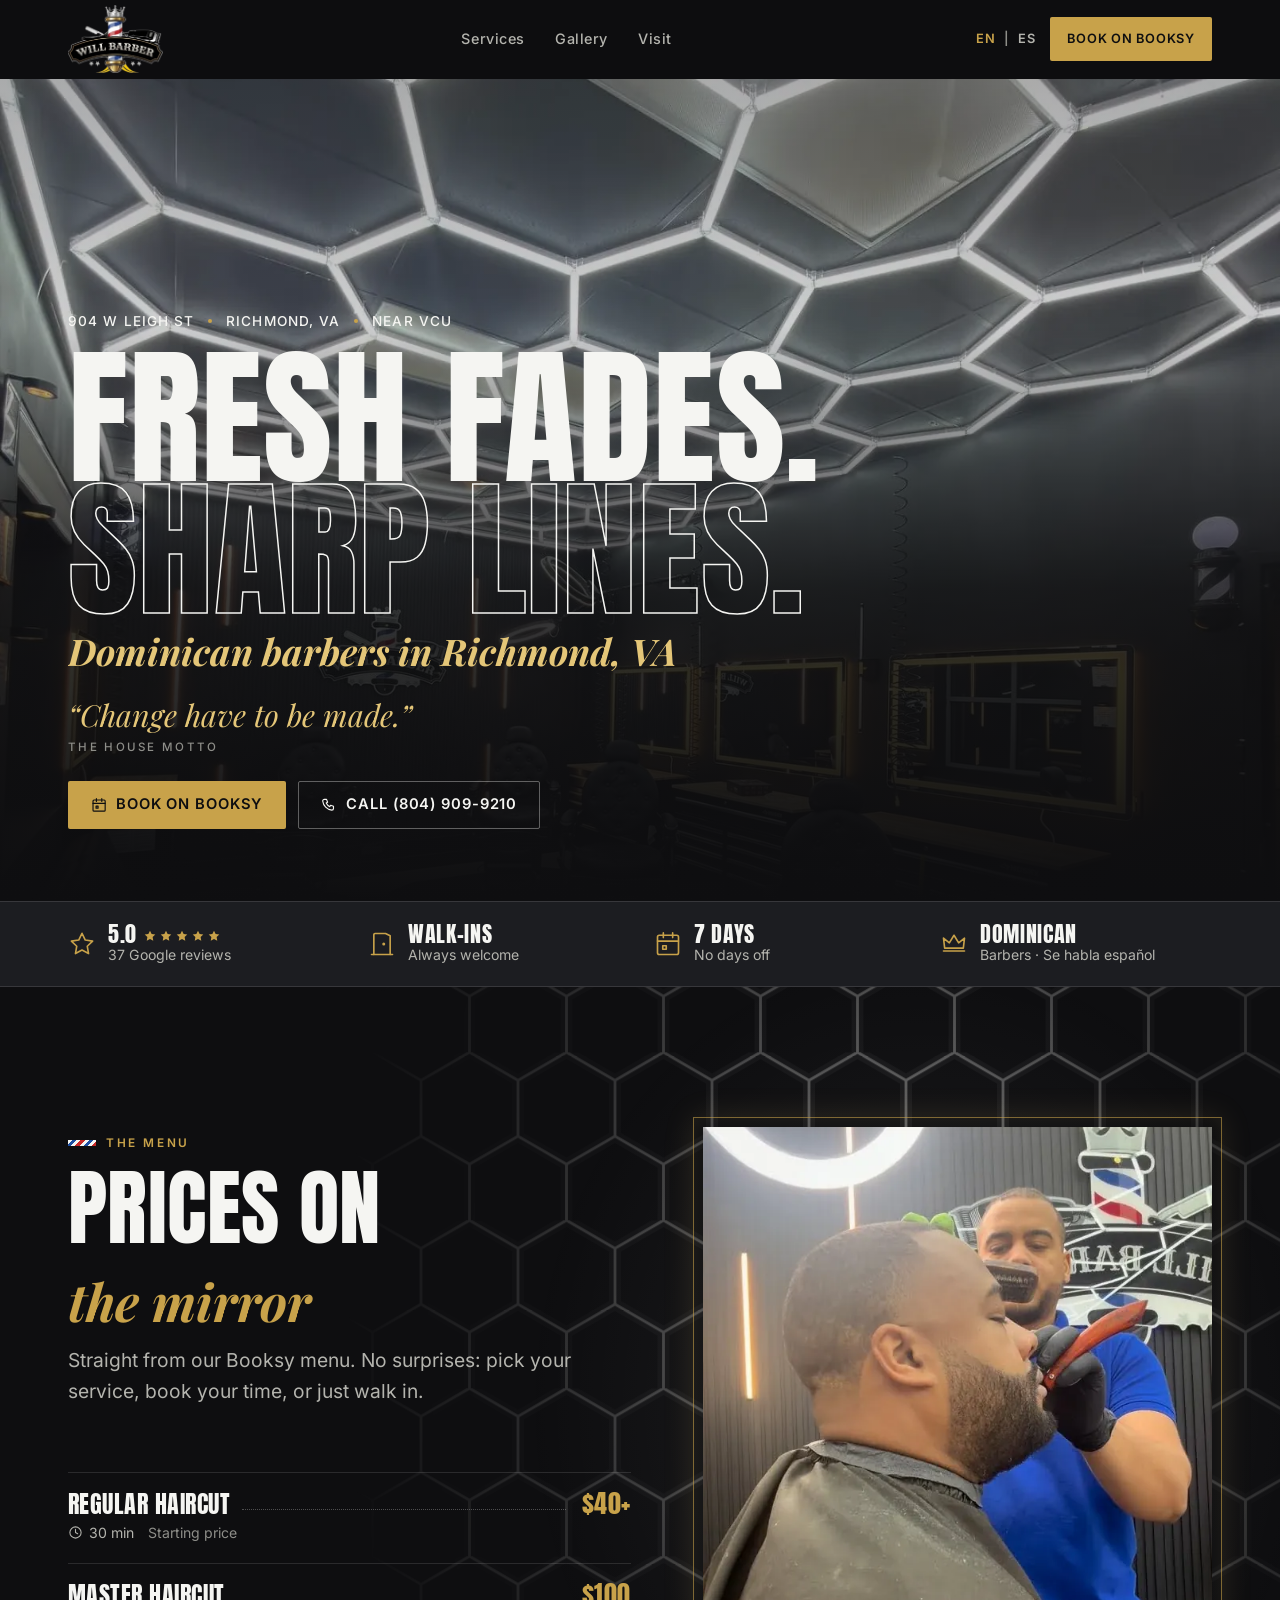
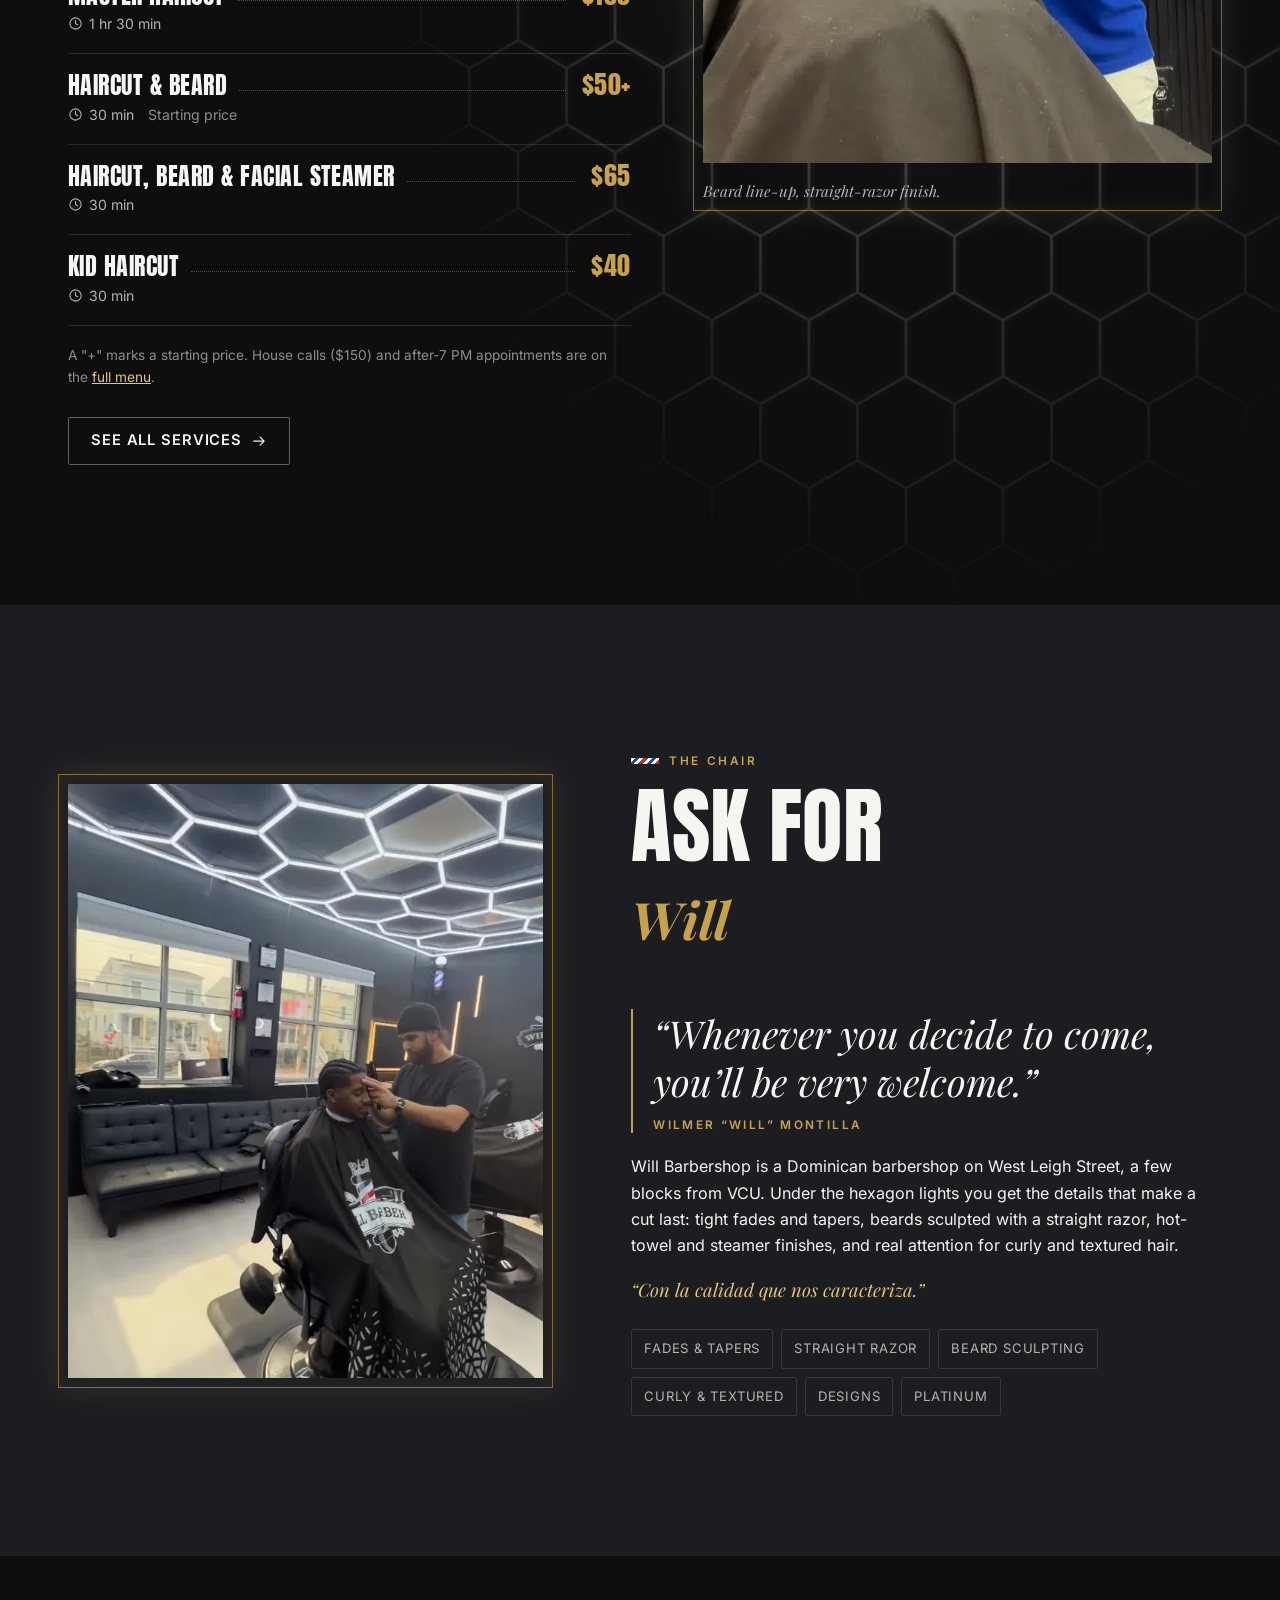
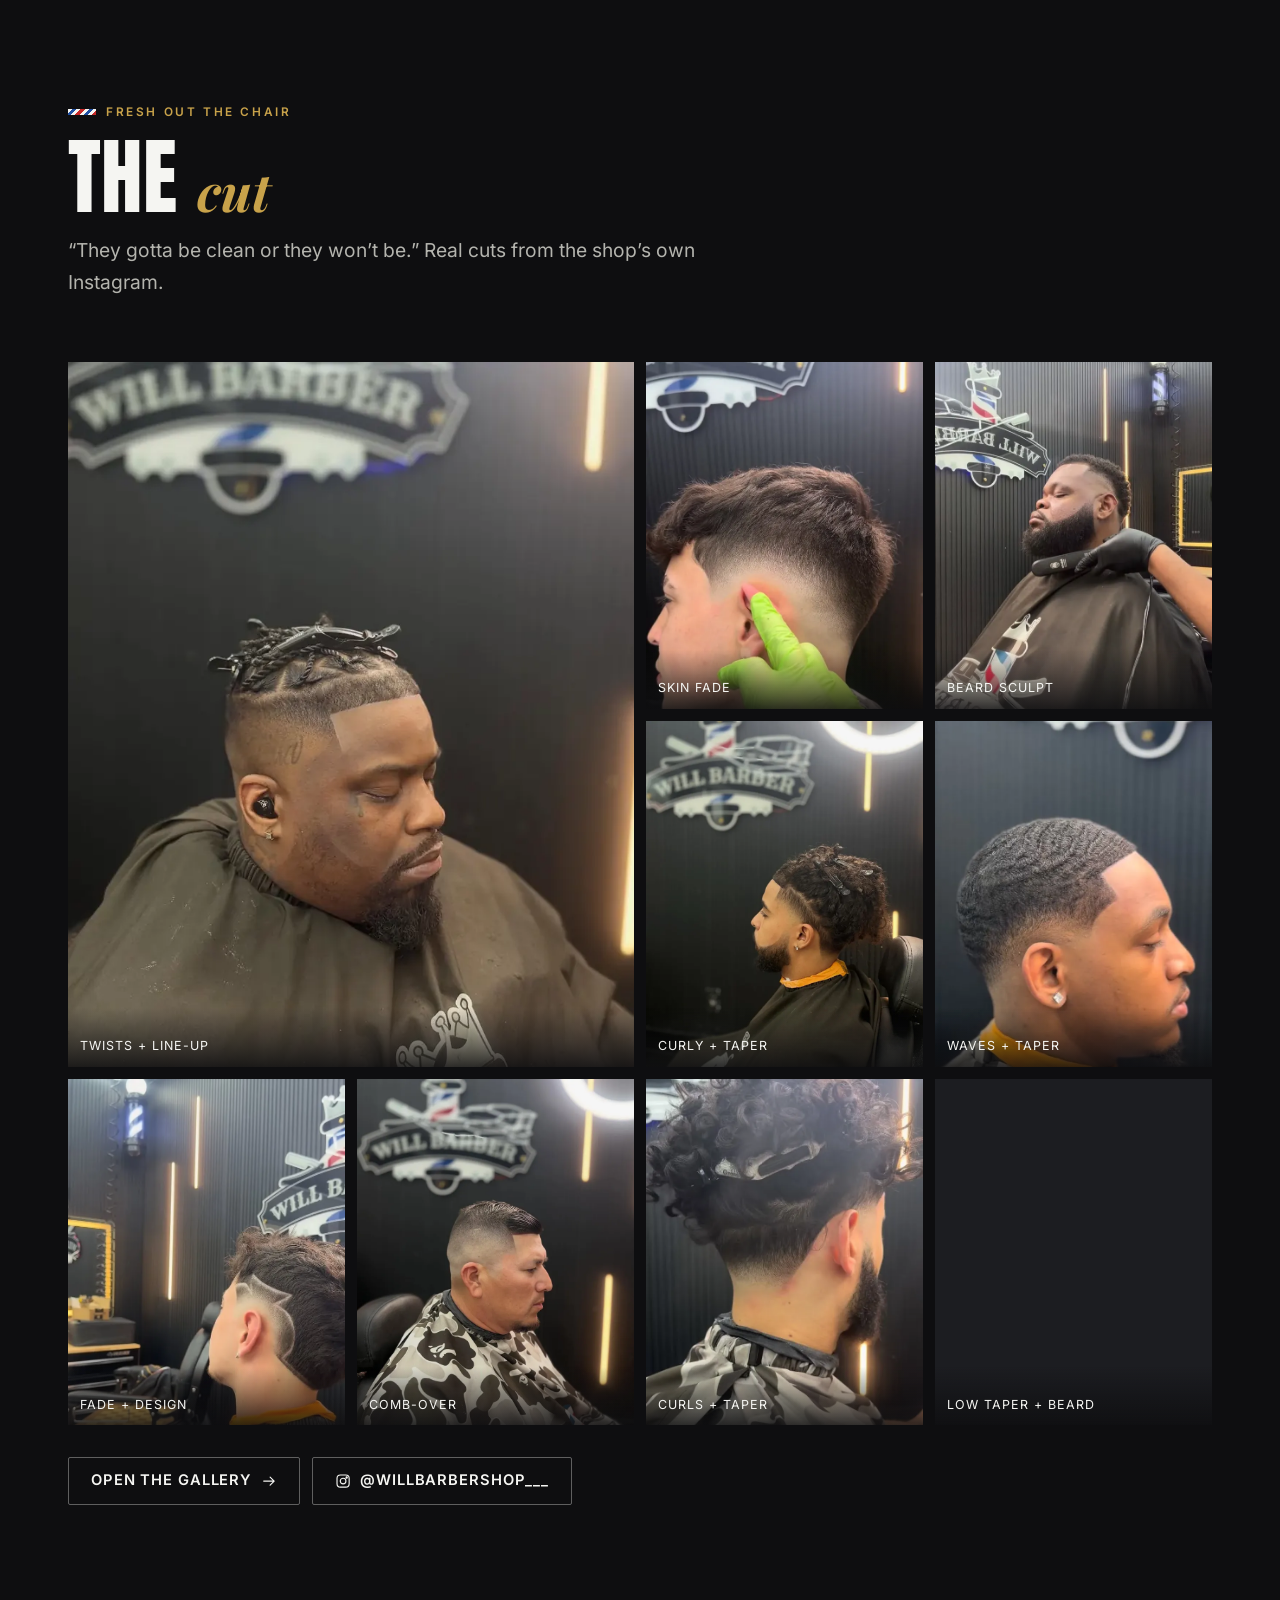
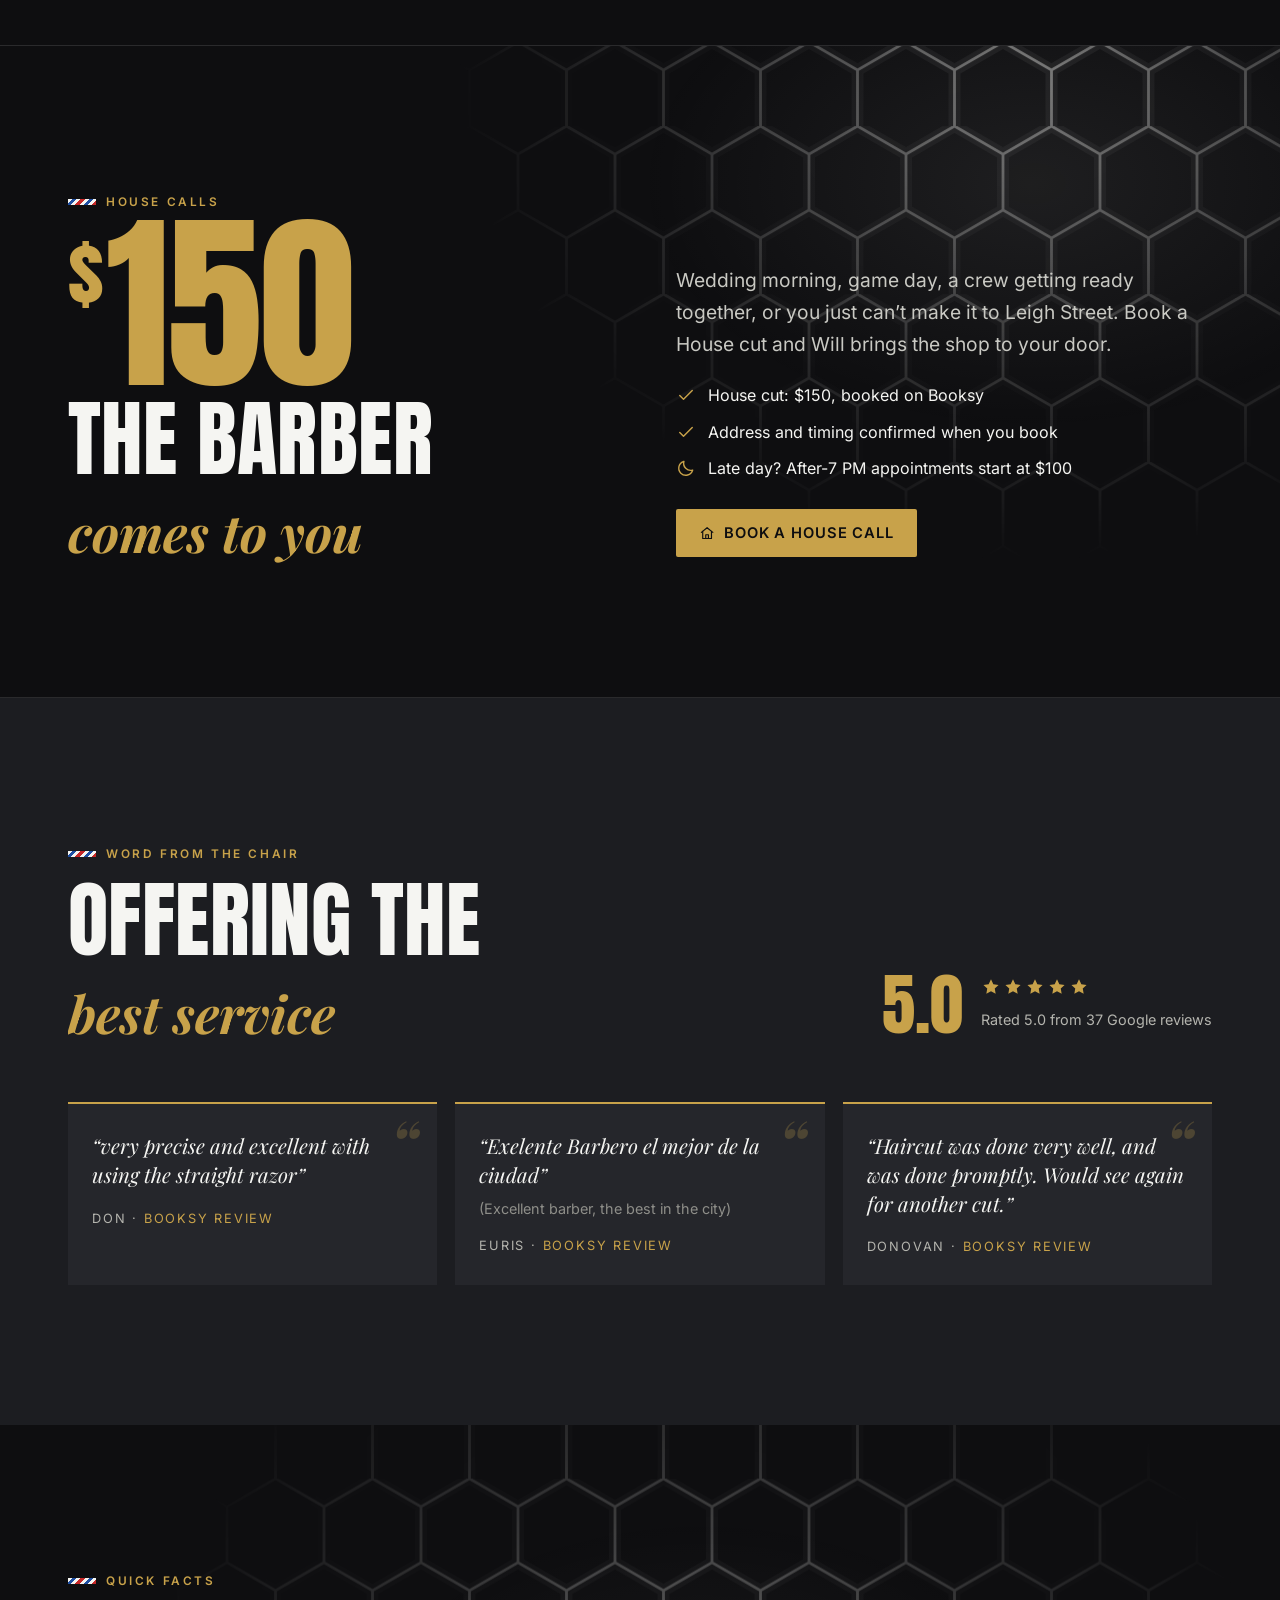
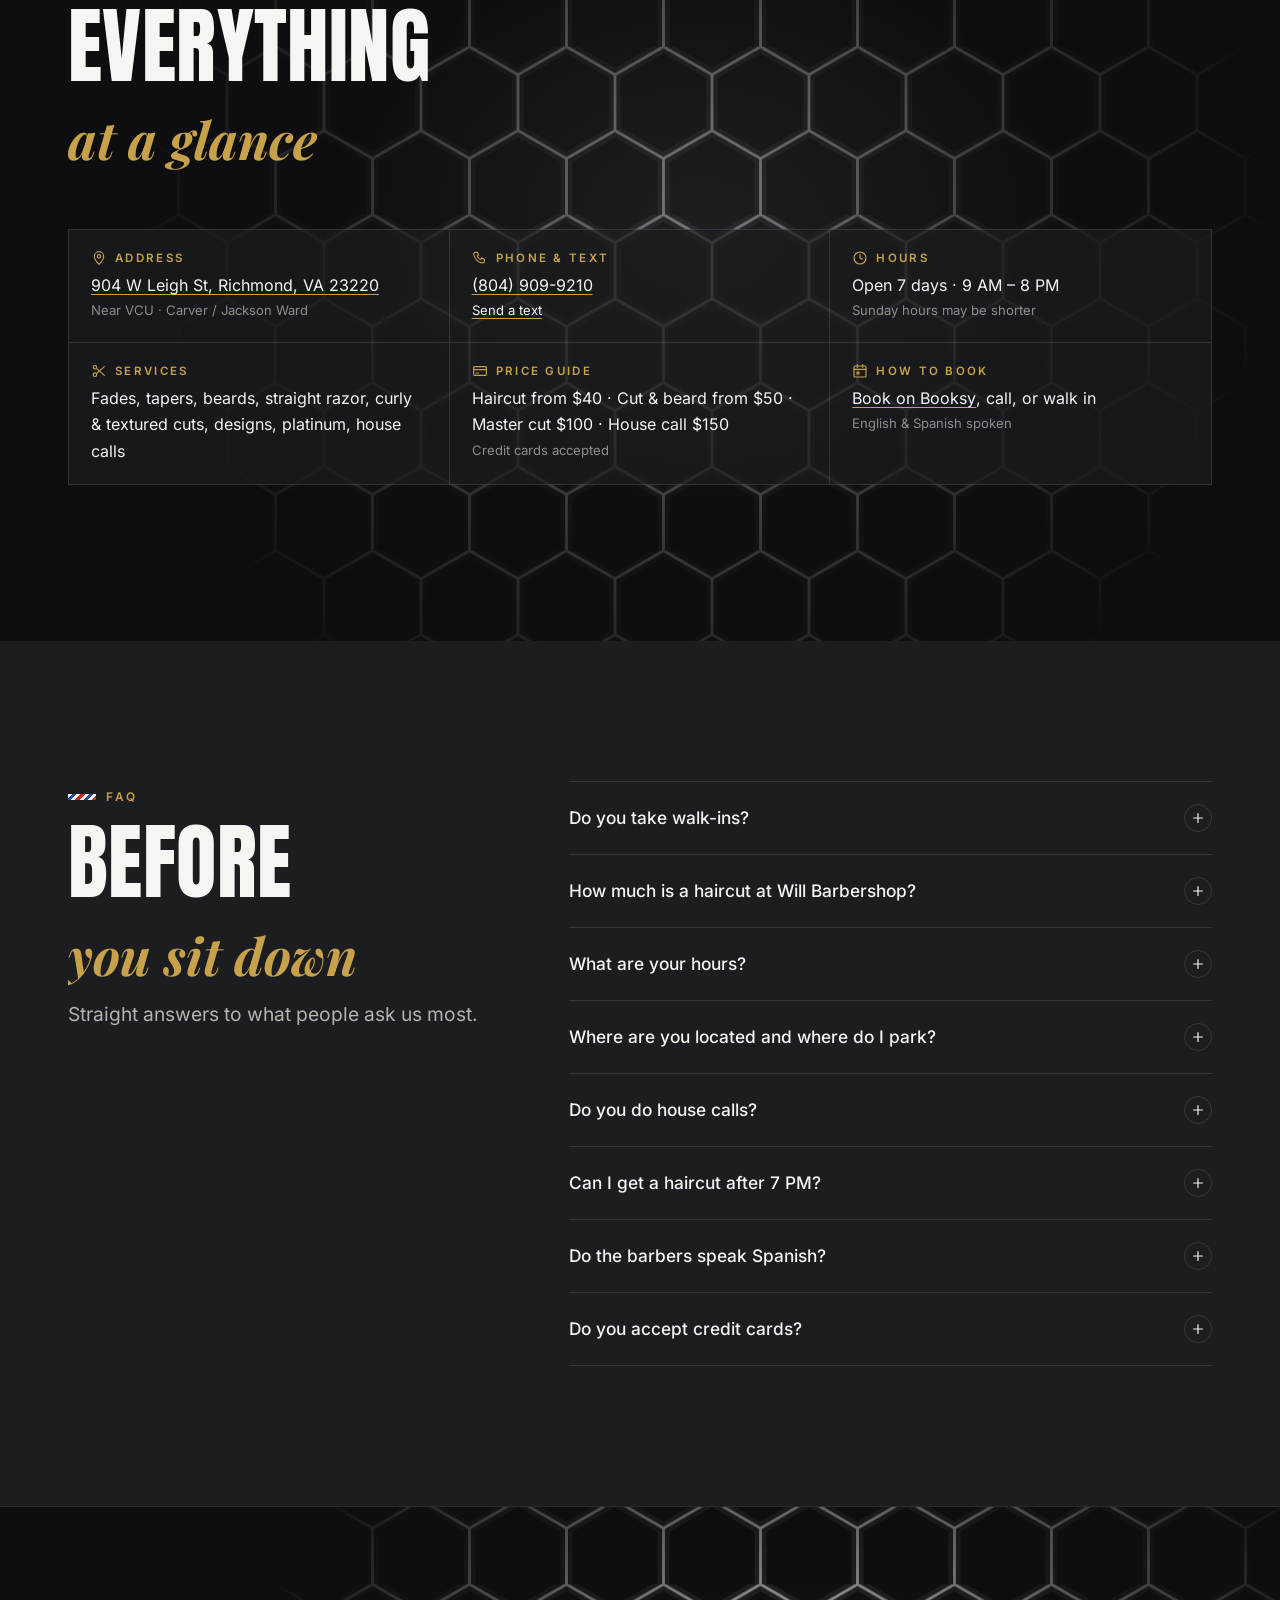
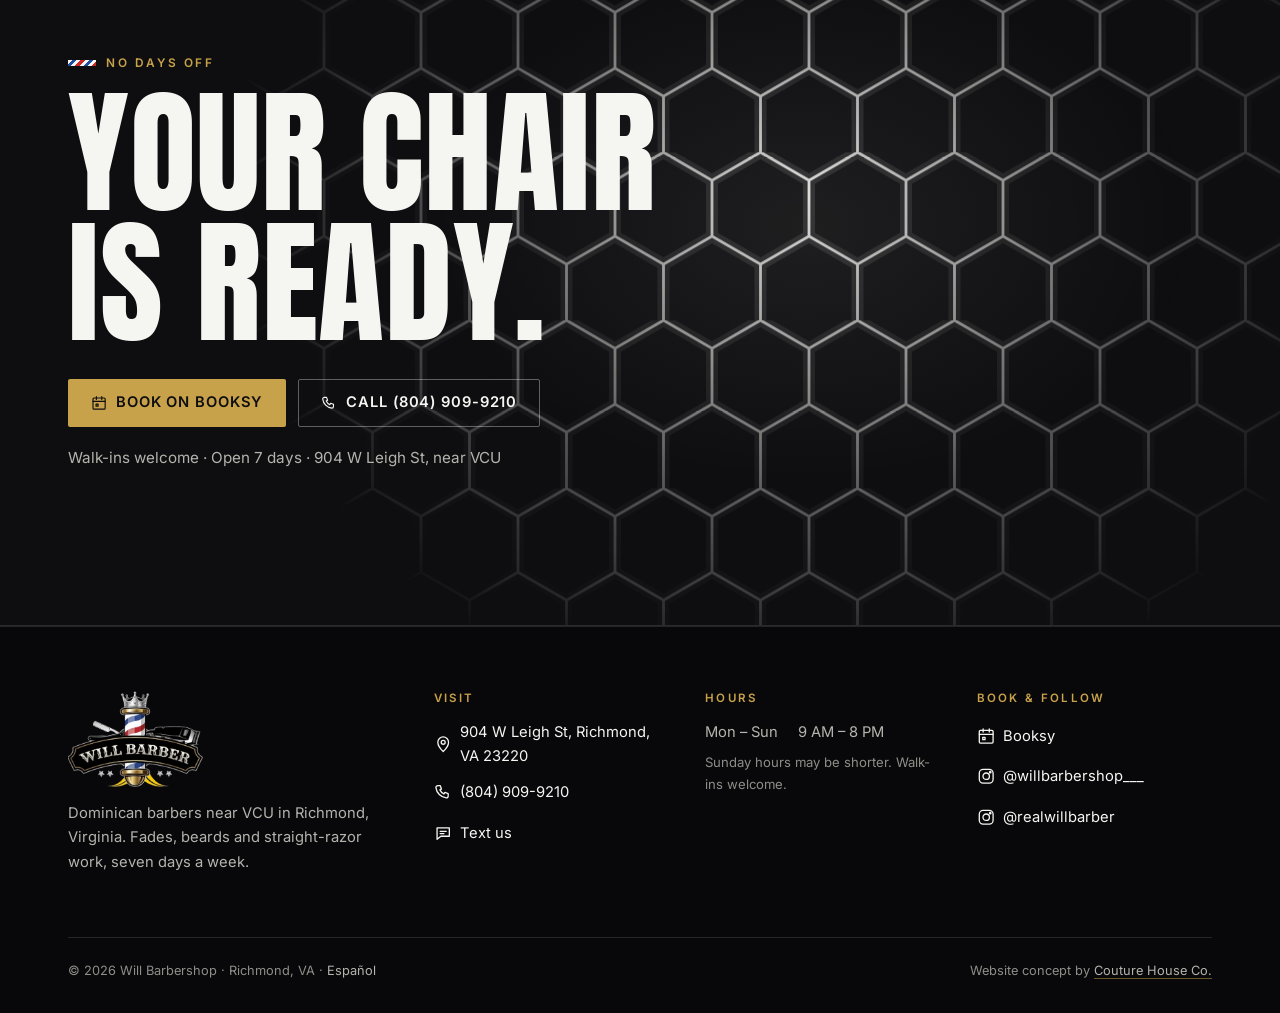
<file: index.html>
<!doctype html>
<html lang="en">
<head>
<meta charset="utf-8">
<meta name="viewport" content="width=device-width, initial-scale=1, viewport-fit=cover">
<title>Will Barbershop | Dominican Barbers, Richmond, VA</title>
<meta name="description" content="Dominican barbershop near VCU at 904 W Leigh St. Fades, beards, straight-razor shaves and house calls. Walk-ins welcome, open 7 days.">
<link rel="canonical" href="https://will-barbershop-site-preview.netlify.app/">
<link rel="alternate" hreflang="en-US" href="https://will-barbershop-site-preview.netlify.app/">
<link rel="alternate" hreflang="es-US" href="https://will-barbershop-site-preview.netlify.app/es/">
<link rel="alternate" hreflang="x-default" href="https://will-barbershop-site-preview.netlify.app/">
<meta name="theme-color" content="#0E0E10">
<meta name="robots" content="index, follow, max-image-preview:large">
<meta property="og:type" content="website">
<meta property="og:site_name" content="Will Barbershop">
<meta property="og:title" content="Will Barbershop | Dominican Barbers, Richmond, VA">
<meta property="og:description" content="Dominican barbershop near VCU at 904 W Leigh St. Fades, beards, straight-razor shaves and house calls. Walk-ins welcome, open 7 days.">
<meta property="og:url" content="https://will-barbershop-site-preview.netlify.app/">
<meta property="og:image" content="https://will-barbershop-site-preview.netlify.app/assets/img/share.jpg">
<meta property="og:image:width" content="1200">
<meta property="og:image:height" content="630">
<meta property="og:image:alt" content="Will Barbershop interior with hexagon LED ceiling and gold-framed mirrors, Richmond, VA">
<meta property="og:locale" content="en_US">
<meta property="og:locale:alternate" content="es_US">
<meta name="twitter:card" content="summary_large_image">
<meta name="twitter:title" content="Will Barbershop | Dominican Barbers, Richmond, VA">
<meta name="twitter:description" content="Dominican barbershop near VCU at 904 W Leigh St. Fades, beards, straight-razor shaves and house calls. Walk-ins welcome, open 7 days.">
<meta name="twitter:image" content="https://will-barbershop-site-preview.netlify.app/assets/img/share.jpg">
<link rel="icon" href="assets/img/favicon.svg" type="image/svg+xml">
<link rel="icon" href="assets/img/favicon-32.png" sizes="32x32" type="image/png">
<link rel="apple-touch-icon" href="assets/img/apple-touch-icon.png">
<link rel="manifest" href="site.webmanifest">
<link rel="preload" href="assets/fonts/anton-latin-400-normal.woff2" as="font" type="font/woff2" crossorigin>
<link rel="preload" href="assets/fonts/inter-latin-wght-normal.woff2" as="font" type="font/woff2" crossorigin>
<link rel="stylesheet" href="assets/css/fonts.css?v=20260930b">
<link rel="stylesheet" href="assets/css/site.css?v=20260930b">
<script>document.documentElement.classList.add('js')</script>
<script src="assets/js/site.js" defer></script>
<script type="application/ld+json">{"@context":"https://schema.org","@type":"BarberShop","@id":"https://will-barbershop-site-preview.netlify.app/#barbershop","name":"Will Barbershop","alternateName":["Will Barber","Will barber"],"description":"Dominican barbershop near VCU in Richmond, VA. Fades, tapers, beard sculpting, straight-razor work, curly and textured cuts, designs and platinum color. Walk-ins welcome, open 7 days.","url":"https://will-barbershop-site-preview.netlify.app/","logo":"https://will-barbershop-site-preview.netlify.app/assets/img/will-barber-logo.png","image":["https://will-barbershop-site-preview.netlify.app/assets/img/share.jpg","https://will-barbershop-site-preview.netlify.app/assets/img/shop-interior-hex-ceiling.webp"],"telephone":"+1-804-909-9210","address":{"@type":"PostalAddress","streetAddress":"904 W Leigh St","addressLocality":"Richmond","addressRegion":"VA","postalCode":"23220","addressCountry":"US"},"openingHoursSpecification":[{"@type":"OpeningHoursSpecification","dayOfWeek":["Monday","Tuesday","Wednesday","Thursday","Friday","Saturday","Sunday"],"opens":"09:00","closes":"20:00"}],"priceRange":"$40-$150","currenciesAccepted":"USD","paymentAccepted":"Cash, Credit Card","areaServed":[{"@type":"City","name":"Richmond, VA"},{"@type":"Place","name":"Virginia Commonwealth University (VCU)"},{"@type":"Place","name":"Jackson Ward"},{"@type":"Place","name":"Carver"}],"knowsLanguage":["en","es"],"founder":{"@type":"Person","name":"Wilmer Montilla","alternateName":"Will","jobTitle":"Barber","sameAs":["https://www.instagram.com/realwillbarber/"]},"employee":{"@type":"Person","name":"Wilmer Montilla","jobTitle":"Barber"},"amenityFeature":[{"@type":"LocationFeatureSpecification","name":"Walk-ins welcome","value":true},{"@type":"LocationFeatureSpecification","name":"Parking space","value":true},{"@type":"LocationFeatureSpecification","name":"Credit cards accepted","value":true},{"@type":"LocationFeatureSpecification","name":"Wheelchair accessible","value":true},{"@type":"LocationFeatureSpecification","name":"Wi-Fi","value":true},{"@type":"LocationFeatureSpecification","name":"Child-friendly","value":true}],"sameAs":["https://www.instagram.com/willbarbershop___/","https://www.instagram.com/realwillbarber/","https://booksy.com/en-us/1359508_will-barber_hair-salon_134575_richmond","https://lantern.llc/b/will-barbershop-richmond/book"],"potentialAction":{"@type":"ReserveAction","target":{"@type":"EntryPoint","urlTemplate":"https://booksy.com/en-us/1359508_will-barber_hair-salon_134575_richmond","actionPlatform":["https://schema.org/DesktopWebPlatform","https://schema.org/MobileWebPlatform"]},"result":{"@type":"Reservation","name":"Barber appointment"}},"hasOfferCatalog":{"@type":"OfferCatalog","name":"Barber services","itemListElement":[{"@type":"Offer","itemOffered":{"@type":"Service","name":"Regular haircut","description":"Fade, taper, scissor work or a classic cut, finished with a clean line-up."},"priceCurrency":"USD","priceSpecification":{"@type":"PriceSpecification","minPrice":40,"priceCurrency":"USD"}},{"@type":"Offer","itemOffered":{"@type":"Service","name":"Regular haircut & face steamer","description":"Your regular cut plus a face steamer to open up and refresh the skin."},"priceCurrency":"USD","price":50},{"@type":"Offer","itemOffered":{"@type":"Service","name":"Master haircut","description":"The long appointment: an hour and a half in the chair for detailed, unhurried work."},"priceCurrency":"USD","price":100},{"@type":"Offer","itemOffered":{"@type":"Service","name":"After 7:00 PM appointment","description":"A cut booked after 7 PM, for when the day runs late."},"priceCurrency":"USD","priceSpecification":{"@type":"PriceSpecification","minPrice":100,"priceCurrency":"USD"}},{"@type":"Offer","itemOffered":{"@type":"Service","name":"Haircut & beard","description":"Cut plus beard shaping and a sharp line-up, with straight-razor edges."},"priceCurrency":"USD","priceSpecification":{"@type":"PriceSpecification","minPrice":50,"priceCurrency":"USD"}},{"@type":"Offer","itemOffered":{"@type":"Service","name":"Haircut, beard & facial steamer","description":"The full treatment: cut, beard work and a face steamer."},"priceCurrency":"USD","price":65},{"@type":"Offer","itemOffered":{"@type":"Service","name":"Kid haircut","description":"Fades, tapers and clean cuts for the young ones."},"priceCurrency":"USD","price":40},{"@type":"Offer","itemOffered":{"@type":"Service","name":"House cut (house call)","description":"Will comes to you. Book it on Booksy and confirm the address and timing."},"priceCurrency":"USD","price":150}]},"aggregateRating":{"@type":"AggregateRating","ratingValue":"5.0","reviewCount":"37","bestRating":"5","worstRating":"1"}}</script>
<script type="application/ld+json">{"@context":"https://schema.org","@type":"WebSite","@id":"https://will-barbershop-site-preview.netlify.app/#website","name":"Will Barbershop","url":"https://will-barbershop-site-preview.netlify.app/","inLanguage":"en-US","publisher":{"@id":"https://will-barbershop-site-preview.netlify.app/#barbershop"}}</script>
<script type="application/ld+json">{"@context":"https://schema.org","@type":"FAQPage","mainEntity":[{"@type":"Question","name":"Do you take walk-ins?","acceptedAnswer":{"@type":"Answer","text":"Yes. Walk-ins are welcome every day. If you want a guaranteed time, book your spot on Booksy before you come."}},{"@type":"Question","name":"How much is a haircut at Will Barbershop?","acceptedAnswer":{"@type":"Answer","text":"A regular haircut starts at $40, haircut and beard starts at $50, and the 90-minute master haircut is $100. Kid haircuts are $40."}},{"@type":"Question","name":"What are your hours?","acceptedAnswer":{"@type":"Answer","text":"We are open seven days a week, 9 AM to 8 PM. Sunday hours can be shorter, so check live availability on Booksy or call (804) 909-9210."}},{"@type":"Question","name":"Where are you located and where do I park?","acceptedAnswer":{"@type":"Answer","text":"904 W Leigh St, Richmond, VA 23220, a few blocks from VCU. The shop lists a parking space on Booksy; if it is taken, use nearby street parking and follow posted signs."}},{"@type":"Question","name":"Do you do house calls?","acceptedAnswer":{"@type":"Answer","text":"Yes. Book the \"House cut\" on Booksy ($150) and Will comes to you."}},{"@type":"Question","name":"Can I get a haircut after 7 PM?","acceptedAnswer":{"@type":"Answer","text":"Yes, by appointment. Booksy has an \"After 7:00 PM\" booking that starts at $100."}},{"@type":"Question","name":"Do the barbers speak Spanish?","acceptedAnswer":{"@type":"Answer","text":"Sí. Will Barbershop is run by Dominican barbers, and you can talk to us in English or Spanish."}},{"@type":"Question","name":"Do you accept credit cards?","acceptedAnswer":{"@type":"Answer","text":"Yes. Credit cards are accepted."}}]}</script>
</head>
<body>
<a class="skip" href="#main">Skip to content</a>
<div class="pole" aria-hidden="true"></div>
<header class="site-header">
  <nav class="wrap nav" aria-label="Main">
    <a class="brand" href="index.html" aria-label="Will Barbershop, home"><img src="assets/img/will-barber-logo-header.webp" width="391" height="279" alt="Will Barber"></a>
    <div class="nav-links"><a href="services.html">Services</a><a href="gallery.html">Gallery</a><a href="visit.html">Visit</a></div>
    <div class="nav-right">
      <div class="lang"><span aria-current="true" lang="en">EN</span><span class="sep" aria-hidden="true">|</span><a href="es/index.html" hreflang="es" lang="es" aria-label="Versión en español">ES</a></div>
      <a class="btn btn-gold btn-sm btn-book" href="https://booksy.com/en-us/1359508_will-barber_hair-salon_134575_richmond" rel="noopener" target="_blank">Book on Booksy</a>
      <button class="menu-btn" type="button" aria-expanded="false" aria-controls="mobile-menu"><span class="sr-only">Menu</span><svg class="i-open" viewBox="0 0 24 24" fill="none" stroke="currentColor" stroke-width="1.8" stroke-linecap="round" aria-hidden="true"><path d="M3.5 7h17M3.5 12h17M3.5 17h11"/></svg><svg class="i-close" viewBox="0 0 24 24" fill="none" stroke="currentColor" stroke-width="1.8" stroke-linecap="round" aria-hidden="true"><path d="M5.5 5.5l13 13M18.5 5.5l-13 13"/></svg></button>
    </div>
  </nav>
</header>
<div class="mobile-menu" id="mobile-menu" hidden>
    <a class="m-link" href="index.html" aria-current="page">Home <small lang="es">Inicio</small></a><a class="m-link" href="services.html">Services <small lang="es">Servicios</small></a><a class="m-link" href="gallery.html">Gallery <small lang="es">Galería</small></a><a class="m-link" href="visit.html">Visit <small lang="es">Visítanos</small></a>
    <a class="btn btn-gold" href="https://booksy.com/en-us/1359508_will-barber_hair-salon_134575_richmond" rel="noopener" target="_blank" style="margin-top:24px"><svg class="icon" viewBox="0 0 24 24" aria-hidden="true" focusable="false"><rect x="3" y="4.5" width="18" height="16.5" rx="1.5"/><path d="M3 9.5h18M8 2.5v4M16 2.5v4M7.5 13.5h3v3h-3z"/></svg>Book on Booksy</a>
    <p class="m-meta">904 W Leigh St, Richmond, VA 23220<br><a href="tel:+18049099210">(804) 909-9210</a> · Walk-ins welcome</p>
</div>
<main id="main">
<section class="hero" aria-labelledby="hero-title">
  <div class="hero-media"><picture><source media="(max-width: 899px)" srcset="assets/img/shop-interior-hex-ceiling-800.webp 800w, assets/img/shop-interior-hex-ceiling.webp 1440w" sizes="100vw" width="1440" height="1920"><img src="assets/img/shop-interior-hex-ceiling-wide.webp" srcset="assets/img/shop-interior-hex-ceiling-wide-800.webp 800w, assets/img/shop-interior-hex-ceiling-wide.webp 1440w" sizes="100vw" width="1440" height="1075" alt="Inside Will Barbershop: hexagon LED ceiling, black slat walls, gold-lit mirrors and leather barber chairs" fetchpriority="high" decoding="async"></picture></div>
  <div class="wrap hero-inner">
    <p class="kicker"><span>904 W Leigh St</span><span class="dot" aria-hidden="true"></span><span>Richmond, VA</span><span class="dot" aria-hidden="true"></span><span>Near VCU</span></p>
    <h1 class="h1 razor" id="hero-title"><span class="cut">Fresh fades.<span class="l2">Sharp lines.</span><span class="by">Dominican barbers in Richmond,&nbsp;VA</span></span></h1>
    <p class="quote-tag">&ldquo;Change have to be made.&rdquo;<small>The house motto</small></p>
    <div class="cta-row">
      <a class="btn btn-gold" href="https://booksy.com/en-us/1359508_will-barber_hair-salon_134575_richmond" rel="noopener" target="_blank"><svg class="icon" viewBox="0 0 24 24" aria-hidden="true" focusable="false"><rect x="3" y="4.5" width="18" height="16.5" rx="1.5"/><path d="M3 9.5h18M8 2.5v4M16 2.5v4M7.5 13.5h3v3h-3z"/></svg>Book on Booksy</a>
      <a class="btn btn-ghost" href="tel:+18049099210"><svg class="icon" viewBox="0 0 24 24" aria-hidden="true" focusable="false"><path d="M5 3.5h3.2l1.6 4.2-2.1 1.3a11 11 0 0 0 5.3 5.3l1.3-2.1 4.2 1.6V17a2.5 2.5 0 0 1-2.5 2.5A15.5 15.5 0 0 1 2.5 6 2.5 2.5 0 0 1 5 3.5z"/></svg>Call (804) 909-9210</a>
    </div>
  </div>
</section>

<section class="trust" aria-label="Highlights">
  <div class="wrap"><ul>
    <li><svg class="icon" viewBox="0 0 24 24" aria-hidden="true" focusable="false"><path d="M12 2.8l2.8 5.8 6.3.9-4.6 4.4 1.1 6.3L12 17.2l-5.6 3 1.1-6.3L2.9 9.5l6.3-.9z"/></svg><span><strong>5.0 <span class="stars" aria-hidden="true"><svg viewBox="0 0 24 24"><path d="M12 2.8l2.8 5.8 6.3.9-4.6 4.4 1.1 6.3L12 17.2l-5.6 3 1.1-6.3L2.9 9.5l6.3-.9z"/></svg><svg viewBox="0 0 24 24"><path d="M12 2.8l2.8 5.8 6.3.9-4.6 4.4 1.1 6.3L12 17.2l-5.6 3 1.1-6.3L2.9 9.5l6.3-.9z"/></svg><svg viewBox="0 0 24 24"><path d="M12 2.8l2.8 5.8 6.3.9-4.6 4.4 1.1 6.3L12 17.2l-5.6 3 1.1-6.3L2.9 9.5l6.3-.9z"/></svg><svg viewBox="0 0 24 24"><path d="M12 2.8l2.8 5.8 6.3.9-4.6 4.4 1.1 6.3L12 17.2l-5.6 3 1.1-6.3L2.9 9.5l6.3-.9z"/></svg><svg viewBox="0 0 24 24"><path d="M12 2.8l2.8 5.8 6.3.9-4.6 4.4 1.1 6.3L12 17.2l-5.6 3 1.1-6.3L2.9 9.5l6.3-.9z"/></svg></span></strong>37 Google reviews</span></li>
    <li><svg class="icon" viewBox="0 0 24 24" aria-hidden="true" focusable="false"><path d="M5 21V4a1 1 0 0 1 1-1h9l4 2v16"/><path d="M3 21h18"/><circle cx="13.5" cy="12" r=".6" fill="currentColor"/></svg><span><strong>Walk-ins</strong>Always welcome</span></li>
    <li><svg class="icon" viewBox="0 0 24 24" aria-hidden="true" focusable="false"><rect x="3" y="4.5" width="18" height="16.5" rx="1.5"/><path d="M3 9.5h18M8 2.5v4M16 2.5v4M7.5 13.5h3v3h-3z"/></svg><span><strong>7 days</strong>No days off</span></li>
    <li><svg class="icon" viewBox="0 0 24 24" aria-hidden="true" focusable="false"><path d="M3 18h18M4 15.5 3 7l5 4 4-6.5 4 6.5 5-4-1 8.5z"/></svg><span><strong>Dominican</strong>Barbers · Se habla español</span></li>
  </ul></div>
</section>

<section class="section" aria-labelledby="menu-title">
  <div class="hexfield dim" aria-hidden="true"></div>
  <div class="wrap split">
    <div>
      <div class="sec-head"><p class="eyebrow">The menu</p><h2 class="h2 razor" id="menu-title"><span class="cut">Prices on<br><em>the mirror</em></span></h2><p class="lead rise">Straight from our Booksy menu. No surprises: pick your service, book your time, or just walk in.</p></div>
      <div class="rise"><ul class="board"><li><span class="nm">Regular haircut</span><span class="pr">$40+</span><span class="meta"><span class="dur"><svg class="icon" viewBox="0 0 24 24" aria-hidden="true" focusable="false"><circle cx="12" cy="12" r="9"/><path d="M12 7v5l3.5 2"/></svg>30 min</span><span>Starting price</span></span></li><li><span class="nm">Master haircut</span><span class="pr">$100</span><span class="meta"><span class="dur"><svg class="icon" viewBox="0 0 24 24" aria-hidden="true" focusable="false"><circle cx="12" cy="12" r="9"/><path d="M12 7v5l3.5 2"/></svg>1 hr 30 min</span></span></li><li><span class="nm">Haircut & beard</span><span class="pr">$50+</span><span class="meta"><span class="dur"><svg class="icon" viewBox="0 0 24 24" aria-hidden="true" focusable="false"><circle cx="12" cy="12" r="9"/><path d="M12 7v5l3.5 2"/></svg>30 min</span><span>Starting price</span></span></li><li><span class="nm">Haircut, beard & facial steamer</span><span class="pr">$65</span><span class="meta"><span class="dur"><svg class="icon" viewBox="0 0 24 24" aria-hidden="true" focusable="false"><circle cx="12" cy="12" r="9"/><path d="M12 7v5l3.5 2"/></svg>30 min</span></span></li><li><span class="nm">Kid haircut</span><span class="pr">$40</span><span class="meta"><span class="dur"><svg class="icon" viewBox="0 0 24 24" aria-hidden="true" focusable="false"><circle cx="12" cy="12" r="9"/><path d="M12 7v5l3.5 2"/></svg>30 min</span></span></li></ul></div>
      <p class="fine">A "+" marks a starting price. House calls ($150) and after-7 PM appointments are on the <a href="services.html">full menu</a>.</p>
      <div class="cta-row" style="margin-top:28px"><a class="btn btn-ghost" href="services.html">See all services<svg class="icon" viewBox="0 0 24 24" aria-hidden="true" focusable="false"><path d="M4 12h15M13.5 6l6 6-6 6"/></svg></a></div>
    </div>
    <figure class="frame rise"><div class="ph"><img src="assets/img/beard-lineup-trimmer.webp" width="640" height="1023" alt="Will Barbershop barber lining up a client’s beard with a trimmer" loading="lazy" decoding="async"></div><figcaption>Beard line-up, straight-razor finish.</figcaption></figure>
  </div>
</section>

<section class="section section-alt" aria-labelledby="chair-title">
  <div class="wrap about-grid">
    <figure class="frame rise"><div class="ph"><img src="assets/img/barber-at-work-window.webp" width="640" height="1023" alt="Barber working on a client’s braids and line-up at a Will Barbershop chair by the front window" loading="lazy" decoding="async"></div></figure>
    <div>
      <div class="sec-head"><p class="eyebrow">The chair</p><h2 class="h2 razor" id="chair-title"><span class="cut">Ask for<br><em>Will</em></span></h2></div>
      <blockquote class="pull rise"><p style="margin:0">“Whenever you decide to come, you’ll be very welcome.”</p><cite>Wilmer “Will” Montilla</cite></blockquote>
      <p class="rise">Will Barbershop is a Dominican barbershop on West Leigh Street, a few blocks from VCU. Under the hexagon lights you get the details that make a cut last: tight fades and tapers, beards sculpted with a straight razor, hot-towel and steamer finishes, and real attention for curly and textured hair.</p>
      <p class="rise" lang="es" style="color:var(--gold-2);font-family:var(--serif);font-style:italic;font-size:1.15rem">“Con la calidad que nos caracteriza.”</p>
      <ul class="chips rise">
        <li>Fades & tapers</li><li>Straight razor</li><li>Beard sculpting</li><li>Curly & textured</li><li>Designs</li><li>Platinum</li>
      </ul>
    </div>
  </div>
</section>

<section class="section" aria-labelledby="gal-title">
  <div class="wrap">
    <div class="sec-head"><p class="eyebrow">Fresh out the chair</p><h2 class="h2 razor" id="gal-title"><span class="cut">The <em>cut</em></span></h2><p class="lead rise">“They gotta be clean or they won’t be.” Real cuts from the shop’s own Instagram.</p></div>
    <div class="mosaic"><figure class="sharpen big"><img src="assets/img/twists-lineup-beard.webp" srcset="assets/img/twists-lineup-beard-800.webp 800w, assets/img/twists-lineup-beard.webp 1440w" sizes="(min-width: 900px) 50vw, 50vw" width="1440" height="1728" alt="Twists with a razor-sharp line-up and beard" loading="lazy" decoding="async"><figcaption>Twists + line-up</figcaption></figure><figure class="sharpen "><img src="assets/img/skin-fade-detail.webp" width="640" height="966" alt="Close-up of a skin fade blended above the ear" loading="lazy" decoding="async"><figcaption>Skin fade</figcaption></figure><figure class="sharpen "><img src="assets/img/beard-sculpt-full.webp" width="640" height="1022" alt="Full beard sculpted and lined up in the chair" loading="lazy" decoding="async"><figcaption>Beard sculpt</figcaption></figure><figure class="sharpen "><img src="assets/img/curly-mid-taper-side.webp" srcset="assets/img/curly-mid-taper-side-800.webp 800w, assets/img/curly-mid-taper-side.webp 1440w" sizes="(min-width: 900px) 25vw, 50vw" width="1440" height="1767" alt="Curly top with a mid taper and clean edges, side view" loading="lazy" decoding="async"><figcaption>Curly + taper</figcaption></figure><figure class="sharpen "><img src="assets/img/waves-taper-lineup.webp" width="640" height="999" alt="360 waves with a low taper and sharp line-up" loading="lazy" decoding="async"><figcaption>Waves + taper</figcaption></figure><figure class="sharpen "><img src="assets/img/fade-with-design.webp" width="640" height="909" alt="Skin fade with a shaved design" loading="lazy" decoding="async"><figcaption>Fade + design</figcaption></figure><figure class="sharpen "><img src="assets/img/comb-over-skin-fade.webp" srcset="assets/img/comb-over-skin-fade-800.webp 800w, assets/img/comb-over-skin-fade.webp 1440w" sizes="(min-width: 900px) 25vw, 50vw" width="1440" height="1767" alt="Comb-over with a skin fade and hard part" loading="lazy" decoding="async"><figcaption>Comb-over</figcaption></figure><figure class="sharpen "><img src="assets/img/curly-top-taper-nape.webp" width="640" height="1022" alt="Loose curly top with a tapered nape, back view" loading="lazy" decoding="async"><figcaption>Curls + taper</figcaption></figure><figure class="sharpen "><img src="assets/img/low-taper-beard-profile.webp" srcset="assets/img/low-taper-beard-profile-800.webp 800w, assets/img/low-taper-beard-profile.webp 1440w" sizes="(min-width: 900px) 25vw, 50vw" width="1440" height="1728" alt="Low taper with a lined-up beard, profile view" loading="lazy" decoding="async"><figcaption>Low taper + beard</figcaption></figure></div>
    <div class="cta-row" style="margin-top:32px"><a class="btn btn-ghost" href="gallery.html">Open the gallery<svg class="icon" viewBox="0 0 24 24" aria-hidden="true" focusable="false"><path d="M4 12h15M13.5 6l6 6-6 6"/></svg></a><a class="btn btn-ghost" href="https://www.instagram.com/willbarbershop___/" rel="noopener" target="_blank"><svg class="icon" viewBox="0 0 24 24" aria-hidden="true" focusable="false"><rect x="3" y="3" width="18" height="18" rx="5"/><circle cx="12" cy="12" r="4.2"/><circle cx="17.3" cy="6.7" r=".9" fill="currentColor"/></svg>@willbarbershop___</a></div>
  </div>
</section>

<section class="section band" aria-labelledby="house-title">
  <div class="hexfield dim" aria-hidden="true"></div>
  <div class="wrap band-grid">
    <div>
      <p class="eyebrow">House calls</p>
      <p class="price-xl rise" aria-hidden="true"><sup>$</sup>150</p>
      <h2 class="h2 razor" id="house-title"><span class="cut">The barber<br><em>comes to you</em></span></h2>
    </div>
    <div class="rise">
      <p class="lead">Wedding morning, game day, a crew getting ready together, or you just can’t make it to Leigh Street. Book a House cut and Will brings the shop to your door.</p>
      <ul class="ticks">
        <li><svg class="icon" viewBox="0 0 24 24" aria-hidden="true" focusable="false"><path d="M4.5 12.5l4.5 4.5L19.5 6.5"/></svg><span>House cut: $150, booked on Booksy</span></li>
        <li><svg class="icon" viewBox="0 0 24 24" aria-hidden="true" focusable="false"><path d="M4.5 12.5l4.5 4.5L19.5 6.5"/></svg><span>Address and timing confirmed when you book</span></li>
        <li><svg class="icon" viewBox="0 0 24 24" aria-hidden="true" focusable="false"><path d="M20 14.5A8.5 8.5 0 0 1 9.5 4a8.5 8.5 0 1 0 10.5 10.5z"/></svg><span>Late day? After-7 PM appointments start at $100</span></li>
      </ul>
      <a class="btn btn-gold" href="https://booksy.com/en-us/1359508_will-barber_hair-salon_134575_richmond" rel="noopener" target="_blank"><svg class="icon" viewBox="0 0 24 24" aria-hidden="true" focusable="false"><path d="M3.5 11 12 4l8.5 7"/><path d="M5.5 9.5V20h13V9.5M10 20v-5.5h4V20"/></svg>Book a house call</a>
    </div>
  </div>
</section>

<section class="section section-alt" aria-labelledby="rev-title">
  <div class="wrap">
    <div class="rev-top"><div class="sec-head"><p class="eyebrow">Word from the chair</p><h2 class="h2 razor" id="rev-title"><span class="cut">Offering the<br><em>best service</em></span></h2></div>
    <div class="rating-big rise"><b>5.0</b><div><span class="stars" aria-hidden="true"><svg viewBox="0 0 24 24"><path d="M12 2.8l2.8 5.8 6.3.9-4.6 4.4 1.1 6.3L12 17.2l-5.6 3 1.1-6.3L2.9 9.5l6.3-.9z"/></svg><svg viewBox="0 0 24 24"><path d="M12 2.8l2.8 5.8 6.3.9-4.6 4.4 1.1 6.3L12 17.2l-5.6 3 1.1-6.3L2.9 9.5l6.3-.9z"/></svg><svg viewBox="0 0 24 24"><path d="M12 2.8l2.8 5.8 6.3.9-4.6 4.4 1.1 6.3L12 17.2l-5.6 3 1.1-6.3L2.9 9.5l6.3-.9z"/></svg><svg viewBox="0 0 24 24"><path d="M12 2.8l2.8 5.8 6.3.9-4.6 4.4 1.1 6.3L12 17.2l-5.6 3 1.1-6.3L2.9 9.5l6.3-.9z"/></svg><svg viewBox="0 0 24 24"><path d="M12 2.8l2.8 5.8 6.3.9-4.6 4.4 1.1 6.3L12 17.2l-5.6 3 1.1-6.3L2.9 9.5l6.3-.9z"/></svg></span><p>Rated 5.0 from 37 Google reviews</p></div></div></div>
    <div class="reviews"><figure class="review rise"><span class="qm" aria-hidden="true">&ldquo;</span><blockquote><p style="margin:0" lang="en">&ldquo;very precise and excellent with using the straight razor&rdquo;</p></blockquote><figcaption>Don · <span>Booksy review</span></figcaption></figure><figure class="review rise"><span class="qm" aria-hidden="true">&ldquo;</span><blockquote><p style="margin:0" lang="es">&ldquo;Exelente Barbero el mejor de la ciudad&rdquo;</p><p style="margin:10px 0 0;font:400 .9rem var(--sans);color:var(--dim)">(Excellent barber, the best in the city)</p></blockquote><figcaption>Euris · <span>Booksy review</span></figcaption></figure><figure class="review rise"><span class="qm" aria-hidden="true">&ldquo;</span><blockquote><p style="margin:0" lang="en">&ldquo;Haircut was done very well, and was done promptly. Would see again for another cut.&rdquo;</p></blockquote><figcaption>Donovan · <span>Booksy review</span></figcaption></figure></div>
  </div>
</section>

<section class="section" aria-labelledby="facts-title">
  <div class="hexfield dim" aria-hidden="true"></div>
  <div class="wrap">
    <div class="sec-head"><p class="eyebrow">Quick facts</p><h2 class="h2 razor" id="facts-title"><span class="cut">Everything<br><em>at a glance</em></span></h2></div>
    <dl class="facts rise">
  <div><dt><svg class="icon" viewBox="0 0 24 24" aria-hidden="true" focusable="false"><path d="M12 21.5s-7-6.3-7-12a7 7 0 0 1 14 0c0 5.7-7 12-7 12z"/><circle cx="12" cy="9.5" r="2.6"/></svg>Address</dt><dd><a href="https://www.google.com/maps/search/?api=1&query=Will+Barbershop+904+W+Leigh+St+Richmond+VA+23220" rel="noopener" target="_blank">904 W Leigh St, Richmond, VA 23220</a><small>Near VCU · Carver / Jackson Ward</small></dd></div>
  <div><dt><svg class="icon" viewBox="0 0 24 24" aria-hidden="true" focusable="false"><path d="M5 3.5h3.2l1.6 4.2-2.1 1.3a11 11 0 0 0 5.3 5.3l1.3-2.1 4.2 1.6V17a2.5 2.5 0 0 1-2.5 2.5A15.5 15.5 0 0 1 2.5 6 2.5 2.5 0 0 1 5 3.5z"/></svg>Phone & text</dt><dd><a href="tel:+18049099210">(804) 909-9210</a><small><a href="sms:+18049099210">Send a text</a></small></dd></div>
  <div><dt><svg class="icon" viewBox="0 0 24 24" aria-hidden="true" focusable="false"><circle cx="12" cy="12" r="9"/><path d="M12 7v5l3.5 2"/></svg>Hours</dt><dd>Open 7 days · 9 AM – 8 PM<small>Sunday hours may be shorter</small></dd></div>
  <div><dt><svg class="icon" viewBox="0 0 24 24" aria-hidden="true" focusable="false"><circle cx="6" cy="6.5" r="2.6"/><circle cx="6" cy="17.5" r="2.6"/><path d="M8.2 8 20 18.5M8.2 16 20 5.5"/></svg>Services</dt><dd>Fades, tapers, beards, straight razor, curly & textured cuts, designs, platinum, house calls</dd></div>
  <div><dt><svg class="icon" viewBox="0 0 24 24" aria-hidden="true" focusable="false"><rect x="2.5" y="5.5" width="19" height="13" rx="1.5"/><path d="M2.5 10h19M6 15h4"/></svg>Price guide</dt><dd>Haircut from $40 · Cut & beard from $50 · Master cut $100 · House call $150<small>Credit cards accepted</small></dd></div>
  <div><dt><svg class="icon" viewBox="0 0 24 24" aria-hidden="true" focusable="false"><rect x="3" y="4.5" width="18" height="16.5" rx="1.5"/><path d="M3 9.5h18M8 2.5v4M16 2.5v4M7.5 13.5h3v3h-3z"/></svg>How to book</dt><dd><a href="https://booksy.com/en-us/1359508_will-barber_hair-salon_134575_richmond" rel="noopener" target="_blank">Book on Booksy</a>, call, or walk in<small>English & Spanish spoken</small></dd></div>
</dl>
  </div>
</section>

<section class="section section-alt" aria-labelledby="faq-title">
  <div class="wrap faq-wrap">
    <div class="sec-head"><p class="eyebrow">FAQ</p><h2 class="h2 razor" id="faq-title"><span class="cut">Before<br><em>you sit down</em></span></h2><p class="lead rise">Straight answers to what people ask us most.</p></div>
    <div class="faq"><details><summary>Do you take walk-ins?<span class="pm" aria-hidden="true"><svg viewBox="0 0 24 24" fill="none" stroke="currentColor" stroke-width="2" stroke-linecap="round"><path d="M12 4.5v15M4.5 12h15"/></svg></span></summary><p>Yes. Walk-ins are welcome every day. If you want a guaranteed time, book your spot on Booksy before you come.</p></details><details><summary>How much is a haircut at Will Barbershop?<span class="pm" aria-hidden="true"><svg viewBox="0 0 24 24" fill="none" stroke="currentColor" stroke-width="2" stroke-linecap="round"><path d="M12 4.5v15M4.5 12h15"/></svg></span></summary><p>A regular haircut starts at $40, haircut and beard starts at $50, and the 90-minute master haircut is $100. Kid haircuts are $40.</p></details><details><summary>What are your hours?<span class="pm" aria-hidden="true"><svg viewBox="0 0 24 24" fill="none" stroke="currentColor" stroke-width="2" stroke-linecap="round"><path d="M12 4.5v15M4.5 12h15"/></svg></span></summary><p>We are open seven days a week, 9 AM to 8 PM. Sunday hours can be shorter, so check live availability on Booksy or call (804) 909-9210.</p></details><details><summary>Where are you located and where do I park?<span class="pm" aria-hidden="true"><svg viewBox="0 0 24 24" fill="none" stroke="currentColor" stroke-width="2" stroke-linecap="round"><path d="M12 4.5v15M4.5 12h15"/></svg></span></summary><p>904 W Leigh St, Richmond, VA 23220, a few blocks from VCU. The shop lists a parking space on Booksy; if it is taken, use nearby street parking and follow posted signs.</p></details><details><summary>Do you do house calls?<span class="pm" aria-hidden="true"><svg viewBox="0 0 24 24" fill="none" stroke="currentColor" stroke-width="2" stroke-linecap="round"><path d="M12 4.5v15M4.5 12h15"/></svg></span></summary><p>Yes. Book the "House cut" on Booksy ($150) and Will comes to you.</p></details><details><summary>Can I get a haircut after 7 PM?<span class="pm" aria-hidden="true"><svg viewBox="0 0 24 24" fill="none" stroke="currentColor" stroke-width="2" stroke-linecap="round"><path d="M12 4.5v15M4.5 12h15"/></svg></span></summary><p>Yes, by appointment. Booksy has an "After 7:00 PM" booking that starts at $100.</p></details><details><summary>Do the barbers speak Spanish?<span class="pm" aria-hidden="true"><svg viewBox="0 0 24 24" fill="none" stroke="currentColor" stroke-width="2" stroke-linecap="round"><path d="M12 4.5v15M4.5 12h15"/></svg></span></summary><p>Sí. Will Barbershop is run by Dominican barbers, and you can talk to us in English or Spanish.</p></details><details><summary>Do you accept credit cards?<span class="pm" aria-hidden="true"><svg viewBox="0 0 24 24" fill="none" stroke="currentColor" stroke-width="2" stroke-linecap="round"><path d="M12 4.5v15M4.5 12h15"/></svg></span></summary><p>Yes. Credit cards are accepted.</p></details></div>
  </div>
</section>

<section class="section band cta-final" aria-labelledby="cta-title">
  <div class="hexfield " aria-hidden="true"></div>
  <div class="wrap">
    <p class="eyebrow">No days off</p>
    <h2 class="h2 razor" id="cta-title"><span class="cut">Your chair<br>is ready.</span></h2>
    <div class="cta-row rise">
      <a class="btn btn-gold" href="https://booksy.com/en-us/1359508_will-barber_hair-salon_134575_richmond" rel="noopener" target="_blank"><svg class="icon" viewBox="0 0 24 24" aria-hidden="true" focusable="false"><rect x="3" y="4.5" width="18" height="16.5" rx="1.5"/><path d="M3 9.5h18M8 2.5v4M16 2.5v4M7.5 13.5h3v3h-3z"/></svg>Book on Booksy</a>
      <a class="btn btn-ghost" href="tel:+18049099210"><svg class="icon" viewBox="0 0 24 24" aria-hidden="true" focusable="false"><path d="M5 3.5h3.2l1.6 4.2-2.1 1.3a11 11 0 0 0 5.3 5.3l1.3-2.1 4.2 1.6V17a2.5 2.5 0 0 1-2.5 2.5A15.5 15.5 0 0 1 2.5 6 2.5 2.5 0 0 1 5 3.5z"/></svg>Call (804) 909-9210</a>
    </div>
    <p class="note rise">Walk-ins welcome · Open 7 days · 904 W Leigh St, near VCU</p>
  </div>
</section>
</main>
<footer class="site-footer">
  <div class="wrap">
    <div class="foot-grid">
      <div class="foot-brand">
        <a class="brand" href="index.html" aria-label="Will Barbershop, home"><img src="assets/img/will-barber-logo-header.webp" width="391" height="279" alt="Will Barber"></a>
        <p>Dominican barbers near VCU in Richmond, Virginia. Fades, beards and straight-razor work, seven days a week.</p>
      </div>
      <div>
        <h2>Visit</h2>
        <ul>
          <li><a href="https://www.google.com/maps/search/?api=1&query=Will+Barbershop+904+W+Leigh+St+Richmond+VA+23220" rel="noopener" target="_blank"><svg class="icon" viewBox="0 0 24 24" aria-hidden="true" focusable="false"><path d="M12 21.5s-7-6.3-7-12a7 7 0 0 1 14 0c0 5.7-7 12-7 12z"/><circle cx="12" cy="9.5" r="2.6"/></svg>904 W Leigh St, Richmond, VA 23220</a></li>
          <li><a href="tel:+18049099210"><svg class="icon" viewBox="0 0 24 24" aria-hidden="true" focusable="false"><path d="M5 3.5h3.2l1.6 4.2-2.1 1.3a11 11 0 0 0 5.3 5.3l1.3-2.1 4.2 1.6V17a2.5 2.5 0 0 1-2.5 2.5A15.5 15.5 0 0 1 2.5 6 2.5 2.5 0 0 1 5 3.5z"/></svg>(804) 909-9210</a></li>
          <li><a href="sms:+18049099210"><svg class="icon" viewBox="0 0 24 24" aria-hidden="true" focusable="false"><path d="M4 5h16v11H9l-5 4z"/><path d="M8 9.5h8M8 12.5h5"/></svg>Text us</a></li>
        </ul>
      </div>
      <div>
        <h2>Hours</h2>
        <div class="foot-hours"><span>Mon – Sun</span><span>9 AM – 8 PM</span></div>
        <p style="margin-top:8px;font-size:.82rem;color:var(--dim)">Sunday hours may be shorter. Walk-ins welcome.</p>
      </div>
      <div>
        <h2>Book & follow</h2>
        <ul>
          <li><a href="https://booksy.com/en-us/1359508_will-barber_hair-salon_134575_richmond" rel="noopener" target="_blank"><svg class="icon" viewBox="0 0 24 24" aria-hidden="true" focusable="false"><rect x="3" y="4.5" width="18" height="16.5" rx="1.5"/><path d="M3 9.5h18M8 2.5v4M16 2.5v4M7.5 13.5h3v3h-3z"/></svg>Booksy</a></li>
          <li><a href="https://www.instagram.com/willbarbershop___/" rel="noopener" target="_blank"><svg class="icon" viewBox="0 0 24 24" aria-hidden="true" focusable="false"><rect x="3" y="3" width="18" height="18" rx="5"/><circle cx="12" cy="12" r="4.2"/><circle cx="17.3" cy="6.7" r=".9" fill="currentColor"/></svg>@willbarbershop___</a></li>
          <li><a href="https://www.instagram.com/realwillbarber/" rel="noopener" target="_blank"><svg class="icon" viewBox="0 0 24 24" aria-hidden="true" focusable="false"><rect x="3" y="3" width="18" height="18" rx="5"/><circle cx="12" cy="12" r="4.2"/><circle cx="17.3" cy="6.7" r=".9" fill="currentColor"/></svg>@realwillbarber</a></li>
        </ul>
      </div>
    </div>
    <div class="foot-bottom">
      <span>&copy; 2026 Will Barbershop · Richmond, VA · <a href="es/index.html" hreflang="es">Español</a></span>
      <span class="credit">Website concept by <a href="https://couturehouse.co" rel="noopener" target="_blank">Couture House Co.</a></span>
    </div>
  </div>
</footer>
<div class="actionbar">
  <a class="btn btn-ghost" href="tel:+18049099210"><svg class="icon" viewBox="0 0 24 24" aria-hidden="true" focusable="false"><path d="M5 3.5h3.2l1.6 4.2-2.1 1.3a11 11 0 0 0 5.3 5.3l1.3-2.1 4.2 1.6V17a2.5 2.5 0 0 1-2.5 2.5A15.5 15.5 0 0 1 2.5 6 2.5 2.5 0 0 1 5 3.5z"/></svg>Call</a>
  <a class="btn btn-gold" href="https://booksy.com/en-us/1359508_will-barber_hair-salon_134575_richmond" rel="noopener" target="_blank"><svg class="icon" viewBox="0 0 24 24" aria-hidden="true" focusable="false"><rect x="3" y="4.5" width="18" height="16.5" rx="1.5"/><path d="M3 9.5h18M8 2.5v4M16 2.5v4M7.5 13.5h3v3h-3z"/></svg>Book on Booksy</a>
</div>
</body>
</html>
</file>
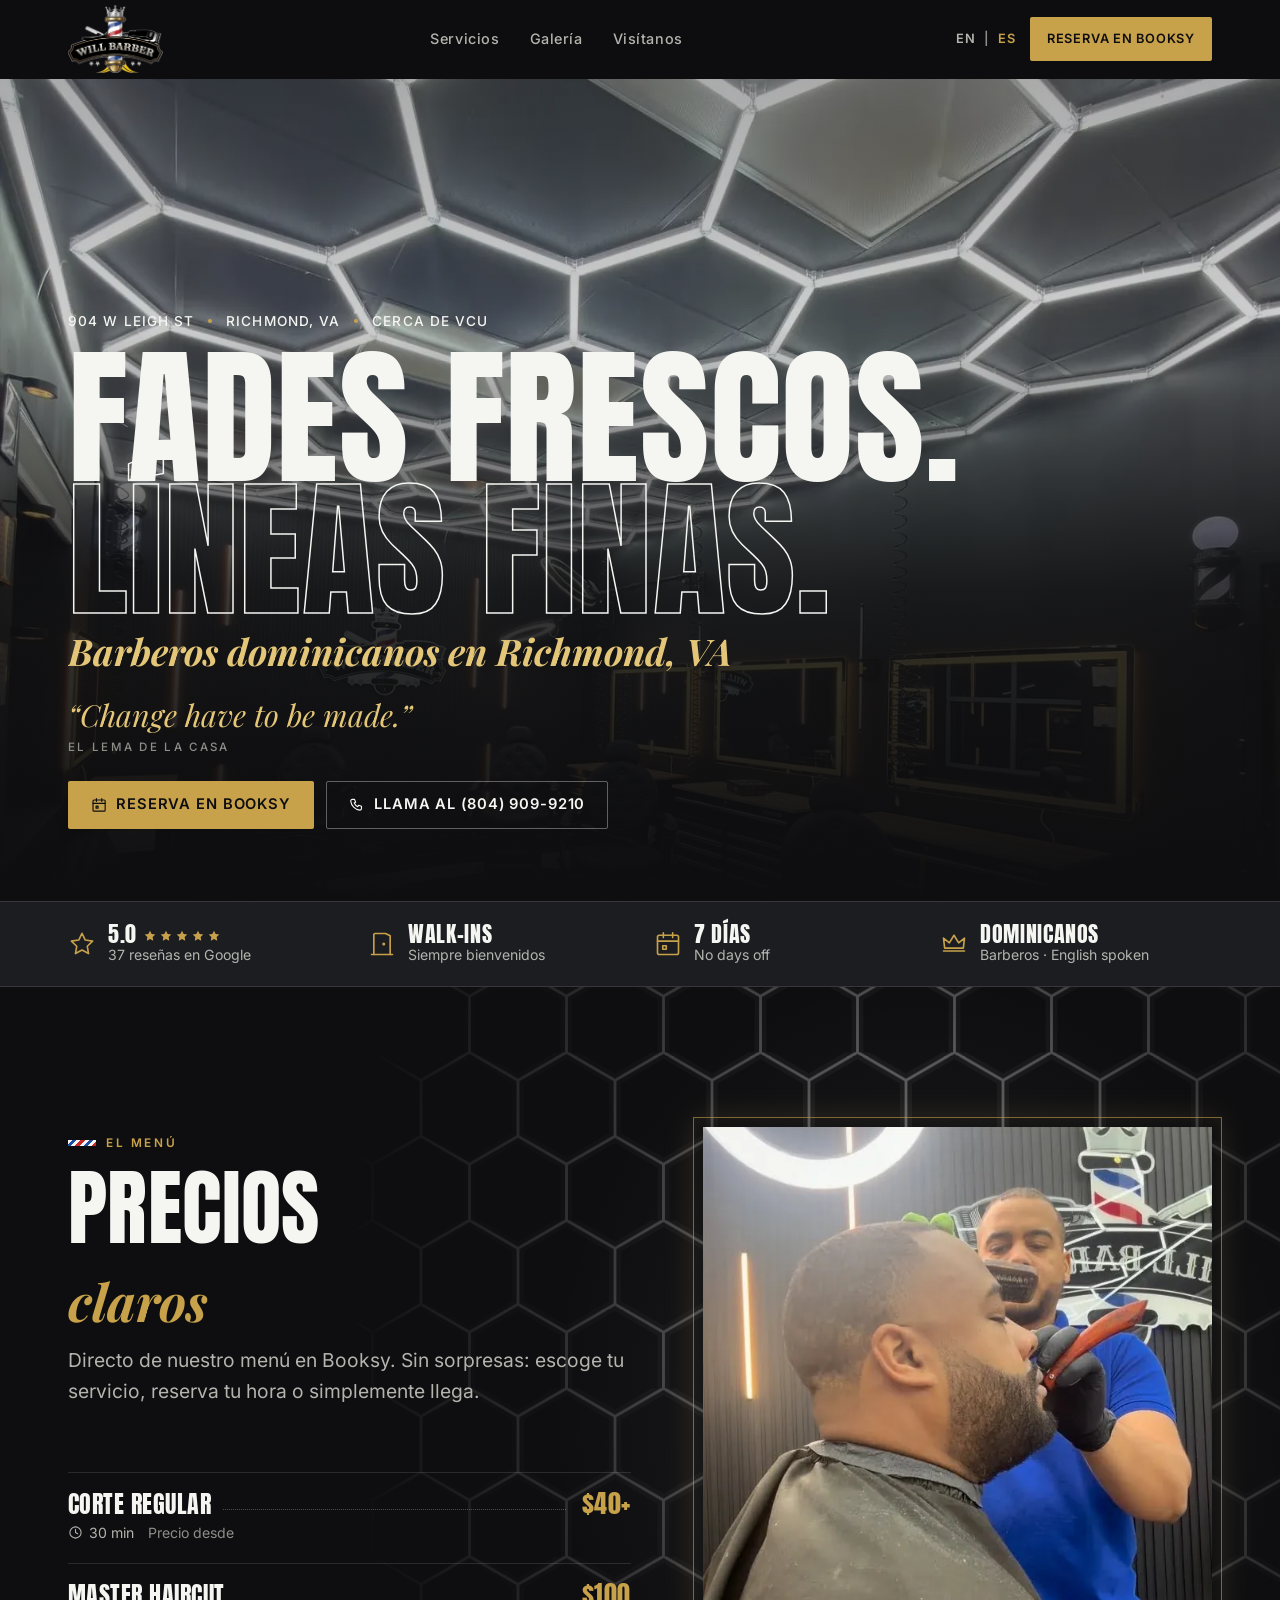
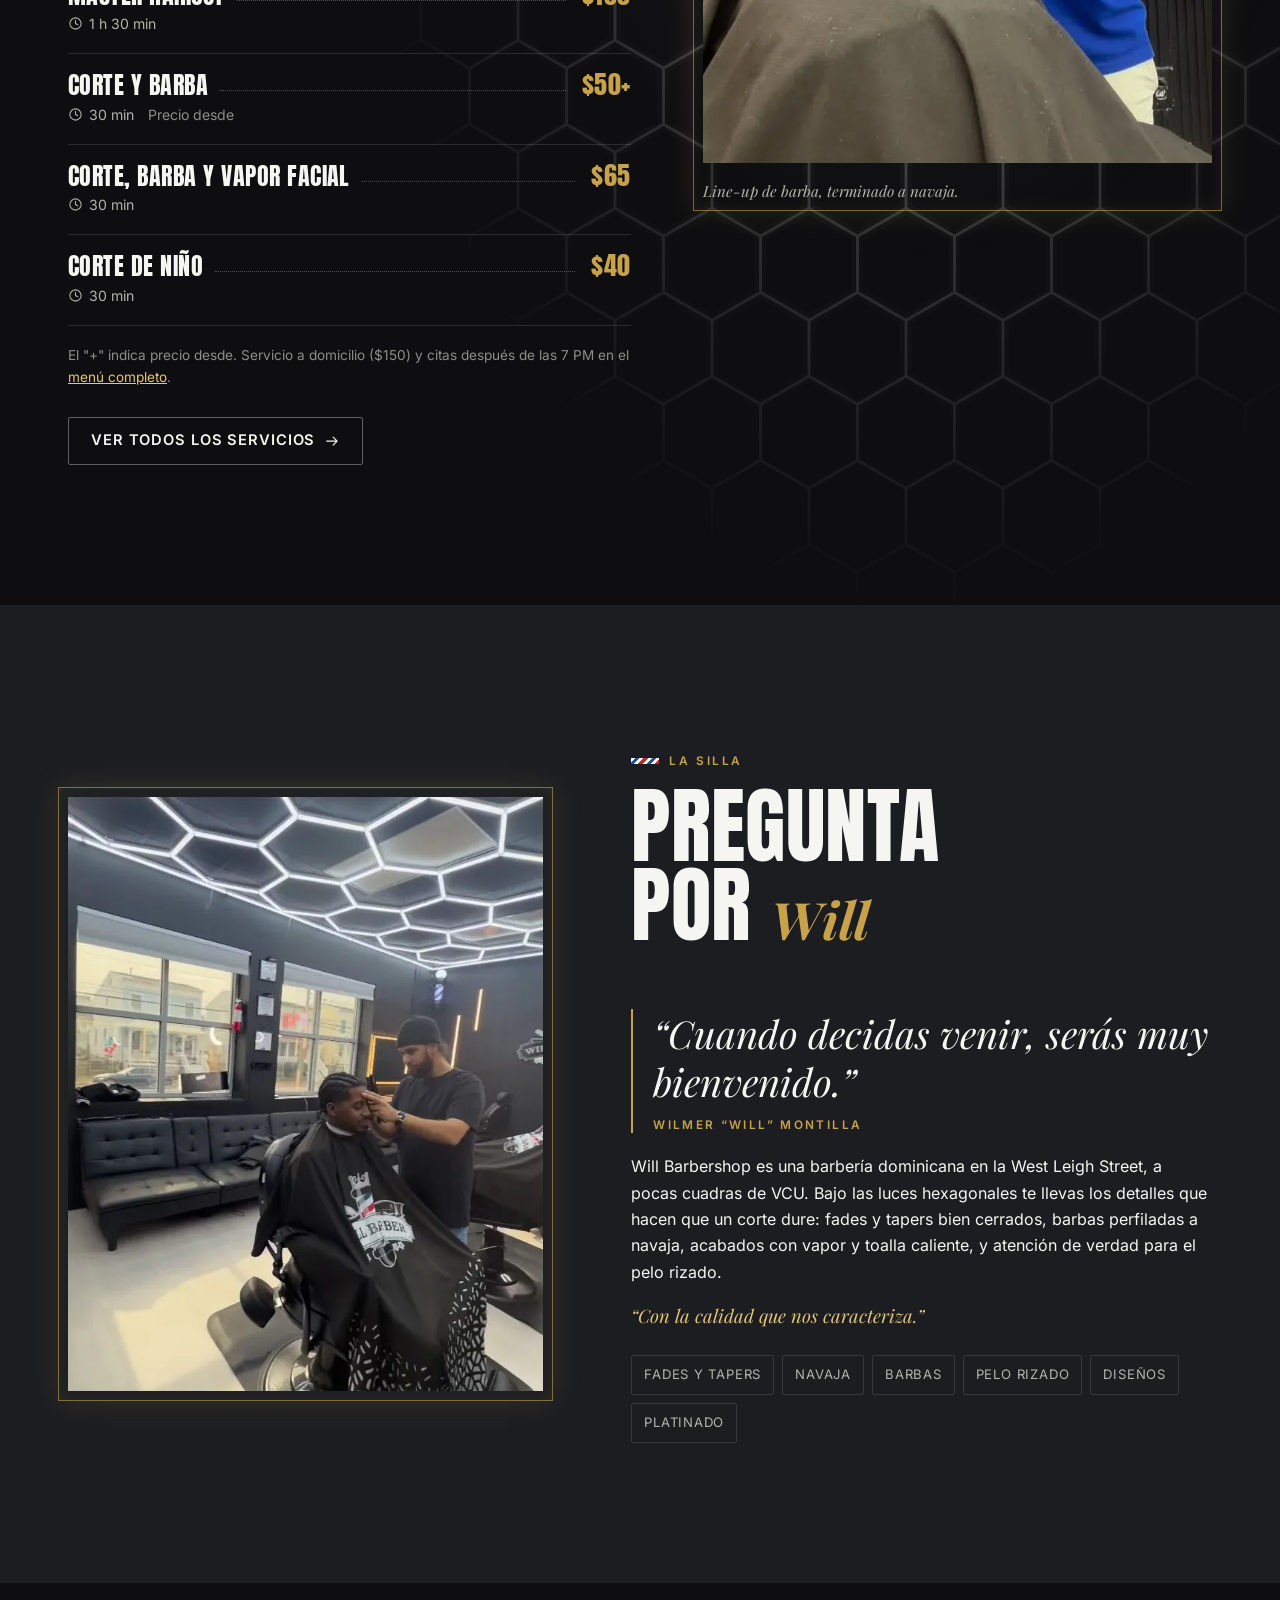
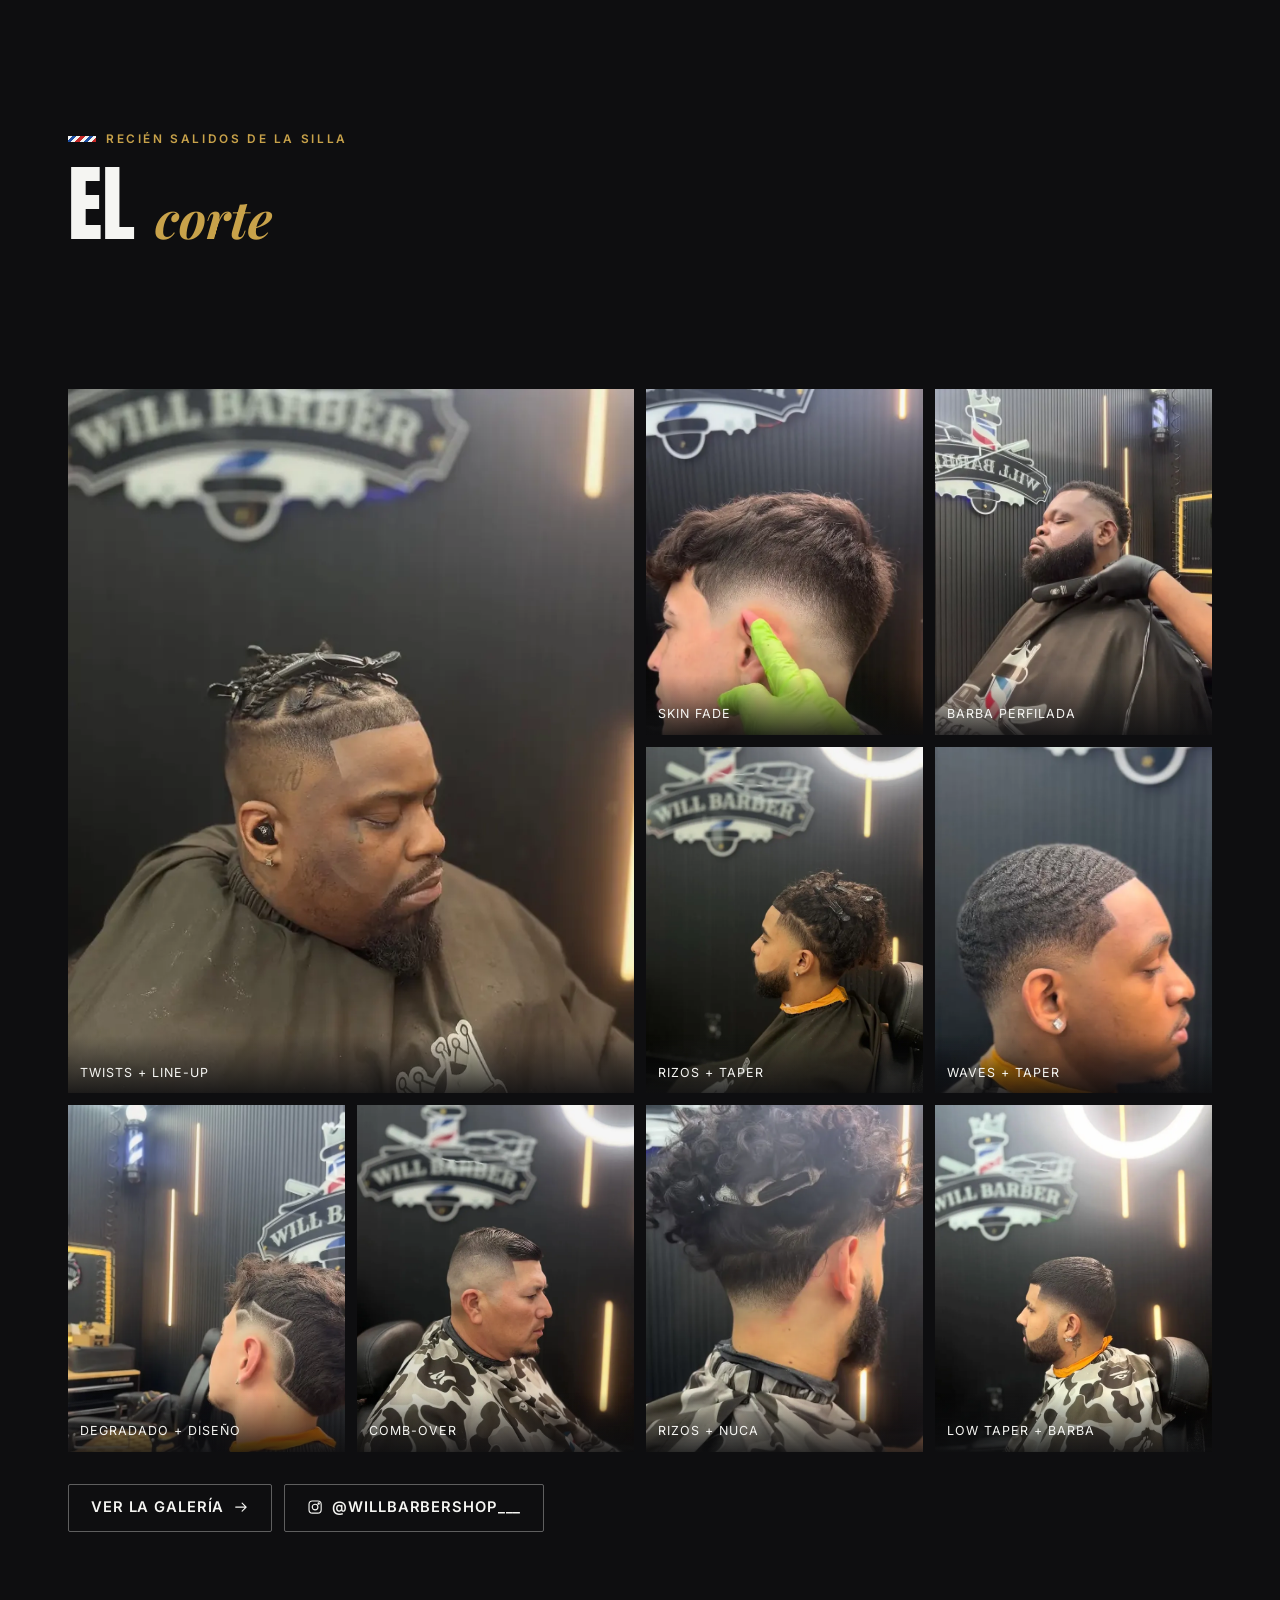
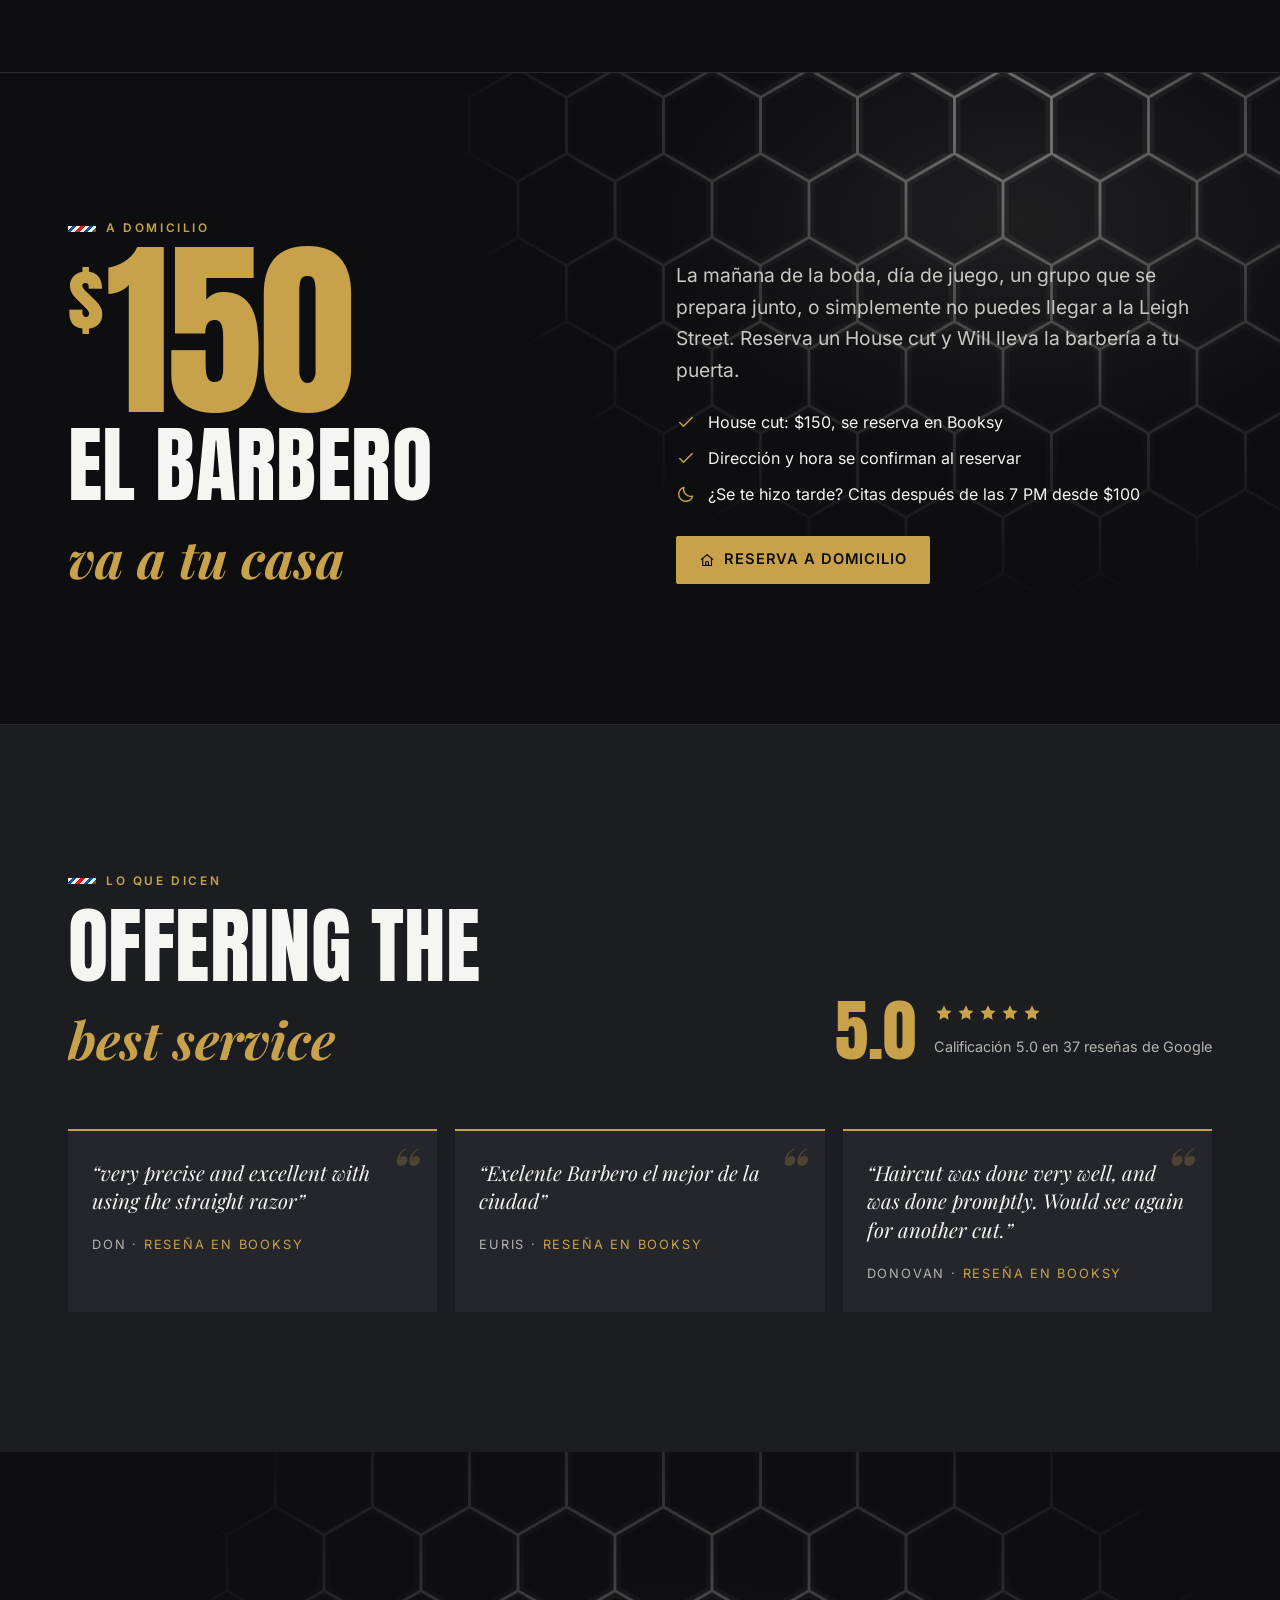
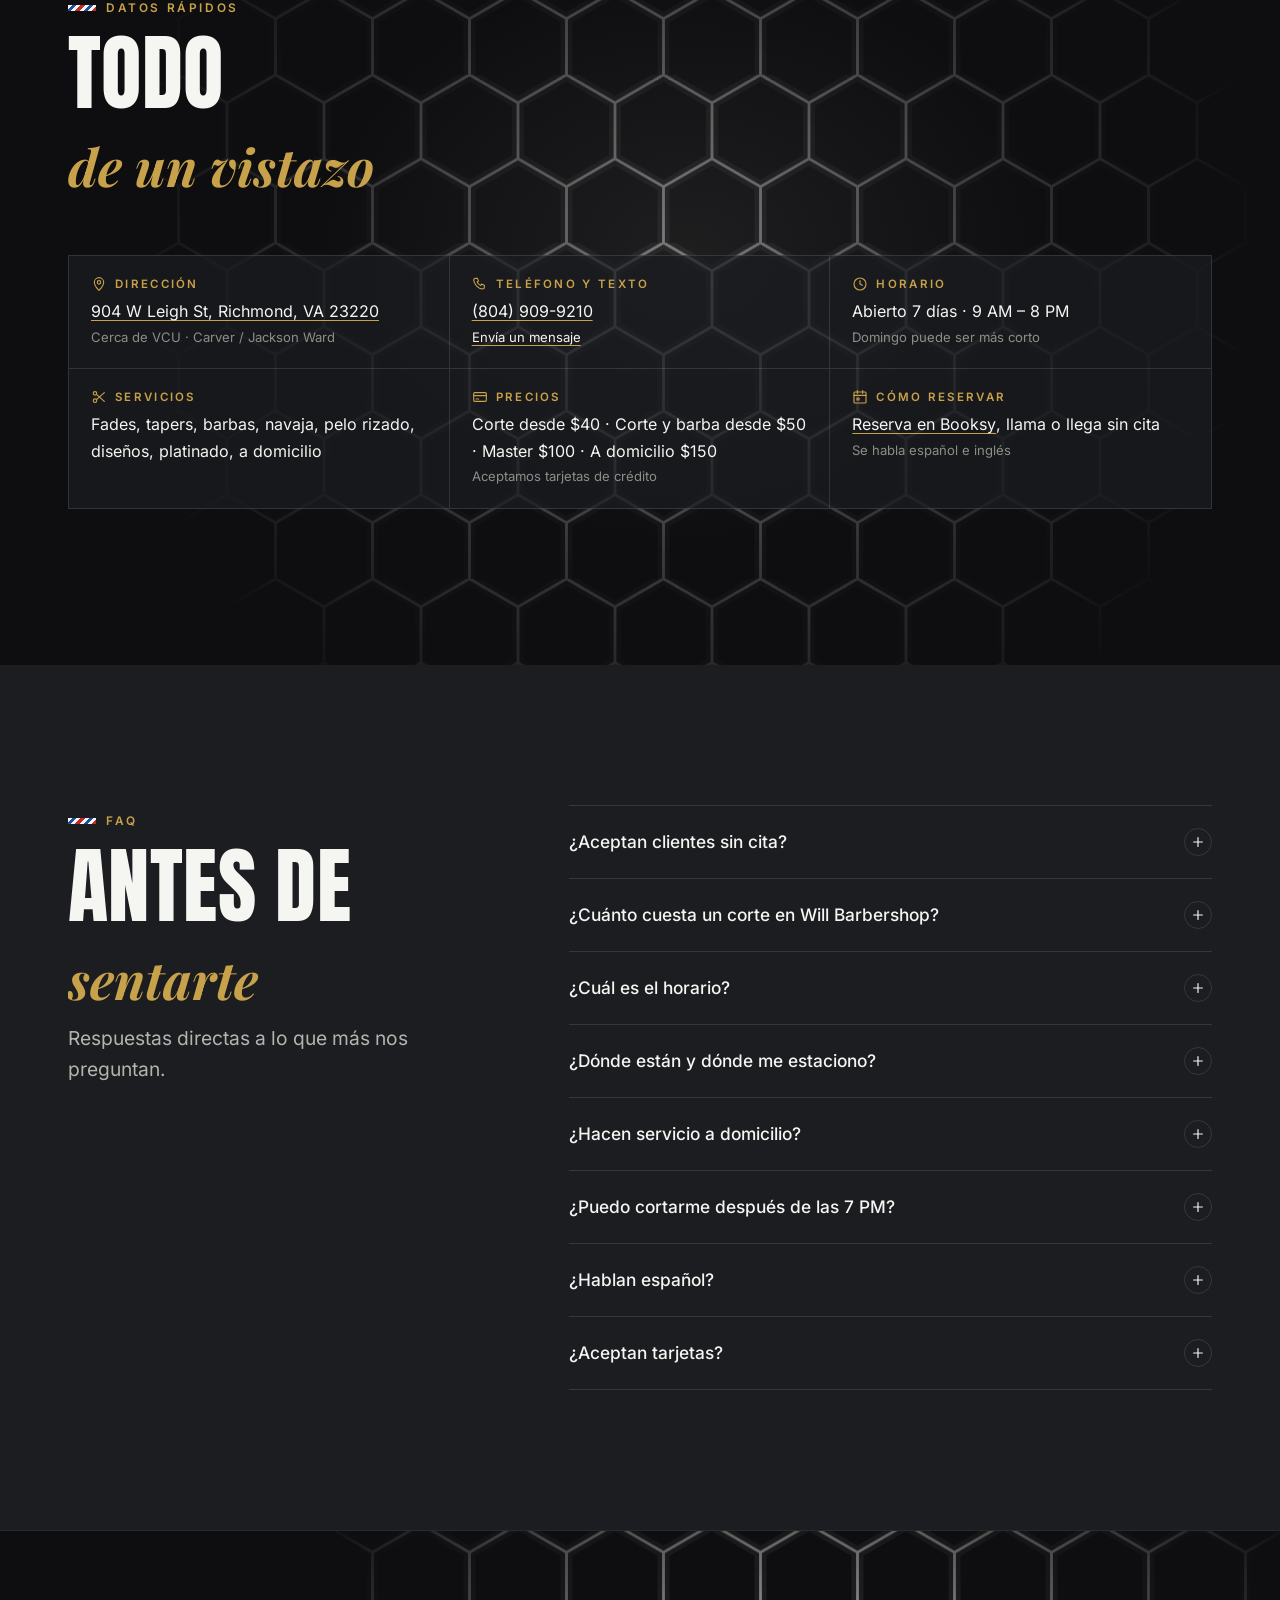
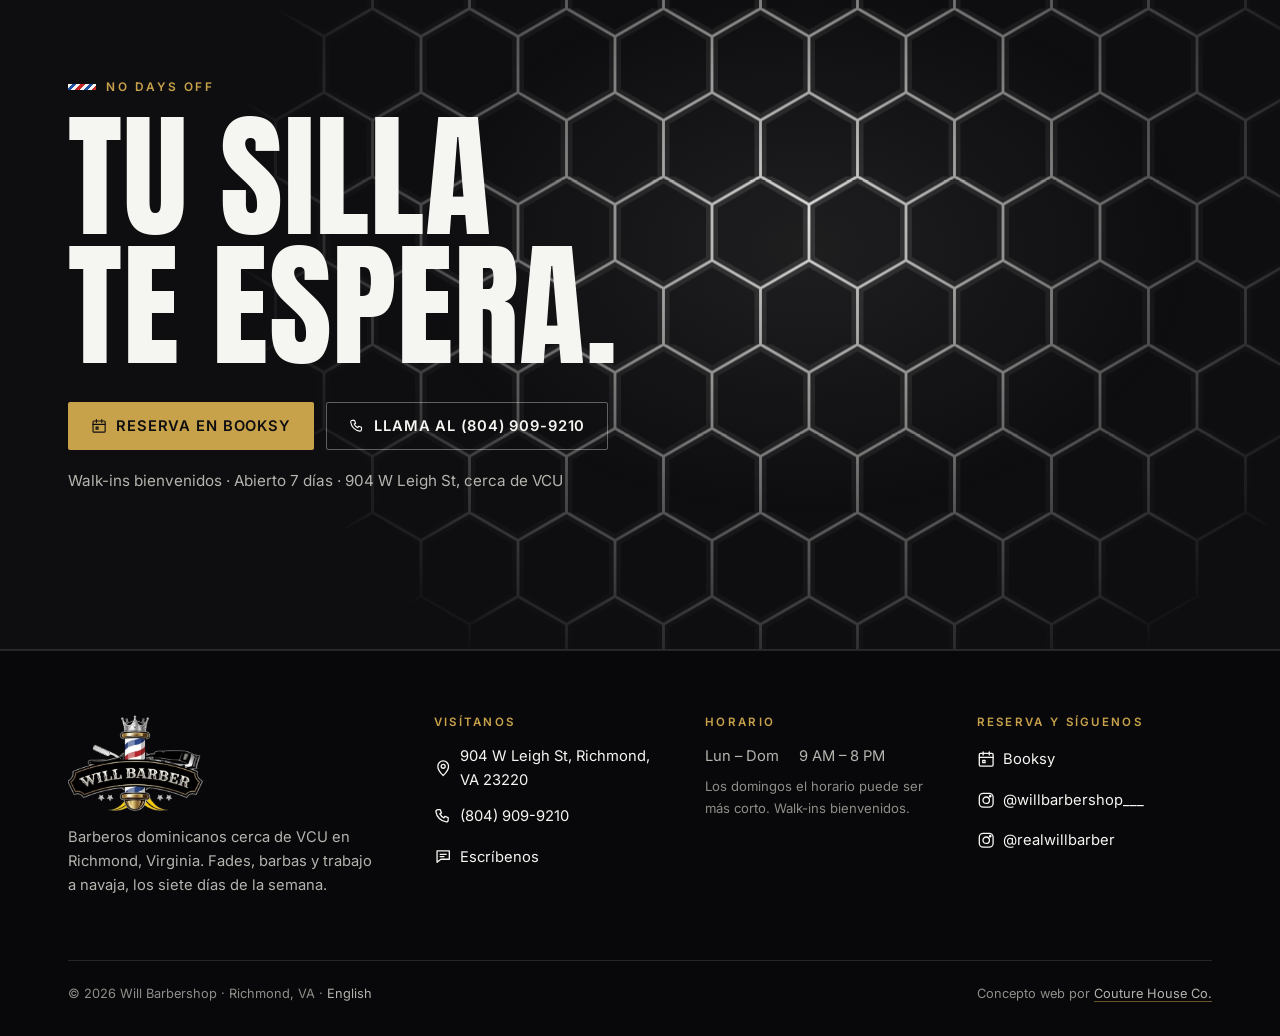
<file: es/index.html>
<!doctype html>
<html lang="es">
<head>
<meta charset="utf-8">
<meta name="viewport" content="width=device-width, initial-scale=1, viewport-fit=cover">
<title>Will Barbershop | Barberos dominicanos en Richmond, VA</title>
<meta name="description" content="Barbería dominicana cerca de VCU en 904 W Leigh St. Fades, barbas, navaja y servicio a domicilio. Walk-ins bienvenidos, abierto 7 días.">
<link rel="canonical" href="https://will-barbershop-site-preview.netlify.app/es/">
<link rel="alternate" hreflang="en-US" href="https://will-barbershop-site-preview.netlify.app/">
<link rel="alternate" hreflang="es-US" href="https://will-barbershop-site-preview.netlify.app/es/">
<link rel="alternate" hreflang="x-default" href="https://will-barbershop-site-preview.netlify.app/">
<meta name="theme-color" content="#0E0E10">
<meta name="robots" content="index, follow, max-image-preview:large">
<meta property="og:type" content="website">
<meta property="og:site_name" content="Will Barbershop">
<meta property="og:title" content="Will Barbershop | Barberos dominicanos en Richmond, VA">
<meta property="og:description" content="Barbería dominicana cerca de VCU en 904 W Leigh St. Fades, barbas, navaja y servicio a domicilio. Walk-ins bienvenidos, abierto 7 días.">
<meta property="og:url" content="https://will-barbershop-site-preview.netlify.app/es/">
<meta property="og:image" content="https://will-barbershop-site-preview.netlify.app/assets/img/share.jpg">
<meta property="og:image:width" content="1200">
<meta property="og:image:height" content="630">
<meta property="og:image:alt" content="Will Barbershop interior with hexagon LED ceiling and gold-framed mirrors, Richmond, VA">
<meta property="og:locale" content="es_US">
<meta property="og:locale:alternate" content="en_US">
<meta name="twitter:card" content="summary_large_image">
<meta name="twitter:title" content="Will Barbershop | Barberos dominicanos en Richmond, VA">
<meta name="twitter:description" content="Barbería dominicana cerca de VCU en 904 W Leigh St. Fades, barbas, navaja y servicio a domicilio. Walk-ins bienvenidos, abierto 7 días.">
<meta name="twitter:image" content="https://will-barbershop-site-preview.netlify.app/assets/img/share.jpg">
<link rel="icon" href="../assets/img/favicon.svg" type="image/svg+xml">
<link rel="icon" href="../assets/img/favicon-32.png" sizes="32x32" type="image/png">
<link rel="apple-touch-icon" href="../assets/img/apple-touch-icon.png">
<link rel="manifest" href="../site.webmanifest">
<link rel="preload" href="../assets/fonts/anton-latin-400-normal.woff2" as="font" type="font/woff2" crossorigin>
<link rel="preload" href="../assets/fonts/inter-latin-wght-normal.woff2" as="font" type="font/woff2" crossorigin>
<link rel="stylesheet" href="../assets/css/fonts.css?v=20260930b">
<link rel="stylesheet" href="../assets/css/site.css?v=20260930b">
<script>document.documentElement.classList.add('js')</script>
<script src="../assets/js/site.js" defer></script>
<script type="application/ld+json">{"@context":"https://schema.org","@type":"BarberShop","@id":"https://will-barbershop-site-preview.netlify.app/#barbershop","name":"Will Barbershop","alternateName":["Will Barber","Will barber"],"description":"Barbería dominicana cerca de VCU en Richmond, VA. Fades, tapers, barbas, trabajo a navaja, cortes para pelo rizado, diseños y platinado. Walk-ins bienvenidos, abierto 7 días.","url":"https://will-barbershop-site-preview.netlify.app/es/","logo":"https://will-barbershop-site-preview.netlify.app/assets/img/will-barber-logo.png","image":["https://will-barbershop-site-preview.netlify.app/assets/img/share.jpg","https://will-barbershop-site-preview.netlify.app/assets/img/shop-interior-hex-ceiling.webp"],"telephone":"+1-804-909-9210","address":{"@type":"PostalAddress","streetAddress":"904 W Leigh St","addressLocality":"Richmond","addressRegion":"VA","postalCode":"23220","addressCountry":"US"},"openingHoursSpecification":[{"@type":"OpeningHoursSpecification","dayOfWeek":["Monday","Tuesday","Wednesday","Thursday","Friday","Saturday","Sunday"],"opens":"09:00","closes":"20:00"}],"priceRange":"$40-$150","currenciesAccepted":"USD","paymentAccepted":"Cash, Credit Card","areaServed":[{"@type":"City","name":"Richmond, VA"},{"@type":"Place","name":"Virginia Commonwealth University (VCU)"},{"@type":"Place","name":"Jackson Ward"},{"@type":"Place","name":"Carver"}],"knowsLanguage":["en","es"],"founder":{"@type":"Person","name":"Wilmer Montilla","alternateName":"Will","jobTitle":"Barber","sameAs":["https://www.instagram.com/realwillbarber/"]},"employee":{"@type":"Person","name":"Wilmer Montilla","jobTitle":"Barber"},"amenityFeature":[{"@type":"LocationFeatureSpecification","name":"Walk-ins welcome","value":true},{"@type":"LocationFeatureSpecification","name":"Parking space","value":true},{"@type":"LocationFeatureSpecification","name":"Credit cards accepted","value":true},{"@type":"LocationFeatureSpecification","name":"Wheelchair accessible","value":true},{"@type":"LocationFeatureSpecification","name":"Wi-Fi","value":true},{"@type":"LocationFeatureSpecification","name":"Child-friendly","value":true}],"sameAs":["https://www.instagram.com/willbarbershop___/","https://www.instagram.com/realwillbarber/","https://booksy.com/en-us/1359508_will-barber_hair-salon_134575_richmond","https://lantern.llc/b/will-barbershop-richmond/book"],"potentialAction":{"@type":"ReserveAction","target":{"@type":"EntryPoint","urlTemplate":"https://booksy.com/en-us/1359508_will-barber_hair-salon_134575_richmond","actionPlatform":["https://schema.org/DesktopWebPlatform","https://schema.org/MobileWebPlatform"]},"result":{"@type":"Reservation","name":"Barber appointment"}},"hasOfferCatalog":{"@type":"OfferCatalog","name":"Servicios de barbería","itemListElement":[{"@type":"Offer","itemOffered":{"@type":"Service","name":"Corte regular","description":"Fade, taper, tijera o un corte clásico, terminado con un line-up limpio."},"priceCurrency":"USD","priceSpecification":{"@type":"PriceSpecification","minPrice":40,"priceCurrency":"USD"}},{"@type":"Offer","itemOffered":{"@type":"Service","name":"Corte regular y vapor facial","description":"Tu corte regular más vapor facial para abrir los poros y refrescar la piel."},"priceCurrency":"USD","price":50},{"@type":"Offer","itemOffered":{"@type":"Service","name":"Master haircut","description":"La cita larga: hora y media en la silla para un trabajo detallado y sin prisa."},"priceCurrency":"USD","price":100},{"@type":"Offer","itemOffered":{"@type":"Service","name":"Cita después de las 7:00 PM","description":"Un corte reservado después de las 7 PM, para cuando el día se alarga."},"priceCurrency":"USD","priceSpecification":{"@type":"PriceSpecification","minPrice":100,"priceCurrency":"USD"}},{"@type":"Offer","itemOffered":{"@type":"Service","name":"Corte y barba","description":"Corte más arreglo de barba y line-up definido, con bordes a navaja."},"priceCurrency":"USD","priceSpecification":{"@type":"PriceSpecification","minPrice":50,"priceCurrency":"USD"}},{"@type":"Offer","itemOffered":{"@type":"Service","name":"Corte, barba y vapor facial","description":"El servicio completo: corte, barba y vapor facial."},"priceCurrency":"USD","price":65},{"@type":"Offer","itemOffered":{"@type":"Service","name":"Corte de niño","description":"Fades, tapers y cortes limpios para los más pequeños."},"priceCurrency":"USD","price":40},{"@type":"Offer","itemOffered":{"@type":"Service","name":"House cut (a domicilio)","description":"Will va hasta donde estés. Resérvalo en Booksy y confirma dirección y hora."},"priceCurrency":"USD","price":150}]},"aggregateRating":{"@type":"AggregateRating","ratingValue":"5.0","reviewCount":"37","bestRating":"5","worstRating":"1"}}</script>
<script type="application/ld+json">{"@context":"https://schema.org","@type":"WebSite","@id":"https://will-barbershop-site-preview.netlify.app/#website","name":"Will Barbershop","url":"https://will-barbershop-site-preview.netlify.app/es/","inLanguage":"es-US","publisher":{"@id":"https://will-barbershop-site-preview.netlify.app/#barbershop"}}</script>
<script type="application/ld+json">{"@context":"https://schema.org","@type":"FAQPage","mainEntity":[{"@type":"Question","name":"¿Aceptan clientes sin cita?","acceptedAnswer":{"@type":"Answer","text":"Sí. Los walk-ins son bienvenidos todos los días. Si quieres una hora garantizada, reserva tu turno en Booksy antes de venir."}},{"@type":"Question","name":"¿Cuánto cuesta un corte en Will Barbershop?","acceptedAnswer":{"@type":"Answer","text":"El corte regular empieza en $40, corte y barba desde $50 y el master haircut de 90 minutos cuesta $100. El corte de niño cuesta $40."}},{"@type":"Question","name":"¿Cuál es el horario?","acceptedAnswer":{"@type":"Answer","text":"Abrimos los siete días de la semana, de 9 AM a 8 PM. Los domingos el horario puede ser más corto; revisa la disponibilidad en Booksy o llama al (804) 909-9210."}},{"@type":"Question","name":"¿Dónde están y dónde me estaciono?","acceptedAnswer":{"@type":"Answer","text":"904 W Leigh St, Richmond, VA 23220, a pocas cuadras de VCU. La barbería indica en Booksy que tiene parqueo; si está ocupado, busca parqueo en la calle cerca y respeta los letreros."}},{"@type":"Question","name":"¿Hacen servicio a domicilio?","acceptedAnswer":{"@type":"Answer","text":"Sí. Reserva el \"House cut\" en Booksy ($150) y Will va hasta donde estés."}},{"@type":"Question","name":"¿Puedo cortarme después de las 7 PM?","acceptedAnswer":{"@type":"Answer","text":"Sí, con cita. En Booksy hay una reserva \"After 7:00 PM\" desde $100."}},{"@type":"Question","name":"¿Hablan español?","acceptedAnswer":{"@type":"Answer","text":"Claro que sí. Somos barberos dominicanos y te atendemos en español o en inglés."}},{"@type":"Question","name":"¿Aceptan tarjetas?","acceptedAnswer":{"@type":"Answer","text":"Sí. Se aceptan tarjetas de crédito."}}]}</script>
</head>
<body>
<a class="skip" href="#main">Saltar al contenido</a>
<div class="pole" aria-hidden="true"></div>
<header class="site-header">
  <nav class="wrap nav" aria-label="Principal">
    <a class="brand" href="index.html" aria-label="Will Barbershop, inicio"><img src="../assets/img/will-barber-logo-header.webp" width="391" height="279" alt="Will Barber"></a>
    <div class="nav-links"><a href="services.html">Servicios</a><a href="gallery.html">Galería</a><a href="visit.html">Visítanos</a></div>
    <div class="nav-right">
      <div class="lang"><a href="../index.html" hreflang="en" lang="en" aria-label="English version">EN</a><span class="sep" aria-hidden="true">|</span><span aria-current="true" lang="es">ES</span></div>
      <a class="btn btn-gold btn-sm btn-book" href="https://booksy.com/en-us/1359508_will-barber_hair-salon_134575_richmond" rel="noopener" target="_blank">Reserva en Booksy</a>
      <button class="menu-btn" type="button" aria-expanded="false" aria-controls="mobile-menu"><span class="sr-only">Menú</span><svg class="i-open" viewBox="0 0 24 24" fill="none" stroke="currentColor" stroke-width="1.8" stroke-linecap="round" aria-hidden="true"><path d="M3.5 7h17M3.5 12h17M3.5 17h11"/></svg><svg class="i-close" viewBox="0 0 24 24" fill="none" stroke="currentColor" stroke-width="1.8" stroke-linecap="round" aria-hidden="true"><path d="M5.5 5.5l13 13M18.5 5.5l-13 13"/></svg></button>
    </div>
  </nav>
</header>
<div class="mobile-menu" id="mobile-menu" hidden>
    <a class="m-link" href="index.html" aria-current="page">Inicio <small lang="en">Home</small></a><a class="m-link" href="services.html">Servicios <small lang="en">Services</small></a><a class="m-link" href="gallery.html">Galería <small lang="en">Gallery</small></a><a class="m-link" href="visit.html">Visítanos <small lang="en">Visit</small></a>
    <a class="btn btn-gold" href="https://booksy.com/en-us/1359508_will-barber_hair-salon_134575_richmond" rel="noopener" target="_blank" style="margin-top:24px"><svg class="icon" viewBox="0 0 24 24" aria-hidden="true" focusable="false"><rect x="3" y="4.5" width="18" height="16.5" rx="1.5"/><path d="M3 9.5h18M8 2.5v4M16 2.5v4M7.5 13.5h3v3h-3z"/></svg>Reserva en Booksy</a>
    <p class="m-meta">904 W Leigh St, Richmond, VA 23220<br><a href="tel:+18049099210">(804) 909-9210</a> · Walk-ins bienvenidos</p>
</div>
<main id="main">
<section class="hero" aria-labelledby="hero-title">
  <div class="hero-media"><picture><source media="(max-width: 899px)" srcset="../assets/img/shop-interior-hex-ceiling-800.webp 800w, ../assets/img/shop-interior-hex-ceiling.webp 1440w" sizes="100vw" width="1440" height="1920"><img src="../assets/img/shop-interior-hex-ceiling-wide.webp" srcset="../assets/img/shop-interior-hex-ceiling-wide-800.webp 800w, ../assets/img/shop-interior-hex-ceiling-wide.webp 1440w" sizes="100vw" width="1440" height="1075" alt="Interior de Will Barbershop: techo LED hexagonal, paredes negras, espejos con luz dorada y sillas de barbero" fetchpriority="high" decoding="async"></picture></div>
  <div class="wrap hero-inner">
    <p class="kicker"><span>904 W Leigh St</span><span class="dot" aria-hidden="true"></span><span>Richmond, VA</span><span class="dot" aria-hidden="true"></span><span>Cerca de VCU</span></p>
    <h1 class="h1 razor" id="hero-title"><span class="cut">Fades frescos.<span class="l2">Líneas finas.</span><span class="by">Barberos dominicanos en Richmond,&nbsp;VA</span></span></h1>
    <p class="quote-tag">&ldquo;Change have to be made.&rdquo;<small>El lema de la casa</small></p>
    <div class="cta-row">
      <a class="btn btn-gold" href="https://booksy.com/en-us/1359508_will-barber_hair-salon_134575_richmond" rel="noopener" target="_blank"><svg class="icon" viewBox="0 0 24 24" aria-hidden="true" focusable="false"><rect x="3" y="4.5" width="18" height="16.5" rx="1.5"/><path d="M3 9.5h18M8 2.5v4M16 2.5v4M7.5 13.5h3v3h-3z"/></svg>Reserva en Booksy</a>
      <a class="btn btn-ghost" href="tel:+18049099210"><svg class="icon" viewBox="0 0 24 24" aria-hidden="true" focusable="false"><path d="M5 3.5h3.2l1.6 4.2-2.1 1.3a11 11 0 0 0 5.3 5.3l1.3-2.1 4.2 1.6V17a2.5 2.5 0 0 1-2.5 2.5A15.5 15.5 0 0 1 2.5 6 2.5 2.5 0 0 1 5 3.5z"/></svg>Llama al (804) 909-9210</a>
    </div>
  </div>
</section>

<section class="trust" aria-label="Lo más importante">
  <div class="wrap"><ul>
    <li><svg class="icon" viewBox="0 0 24 24" aria-hidden="true" focusable="false"><path d="M12 2.8l2.8 5.8 6.3.9-4.6 4.4 1.1 6.3L12 17.2l-5.6 3 1.1-6.3L2.9 9.5l6.3-.9z"/></svg><span><strong>5.0 <span class="stars" aria-hidden="true"><svg viewBox="0 0 24 24"><path d="M12 2.8l2.8 5.8 6.3.9-4.6 4.4 1.1 6.3L12 17.2l-5.6 3 1.1-6.3L2.9 9.5l6.3-.9z"/></svg><svg viewBox="0 0 24 24"><path d="M12 2.8l2.8 5.8 6.3.9-4.6 4.4 1.1 6.3L12 17.2l-5.6 3 1.1-6.3L2.9 9.5l6.3-.9z"/></svg><svg viewBox="0 0 24 24"><path d="M12 2.8l2.8 5.8 6.3.9-4.6 4.4 1.1 6.3L12 17.2l-5.6 3 1.1-6.3L2.9 9.5l6.3-.9z"/></svg><svg viewBox="0 0 24 24"><path d="M12 2.8l2.8 5.8 6.3.9-4.6 4.4 1.1 6.3L12 17.2l-5.6 3 1.1-6.3L2.9 9.5l6.3-.9z"/></svg><svg viewBox="0 0 24 24"><path d="M12 2.8l2.8 5.8 6.3.9-4.6 4.4 1.1 6.3L12 17.2l-5.6 3 1.1-6.3L2.9 9.5l6.3-.9z"/></svg></span></strong>37 reseñas en Google</span></li>
    <li><svg class="icon" viewBox="0 0 24 24" aria-hidden="true" focusable="false"><path d="M5 21V4a1 1 0 0 1 1-1h9l4 2v16"/><path d="M3 21h18"/><circle cx="13.5" cy="12" r=".6" fill="currentColor"/></svg><span><strong>Walk-ins</strong>Siempre bienvenidos</span></li>
    <li><svg class="icon" viewBox="0 0 24 24" aria-hidden="true" focusable="false"><rect x="3" y="4.5" width="18" height="16.5" rx="1.5"/><path d="M3 9.5h18M8 2.5v4M16 2.5v4M7.5 13.5h3v3h-3z"/></svg><span><strong>7 días</strong>No days off</span></li>
    <li><svg class="icon" viewBox="0 0 24 24" aria-hidden="true" focusable="false"><path d="M3 18h18M4 15.5 3 7l5 4 4-6.5 4 6.5 5-4-1 8.5z"/></svg><span><strong>Dominicanos</strong>Barberos · English spoken</span></li>
  </ul></div>
</section>

<section class="section" aria-labelledby="menu-title">
  <div class="hexfield dim" aria-hidden="true"></div>
  <div class="wrap split">
    <div>
      <div class="sec-head"><p class="eyebrow">El menú</p><h2 class="h2 razor" id="menu-title"><span class="cut">Precios<br><em>claros</em></span></h2><p class="lead rise">Directo de nuestro menú en Booksy. Sin sorpresas: escoge tu servicio, reserva tu hora o simplemente llega.</p></div>
      <div class="rise"><ul class="board"><li><span class="nm">Corte regular</span><span class="pr">$40+</span><span class="meta"><span class="dur"><svg class="icon" viewBox="0 0 24 24" aria-hidden="true" focusable="false"><circle cx="12" cy="12" r="9"/><path d="M12 7v5l3.5 2"/></svg>30 min</span><span>Precio desde</span></span></li><li><span class="nm">Master haircut</span><span class="pr">$100</span><span class="meta"><span class="dur"><svg class="icon" viewBox="0 0 24 24" aria-hidden="true" focusable="false"><circle cx="12" cy="12" r="9"/><path d="M12 7v5l3.5 2"/></svg>1 h 30 min</span></span></li><li><span class="nm">Corte y barba</span><span class="pr">$50+</span><span class="meta"><span class="dur"><svg class="icon" viewBox="0 0 24 24" aria-hidden="true" focusable="false"><circle cx="12" cy="12" r="9"/><path d="M12 7v5l3.5 2"/></svg>30 min</span><span>Precio desde</span></span></li><li><span class="nm">Corte, barba y vapor facial</span><span class="pr">$65</span><span class="meta"><span class="dur"><svg class="icon" viewBox="0 0 24 24" aria-hidden="true" focusable="false"><circle cx="12" cy="12" r="9"/><path d="M12 7v5l3.5 2"/></svg>30 min</span></span></li><li><span class="nm">Corte de niño</span><span class="pr">$40</span><span class="meta"><span class="dur"><svg class="icon" viewBox="0 0 24 24" aria-hidden="true" focusable="false"><circle cx="12" cy="12" r="9"/><path d="M12 7v5l3.5 2"/></svg>30 min</span></span></li></ul></div>
      <p class="fine">El "+" indica precio desde. Servicio a domicilio ($150) y citas después de las 7 PM en el <a href="services.html">menú completo</a>.</p>
      <div class="cta-row" style="margin-top:28px"><a class="btn btn-ghost" href="services.html">Ver todos los servicios<svg class="icon" viewBox="0 0 24 24" aria-hidden="true" focusable="false"><path d="M4 12h15M13.5 6l6 6-6 6"/></svg></a></div>
    </div>
    <figure class="frame rise"><div class="ph"><img src="../assets/img/beard-lineup-trimmer.webp" width="640" height="1023" alt="Barbero de Will Barbershop perfilando la barba de un cliente" loading="lazy" decoding="async"></div><figcaption>Line-up de barba, terminado a navaja.</figcaption></figure>
  </div>
</section>

<section class="section section-alt" aria-labelledby="chair-title">
  <div class="wrap about-grid">
    <figure class="frame rise"><div class="ph"><img src="../assets/img/barber-at-work-window.webp" width="640" height="1023" alt="Barbero trabajando en las trenzas y el line-up de un cliente junto a la ventana de Will Barbershop" loading="lazy" decoding="async"></div></figure>
    <div>
      <div class="sec-head"><p class="eyebrow">La silla</p><h2 class="h2 razor" id="chair-title"><span class="cut">Pregunta<br>por <em>Will</em></span></h2></div>
      <blockquote class="pull rise"><p style="margin:0">“Cuando decidas venir, serás muy bienvenido.”</p><cite>Wilmer “Will” Montilla</cite></blockquote>
      <p class="rise">Will Barbershop es una barbería dominicana en la West Leigh Street, a pocas cuadras de VCU. Bajo las luces hexagonales te llevas los detalles que hacen que un corte dure: fades y tapers bien cerrados, barbas perfiladas a navaja, acabados con vapor y toalla caliente, y atención de verdad para el pelo rizado.</p>
      <p class="rise" lang="es" style="color:var(--gold-2);font-family:var(--serif);font-style:italic;font-size:1.15rem">“Con la calidad que nos caracteriza.”</p>
      <ul class="chips rise">
        <li>Fades y tapers</li><li>Navaja</li><li>Barbas</li><li>Pelo rizado</li><li>Diseños</li><li>Platinado</li>
      </ul>
    </div>
  </div>
</section>

<section class="section" aria-labelledby="gal-title">
  <div class="wrap">
    <div class="sec-head"><p class="eyebrow">Recién salidos de la silla</p><h2 class="h2 razor" id="gal-title"><span class="cut">El <em>corte</em></span></h2><p class="lead rise">“They gotta be clean or they won’t be.” Cortes reales del Instagram de la barbería.</p></div>
    <div class="mosaic"><figure class="sharpen big"><img src="../assets/img/twists-lineup-beard.webp" srcset="../assets/img/twists-lineup-beard-800.webp 800w, ../assets/img/twists-lineup-beard.webp 1440w" sizes="(min-width: 900px) 50vw, 50vw" width="1440" height="1728" alt="Twists con line-up a navaja y barba" loading="lazy" decoding="async"><figcaption>Twists + line-up</figcaption></figure><figure class="sharpen "><img src="../assets/img/skin-fade-detail.webp" width="640" height="966" alt="Primer plano de un skin fade difuminado sobre la oreja" loading="lazy" decoding="async"><figcaption>Skin fade</figcaption></figure><figure class="sharpen "><img src="../assets/img/beard-sculpt-full.webp" width="640" height="1022" alt="Barba completa perfilada en la silla" loading="lazy" decoding="async"><figcaption>Barba perfilada</figcaption></figure><figure class="sharpen "><img src="../assets/img/curly-mid-taper-side.webp" srcset="../assets/img/curly-mid-taper-side-800.webp 800w, ../assets/img/curly-mid-taper-side.webp 1440w" sizes="(min-width: 900px) 25vw, 50vw" width="1440" height="1767" alt="Pelo rizado con mid taper y bordes limpios, vista lateral" loading="lazy" decoding="async"><figcaption>Rizos + taper</figcaption></figure><figure class="sharpen "><img src="../assets/img/waves-taper-lineup.webp" width="640" height="999" alt="Waves con low taper y line-up definido" loading="lazy" decoding="async"><figcaption>Waves + taper</figcaption></figure><figure class="sharpen "><img src="../assets/img/fade-with-design.webp" width="640" height="909" alt="Degradado con diseño afeitado" loading="lazy" decoding="async"><figcaption>Degradado + diseño</figcaption></figure><figure class="sharpen "><img src="../assets/img/comb-over-skin-fade.webp" srcset="../assets/img/comb-over-skin-fade-800.webp 800w, ../assets/img/comb-over-skin-fade.webp 1440w" sizes="(min-width: 900px) 25vw, 50vw" width="1440" height="1767" alt="Comb-over con skin fade y raya marcada" loading="lazy" decoding="async"><figcaption>Comb-over</figcaption></figure><figure class="sharpen "><img src="../assets/img/curly-top-taper-nape.webp" width="640" height="1022" alt="Rizos sueltos arriba con nuca en taper, vista trasera" loading="lazy" decoding="async"><figcaption>Rizos + nuca</figcaption></figure><figure class="sharpen "><img src="../assets/img/low-taper-beard-profile.webp" srcset="../assets/img/low-taper-beard-profile-800.webp 800w, ../assets/img/low-taper-beard-profile.webp 1440w" sizes="(min-width: 900px) 25vw, 50vw" width="1440" height="1728" alt="Low taper con barba perfilada, vista de perfil" loading="lazy" decoding="async"><figcaption>Low taper + barba</figcaption></figure></div>
    <div class="cta-row" style="margin-top:32px"><a class="btn btn-ghost" href="gallery.html">Ver la galería<svg class="icon" viewBox="0 0 24 24" aria-hidden="true" focusable="false"><path d="M4 12h15M13.5 6l6 6-6 6"/></svg></a><a class="btn btn-ghost" href="https://www.instagram.com/willbarbershop___/" rel="noopener" target="_blank"><svg class="icon" viewBox="0 0 24 24" aria-hidden="true" focusable="false"><rect x="3" y="3" width="18" height="18" rx="5"/><circle cx="12" cy="12" r="4.2"/><circle cx="17.3" cy="6.7" r=".9" fill="currentColor"/></svg>@willbarbershop___</a></div>
  </div>
</section>

<section class="section band" aria-labelledby="house-title">
  <div class="hexfield dim" aria-hidden="true"></div>
  <div class="wrap band-grid">
    <div>
      <p class="eyebrow">A domicilio</p>
      <p class="price-xl rise" aria-hidden="true"><sup>$</sup>150</p>
      <h2 class="h2 razor" id="house-title"><span class="cut">El barbero<br><em>va a tu casa</em></span></h2>
    </div>
    <div class="rise">
      <p class="lead">La mañana de la boda, día de juego, un grupo que se prepara junto, o simplemente no puedes llegar a la Leigh Street. Reserva un House cut y Will lleva la barbería a tu puerta.</p>
      <ul class="ticks">
        <li><svg class="icon" viewBox="0 0 24 24" aria-hidden="true" focusable="false"><path d="M4.5 12.5l4.5 4.5L19.5 6.5"/></svg><span>House cut: $150, se reserva en Booksy</span></li>
        <li><svg class="icon" viewBox="0 0 24 24" aria-hidden="true" focusable="false"><path d="M4.5 12.5l4.5 4.5L19.5 6.5"/></svg><span>Dirección y hora se confirman al reservar</span></li>
        <li><svg class="icon" viewBox="0 0 24 24" aria-hidden="true" focusable="false"><path d="M20 14.5A8.5 8.5 0 0 1 9.5 4a8.5 8.5 0 1 0 10.5 10.5z"/></svg><span>¿Se te hizo tarde? Citas después de las 7 PM desde $100</span></li>
      </ul>
      <a class="btn btn-gold" href="https://booksy.com/en-us/1359508_will-barber_hair-salon_134575_richmond" rel="noopener" target="_blank"><svg class="icon" viewBox="0 0 24 24" aria-hidden="true" focusable="false"><path d="M3.5 11 12 4l8.5 7"/><path d="M5.5 9.5V20h13V9.5M10 20v-5.5h4V20"/></svg>Reserva a domicilio</a>
    </div>
  </div>
</section>

<section class="section section-alt" aria-labelledby="rev-title">
  <div class="wrap">
    <div class="rev-top"><div class="sec-head"><p class="eyebrow">Lo que dicen</p><h2 class="h2 razor" id="rev-title"><span class="cut">Offering the<br><em>best service</em></span></h2></div>
    <div class="rating-big rise"><b>5.0</b><div><span class="stars" aria-hidden="true"><svg viewBox="0 0 24 24"><path d="M12 2.8l2.8 5.8 6.3.9-4.6 4.4 1.1 6.3L12 17.2l-5.6 3 1.1-6.3L2.9 9.5l6.3-.9z"/></svg><svg viewBox="0 0 24 24"><path d="M12 2.8l2.8 5.8 6.3.9-4.6 4.4 1.1 6.3L12 17.2l-5.6 3 1.1-6.3L2.9 9.5l6.3-.9z"/></svg><svg viewBox="0 0 24 24"><path d="M12 2.8l2.8 5.8 6.3.9-4.6 4.4 1.1 6.3L12 17.2l-5.6 3 1.1-6.3L2.9 9.5l6.3-.9z"/></svg><svg viewBox="0 0 24 24"><path d="M12 2.8l2.8 5.8 6.3.9-4.6 4.4 1.1 6.3L12 17.2l-5.6 3 1.1-6.3L2.9 9.5l6.3-.9z"/></svg><svg viewBox="0 0 24 24"><path d="M12 2.8l2.8 5.8 6.3.9-4.6 4.4 1.1 6.3L12 17.2l-5.6 3 1.1-6.3L2.9 9.5l6.3-.9z"/></svg></span><p>Calificación 5.0 en 37 reseñas de Google</p></div></div></div>
    <div class="reviews"><figure class="review rise"><span class="qm" aria-hidden="true">&ldquo;</span><blockquote><p style="margin:0" lang="en">&ldquo;very precise and excellent with using the straight razor&rdquo;</p></blockquote><figcaption>Don · <span>Reseña en Booksy</span></figcaption></figure><figure class="review rise"><span class="qm" aria-hidden="true">&ldquo;</span><blockquote><p style="margin:0" lang="es">&ldquo;Exelente Barbero el mejor de la ciudad&rdquo;</p></blockquote><figcaption>Euris · <span>Reseña en Booksy</span></figcaption></figure><figure class="review rise"><span class="qm" aria-hidden="true">&ldquo;</span><blockquote><p style="margin:0" lang="en">&ldquo;Haircut was done very well, and was done promptly. Would see again for another cut.&rdquo;</p></blockquote><figcaption>Donovan · <span>Reseña en Booksy</span></figcaption></figure></div>
  </div>
</section>

<section class="section" aria-labelledby="facts-title">
  <div class="hexfield dim" aria-hidden="true"></div>
  <div class="wrap">
    <div class="sec-head"><p class="eyebrow">Datos rápidos</p><h2 class="h2 razor" id="facts-title"><span class="cut">Todo<br><em>de un vistazo</em></span></h2></div>
    <dl class="facts rise">
  <div><dt><svg class="icon" viewBox="0 0 24 24" aria-hidden="true" focusable="false"><path d="M12 21.5s-7-6.3-7-12a7 7 0 0 1 14 0c0 5.7-7 12-7 12z"/><circle cx="12" cy="9.5" r="2.6"/></svg>Dirección</dt><dd><a href="https://www.google.com/maps/search/?api=1&query=Will+Barbershop+904+W+Leigh+St+Richmond+VA+23220" rel="noopener" target="_blank">904 W Leigh St, Richmond, VA 23220</a><small>Cerca de VCU · Carver / Jackson Ward</small></dd></div>
  <div><dt><svg class="icon" viewBox="0 0 24 24" aria-hidden="true" focusable="false"><path d="M5 3.5h3.2l1.6 4.2-2.1 1.3a11 11 0 0 0 5.3 5.3l1.3-2.1 4.2 1.6V17a2.5 2.5 0 0 1-2.5 2.5A15.5 15.5 0 0 1 2.5 6 2.5 2.5 0 0 1 5 3.5z"/></svg>Teléfono y texto</dt><dd><a href="tel:+18049099210">(804) 909-9210</a><small><a href="sms:+18049099210">Envía un mensaje</a></small></dd></div>
  <div><dt><svg class="icon" viewBox="0 0 24 24" aria-hidden="true" focusable="false"><circle cx="12" cy="12" r="9"/><path d="M12 7v5l3.5 2"/></svg>Horario</dt><dd>Abierto 7 días · 9 AM – 8 PM<small>Domingo puede ser más corto</small></dd></div>
  <div><dt><svg class="icon" viewBox="0 0 24 24" aria-hidden="true" focusable="false"><circle cx="6" cy="6.5" r="2.6"/><circle cx="6" cy="17.5" r="2.6"/><path d="M8.2 8 20 18.5M8.2 16 20 5.5"/></svg>Servicios</dt><dd>Fades, tapers, barbas, navaja, pelo rizado, diseños, platinado, a domicilio</dd></div>
  <div><dt><svg class="icon" viewBox="0 0 24 24" aria-hidden="true" focusable="false"><rect x="2.5" y="5.5" width="19" height="13" rx="1.5"/><path d="M2.5 10h19M6 15h4"/></svg>Precios</dt><dd>Corte desde $40 · Corte y barba desde $50 · Master $100 · A domicilio $150<small>Aceptamos tarjetas de crédito</small></dd></div>
  <div><dt><svg class="icon" viewBox="0 0 24 24" aria-hidden="true" focusable="false"><rect x="3" y="4.5" width="18" height="16.5" rx="1.5"/><path d="M3 9.5h18M8 2.5v4M16 2.5v4M7.5 13.5h3v3h-3z"/></svg>Cómo reservar</dt><dd><a href="https://booksy.com/en-us/1359508_will-barber_hair-salon_134575_richmond" rel="noopener" target="_blank">Reserva en Booksy</a>, llama o llega sin cita<small>Se habla español e inglés</small></dd></div>
</dl>
  </div>
</section>

<section class="section section-alt" aria-labelledby="faq-title">
  <div class="wrap faq-wrap">
    <div class="sec-head"><p class="eyebrow">FAQ</p><h2 class="h2 razor" id="faq-title"><span class="cut">Antes de<br><em>sentarte</em></span></h2><p class="lead rise">Respuestas directas a lo que más nos preguntan.</p></div>
    <div class="faq"><details><summary>¿Aceptan clientes sin cita?<span class="pm" aria-hidden="true"><svg viewBox="0 0 24 24" fill="none" stroke="currentColor" stroke-width="2" stroke-linecap="round"><path d="M12 4.5v15M4.5 12h15"/></svg></span></summary><p>Sí. Los walk-ins son bienvenidos todos los días. Si quieres una hora garantizada, reserva tu turno en Booksy antes de venir.</p></details><details><summary>¿Cuánto cuesta un corte en Will Barbershop?<span class="pm" aria-hidden="true"><svg viewBox="0 0 24 24" fill="none" stroke="currentColor" stroke-width="2" stroke-linecap="round"><path d="M12 4.5v15M4.5 12h15"/></svg></span></summary><p>El corte regular empieza en $40, corte y barba desde $50 y el master haircut de 90 minutos cuesta $100. El corte de niño cuesta $40.</p></details><details><summary>¿Cuál es el horario?<span class="pm" aria-hidden="true"><svg viewBox="0 0 24 24" fill="none" stroke="currentColor" stroke-width="2" stroke-linecap="round"><path d="M12 4.5v15M4.5 12h15"/></svg></span></summary><p>Abrimos los siete días de la semana, de 9 AM a 8 PM. Los domingos el horario puede ser más corto; revisa la disponibilidad en Booksy o llama al (804) 909-9210.</p></details><details><summary>¿Dónde están y dónde me estaciono?<span class="pm" aria-hidden="true"><svg viewBox="0 0 24 24" fill="none" stroke="currentColor" stroke-width="2" stroke-linecap="round"><path d="M12 4.5v15M4.5 12h15"/></svg></span></summary><p>904 W Leigh St, Richmond, VA 23220, a pocas cuadras de VCU. La barbería indica en Booksy que tiene parqueo; si está ocupado, busca parqueo en la calle cerca y respeta los letreros.</p></details><details><summary>¿Hacen servicio a domicilio?<span class="pm" aria-hidden="true"><svg viewBox="0 0 24 24" fill="none" stroke="currentColor" stroke-width="2" stroke-linecap="round"><path d="M12 4.5v15M4.5 12h15"/></svg></span></summary><p>Sí. Reserva el "House cut" en Booksy ($150) y Will va hasta donde estés.</p></details><details><summary>¿Puedo cortarme después de las 7 PM?<span class="pm" aria-hidden="true"><svg viewBox="0 0 24 24" fill="none" stroke="currentColor" stroke-width="2" stroke-linecap="round"><path d="M12 4.5v15M4.5 12h15"/></svg></span></summary><p>Sí, con cita. En Booksy hay una reserva "After 7:00 PM" desde $100.</p></details><details><summary>¿Hablan español?<span class="pm" aria-hidden="true"><svg viewBox="0 0 24 24" fill="none" stroke="currentColor" stroke-width="2" stroke-linecap="round"><path d="M12 4.5v15M4.5 12h15"/></svg></span></summary><p>Claro que sí. Somos barberos dominicanos y te atendemos en español o en inglés.</p></details><details><summary>¿Aceptan tarjetas?<span class="pm" aria-hidden="true"><svg viewBox="0 0 24 24" fill="none" stroke="currentColor" stroke-width="2" stroke-linecap="round"><path d="M12 4.5v15M4.5 12h15"/></svg></span></summary><p>Sí. Se aceptan tarjetas de crédito.</p></details></div>
  </div>
</section>

<section class="section band cta-final" aria-labelledby="cta-title">
  <div class="hexfield " aria-hidden="true"></div>
  <div class="wrap">
    <p class="eyebrow">No days off</p>
    <h2 class="h2 razor" id="cta-title"><span class="cut">Tu silla<br>te espera.</span></h2>
    <div class="cta-row rise">
      <a class="btn btn-gold" href="https://booksy.com/en-us/1359508_will-barber_hair-salon_134575_richmond" rel="noopener" target="_blank"><svg class="icon" viewBox="0 0 24 24" aria-hidden="true" focusable="false"><rect x="3" y="4.5" width="18" height="16.5" rx="1.5"/><path d="M3 9.5h18M8 2.5v4M16 2.5v4M7.5 13.5h3v3h-3z"/></svg>Reserva en Booksy</a>
      <a class="btn btn-ghost" href="tel:+18049099210"><svg class="icon" viewBox="0 0 24 24" aria-hidden="true" focusable="false"><path d="M5 3.5h3.2l1.6 4.2-2.1 1.3a11 11 0 0 0 5.3 5.3l1.3-2.1 4.2 1.6V17a2.5 2.5 0 0 1-2.5 2.5A15.5 15.5 0 0 1 2.5 6 2.5 2.5 0 0 1 5 3.5z"/></svg>Llama al (804) 909-9210</a>
    </div>
    <p class="note rise">Walk-ins bienvenidos · Abierto 7 días · 904 W Leigh St, cerca de VCU</p>
  </div>
</section>
</main>
<footer class="site-footer">
  <div class="wrap">
    <div class="foot-grid">
      <div class="foot-brand">
        <a class="brand" href="index.html" aria-label="Will Barbershop, inicio"><img src="../assets/img/will-barber-logo-header.webp" width="391" height="279" alt="Will Barber"></a>
        <p>Barberos dominicanos cerca de VCU en Richmond, Virginia. Fades, barbas y trabajo a navaja, los siete días de la semana.</p>
      </div>
      <div>
        <h2>Visítanos</h2>
        <ul>
          <li><a href="https://www.google.com/maps/search/?api=1&query=Will+Barbershop+904+W+Leigh+St+Richmond+VA+23220" rel="noopener" target="_blank"><svg class="icon" viewBox="0 0 24 24" aria-hidden="true" focusable="false"><path d="M12 21.5s-7-6.3-7-12a7 7 0 0 1 14 0c0 5.7-7 12-7 12z"/><circle cx="12" cy="9.5" r="2.6"/></svg>904 W Leigh St, Richmond, VA 23220</a></li>
          <li><a href="tel:+18049099210"><svg class="icon" viewBox="0 0 24 24" aria-hidden="true" focusable="false"><path d="M5 3.5h3.2l1.6 4.2-2.1 1.3a11 11 0 0 0 5.3 5.3l1.3-2.1 4.2 1.6V17a2.5 2.5 0 0 1-2.5 2.5A15.5 15.5 0 0 1 2.5 6 2.5 2.5 0 0 1 5 3.5z"/></svg>(804) 909-9210</a></li>
          <li><a href="sms:+18049099210"><svg class="icon" viewBox="0 0 24 24" aria-hidden="true" focusable="false"><path d="M4 5h16v11H9l-5 4z"/><path d="M8 9.5h8M8 12.5h5"/></svg>Escríbenos</a></li>
        </ul>
      </div>
      <div>
        <h2>Horario</h2>
        <div class="foot-hours"><span>Lun – Dom</span><span>9 AM – 8 PM</span></div>
        <p style="margin-top:8px;font-size:.82rem;color:var(--dim)">Los domingos el horario puede ser más corto. Walk-ins bienvenidos.</p>
      </div>
      <div>
        <h2>Reserva y síguenos</h2>
        <ul>
          <li><a href="https://booksy.com/en-us/1359508_will-barber_hair-salon_134575_richmond" rel="noopener" target="_blank"><svg class="icon" viewBox="0 0 24 24" aria-hidden="true" focusable="false"><rect x="3" y="4.5" width="18" height="16.5" rx="1.5"/><path d="M3 9.5h18M8 2.5v4M16 2.5v4M7.5 13.5h3v3h-3z"/></svg>Booksy</a></li>
          <li><a href="https://www.instagram.com/willbarbershop___/" rel="noopener" target="_blank"><svg class="icon" viewBox="0 0 24 24" aria-hidden="true" focusable="false"><rect x="3" y="3" width="18" height="18" rx="5"/><circle cx="12" cy="12" r="4.2"/><circle cx="17.3" cy="6.7" r=".9" fill="currentColor"/></svg>@willbarbershop___</a></li>
          <li><a href="https://www.instagram.com/realwillbarber/" rel="noopener" target="_blank"><svg class="icon" viewBox="0 0 24 24" aria-hidden="true" focusable="false"><rect x="3" y="3" width="18" height="18" rx="5"/><circle cx="12" cy="12" r="4.2"/><circle cx="17.3" cy="6.7" r=".9" fill="currentColor"/></svg>@realwillbarber</a></li>
        </ul>
      </div>
    </div>
    <div class="foot-bottom">
      <span>&copy; 2026 Will Barbershop · Richmond, VA · <a href="../index.html" hreflang="en">English</a></span>
      <span class="credit">Concepto web por <a href="https://couturehouse.co" rel="noopener" target="_blank">Couture House Co.</a></span>
    </div>
  </div>
</footer>
<div class="actionbar">
  <a class="btn btn-ghost" href="tel:+18049099210"><svg class="icon" viewBox="0 0 24 24" aria-hidden="true" focusable="false"><path d="M5 3.5h3.2l1.6 4.2-2.1 1.3a11 11 0 0 0 5.3 5.3l1.3-2.1 4.2 1.6V17a2.5 2.5 0 0 1-2.5 2.5A15.5 15.5 0 0 1 2.5 6 2.5 2.5 0 0 1 5 3.5z"/></svg>Llamar</a>
  <a class="btn btn-gold" href="https://booksy.com/en-us/1359508_will-barber_hair-salon_134575_richmond" rel="noopener" target="_blank"><svg class="icon" viewBox="0 0 24 24" aria-hidden="true" focusable="false"><rect x="3" y="4.5" width="18" height="16.5" rx="1.5"/><path d="M3 9.5h18M8 2.5v4M16 2.5v4M7.5 13.5h3v3h-3z"/></svg>Reserva</a>
</div>
</body>
</html>
</file>
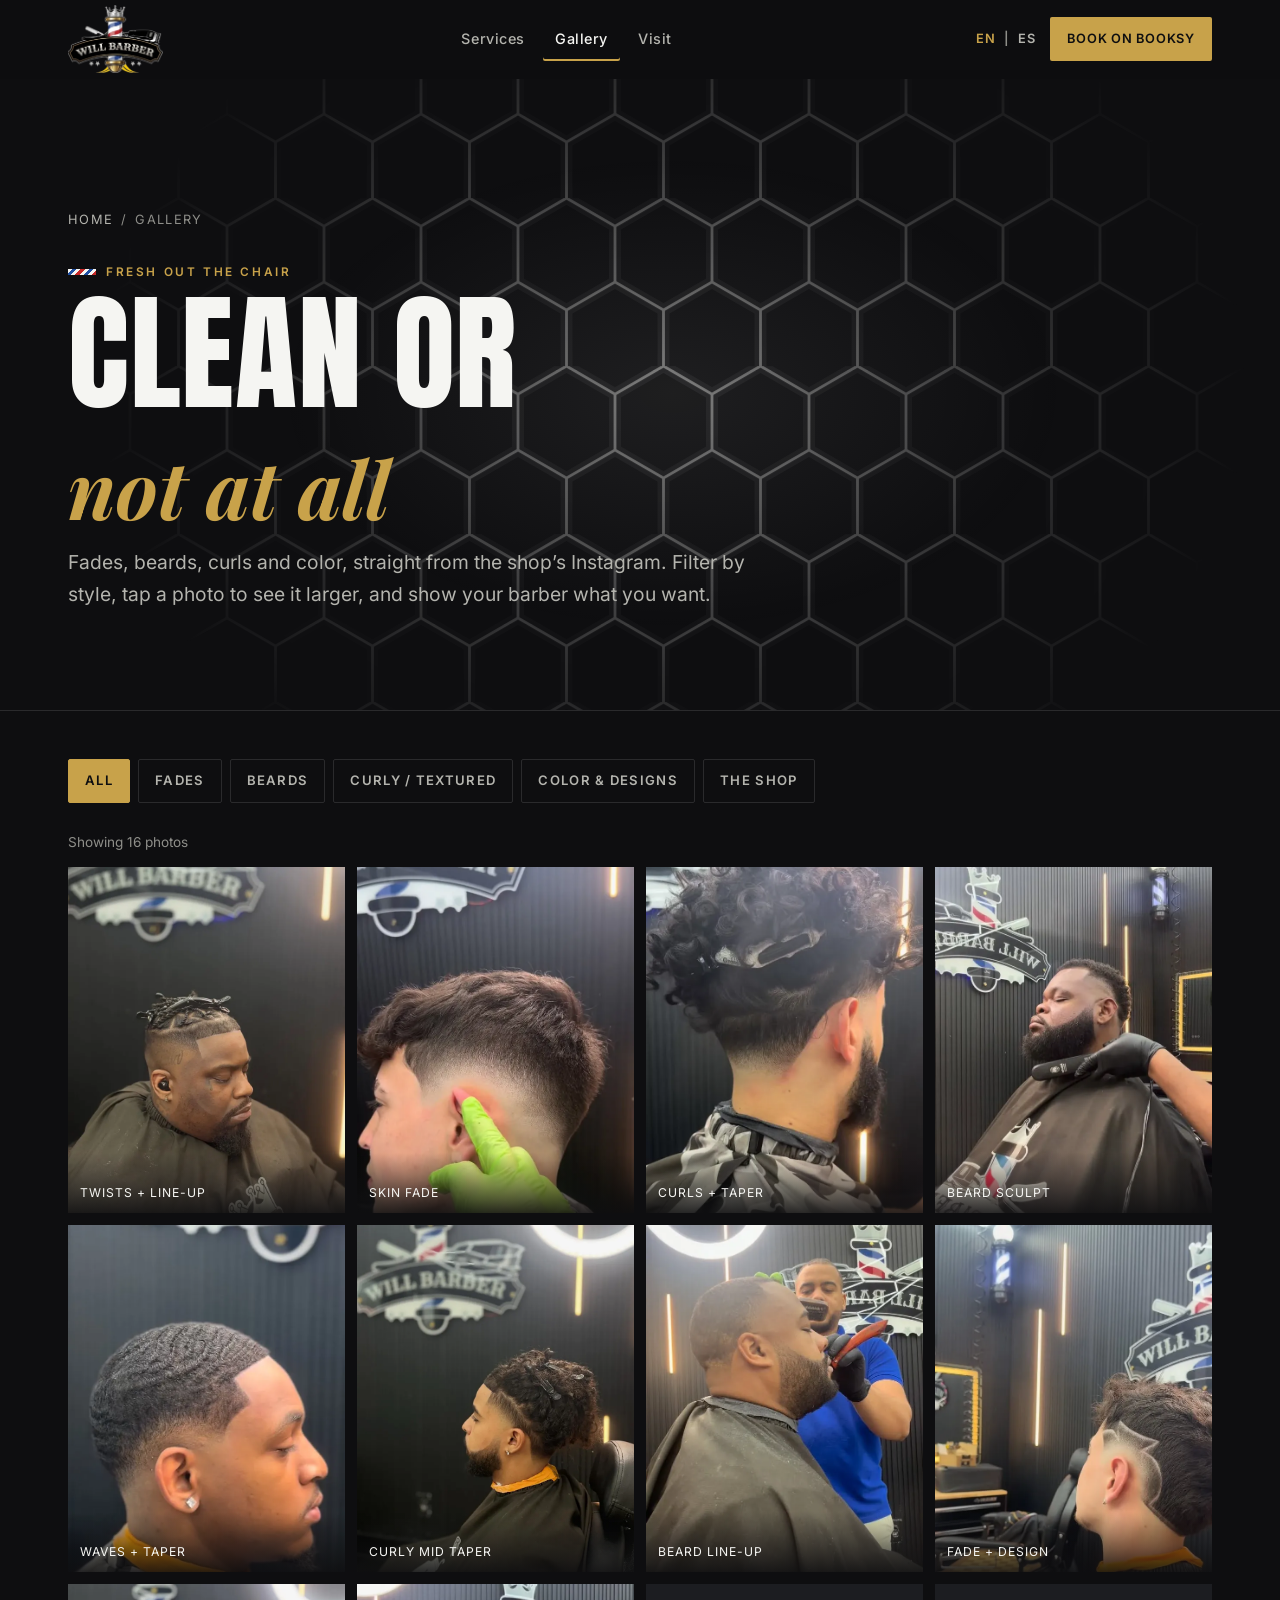
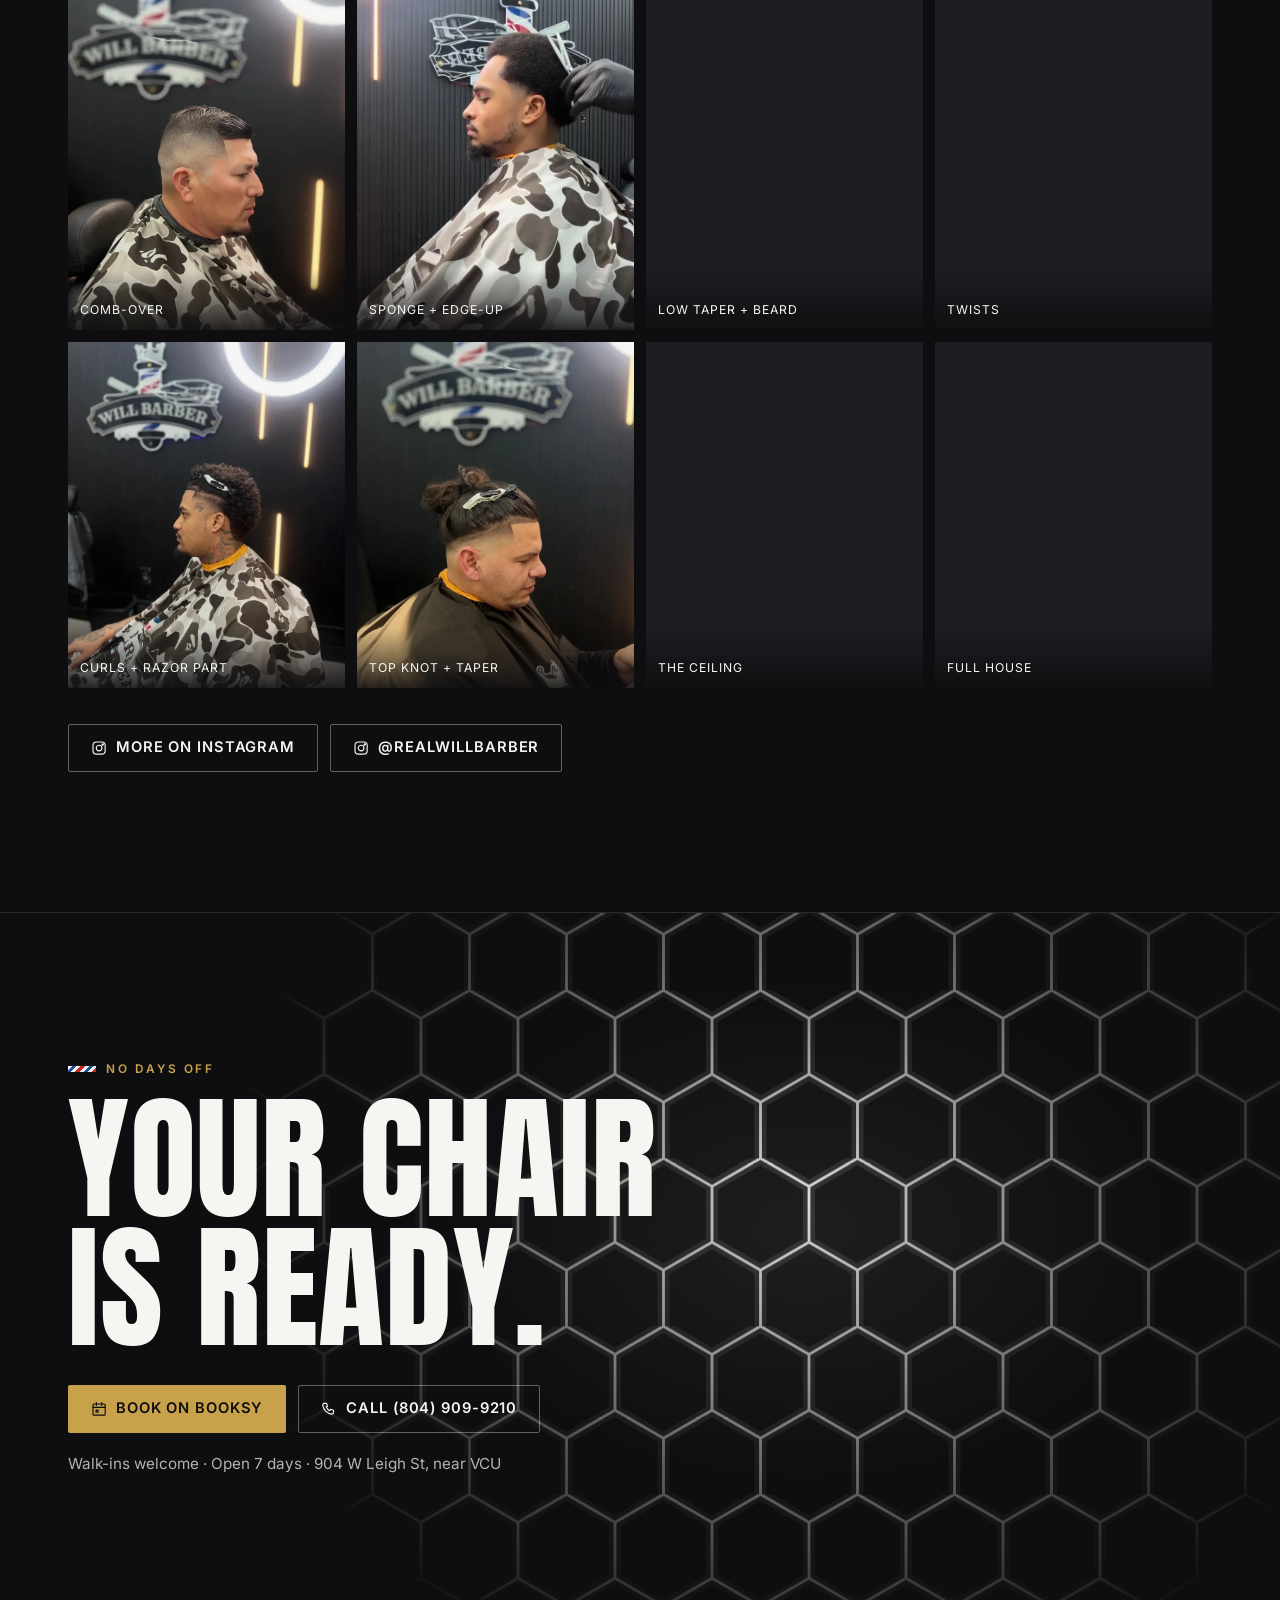
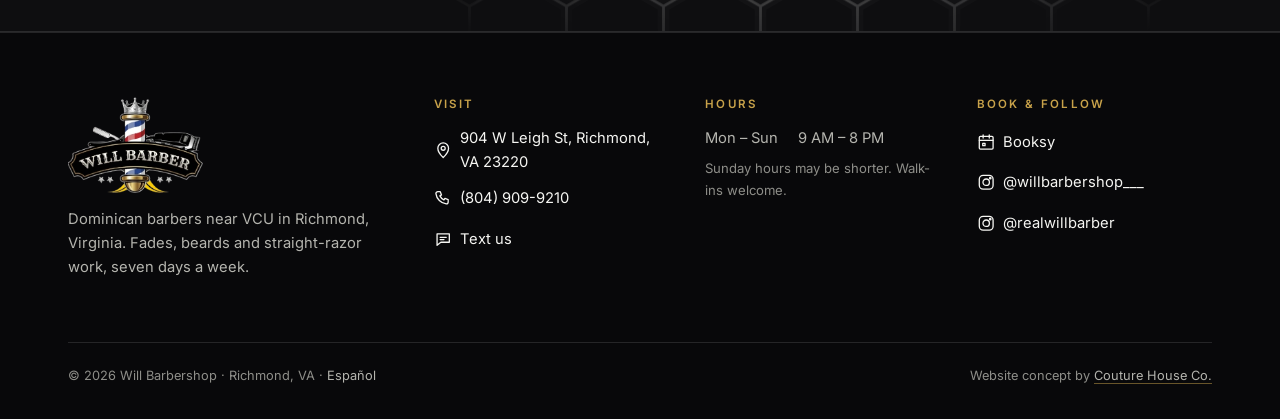
<file: gallery.html>
<!doctype html>
<html lang="en">
<head>
<meta charset="utf-8">
<meta name="viewport" content="width=device-width, initial-scale=1, viewport-fit=cover">
<title>Fade & Beard Gallery | Will Barbershop, Richmond, VA</title>
<meta name="description" content="Real cuts from Will Barbershop near VCU: skin fades, tapers, beard sculpting, curly and textured styles, designs and platinum color.">
<link rel="canonical" href="https://will-barbershop-site-preview.netlify.app/gallery.html">
<link rel="alternate" hreflang="en-US" href="https://will-barbershop-site-preview.netlify.app/gallery.html">
<link rel="alternate" hreflang="es-US" href="https://will-barbershop-site-preview.netlify.app/es/gallery.html">
<link rel="alternate" hreflang="x-default" href="https://will-barbershop-site-preview.netlify.app/gallery.html">
<meta name="theme-color" content="#0E0E10">
<meta name="robots" content="index, follow, max-image-preview:large">
<meta property="og:type" content="website">
<meta property="og:site_name" content="Will Barbershop">
<meta property="og:title" content="Fade & Beard Gallery | Will Barbershop, Richmond, VA">
<meta property="og:description" content="Real cuts from Will Barbershop near VCU: skin fades, tapers, beard sculpting, curly and textured styles, designs and platinum color.">
<meta property="og:url" content="https://will-barbershop-site-preview.netlify.app/gallery.html">
<meta property="og:image" content="https://will-barbershop-site-preview.netlify.app/assets/img/share.jpg">
<meta property="og:image:width" content="1200">
<meta property="og:image:height" content="630">
<meta property="og:image:alt" content="Will Barbershop interior with hexagon LED ceiling and gold-framed mirrors, Richmond, VA">
<meta property="og:locale" content="en_US">
<meta property="og:locale:alternate" content="es_US">
<meta name="twitter:card" content="summary_large_image">
<meta name="twitter:title" content="Fade & Beard Gallery | Will Barbershop, Richmond, VA">
<meta name="twitter:description" content="Real cuts from Will Barbershop near VCU: skin fades, tapers, beard sculpting, curly and textured styles, designs and platinum color.">
<meta name="twitter:image" content="https://will-barbershop-site-preview.netlify.app/assets/img/share.jpg">
<link rel="icon" href="assets/img/favicon.svg" type="image/svg+xml">
<link rel="icon" href="assets/img/favicon-32.png" sizes="32x32" type="image/png">
<link rel="apple-touch-icon" href="assets/img/apple-touch-icon.png">
<link rel="manifest" href="site.webmanifest">
<link rel="preload" href="assets/fonts/anton-latin-400-normal.woff2" as="font" type="font/woff2" crossorigin>
<link rel="preload" href="assets/fonts/inter-latin-wght-normal.woff2" as="font" type="font/woff2" crossorigin>
<link rel="stylesheet" href="assets/css/fonts.css?v=20260930b">
<link rel="stylesheet" href="assets/css/site.css?v=20260930b">
<script>document.documentElement.classList.add('js')</script>
<script src="assets/js/site.js" defer></script>
<script type="application/ld+json">{"@context":"https://schema.org","@type":"BarberShop","@id":"https://will-barbershop-site-preview.netlify.app/#barbershop","name":"Will Barbershop","alternateName":["Will Barber","Will barber"],"description":"Dominican barbershop near VCU in Richmond, VA. Fades, tapers, beard sculpting, straight-razor work, curly and textured cuts, designs and platinum color. Walk-ins welcome, open 7 days.","url":"https://will-barbershop-site-preview.netlify.app/","logo":"https://will-barbershop-site-preview.netlify.app/assets/img/will-barber-logo.png","image":["https://will-barbershop-site-preview.netlify.app/assets/img/share.jpg","https://will-barbershop-site-preview.netlify.app/assets/img/shop-interior-hex-ceiling.webp"],"telephone":"+1-804-909-9210","address":{"@type":"PostalAddress","streetAddress":"904 W Leigh St","addressLocality":"Richmond","addressRegion":"VA","postalCode":"23220","addressCountry":"US"},"openingHoursSpecification":[{"@type":"OpeningHoursSpecification","dayOfWeek":["Monday","Tuesday","Wednesday","Thursday","Friday","Saturday","Sunday"],"opens":"09:00","closes":"20:00"}],"priceRange":"$40-$150","currenciesAccepted":"USD","paymentAccepted":"Cash, Credit Card","areaServed":[{"@type":"City","name":"Richmond, VA"},{"@type":"Place","name":"Virginia Commonwealth University (VCU)"},{"@type":"Place","name":"Jackson Ward"},{"@type":"Place","name":"Carver"}],"knowsLanguage":["en","es"],"founder":{"@type":"Person","name":"Wilmer Montilla","alternateName":"Will","jobTitle":"Barber","sameAs":["https://www.instagram.com/realwillbarber/"]},"employee":{"@type":"Person","name":"Wilmer Montilla","jobTitle":"Barber"},"amenityFeature":[{"@type":"LocationFeatureSpecification","name":"Walk-ins welcome","value":true},{"@type":"LocationFeatureSpecification","name":"Parking space","value":true},{"@type":"LocationFeatureSpecification","name":"Credit cards accepted","value":true},{"@type":"LocationFeatureSpecification","name":"Wheelchair accessible","value":true},{"@type":"LocationFeatureSpecification","name":"Wi-Fi","value":true},{"@type":"LocationFeatureSpecification","name":"Child-friendly","value":true}],"sameAs":["https://www.instagram.com/willbarbershop___/","https://www.instagram.com/realwillbarber/","https://booksy.com/en-us/1359508_will-barber_hair-salon_134575_richmond","https://lantern.llc/b/will-barbershop-richmond/book"],"potentialAction":{"@type":"ReserveAction","target":{"@type":"EntryPoint","urlTemplate":"https://booksy.com/en-us/1359508_will-barber_hair-salon_134575_richmond","actionPlatform":["https://schema.org/DesktopWebPlatform","https://schema.org/MobileWebPlatform"]},"result":{"@type":"Reservation","name":"Barber appointment"}},"hasOfferCatalog":{"@type":"OfferCatalog","name":"Barber services","itemListElement":[{"@type":"Offer","itemOffered":{"@type":"Service","name":"Regular haircut","description":"Fade, taper, scissor work or a classic cut, finished with a clean line-up."},"priceCurrency":"USD","priceSpecification":{"@type":"PriceSpecification","minPrice":40,"priceCurrency":"USD"}},{"@type":"Offer","itemOffered":{"@type":"Service","name":"Regular haircut & face steamer","description":"Your regular cut plus a face steamer to open up and refresh the skin."},"priceCurrency":"USD","price":50},{"@type":"Offer","itemOffered":{"@type":"Service","name":"Master haircut","description":"The long appointment: an hour and a half in the chair for detailed, unhurried work."},"priceCurrency":"USD","price":100},{"@type":"Offer","itemOffered":{"@type":"Service","name":"After 7:00 PM appointment","description":"A cut booked after 7 PM, for when the day runs late."},"priceCurrency":"USD","priceSpecification":{"@type":"PriceSpecification","minPrice":100,"priceCurrency":"USD"}},{"@type":"Offer","itemOffered":{"@type":"Service","name":"Haircut & beard","description":"Cut plus beard shaping and a sharp line-up, with straight-razor edges."},"priceCurrency":"USD","priceSpecification":{"@type":"PriceSpecification","minPrice":50,"priceCurrency":"USD"}},{"@type":"Offer","itemOffered":{"@type":"Service","name":"Haircut, beard & facial steamer","description":"The full treatment: cut, beard work and a face steamer."},"priceCurrency":"USD","price":65},{"@type":"Offer","itemOffered":{"@type":"Service","name":"Kid haircut","description":"Fades, tapers and clean cuts for the young ones."},"priceCurrency":"USD","price":40},{"@type":"Offer","itemOffered":{"@type":"Service","name":"House cut (house call)","description":"Will comes to you. Book it on Booksy and confirm the address and timing."},"priceCurrency":"USD","price":150}]}}</script>
<script type="application/ld+json">{"@context":"https://schema.org","@type":"BreadcrumbList","itemListElement":[{"@type":"ListItem","position":1,"name":"Home","item":"https://will-barbershop-site-preview.netlify.app/"},{"@type":"ListItem","position":2,"name":"Gallery","item":"https://will-barbershop-site-preview.netlify.app/gallery.html"}]}</script>
</head>
<body>
<a class="skip" href="#main">Skip to content</a>
<div class="pole" aria-hidden="true"></div>
<header class="site-header">
  <nav class="wrap nav" aria-label="Main">
    <a class="brand" href="index.html" aria-label="Will Barbershop, home"><img src="assets/img/will-barber-logo-header.webp" width="391" height="279" alt="Will Barber"></a>
    <div class="nav-links"><a href="services.html">Services</a><a href="gallery.html" aria-current="page">Gallery</a><a href="visit.html">Visit</a></div>
    <div class="nav-right">
      <div class="lang"><span aria-current="true" lang="en">EN</span><span class="sep" aria-hidden="true">|</span><a href="es/gallery.html" hreflang="es" lang="es" aria-label="Versión en español">ES</a></div>
      <a class="btn btn-gold btn-sm btn-book" href="https://booksy.com/en-us/1359508_will-barber_hair-salon_134575_richmond" rel="noopener" target="_blank">Book on Booksy</a>
      <button class="menu-btn" type="button" aria-expanded="false" aria-controls="mobile-menu"><span class="sr-only">Menu</span><svg class="i-open" viewBox="0 0 24 24" fill="none" stroke="currentColor" stroke-width="1.8" stroke-linecap="round" aria-hidden="true"><path d="M3.5 7h17M3.5 12h17M3.5 17h11"/></svg><svg class="i-close" viewBox="0 0 24 24" fill="none" stroke="currentColor" stroke-width="1.8" stroke-linecap="round" aria-hidden="true"><path d="M5.5 5.5l13 13M18.5 5.5l-13 13"/></svg></button>
    </div>
  </nav>
</header>
<div class="mobile-menu" id="mobile-menu" hidden>
    <a class="m-link" href="index.html">Home <small lang="es">Inicio</small></a><a class="m-link" href="services.html">Services <small lang="es">Servicios</small></a><a class="m-link" href="gallery.html" aria-current="page">Gallery <small lang="es">Galería</small></a><a class="m-link" href="visit.html">Visit <small lang="es">Visítanos</small></a>
    <a class="btn btn-gold" href="https://booksy.com/en-us/1359508_will-barber_hair-salon_134575_richmond" rel="noopener" target="_blank" style="margin-top:24px"><svg class="icon" viewBox="0 0 24 24" aria-hidden="true" focusable="false"><rect x="3" y="4.5" width="18" height="16.5" rx="1.5"/><path d="M3 9.5h18M8 2.5v4M16 2.5v4M7.5 13.5h3v3h-3z"/></svg>Book on Booksy</a>
    <p class="m-meta">904 W Leigh St, Richmond, VA 23220<br><a href="tel:+18049099210">(804) 909-9210</a> · Walk-ins welcome</p>
</div>
<main id="main">
<section class="page-hero" aria-labelledby="page-title">
  <div class="hexfield dim" aria-hidden="true"></div>
  <div class="wrap">
    <nav class="crumbs" aria-label="Breadcrumb"><a href="index.html">Home</a><span aria-hidden="true">/</span><span aria-current="page">Gallery</span></nav>
    <p class="eyebrow">Fresh out the chair</p>
    <h1 class="h1 razor" id="page-title"><span class="cut">Clean or<br><em>not at all</em></span></h1>
    <p class="lead rise">Fades, beards, curls and color, straight from the shop’s Instagram. Filter by style, tap a photo to see it larger, and show your barber what you want.</p>
  </div>
</section>
<section class="section" aria-label="Photo gallery" style="padding-top:48px">
  <div class="wrap">
    <div class="filters" role="group" aria-label="Filter photos by style"><button type="button" data-filter="all" aria-pressed="true">All</button><button type="button" data-filter="fades" aria-pressed="false">Fades</button><button type="button" data-filter="beards" aria-pressed="false">Beards</button><button type="button" data-filter="curly" aria-pressed="false">Curly / Textured</button><button type="button" data-filter="color" aria-pressed="false">Color & Designs</button><button type="button" data-filter="shop" aria-pressed="false">The shop</button></div>
    <p class="gal-count" aria-live="polite" data-tpl="Showing {n} photos">Showing 16 photos</p>
    <div class="grid-gal"><figure class="item sharpen" data-cat="curly beards"><a href="assets/img/twists-lineup-beard.webp"><img src="assets/img/twists-lineup-beard.webp" srcset="assets/img/twists-lineup-beard-800.webp 800w, assets/img/twists-lineup-beard.webp 1440w" sizes="(min-width: 900px) 25vw, (min-width: 600px) 33vw, 50vw" width="1440" height="1728" alt="Twists with a razor-sharp line-up and a full beard" loading="lazy" decoding="async"></a><figcaption>Twists + line-up</figcaption></figure><figure class="item sharpen" data-cat="fades"><a href="assets/img/skin-fade-detail.webp"><img src="assets/img/skin-fade-detail.webp" width="640" height="966" alt="Skin fade blended high above the ear, close-up" loading="lazy" decoding="async"></a><figcaption>Skin fade</figcaption></figure><figure class="item sharpen" data-cat="curly fades"><a href="assets/img/curly-top-taper-nape.webp"><img src="assets/img/curly-top-taper-nape.webp" width="640" height="1022" alt="Loose curly top with a tapered nape, back view" loading="lazy" decoding="async"></a><figcaption>Curls + taper</figcaption></figure><figure class="item sharpen" data-cat="beards"><a href="assets/img/beard-sculpt-full.webp"><img src="assets/img/beard-sculpt-full.webp" width="640" height="1022" alt="Full beard being sculpted with a straight razor" loading="lazy" decoding="async"></a><figcaption>Beard sculpt</figcaption></figure><figure class="item sharpen" data-cat="fades curly"><a href="assets/img/waves-taper-lineup.webp"><img src="assets/img/waves-taper-lineup.webp" width="640" height="999" alt="360 waves with a low taper and sharp line-up" loading="lazy" decoding="async"></a><figcaption>Waves + taper</figcaption></figure><figure class="item sharpen" data-cat="curly fades"><a href="assets/img/curly-mid-taper-side.webp"><img src="assets/img/curly-mid-taper-side.webp" srcset="assets/img/curly-mid-taper-side-800.webp 800w, assets/img/curly-mid-taper-side.webp 1440w" sizes="(min-width: 900px) 25vw, (min-width: 600px) 33vw, 50vw" width="1440" height="1767" alt="Curly top with a mid taper, side profile" loading="lazy" decoding="async"></a><figcaption>Curly mid taper</figcaption></figure><figure class="item sharpen" data-cat="beards"><a href="assets/img/beard-lineup-trimmer.webp"><img src="assets/img/beard-lineup-trimmer.webp" width="640" height="1023" alt="Beard line-up with a trimmer and edge work" loading="lazy" decoding="async"></a><figcaption>Beard line-up</figcaption></figure><figure class="item sharpen" data-cat="color fades"><a href="assets/img/fade-with-design.webp"><img src="assets/img/fade-with-design.webp" width="640" height="909" alt="Taper fade with a razor design behind the ear" loading="lazy" decoding="async"></a><figcaption>Fade + design</figcaption></figure><figure class="item sharpen" data-cat="fades"><a href="assets/img/comb-over-skin-fade.webp"><img src="assets/img/comb-over-skin-fade.webp" srcset="assets/img/comb-over-skin-fade-800.webp 800w, assets/img/comb-over-skin-fade.webp 1440w" sizes="(min-width: 900px) 25vw, (min-width: 600px) 33vw, 50vw" width="1440" height="1767" alt="Comb-over with a skin fade and hard part" loading="lazy" decoding="async"></a><figcaption>Comb-over</figcaption></figure><figure class="item sharpen" data-cat="curly"><a href="assets/img/curly-sponge-edge-up.webp"><img src="assets/img/curly-sponge-edge-up.webp" width="640" height="1023" alt="Barber shaping a textured sponge top with an edge-up" loading="lazy" decoding="async"></a><figcaption>Sponge + edge-up</figcaption></figure><figure class="item sharpen" data-cat="fades beards"><a href="assets/img/low-taper-beard-profile.webp"><img src="assets/img/low-taper-beard-profile.webp" srcset="assets/img/low-taper-beard-profile-800.webp 800w, assets/img/low-taper-beard-profile.webp 1440w" sizes="(min-width: 900px) 25vw, (min-width: 600px) 33vw, 50vw" width="1440" height="1728" alt="Low taper with a lined-up beard, profile view" loading="lazy" decoding="async"></a><figcaption>Low taper + beard</figcaption></figure><figure class="item sharpen" data-cat="curly"><a href="assets/img/twists-front-lineup.webp"><img src="assets/img/twists-front-lineup.webp" srcset="assets/img/twists-front-lineup-800.webp 800w, assets/img/twists-front-lineup.webp 1440w" sizes="(min-width: 900px) 25vw, (min-width: 600px) 33vw, 50vw" width="1440" height="1767" alt="Twists with a crisp front line-up" loading="lazy" decoding="async"></a><figcaption>Twists</figcaption></figure><figure class="item sharpen" data-cat="curly fades"><a href="assets/img/curly-taper-profile.webp"><img src="assets/img/curly-taper-profile.webp" srcset="assets/img/curly-taper-profile-800.webp 800w, assets/img/curly-taper-profile.webp 1440w" sizes="(min-width: 900px) 25vw, (min-width: 600px) 33vw, 50vw" width="1440" height="1767" alt="Curly top with a taper and razor part" loading="lazy" decoding="async"></a><figcaption>Curls + razor part</figcaption></figure><figure class="item sharpen" data-cat="fades curly"><a href="assets/img/top-knot-taper.webp"><img src="assets/img/top-knot-taper.webp" srcset="assets/img/top-knot-taper-800.webp 800w, assets/img/top-knot-taper.webp 1440w" sizes="(min-width: 900px) 25vw, (min-width: 600px) 33vw, 50vw" width="1440" height="1728" alt="Top knot with a taper fade and hard part" loading="lazy" decoding="async"></a><figcaption>Top knot + taper</figcaption></figure><figure class="item sharpen" data-cat="shop"><a href="assets/img/hex-ceiling-mirrors.webp"><img src="assets/img/hex-ceiling-mirrors.webp" width="720" height="1100" alt="Hexagon LED ceiling over the barber stations" loading="lazy" decoding="async"></a><figcaption>The ceiling</figcaption></figure><figure class="item sharpen" data-cat="shop"><a href="assets/img/shop-full-chairs.webp"><img src="assets/img/shop-full-chairs.webp" width="640" height="1022" alt="A busy afternoon with every chair working" loading="lazy" decoding="async"></a><figcaption>Full house</figcaption></figure></div>
    <div class="cta-row" style="margin-top:36px"><a class="btn btn-ghost" href="https://www.instagram.com/willbarbershop___/" rel="noopener" target="_blank"><svg class="icon" viewBox="0 0 24 24" aria-hidden="true" focusable="false"><rect x="3" y="3" width="18" height="18" rx="5"/><circle cx="12" cy="12" r="4.2"/><circle cx="17.3" cy="6.7" r=".9" fill="currentColor"/></svg>More on Instagram</a><a class="btn btn-ghost" href="https://www.instagram.com/realwillbarber/" rel="noopener" target="_blank"><svg class="icon" viewBox="0 0 24 24" aria-hidden="true" focusable="false"><rect x="3" y="3" width="18" height="18" rx="5"/><circle cx="12" cy="12" r="4.2"/><circle cx="17.3" cy="6.7" r=".9" fill="currentColor"/></svg>@realwillbarber</a></div>
  </div>
</section>
<dialog class="lb" aria-label="Photo viewer">
  <div class="lb-inner">
    <p></p>
    <button type="button" class="lb-close" aria-label="Close"><svg viewBox="0 0 24 24" fill="none" stroke="currentColor" stroke-width="1.8" stroke-linecap="round" aria-hidden="true"><path d="M5.5 5.5l13 13M18.5 5.5l-13 13"/></svg></button>
    <button type="button" class="lb-prev" aria-label="Previous photo"><svg viewBox="0 0 24 24" fill="none" stroke="currentColor" stroke-width="1.8" stroke-linecap="round" aria-hidden="true"><path d="M15 5l-7 7 7 7"/></svg></button>
    <button type="button" class="lb-next" aria-label="Next photo"><svg viewBox="0 0 24 24" fill="none" stroke="currentColor" stroke-width="1.8" stroke-linecap="round" aria-hidden="true"><path d="M9 5l7 7-7 7"/></svg></button>
  </div>
</dialog>
<section class="section band cta-final" aria-labelledby="cta-title">
  <div class="hexfield " aria-hidden="true"></div>
  <div class="wrap">
    <p class="eyebrow">No days off</p>
    <h2 class="h2 razor" id="cta-title"><span class="cut">Your chair<br>is ready.</span></h2>
    <div class="cta-row rise">
      <a class="btn btn-gold" href="https://booksy.com/en-us/1359508_will-barber_hair-salon_134575_richmond" rel="noopener" target="_blank"><svg class="icon" viewBox="0 0 24 24" aria-hidden="true" focusable="false"><rect x="3" y="4.5" width="18" height="16.5" rx="1.5"/><path d="M3 9.5h18M8 2.5v4M16 2.5v4M7.5 13.5h3v3h-3z"/></svg>Book on Booksy</a>
      <a class="btn btn-ghost" href="tel:+18049099210"><svg class="icon" viewBox="0 0 24 24" aria-hidden="true" focusable="false"><path d="M5 3.5h3.2l1.6 4.2-2.1 1.3a11 11 0 0 0 5.3 5.3l1.3-2.1 4.2 1.6V17a2.5 2.5 0 0 1-2.5 2.5A15.5 15.5 0 0 1 2.5 6 2.5 2.5 0 0 1 5 3.5z"/></svg>Call (804) 909-9210</a>
    </div>
    <p class="note rise">Walk-ins welcome · Open 7 days · 904 W Leigh St, near VCU</p>
  </div>
</section>
</main>
<footer class="site-footer">
  <div class="wrap">
    <div class="foot-grid">
      <div class="foot-brand">
        <a class="brand" href="index.html" aria-label="Will Barbershop, home"><img src="assets/img/will-barber-logo-header.webp" width="391" height="279" alt="Will Barber"></a>
        <p>Dominican barbers near VCU in Richmond, Virginia. Fades, beards and straight-razor work, seven days a week.</p>
      </div>
      <div>
        <h2>Visit</h2>
        <ul>
          <li><a href="https://www.google.com/maps/search/?api=1&query=Will+Barbershop+904+W+Leigh+St+Richmond+VA+23220" rel="noopener" target="_blank"><svg class="icon" viewBox="0 0 24 24" aria-hidden="true" focusable="false"><path d="M12 21.5s-7-6.3-7-12a7 7 0 0 1 14 0c0 5.7-7 12-7 12z"/><circle cx="12" cy="9.5" r="2.6"/></svg>904 W Leigh St, Richmond, VA 23220</a></li>
          <li><a href="tel:+18049099210"><svg class="icon" viewBox="0 0 24 24" aria-hidden="true" focusable="false"><path d="M5 3.5h3.2l1.6 4.2-2.1 1.3a11 11 0 0 0 5.3 5.3l1.3-2.1 4.2 1.6V17a2.5 2.5 0 0 1-2.5 2.5A15.5 15.5 0 0 1 2.5 6 2.5 2.5 0 0 1 5 3.5z"/></svg>(804) 909-9210</a></li>
          <li><a href="sms:+18049099210"><svg class="icon" viewBox="0 0 24 24" aria-hidden="true" focusable="false"><path d="M4 5h16v11H9l-5 4z"/><path d="M8 9.5h8M8 12.5h5"/></svg>Text us</a></li>
        </ul>
      </div>
      <div>
        <h2>Hours</h2>
        <div class="foot-hours"><span>Mon – Sun</span><span>9 AM – 8 PM</span></div>
        <p style="margin-top:8px;font-size:.82rem;color:var(--dim)">Sunday hours may be shorter. Walk-ins welcome.</p>
      </div>
      <div>
        <h2>Book & follow</h2>
        <ul>
          <li><a href="https://booksy.com/en-us/1359508_will-barber_hair-salon_134575_richmond" rel="noopener" target="_blank"><svg class="icon" viewBox="0 0 24 24" aria-hidden="true" focusable="false"><rect x="3" y="4.5" width="18" height="16.5" rx="1.5"/><path d="M3 9.5h18M8 2.5v4M16 2.5v4M7.5 13.5h3v3h-3z"/></svg>Booksy</a></li>
          <li><a href="https://www.instagram.com/willbarbershop___/" rel="noopener" target="_blank"><svg class="icon" viewBox="0 0 24 24" aria-hidden="true" focusable="false"><rect x="3" y="3" width="18" height="18" rx="5"/><circle cx="12" cy="12" r="4.2"/><circle cx="17.3" cy="6.7" r=".9" fill="currentColor"/></svg>@willbarbershop___</a></li>
          <li><a href="https://www.instagram.com/realwillbarber/" rel="noopener" target="_blank"><svg class="icon" viewBox="0 0 24 24" aria-hidden="true" focusable="false"><rect x="3" y="3" width="18" height="18" rx="5"/><circle cx="12" cy="12" r="4.2"/><circle cx="17.3" cy="6.7" r=".9" fill="currentColor"/></svg>@realwillbarber</a></li>
        </ul>
      </div>
    </div>
    <div class="foot-bottom">
      <span>&copy; 2026 Will Barbershop · Richmond, VA · <a href="es/gallery.html" hreflang="es">Español</a></span>
      <span class="credit">Website concept by <a href="https://couturehouse.co" rel="noopener" target="_blank">Couture House Co.</a></span>
    </div>
  </div>
</footer>
<div class="actionbar">
  <a class="btn btn-ghost" href="tel:+18049099210"><svg class="icon" viewBox="0 0 24 24" aria-hidden="true" focusable="false"><path d="M5 3.5h3.2l1.6 4.2-2.1 1.3a11 11 0 0 0 5.3 5.3l1.3-2.1 4.2 1.6V17a2.5 2.5 0 0 1-2.5 2.5A15.5 15.5 0 0 1 2.5 6 2.5 2.5 0 0 1 5 3.5z"/></svg>Call</a>
  <a class="btn btn-gold" href="https://booksy.com/en-us/1359508_will-barber_hair-salon_134575_richmond" rel="noopener" target="_blank"><svg class="icon" viewBox="0 0 24 24" aria-hidden="true" focusable="false"><rect x="3" y="4.5" width="18" height="16.5" rx="1.5"/><path d="M3 9.5h18M8 2.5v4M16 2.5v4M7.5 13.5h3v3h-3z"/></svg>Book on Booksy</a>
</div>
</body>
</html>
</file>
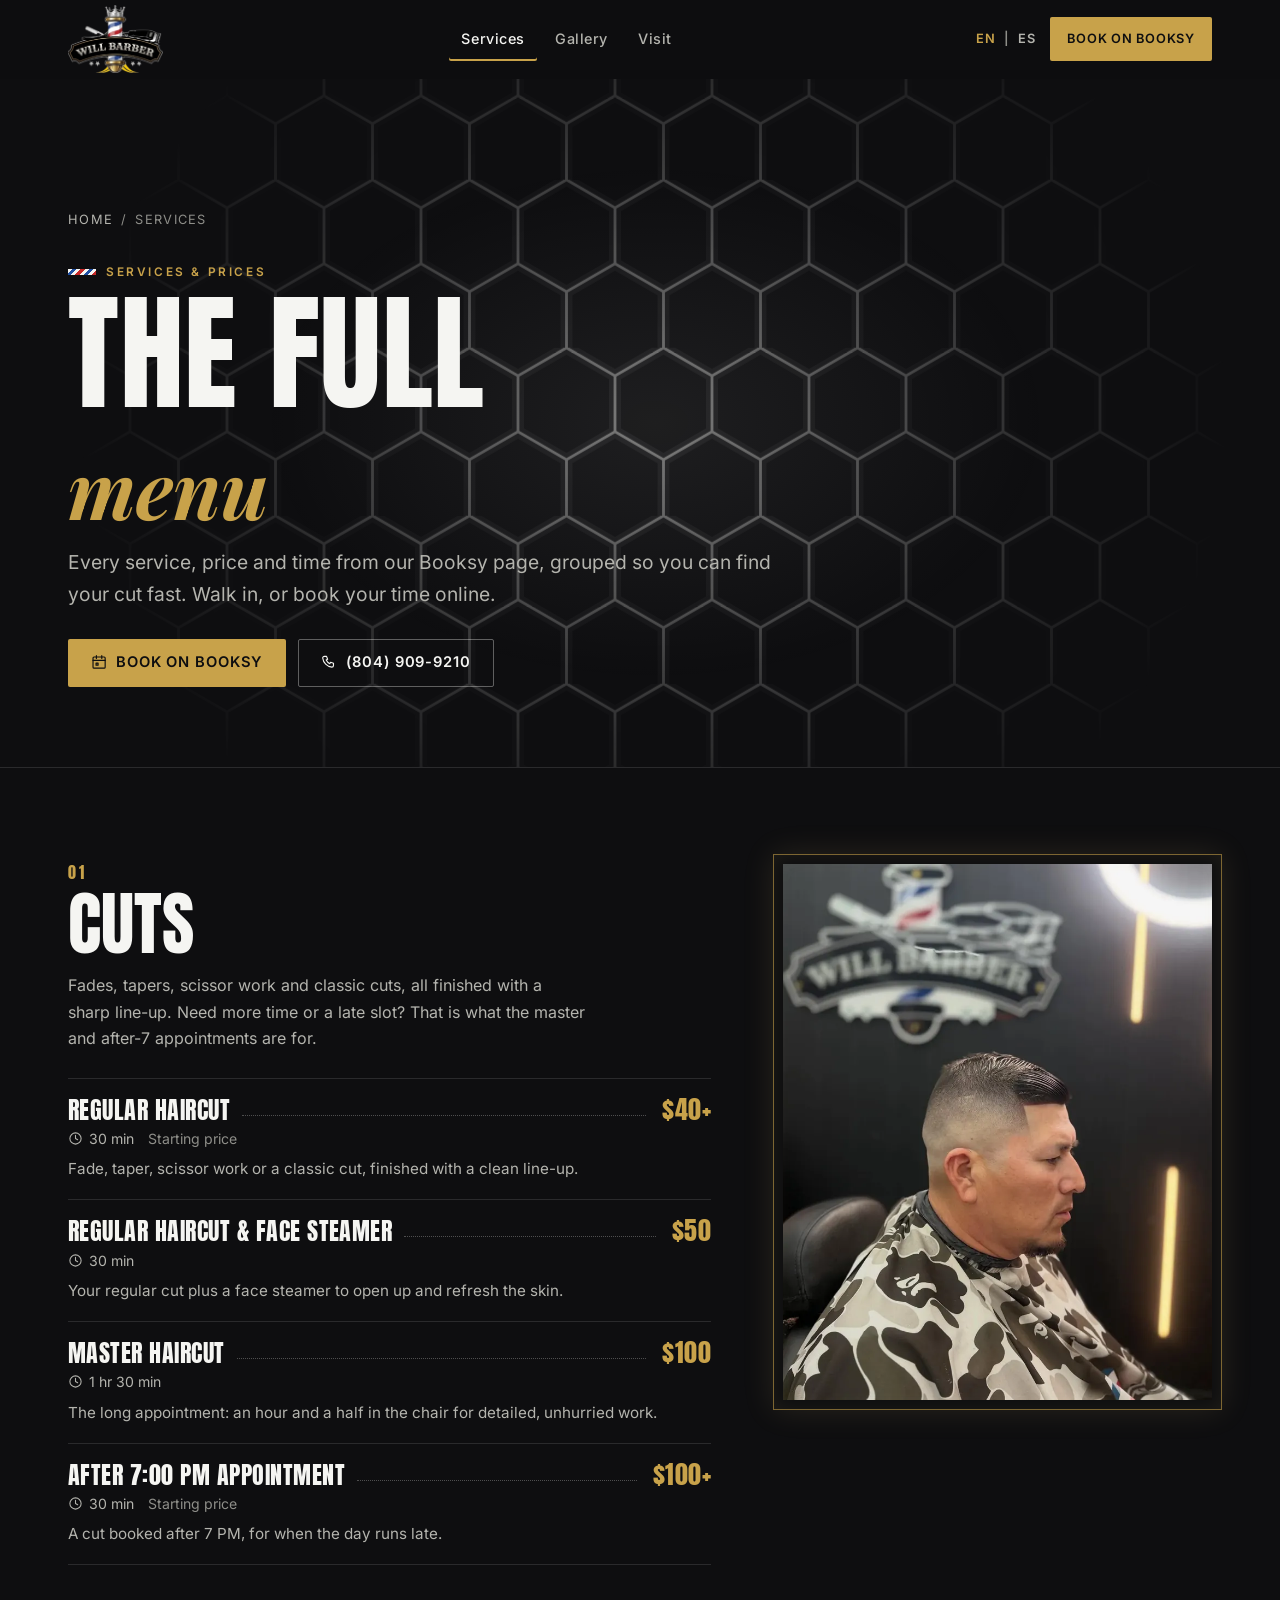
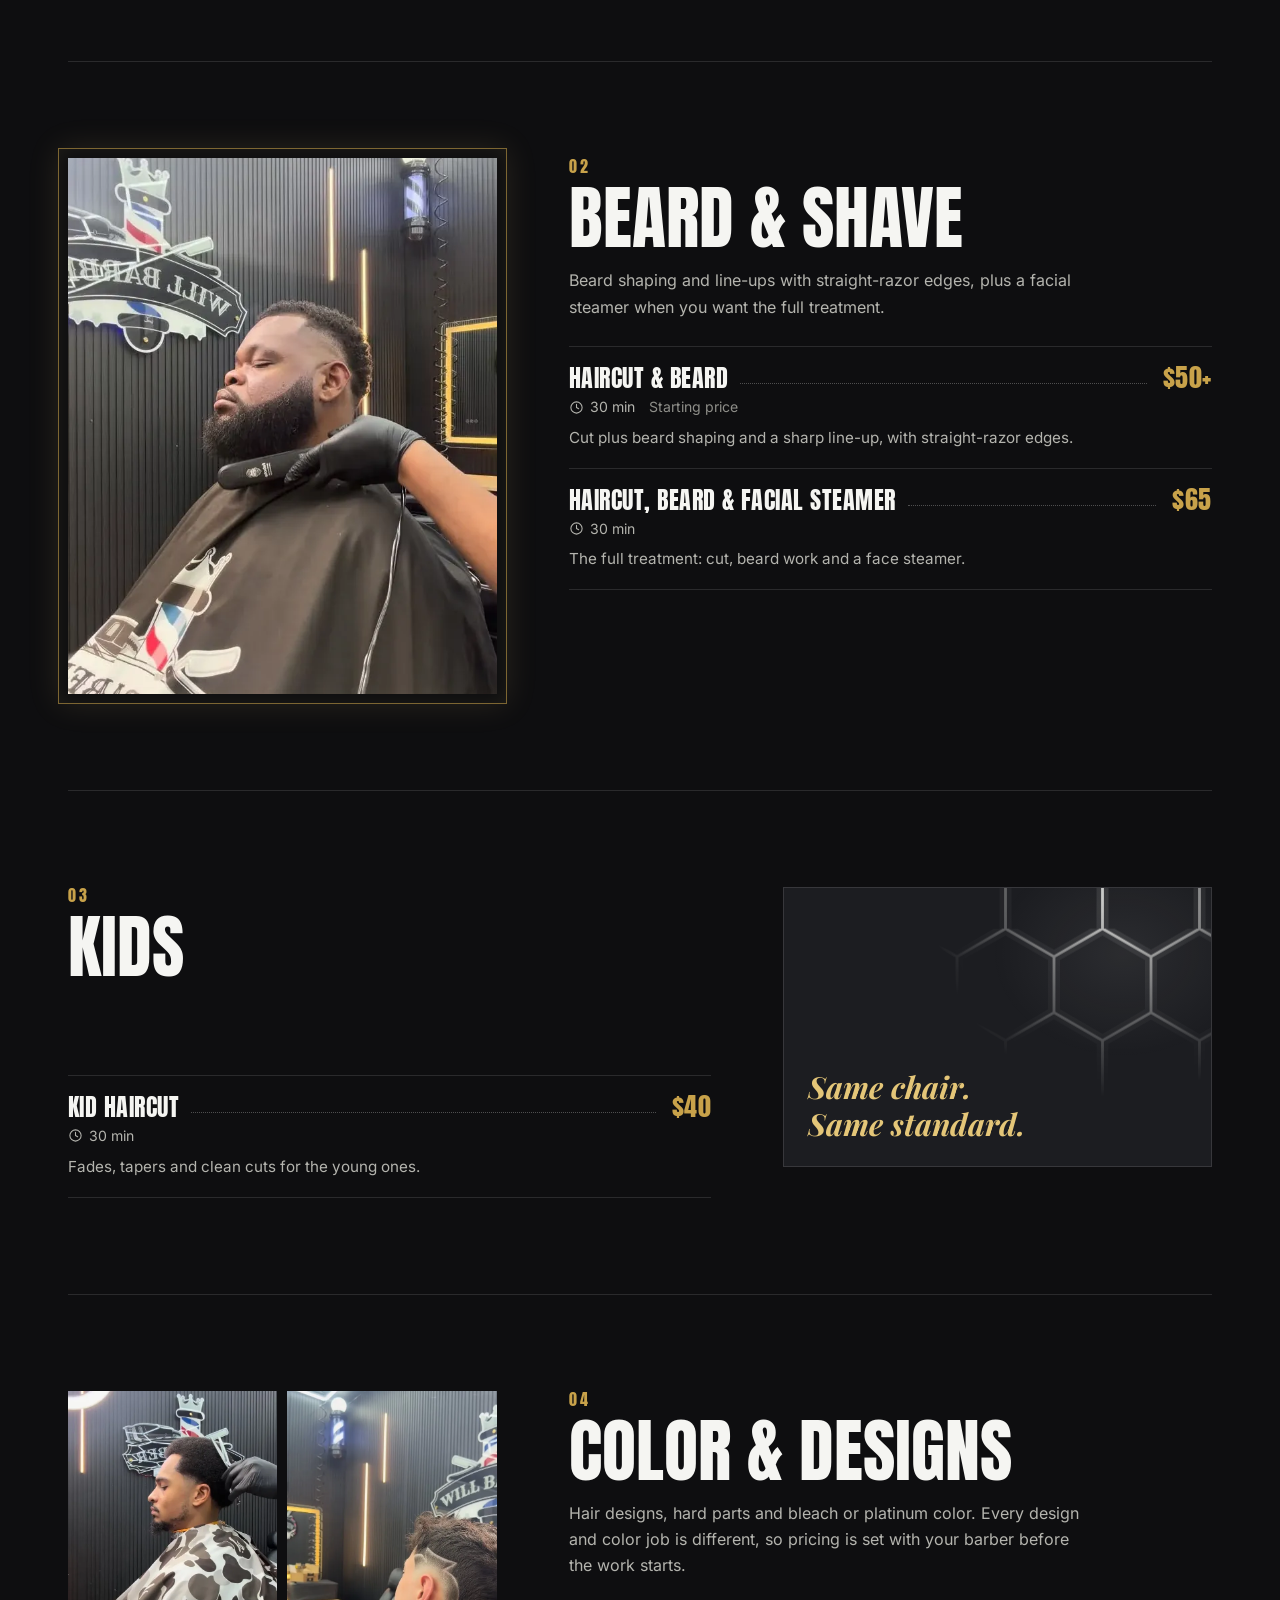
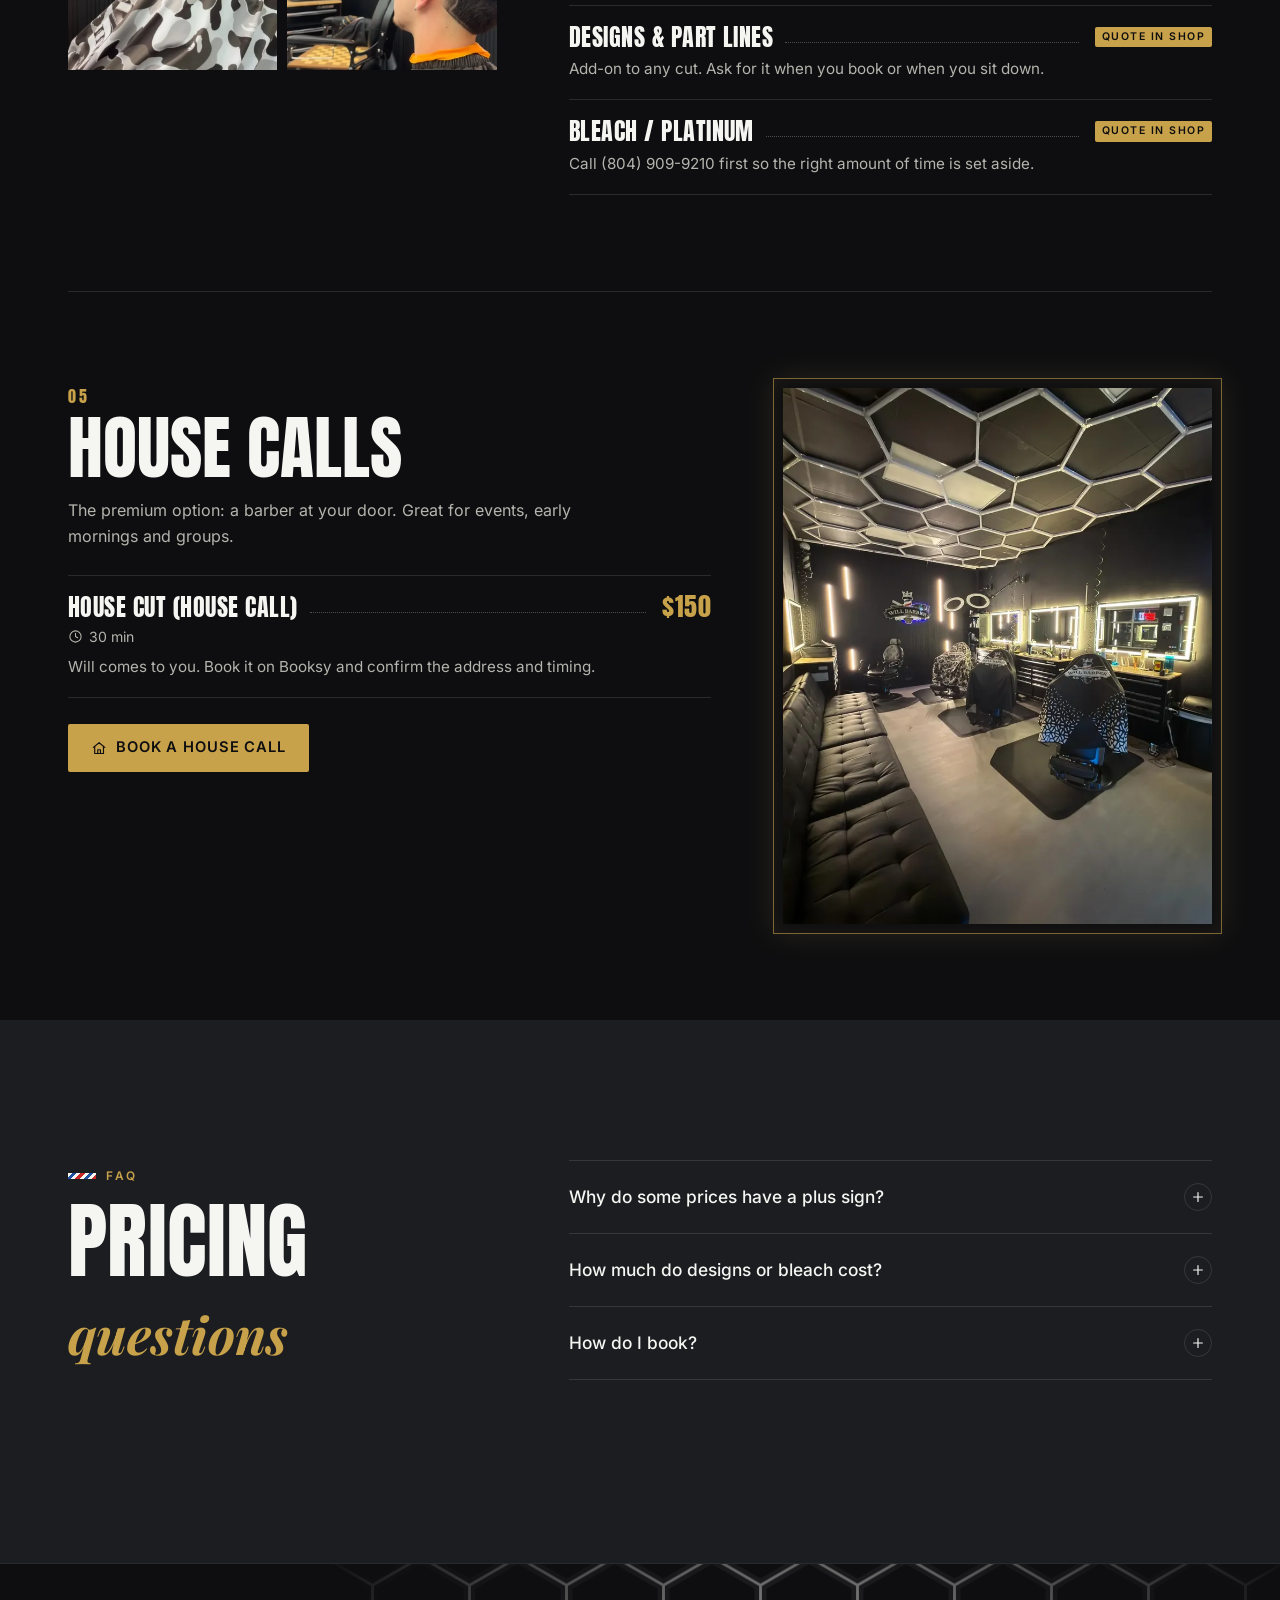
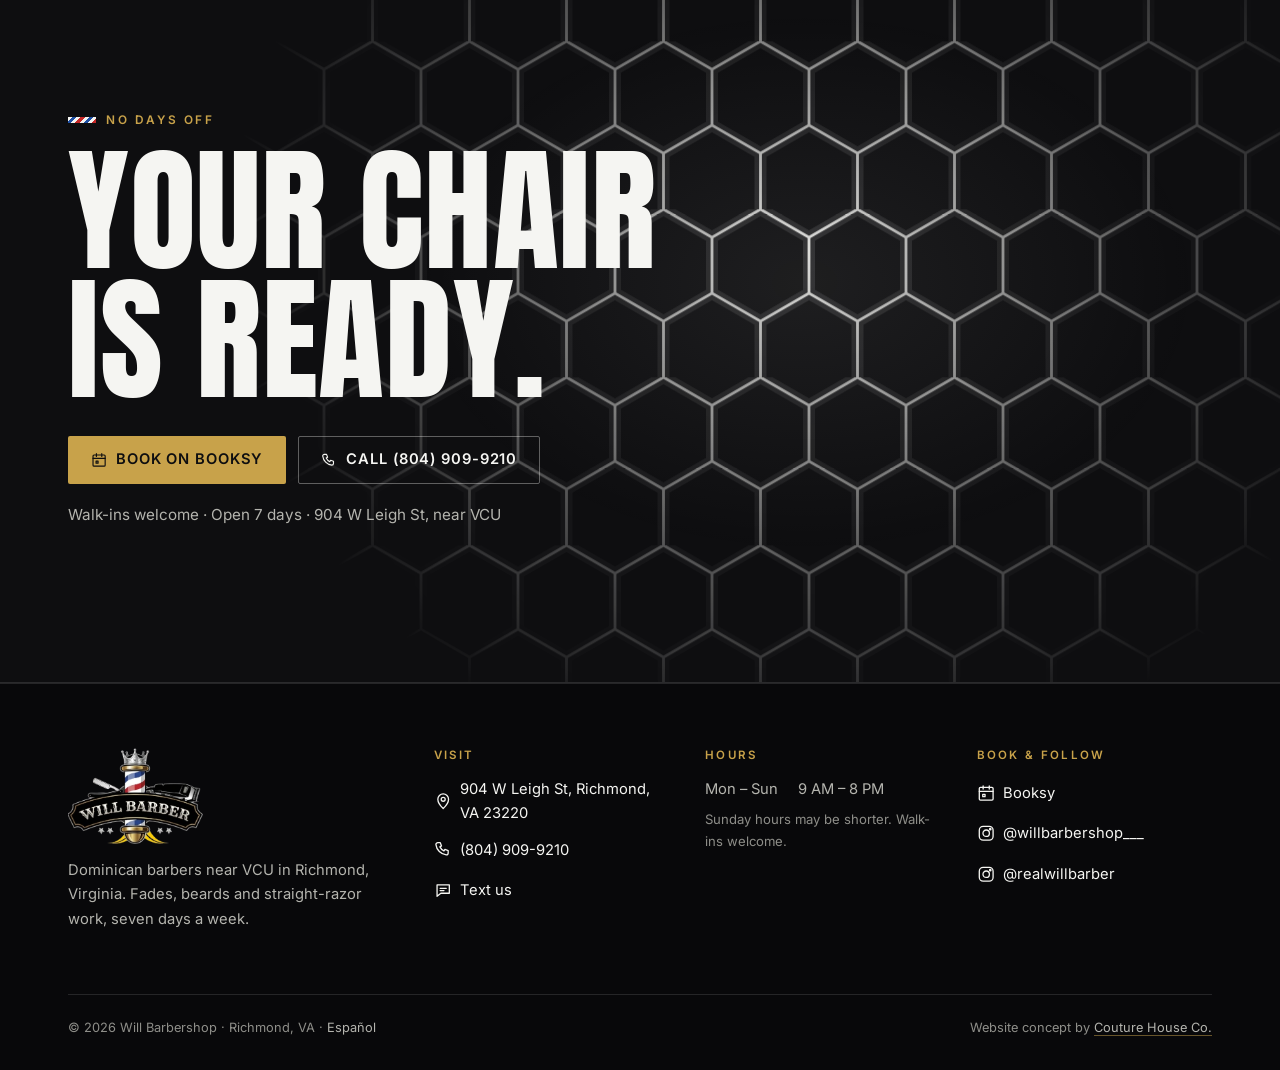
<file: services.html>
<!doctype html>
<html lang="en">
<head>
<meta charset="utf-8">
<meta name="viewport" content="width=device-width, initial-scale=1, viewport-fit=cover">
<title>Barber Services & Prices | Will Barbershop, Richmond, VA</title>
<meta name="description" content="Full menu with Booksy prices: haircuts from $40, cut and beard from $50, master haircut $100, kids $40, house calls $150. Near VCU.">
<link rel="canonical" href="https://will-barbershop-site-preview.netlify.app/services.html">
<link rel="alternate" hreflang="en-US" href="https://will-barbershop-site-preview.netlify.app/services.html">
<link rel="alternate" hreflang="es-US" href="https://will-barbershop-site-preview.netlify.app/es/services.html">
<link rel="alternate" hreflang="x-default" href="https://will-barbershop-site-preview.netlify.app/services.html">
<meta name="theme-color" content="#0E0E10">
<meta name="robots" content="index, follow, max-image-preview:large">
<meta property="og:type" content="website">
<meta property="og:site_name" content="Will Barbershop">
<meta property="og:title" content="Barber Services & Prices | Will Barbershop, Richmond, VA">
<meta property="og:description" content="Full menu with Booksy prices: haircuts from $40, cut and beard from $50, master haircut $100, kids $40, house calls $150. Near VCU.">
<meta property="og:url" content="https://will-barbershop-site-preview.netlify.app/services.html">
<meta property="og:image" content="https://will-barbershop-site-preview.netlify.app/assets/img/share.jpg">
<meta property="og:image:width" content="1200">
<meta property="og:image:height" content="630">
<meta property="og:image:alt" content="Will Barbershop interior with hexagon LED ceiling and gold-framed mirrors, Richmond, VA">
<meta property="og:locale" content="en_US">
<meta property="og:locale:alternate" content="es_US">
<meta name="twitter:card" content="summary_large_image">
<meta name="twitter:title" content="Barber Services & Prices | Will Barbershop, Richmond, VA">
<meta name="twitter:description" content="Full menu with Booksy prices: haircuts from $40, cut and beard from $50, master haircut $100, kids $40, house calls $150. Near VCU.">
<meta name="twitter:image" content="https://will-barbershop-site-preview.netlify.app/assets/img/share.jpg">
<link rel="icon" href="assets/img/favicon.svg" type="image/svg+xml">
<link rel="icon" href="assets/img/favicon-32.png" sizes="32x32" type="image/png">
<link rel="apple-touch-icon" href="assets/img/apple-touch-icon.png">
<link rel="manifest" href="site.webmanifest">
<link rel="preload" href="assets/fonts/anton-latin-400-normal.woff2" as="font" type="font/woff2" crossorigin>
<link rel="preload" href="assets/fonts/inter-latin-wght-normal.woff2" as="font" type="font/woff2" crossorigin>
<link rel="stylesheet" href="assets/css/fonts.css?v=20260930b">
<link rel="stylesheet" href="assets/css/site.css?v=20260930b">
<script>document.documentElement.classList.add('js')</script>
<script src="assets/js/site.js" defer></script>
<script type="application/ld+json">{"@context":"https://schema.org","@type":"BarberShop","@id":"https://will-barbershop-site-preview.netlify.app/#barbershop","name":"Will Barbershop","alternateName":["Will Barber","Will barber"],"description":"Dominican barbershop near VCU in Richmond, VA. Fades, tapers, beard sculpting, straight-razor work, curly and textured cuts, designs and platinum color. Walk-ins welcome, open 7 days.","url":"https://will-barbershop-site-preview.netlify.app/","logo":"https://will-barbershop-site-preview.netlify.app/assets/img/will-barber-logo.png","image":["https://will-barbershop-site-preview.netlify.app/assets/img/share.jpg","https://will-barbershop-site-preview.netlify.app/assets/img/shop-interior-hex-ceiling.webp"],"telephone":"+1-804-909-9210","address":{"@type":"PostalAddress","streetAddress":"904 W Leigh St","addressLocality":"Richmond","addressRegion":"VA","postalCode":"23220","addressCountry":"US"},"openingHoursSpecification":[{"@type":"OpeningHoursSpecification","dayOfWeek":["Monday","Tuesday","Wednesday","Thursday","Friday","Saturday","Sunday"],"opens":"09:00","closes":"20:00"}],"priceRange":"$40-$150","currenciesAccepted":"USD","paymentAccepted":"Cash, Credit Card","areaServed":[{"@type":"City","name":"Richmond, VA"},{"@type":"Place","name":"Virginia Commonwealth University (VCU)"},{"@type":"Place","name":"Jackson Ward"},{"@type":"Place","name":"Carver"}],"knowsLanguage":["en","es"],"founder":{"@type":"Person","name":"Wilmer Montilla","alternateName":"Will","jobTitle":"Barber","sameAs":["https://www.instagram.com/realwillbarber/"]},"employee":{"@type":"Person","name":"Wilmer Montilla","jobTitle":"Barber"},"amenityFeature":[{"@type":"LocationFeatureSpecification","name":"Walk-ins welcome","value":true},{"@type":"LocationFeatureSpecification","name":"Parking space","value":true},{"@type":"LocationFeatureSpecification","name":"Credit cards accepted","value":true},{"@type":"LocationFeatureSpecification","name":"Wheelchair accessible","value":true},{"@type":"LocationFeatureSpecification","name":"Wi-Fi","value":true},{"@type":"LocationFeatureSpecification","name":"Child-friendly","value":true}],"sameAs":["https://www.instagram.com/willbarbershop___/","https://www.instagram.com/realwillbarber/","https://booksy.com/en-us/1359508_will-barber_hair-salon_134575_richmond","https://lantern.llc/b/will-barbershop-richmond/book"],"potentialAction":{"@type":"ReserveAction","target":{"@type":"EntryPoint","urlTemplate":"https://booksy.com/en-us/1359508_will-barber_hair-salon_134575_richmond","actionPlatform":["https://schema.org/DesktopWebPlatform","https://schema.org/MobileWebPlatform"]},"result":{"@type":"Reservation","name":"Barber appointment"}},"hasOfferCatalog":{"@type":"OfferCatalog","name":"Barber services","itemListElement":[{"@type":"Offer","itemOffered":{"@type":"Service","name":"Regular haircut","description":"Fade, taper, scissor work or a classic cut, finished with a clean line-up."},"priceCurrency":"USD","priceSpecification":{"@type":"PriceSpecification","minPrice":40,"priceCurrency":"USD"}},{"@type":"Offer","itemOffered":{"@type":"Service","name":"Regular haircut & face steamer","description":"Your regular cut plus a face steamer to open up and refresh the skin."},"priceCurrency":"USD","price":50},{"@type":"Offer","itemOffered":{"@type":"Service","name":"Master haircut","description":"The long appointment: an hour and a half in the chair for detailed, unhurried work."},"priceCurrency":"USD","price":100},{"@type":"Offer","itemOffered":{"@type":"Service","name":"After 7:00 PM appointment","description":"A cut booked after 7 PM, for when the day runs late."},"priceCurrency":"USD","priceSpecification":{"@type":"PriceSpecification","minPrice":100,"priceCurrency":"USD"}},{"@type":"Offer","itemOffered":{"@type":"Service","name":"Haircut & beard","description":"Cut plus beard shaping and a sharp line-up, with straight-razor edges."},"priceCurrency":"USD","priceSpecification":{"@type":"PriceSpecification","minPrice":50,"priceCurrency":"USD"}},{"@type":"Offer","itemOffered":{"@type":"Service","name":"Haircut, beard & facial steamer","description":"The full treatment: cut, beard work and a face steamer."},"priceCurrency":"USD","price":65},{"@type":"Offer","itemOffered":{"@type":"Service","name":"Kid haircut","description":"Fades, tapers and clean cuts for the young ones."},"priceCurrency":"USD","price":40},{"@type":"Offer","itemOffered":{"@type":"Service","name":"House cut (house call)","description":"Will comes to you. Book it on Booksy and confirm the address and timing."},"priceCurrency":"USD","price":150}]}}</script>
<script type="application/ld+json">{"@context":"https://schema.org","@type":"BreadcrumbList","itemListElement":[{"@type":"ListItem","position":1,"name":"Home","item":"https://will-barbershop-site-preview.netlify.app/"},{"@type":"ListItem","position":2,"name":"Services","item":"https://will-barbershop-site-preview.netlify.app/services.html"}]}</script>
<script type="application/ld+json">{"@context":"https://schema.org","@type":"FAQPage","mainEntity":[{"@type":"Question","name":"Why do some prices have a plus sign?","acceptedAnswer":{"@type":"Answer","text":"A \"+\" means the price starts there. Longer hair, extra detail or add-ons can raise the final price; ask your barber before the cut."}},{"@type":"Question","name":"How much do designs or bleach cost?","acceptedAnswer":{"@type":"Answer","text":"Designs, part lines and bleach or platinum color are priced at the chair because every job is different. Call (804) 909-9210 or ask when you come in."}},{"@type":"Question","name":"How do I book?","acceptedAnswer":{"@type":"Answer","text":"Book online on Booksy, call or text (804) 909-9210, or just walk in."}}]}</script>
</head>
<body>
<a class="skip" href="#main">Skip to content</a>
<div class="pole" aria-hidden="true"></div>
<header class="site-header">
  <nav class="wrap nav" aria-label="Main">
    <a class="brand" href="index.html" aria-label="Will Barbershop, home"><img src="assets/img/will-barber-logo-header.webp" width="391" height="279" alt="Will Barber"></a>
    <div class="nav-links"><a href="services.html" aria-current="page">Services</a><a href="gallery.html">Gallery</a><a href="visit.html">Visit</a></div>
    <div class="nav-right">
      <div class="lang"><span aria-current="true" lang="en">EN</span><span class="sep" aria-hidden="true">|</span><a href="es/services.html" hreflang="es" lang="es" aria-label="Versión en español">ES</a></div>
      <a class="btn btn-gold btn-sm btn-book" href="https://booksy.com/en-us/1359508_will-barber_hair-salon_134575_richmond" rel="noopener" target="_blank">Book on Booksy</a>
      <button class="menu-btn" type="button" aria-expanded="false" aria-controls="mobile-menu"><span class="sr-only">Menu</span><svg class="i-open" viewBox="0 0 24 24" fill="none" stroke="currentColor" stroke-width="1.8" stroke-linecap="round" aria-hidden="true"><path d="M3.5 7h17M3.5 12h17M3.5 17h11"/></svg><svg class="i-close" viewBox="0 0 24 24" fill="none" stroke="currentColor" stroke-width="1.8" stroke-linecap="round" aria-hidden="true"><path d="M5.5 5.5l13 13M18.5 5.5l-13 13"/></svg></button>
    </div>
  </nav>
</header>
<div class="mobile-menu" id="mobile-menu" hidden>
    <a class="m-link" href="index.html">Home <small lang="es">Inicio</small></a><a class="m-link" href="services.html" aria-current="page">Services <small lang="es">Servicios</small></a><a class="m-link" href="gallery.html">Gallery <small lang="es">Galería</small></a><a class="m-link" href="visit.html">Visit <small lang="es">Visítanos</small></a>
    <a class="btn btn-gold" href="https://booksy.com/en-us/1359508_will-barber_hair-salon_134575_richmond" rel="noopener" target="_blank" style="margin-top:24px"><svg class="icon" viewBox="0 0 24 24" aria-hidden="true" focusable="false"><rect x="3" y="4.5" width="18" height="16.5" rx="1.5"/><path d="M3 9.5h18M8 2.5v4M16 2.5v4M7.5 13.5h3v3h-3z"/></svg>Book on Booksy</a>
    <p class="m-meta">904 W Leigh St, Richmond, VA 23220<br><a href="tel:+18049099210">(804) 909-9210</a> · Walk-ins welcome</p>
</div>
<main id="main">
<section class="page-hero" aria-labelledby="page-title">
  <div class="hexfield dim" aria-hidden="true"></div>
  <div class="wrap">
    <nav class="crumbs" aria-label="Breadcrumb"><a href="index.html">Home</a><span aria-hidden="true">/</span><span aria-current="page">Services</span></nav>
    <p class="eyebrow">Services & prices</p>
    <h1 class="h1 razor" id="page-title"><span class="cut">The full<br><em>menu</em></span></h1>
    <p class="lead rise">Every service, price and time from our Booksy page, grouped so you can find your cut fast. Walk in, or book your time online.</p>
    <div class="cta-row rise" style="margin-top:28px"><a class="btn btn-gold" href="https://booksy.com/en-us/1359508_will-barber_hair-salon_134575_richmond" rel="noopener" target="_blank"><svg class="icon" viewBox="0 0 24 24" aria-hidden="true" focusable="false"><rect x="3" y="4.5" width="18" height="16.5" rx="1.5"/><path d="M3 9.5h18M8 2.5v4M16 2.5v4M7.5 13.5h3v3h-3z"/></svg>Book on Booksy</a><a class="btn btn-ghost" href="tel:+18049099210"><svg class="icon" viewBox="0 0 24 24" aria-hidden="true" focusable="false"><path d="M5 3.5h3.2l1.6 4.2-2.1 1.3a11 11 0 0 0 5.3 5.3l1.3-2.1 4.2 1.6V17a2.5 2.5 0 0 1-2.5 2.5A15.5 15.5 0 0 1 2.5 6 2.5 2.5 0 0 1 5 3.5z"/></svg>(804) 909-9210</a></div>
  </div>
</section>
<div class="wrap">
  <section class="svc-group" aria-labelledby="g-cuts">
    <div>
      <span class="svc-num">01</span>
      <h2 class="razor" id="g-cuts"><span class="cut">Cuts</span></h2>
      <p class="intro rise">Fades, tapers, scissor work and classic cuts, all finished with a sharp line-up. Need more time or a late slot? That is what the master and after-7 appointments are for.</p>
      <div class="rise"><ul class="board"><li><span class="nm">Regular haircut</span><span class="pr">$40+</span><span class="meta"><span class="dur"><svg class="icon" viewBox="0 0 24 24" aria-hidden="true" focusable="false"><circle cx="12" cy="12" r="9"/><path d="M12 7v5l3.5 2"/></svg>30 min</span><span>Starting price</span></span><span class="desc">Fade, taper, scissor work or a classic cut, finished with a clean line-up.</span></li><li><span class="nm">Regular haircut & face steamer</span><span class="pr">$50</span><span class="meta"><span class="dur"><svg class="icon" viewBox="0 0 24 24" aria-hidden="true" focusable="false"><circle cx="12" cy="12" r="9"/><path d="M12 7v5l3.5 2"/></svg>30 min</span></span><span class="desc">Your regular cut plus a face steamer to open up and refresh the skin.</span></li><li><span class="nm">Master haircut</span><span class="pr">$100</span><span class="meta"><span class="dur"><svg class="icon" viewBox="0 0 24 24" aria-hidden="true" focusable="false"><circle cx="12" cy="12" r="9"/><path d="M12 7v5l3.5 2"/></svg>1 hr 30 min</span></span><span class="desc">The long appointment: an hour and a half in the chair for detailed, unhurried work.</span></li><li><span class="nm">After 7:00 PM appointment</span><span class="pr">$100+</span><span class="meta"><span class="dur"><svg class="icon" viewBox="0 0 24 24" aria-hidden="true" focusable="false"><circle cx="12" cy="12" r="9"/><path d="M12 7v5l3.5 2"/></svg>30 min</span><span>Starting price</span></span><span class="desc">A cut booked after 7 PM, for when the day runs late.</span></li></ul></div>
    </div>
    <div class="svc-aside frame rise"><div class="ph"><img src="assets/img/comb-over-skin-fade.webp" srcset="assets/img/comb-over-skin-fade-800.webp 800w, assets/img/comb-over-skin-fade.webp 1440w" sizes="(min-width: 900px) 40vw, 100vw" width="1440" height="1767" alt="Comb-over with a skin fade at Will Barbershop" loading="lazy" decoding="async"></div></div>
  </section>

  <section class="svc-group flip" aria-labelledby="g-beard">
    <div>
      <span class="svc-num">02</span>
      <h2 class="razor" id="g-beard"><span class="cut">Beard & shave</span></h2>
      <p class="intro rise">Beard shaping and line-ups with straight-razor edges, plus a facial steamer when you want the full treatment.</p>
      <div class="rise"><ul class="board"><li><span class="nm">Haircut & beard</span><span class="pr">$50+</span><span class="meta"><span class="dur"><svg class="icon" viewBox="0 0 24 24" aria-hidden="true" focusable="false"><circle cx="12" cy="12" r="9"/><path d="M12 7v5l3.5 2"/></svg>30 min</span><span>Starting price</span></span><span class="desc">Cut plus beard shaping and a sharp line-up, with straight-razor edges.</span></li><li><span class="nm">Haircut, beard & facial steamer</span><span class="pr">$65</span><span class="meta"><span class="dur"><svg class="icon" viewBox="0 0 24 24" aria-hidden="true" focusable="false"><circle cx="12" cy="12" r="9"/><path d="M12 7v5l3.5 2"/></svg>30 min</span></span><span class="desc">The full treatment: cut, beard work and a face steamer.</span></li></ul></div>
    </div>
    <div class="svc-aside frame rise"><div class="ph"><img src="assets/img/beard-sculpt-full.webp" width="640" height="1022" alt="Barber sculpting a full beard with a straight razor" loading="lazy" decoding="async"></div></div>
  </section>

  <section class="svc-group" aria-labelledby="g-kids">
    <div>
      <span class="svc-num">03</span>
      <h2 class="razor" id="g-kids"><span class="cut">Kids</span></h2>
      <p class="intro rise">The shop is child-friendly. Same fades, same care, sized for the young ones.</p>
      <div class="rise"><ul class="board"><li><span class="nm">Kid haircut</span><span class="pr">$40</span><span class="meta"><span class="dur"><svg class="icon" viewBox="0 0 24 24" aria-hidden="true" focusable="false"><circle cx="12" cy="12" r="9"/><path d="M12 7v5l3.5 2"/></svg>30 min</span></span><span class="desc">Fades, tapers and clean cuts for the young ones.</span></li></ul></div>
    </div>
    <div class="svc-aside svc-type rise"><div class="hexfield " aria-hidden="true"></div><p>Same chair.<br>Same standard.</p></div>
  </section>

  <section class="svc-group flip" aria-labelledby="g-color">
    <div>
      <span class="svc-num">04</span>
      <h2 class="razor" id="g-color"><span class="cut">Color & designs</span></h2>
      <p class="intro rise">Hair designs, hard parts and bleach or platinum color. Every design and color job is different, so pricing is set with your barber before the work starts.</p>
      <ul class="board rise">
        <li><span class="nm">Designs & part lines</span><span class="tag">Quote in shop</span><span class="desc">Add-on to any cut. Ask for it when you book or when you sit down.</span></li>
        <li><span class="nm">Bleach / platinum</span><span class="tag">Quote in shop</span><span class="desc">Call (804) 909-9210 first so the right amount of time is set aside.</span></li>
      </ul>
    </div>
    <div class="svc-aside rise"><div class="pair"><img src="assets/img/curly-sponge-edge-up.webp" width="640" height="1023" alt="Curly top with sponge texture and a sharp edge-up" loading="lazy" decoding="async"><img src="assets/img/fade-with-design.webp" width="640" height="909" alt="Taper fade with a razor design behind the ear" loading="lazy" decoding="async"></div></div>
  </section>

  <section class="svc-group" aria-labelledby="g-house">
    <div>
      <span class="svc-num">05</span>
      <h2 class="razor" id="g-house"><span class="cut">House calls</span></h2>
      <p class="intro rise">The premium option: a barber at your door. Great for events, early mornings and groups.</p>
      <div class="rise"><ul class="board"><li><span class="nm">House cut (house call)</span><span class="pr">$150</span><span class="meta"><span class="dur"><svg class="icon" viewBox="0 0 24 24" aria-hidden="true" focusable="false"><circle cx="12" cy="12" r="9"/><path d="M12 7v5l3.5 2"/></svg>30 min</span></span><span class="desc">Will comes to you. Book it on Booksy and confirm the address and timing.</span></li></ul></div>
      <div class="cta-row rise" style="margin-top:26px"><a class="btn btn-gold" href="https://booksy.com/en-us/1359508_will-barber_hair-salon_134575_richmond" rel="noopener" target="_blank"><svg class="icon" viewBox="0 0 24 24" aria-hidden="true" focusable="false"><path d="M3.5 11 12 4l8.5 7"/><path d="M5.5 9.5V20h13V9.5M10 20v-5.5h4V20"/></svg>Book a house call</a></div>
    </div>
    <div class="svc-aside frame rise"><div class="ph"><img src="assets/img/shop-interior-night.webp" srcset="assets/img/shop-interior-night-800.webp 800w, assets/img/shop-interior-night.webp 1440w" sizes="(min-width: 900px) 40vw, 100vw" width="1440" height="1920" alt="Will Barbershop at night with the hexagon ceiling lit" loading="lazy" decoding="async"></div></div>
  </section>
</div>
<section class="section section-alt" aria-labelledby="faq-title">
  <div class="wrap faq-wrap">
    <div class="sec-head"><p class="eyebrow">FAQ</p><h2 class="h2 razor" id="faq-title"><span class="cut">Pricing<br><em>questions</em></span></h2></div>
    <div class="faq"><details><summary>Why do some prices have a plus sign?<span class="pm" aria-hidden="true"><svg viewBox="0 0 24 24" fill="none" stroke="currentColor" stroke-width="2" stroke-linecap="round"><path d="M12 4.5v15M4.5 12h15"/></svg></span></summary><p>A "+" means the price starts there. Longer hair, extra detail or add-ons can raise the final price; ask your barber before the cut.</p></details><details><summary>How much do designs or bleach cost?<span class="pm" aria-hidden="true"><svg viewBox="0 0 24 24" fill="none" stroke="currentColor" stroke-width="2" stroke-linecap="round"><path d="M12 4.5v15M4.5 12h15"/></svg></span></summary><p>Designs, part lines and bleach or platinum color are priced at the chair because every job is different. Call (804) 909-9210 or ask when you come in.</p></details><details><summary>How do I book?<span class="pm" aria-hidden="true"><svg viewBox="0 0 24 24" fill="none" stroke="currentColor" stroke-width="2" stroke-linecap="round"><path d="M12 4.5v15M4.5 12h15"/></svg></span></summary><p>Book online on Booksy, call or text (804) 909-9210, or just walk in.</p></details></div>
  </div>
</section>
<section class="section band cta-final" aria-labelledby="cta-title">
  <div class="hexfield " aria-hidden="true"></div>
  <div class="wrap">
    <p class="eyebrow">No days off</p>
    <h2 class="h2 razor" id="cta-title"><span class="cut">Your chair<br>is ready.</span></h2>
    <div class="cta-row rise">
      <a class="btn btn-gold" href="https://booksy.com/en-us/1359508_will-barber_hair-salon_134575_richmond" rel="noopener" target="_blank"><svg class="icon" viewBox="0 0 24 24" aria-hidden="true" focusable="false"><rect x="3" y="4.5" width="18" height="16.5" rx="1.5"/><path d="M3 9.5h18M8 2.5v4M16 2.5v4M7.5 13.5h3v3h-3z"/></svg>Book on Booksy</a>
      <a class="btn btn-ghost" href="tel:+18049099210"><svg class="icon" viewBox="0 0 24 24" aria-hidden="true" focusable="false"><path d="M5 3.5h3.2l1.6 4.2-2.1 1.3a11 11 0 0 0 5.3 5.3l1.3-2.1 4.2 1.6V17a2.5 2.5 0 0 1-2.5 2.5A15.5 15.5 0 0 1 2.5 6 2.5 2.5 0 0 1 5 3.5z"/></svg>Call (804) 909-9210</a>
    </div>
    <p class="note rise">Walk-ins welcome · Open 7 days · 904 W Leigh St, near VCU</p>
  </div>
</section>
</main>
<footer class="site-footer">
  <div class="wrap">
    <div class="foot-grid">
      <div class="foot-brand">
        <a class="brand" href="index.html" aria-label="Will Barbershop, home"><img src="assets/img/will-barber-logo-header.webp" width="391" height="279" alt="Will Barber"></a>
        <p>Dominican barbers near VCU in Richmond, Virginia. Fades, beards and straight-razor work, seven days a week.</p>
      </div>
      <div>
        <h2>Visit</h2>
        <ul>
          <li><a href="https://www.google.com/maps/search/?api=1&query=Will+Barbershop+904+W+Leigh+St+Richmond+VA+23220" rel="noopener" target="_blank"><svg class="icon" viewBox="0 0 24 24" aria-hidden="true" focusable="false"><path d="M12 21.5s-7-6.3-7-12a7 7 0 0 1 14 0c0 5.7-7 12-7 12z"/><circle cx="12" cy="9.5" r="2.6"/></svg>904 W Leigh St, Richmond, VA 23220</a></li>
          <li><a href="tel:+18049099210"><svg class="icon" viewBox="0 0 24 24" aria-hidden="true" focusable="false"><path d="M5 3.5h3.2l1.6 4.2-2.1 1.3a11 11 0 0 0 5.3 5.3l1.3-2.1 4.2 1.6V17a2.5 2.5 0 0 1-2.5 2.5A15.5 15.5 0 0 1 2.5 6 2.5 2.5 0 0 1 5 3.5z"/></svg>(804) 909-9210</a></li>
          <li><a href="sms:+18049099210"><svg class="icon" viewBox="0 0 24 24" aria-hidden="true" focusable="false"><path d="M4 5h16v11H9l-5 4z"/><path d="M8 9.5h8M8 12.5h5"/></svg>Text us</a></li>
        </ul>
      </div>
      <div>
        <h2>Hours</h2>
        <div class="foot-hours"><span>Mon – Sun</span><span>9 AM – 8 PM</span></div>
        <p style="margin-top:8px;font-size:.82rem;color:var(--dim)">Sunday hours may be shorter. Walk-ins welcome.</p>
      </div>
      <div>
        <h2>Book & follow</h2>
        <ul>
          <li><a href="https://booksy.com/en-us/1359508_will-barber_hair-salon_134575_richmond" rel="noopener" target="_blank"><svg class="icon" viewBox="0 0 24 24" aria-hidden="true" focusable="false"><rect x="3" y="4.5" width="18" height="16.5" rx="1.5"/><path d="M3 9.5h18M8 2.5v4M16 2.5v4M7.5 13.5h3v3h-3z"/></svg>Booksy</a></li>
          <li><a href="https://www.instagram.com/willbarbershop___/" rel="noopener" target="_blank"><svg class="icon" viewBox="0 0 24 24" aria-hidden="true" focusable="false"><rect x="3" y="3" width="18" height="18" rx="5"/><circle cx="12" cy="12" r="4.2"/><circle cx="17.3" cy="6.7" r=".9" fill="currentColor"/></svg>@willbarbershop___</a></li>
          <li><a href="https://www.instagram.com/realwillbarber/" rel="noopener" target="_blank"><svg class="icon" viewBox="0 0 24 24" aria-hidden="true" focusable="false"><rect x="3" y="3" width="18" height="18" rx="5"/><circle cx="12" cy="12" r="4.2"/><circle cx="17.3" cy="6.7" r=".9" fill="currentColor"/></svg>@realwillbarber</a></li>
        </ul>
      </div>
    </div>
    <div class="foot-bottom">
      <span>&copy; 2026 Will Barbershop · Richmond, VA · <a href="es/services.html" hreflang="es">Español</a></span>
      <span class="credit">Website concept by <a href="https://couturehouse.co" rel="noopener" target="_blank">Couture House Co.</a></span>
    </div>
  </div>
</footer>
<div class="actionbar">
  <a class="btn btn-ghost" href="tel:+18049099210"><svg class="icon" viewBox="0 0 24 24" aria-hidden="true" focusable="false"><path d="M5 3.5h3.2l1.6 4.2-2.1 1.3a11 11 0 0 0 5.3 5.3l1.3-2.1 4.2 1.6V17a2.5 2.5 0 0 1-2.5 2.5A15.5 15.5 0 0 1 2.5 6 2.5 2.5 0 0 1 5 3.5z"/></svg>Call</a>
  <a class="btn btn-gold" href="https://booksy.com/en-us/1359508_will-barber_hair-salon_134575_richmond" rel="noopener" target="_blank"><svg class="icon" viewBox="0 0 24 24" aria-hidden="true" focusable="false"><rect x="3" y="4.5" width="18" height="16.5" rx="1.5"/><path d="M3 9.5h18M8 2.5v4M16 2.5v4M7.5 13.5h3v3h-3z"/></svg>Book on Booksy</a>
</div>
</body>
</html>
</file>
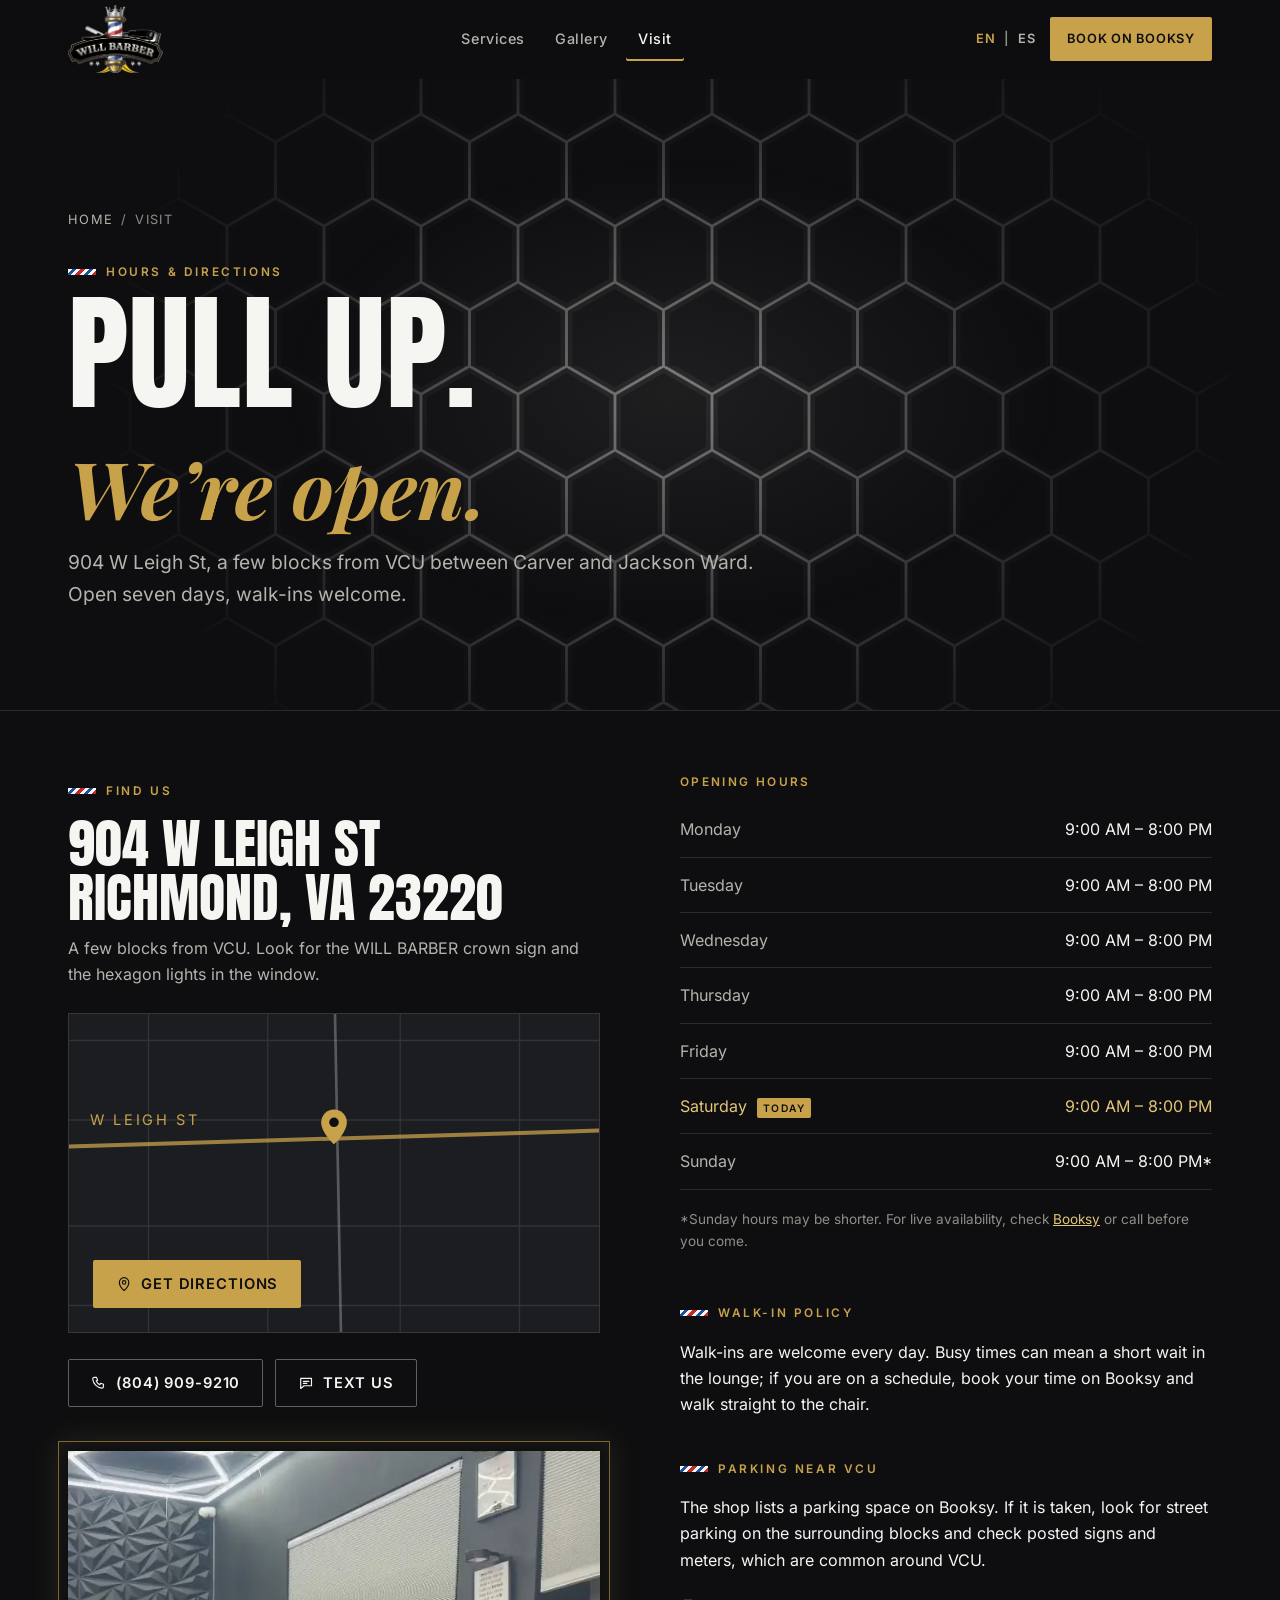
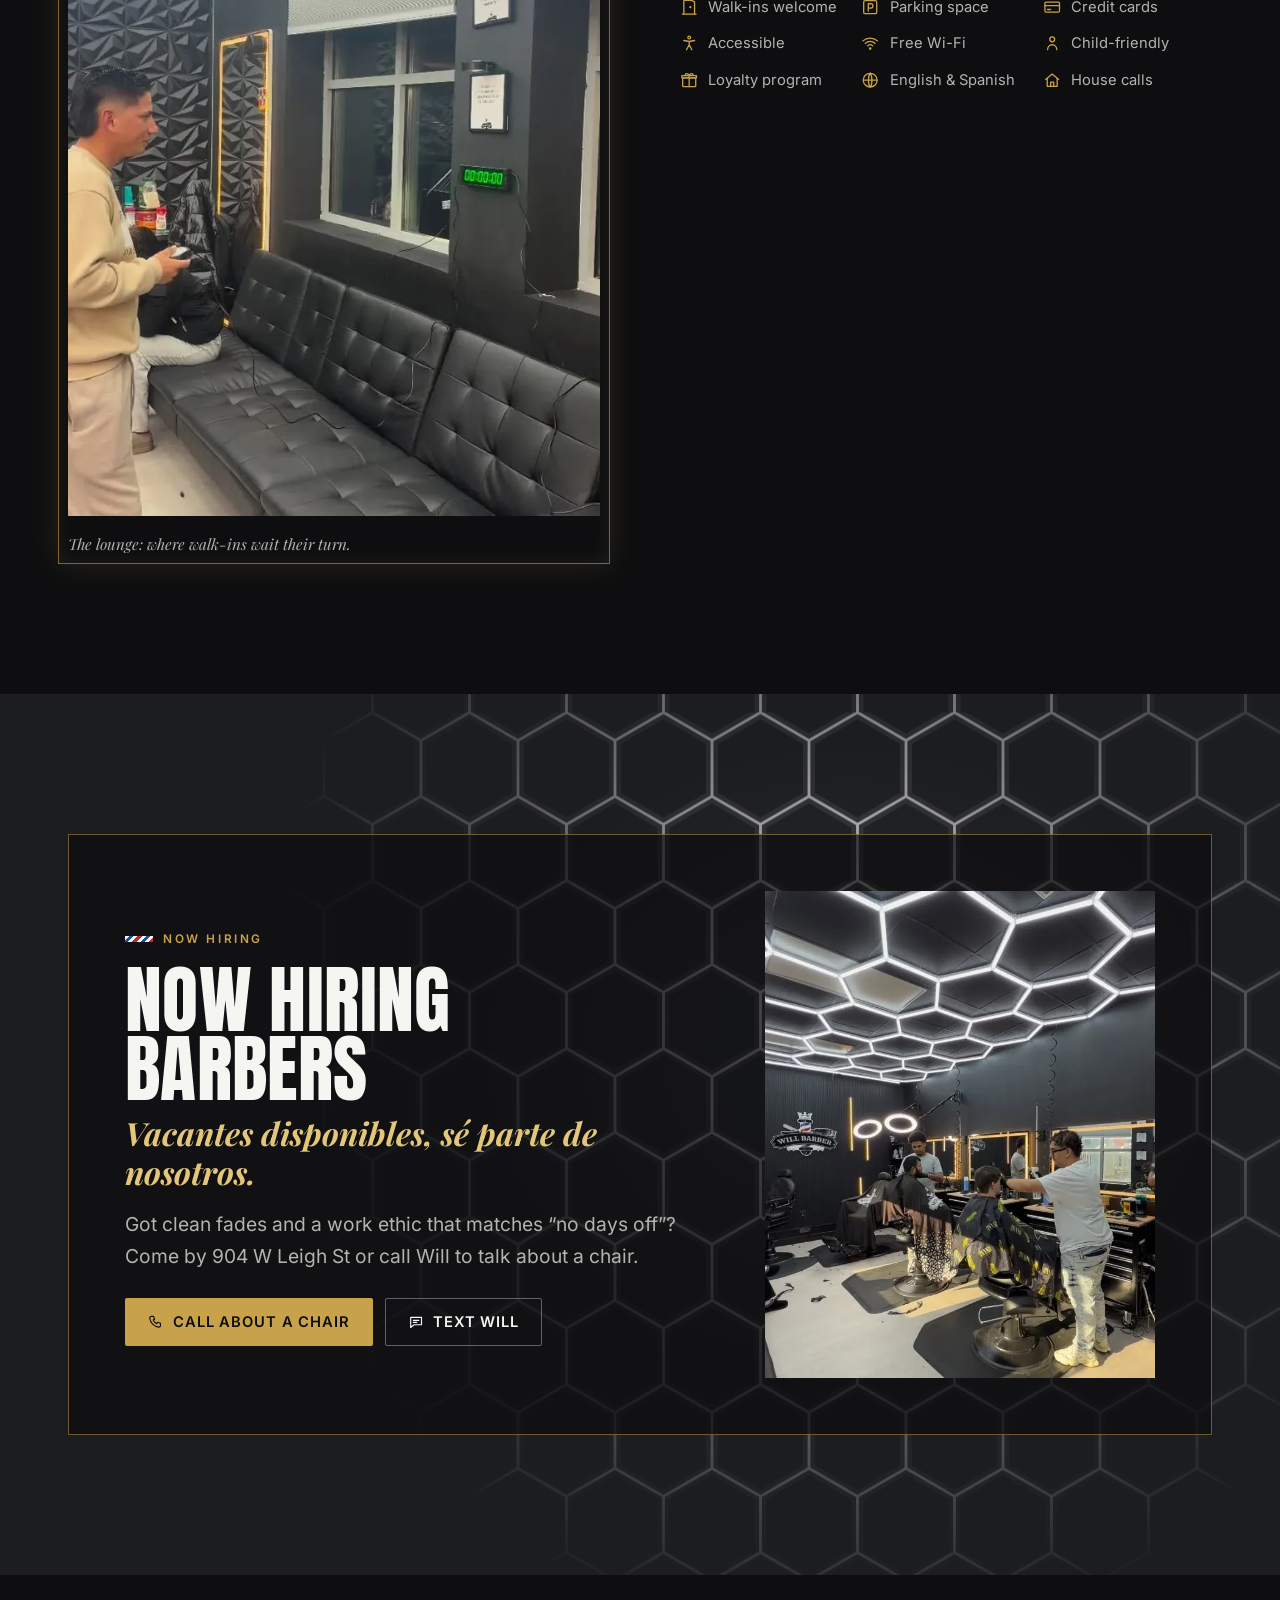
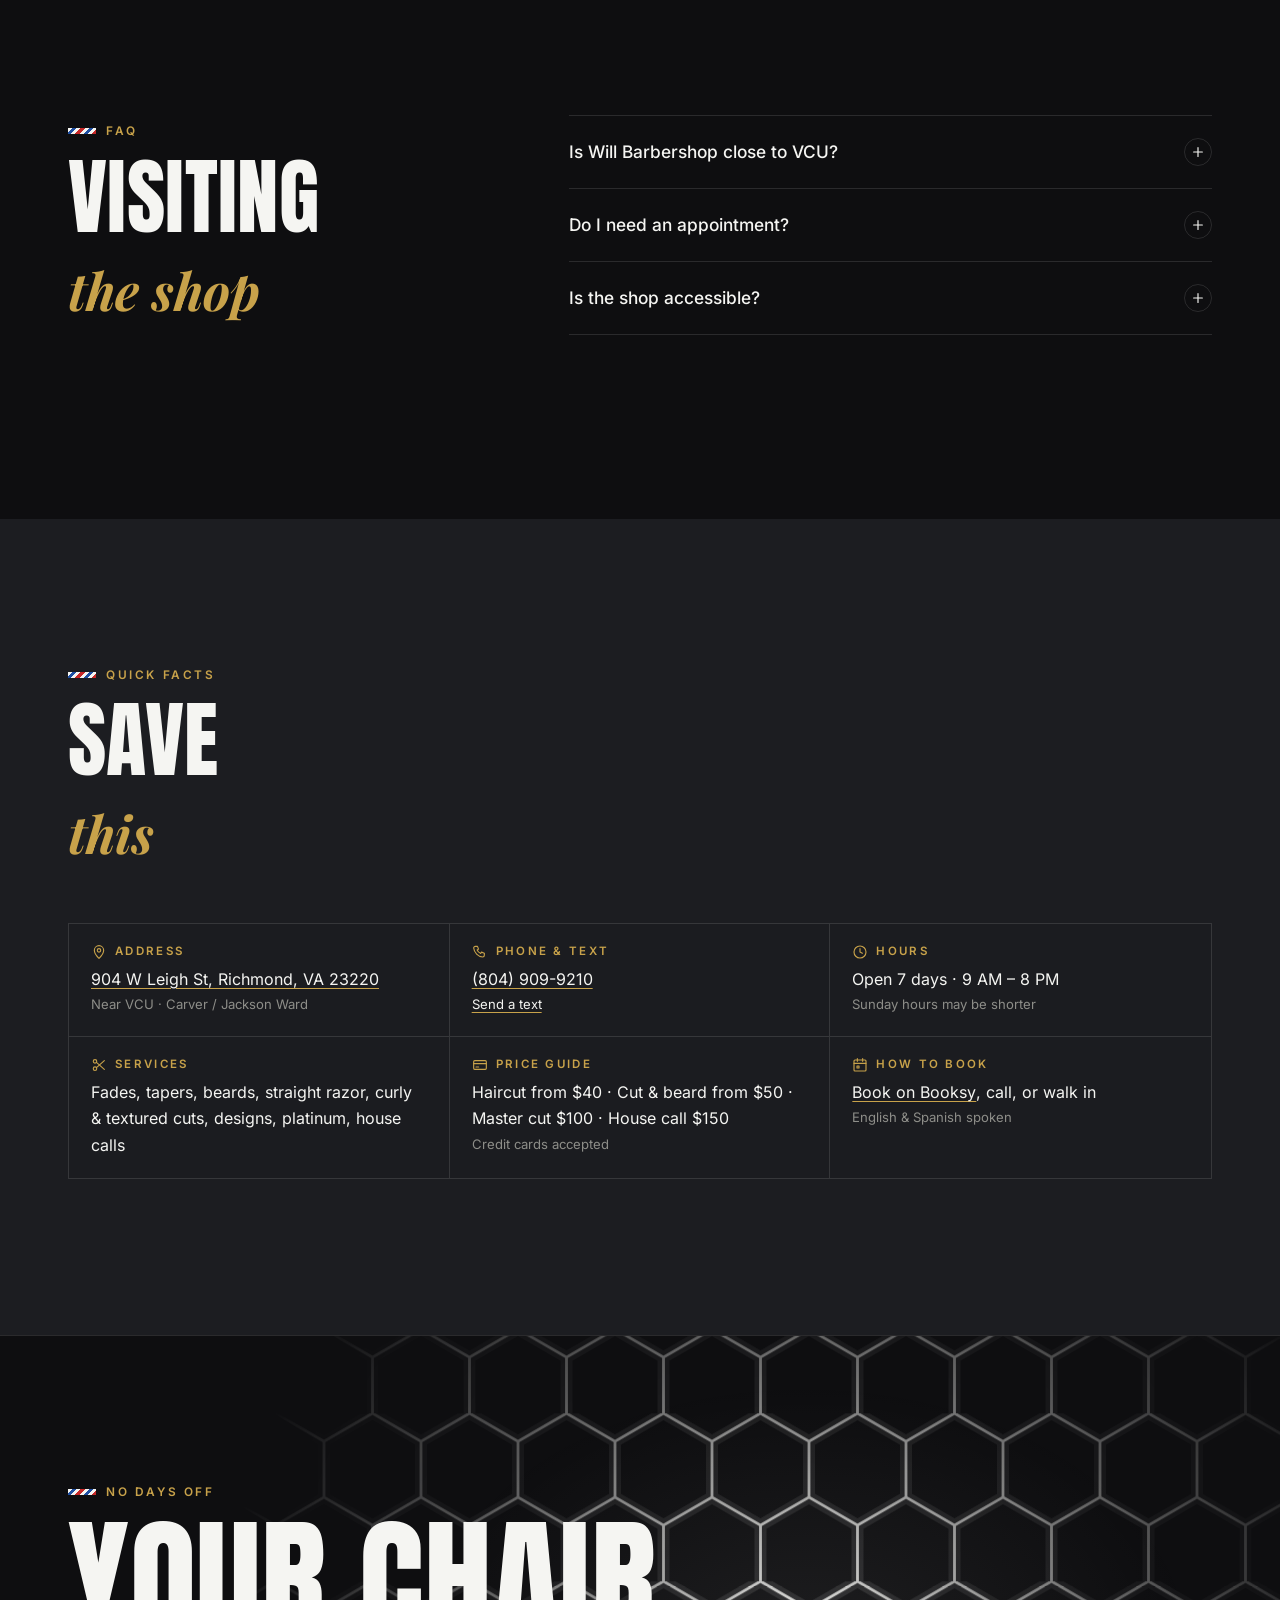
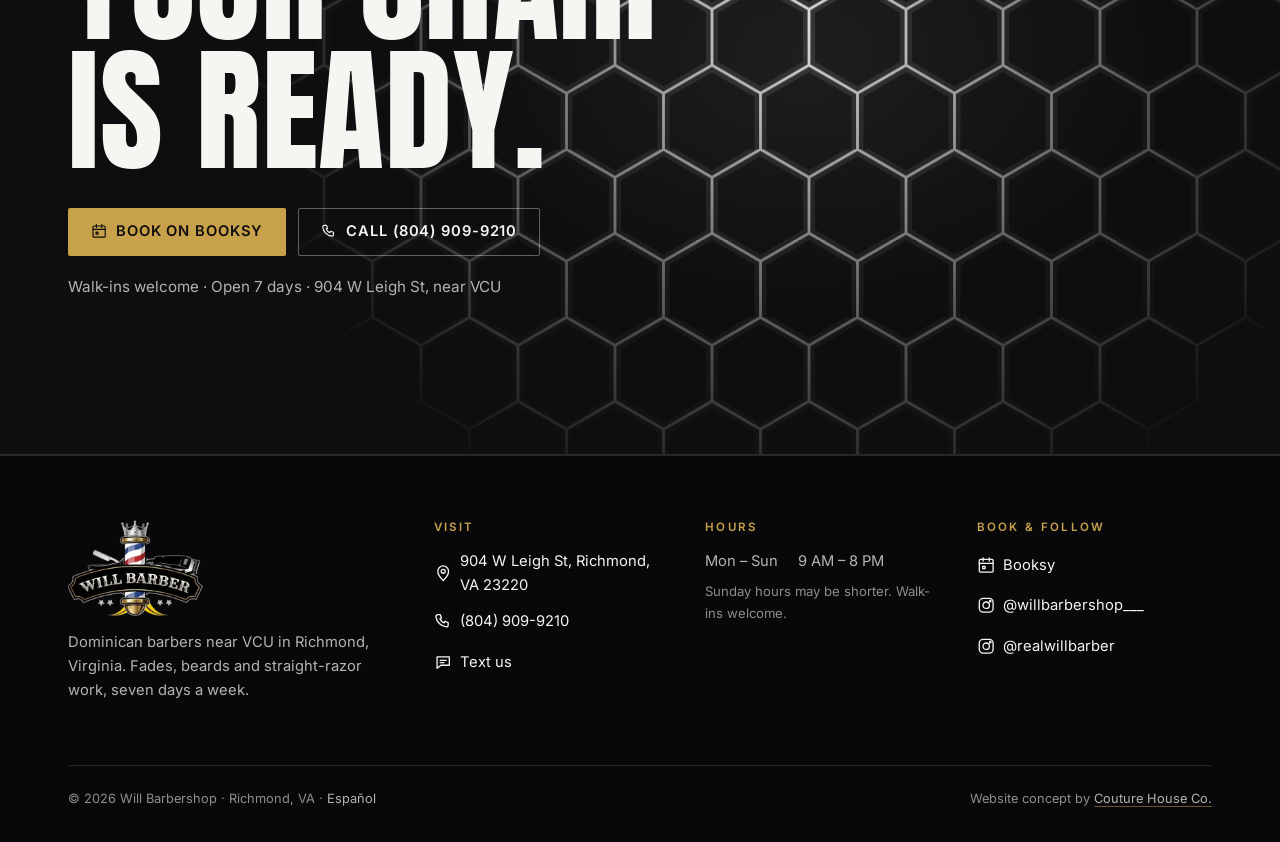
<file: visit.html>
<!doctype html>
<html lang="en">
<head>
<meta charset="utf-8">
<meta name="viewport" content="width=device-width, initial-scale=1, viewport-fit=cover">
<title>Hours & Directions near VCU | Will Barbershop, Richmond, VA</title>
<meta name="description" content="Visit Will Barbershop at 904 W Leigh St, Richmond, VA 23220, near VCU. Open 7 days, 9 AM to 8 PM. Walk-ins welcome. Now hiring barbers.">
<link rel="canonical" href="https://will-barbershop-site-preview.netlify.app/visit.html">
<link rel="alternate" hreflang="en-US" href="https://will-barbershop-site-preview.netlify.app/visit.html">
<link rel="alternate" hreflang="es-US" href="https://will-barbershop-site-preview.netlify.app/es/visit.html">
<link rel="alternate" hreflang="x-default" href="https://will-barbershop-site-preview.netlify.app/visit.html">
<meta name="theme-color" content="#0E0E10">
<meta name="robots" content="index, follow, max-image-preview:large">
<meta property="og:type" content="website">
<meta property="og:site_name" content="Will Barbershop">
<meta property="og:title" content="Hours & Directions near VCU | Will Barbershop, Richmond, VA">
<meta property="og:description" content="Visit Will Barbershop at 904 W Leigh St, Richmond, VA 23220, near VCU. Open 7 days, 9 AM to 8 PM. Walk-ins welcome. Now hiring barbers.">
<meta property="og:url" content="https://will-barbershop-site-preview.netlify.app/visit.html">
<meta property="og:image" content="https://will-barbershop-site-preview.netlify.app/assets/img/share.jpg">
<meta property="og:image:width" content="1200">
<meta property="og:image:height" content="630">
<meta property="og:image:alt" content="Will Barbershop interior with hexagon LED ceiling and gold-framed mirrors, Richmond, VA">
<meta property="og:locale" content="en_US">
<meta property="og:locale:alternate" content="es_US">
<meta name="twitter:card" content="summary_large_image">
<meta name="twitter:title" content="Hours & Directions near VCU | Will Barbershop, Richmond, VA">
<meta name="twitter:description" content="Visit Will Barbershop at 904 W Leigh St, Richmond, VA 23220, near VCU. Open 7 days, 9 AM to 8 PM. Walk-ins welcome. Now hiring barbers.">
<meta name="twitter:image" content="https://will-barbershop-site-preview.netlify.app/assets/img/share.jpg">
<link rel="icon" href="assets/img/favicon.svg" type="image/svg+xml">
<link rel="icon" href="assets/img/favicon-32.png" sizes="32x32" type="image/png">
<link rel="apple-touch-icon" href="assets/img/apple-touch-icon.png">
<link rel="manifest" href="site.webmanifest">
<link rel="preload" href="assets/fonts/anton-latin-400-normal.woff2" as="font" type="font/woff2" crossorigin>
<link rel="preload" href="assets/fonts/inter-latin-wght-normal.woff2" as="font" type="font/woff2" crossorigin>
<link rel="stylesheet" href="assets/css/fonts.css?v=20260930b">
<link rel="stylesheet" href="assets/css/site.css?v=20260930b">
<script>document.documentElement.classList.add('js')</script>
<script src="assets/js/site.js" defer></script>
<script type="application/ld+json">{"@context":"https://schema.org","@type":"BarberShop","@id":"https://will-barbershop-site-preview.netlify.app/#barbershop","name":"Will Barbershop","alternateName":["Will Barber","Will barber"],"description":"Dominican barbershop near VCU in Richmond, VA. Fades, tapers, beard sculpting, straight-razor work, curly and textured cuts, designs and platinum color. Walk-ins welcome, open 7 days.","url":"https://will-barbershop-site-preview.netlify.app/","logo":"https://will-barbershop-site-preview.netlify.app/assets/img/will-barber-logo.png","image":["https://will-barbershop-site-preview.netlify.app/assets/img/share.jpg","https://will-barbershop-site-preview.netlify.app/assets/img/shop-interior-hex-ceiling.webp"],"telephone":"+1-804-909-9210","address":{"@type":"PostalAddress","streetAddress":"904 W Leigh St","addressLocality":"Richmond","addressRegion":"VA","postalCode":"23220","addressCountry":"US"},"openingHoursSpecification":[{"@type":"OpeningHoursSpecification","dayOfWeek":["Monday","Tuesday","Wednesday","Thursday","Friday","Saturday","Sunday"],"opens":"09:00","closes":"20:00"}],"priceRange":"$40-$150","currenciesAccepted":"USD","paymentAccepted":"Cash, Credit Card","areaServed":[{"@type":"City","name":"Richmond, VA"},{"@type":"Place","name":"Virginia Commonwealth University (VCU)"},{"@type":"Place","name":"Jackson Ward"},{"@type":"Place","name":"Carver"}],"knowsLanguage":["en","es"],"founder":{"@type":"Person","name":"Wilmer Montilla","alternateName":"Will","jobTitle":"Barber","sameAs":["https://www.instagram.com/realwillbarber/"]},"employee":{"@type":"Person","name":"Wilmer Montilla","jobTitle":"Barber"},"amenityFeature":[{"@type":"LocationFeatureSpecification","name":"Walk-ins welcome","value":true},{"@type":"LocationFeatureSpecification","name":"Parking space","value":true},{"@type":"LocationFeatureSpecification","name":"Credit cards accepted","value":true},{"@type":"LocationFeatureSpecification","name":"Wheelchair accessible","value":true},{"@type":"LocationFeatureSpecification","name":"Wi-Fi","value":true},{"@type":"LocationFeatureSpecification","name":"Child-friendly","value":true}],"sameAs":["https://www.instagram.com/willbarbershop___/","https://www.instagram.com/realwillbarber/","https://booksy.com/en-us/1359508_will-barber_hair-salon_134575_richmond","https://lantern.llc/b/will-barbershop-richmond/book"],"potentialAction":{"@type":"ReserveAction","target":{"@type":"EntryPoint","urlTemplate":"https://booksy.com/en-us/1359508_will-barber_hair-salon_134575_richmond","actionPlatform":["https://schema.org/DesktopWebPlatform","https://schema.org/MobileWebPlatform"]},"result":{"@type":"Reservation","name":"Barber appointment"}},"hasOfferCatalog":{"@type":"OfferCatalog","name":"Barber services","itemListElement":[{"@type":"Offer","itemOffered":{"@type":"Service","name":"Regular haircut","description":"Fade, taper, scissor work or a classic cut, finished with a clean line-up."},"priceCurrency":"USD","priceSpecification":{"@type":"PriceSpecification","minPrice":40,"priceCurrency":"USD"}},{"@type":"Offer","itemOffered":{"@type":"Service","name":"Regular haircut & face steamer","description":"Your regular cut plus a face steamer to open up and refresh the skin."},"priceCurrency":"USD","price":50},{"@type":"Offer","itemOffered":{"@type":"Service","name":"Master haircut","description":"The long appointment: an hour and a half in the chair for detailed, unhurried work."},"priceCurrency":"USD","price":100},{"@type":"Offer","itemOffered":{"@type":"Service","name":"After 7:00 PM appointment","description":"A cut booked after 7 PM, for when the day runs late."},"priceCurrency":"USD","priceSpecification":{"@type":"PriceSpecification","minPrice":100,"priceCurrency":"USD"}},{"@type":"Offer","itemOffered":{"@type":"Service","name":"Haircut & beard","description":"Cut plus beard shaping and a sharp line-up, with straight-razor edges."},"priceCurrency":"USD","priceSpecification":{"@type":"PriceSpecification","minPrice":50,"priceCurrency":"USD"}},{"@type":"Offer","itemOffered":{"@type":"Service","name":"Haircut, beard & facial steamer","description":"The full treatment: cut, beard work and a face steamer."},"priceCurrency":"USD","price":65},{"@type":"Offer","itemOffered":{"@type":"Service","name":"Kid haircut","description":"Fades, tapers and clean cuts for the young ones."},"priceCurrency":"USD","price":40},{"@type":"Offer","itemOffered":{"@type":"Service","name":"House cut (house call)","description":"Will comes to you. Book it on Booksy and confirm the address and timing."},"priceCurrency":"USD","price":150}]}}</script>
<script type="application/ld+json">{"@context":"https://schema.org","@type":"BreadcrumbList","itemListElement":[{"@type":"ListItem","position":1,"name":"Home","item":"https://will-barbershop-site-preview.netlify.app/"},{"@type":"ListItem","position":2,"name":"Visit","item":"https://will-barbershop-site-preview.netlify.app/visit.html"}]}</script>
<script type="application/ld+json">{"@context":"https://schema.org","@type":"FAQPage","mainEntity":[{"@type":"Question","name":"Is Will Barbershop close to VCU?","acceptedAnswer":{"@type":"Answer","text":"Yes. The shop is at 904 W Leigh St, a few blocks from VCU."}},{"@type":"Question","name":"Do I need an appointment?","acceptedAnswer":{"@type":"Answer","text":"No. Walk-ins are welcome. Booking on Booksy simply holds your time so you do not wait."}},{"@type":"Question","name":"Is the shop accessible?","acceptedAnswer":{"@type":"Answer","text":"The shop lists itself as accessible for people with disabilities. Call ahead if you need anything specific."}}]}</script>
</head>
<body>
<a class="skip" href="#main">Skip to content</a>
<div class="pole" aria-hidden="true"></div>
<header class="site-header">
  <nav class="wrap nav" aria-label="Main">
    <a class="brand" href="index.html" aria-label="Will Barbershop, home"><img src="assets/img/will-barber-logo-header.webp" width="391" height="279" alt="Will Barber"></a>
    <div class="nav-links"><a href="services.html">Services</a><a href="gallery.html">Gallery</a><a href="visit.html" aria-current="page">Visit</a></div>
    <div class="nav-right">
      <div class="lang"><span aria-current="true" lang="en">EN</span><span class="sep" aria-hidden="true">|</span><a href="es/visit.html" hreflang="es" lang="es" aria-label="Versión en español">ES</a></div>
      <a class="btn btn-gold btn-sm btn-book" href="https://booksy.com/en-us/1359508_will-barber_hair-salon_134575_richmond" rel="noopener" target="_blank">Book on Booksy</a>
      <button class="menu-btn" type="button" aria-expanded="false" aria-controls="mobile-menu"><span class="sr-only">Menu</span><svg class="i-open" viewBox="0 0 24 24" fill="none" stroke="currentColor" stroke-width="1.8" stroke-linecap="round" aria-hidden="true"><path d="M3.5 7h17M3.5 12h17M3.5 17h11"/></svg><svg class="i-close" viewBox="0 0 24 24" fill="none" stroke="currentColor" stroke-width="1.8" stroke-linecap="round" aria-hidden="true"><path d="M5.5 5.5l13 13M18.5 5.5l-13 13"/></svg></button>
    </div>
  </nav>
</header>
<div class="mobile-menu" id="mobile-menu" hidden>
    <a class="m-link" href="index.html">Home <small lang="es">Inicio</small></a><a class="m-link" href="services.html">Services <small lang="es">Servicios</small></a><a class="m-link" href="gallery.html">Gallery <small lang="es">Galería</small></a><a class="m-link" href="visit.html" aria-current="page">Visit <small lang="es">Visítanos</small></a>
    <a class="btn btn-gold" href="https://booksy.com/en-us/1359508_will-barber_hair-salon_134575_richmond" rel="noopener" target="_blank" style="margin-top:24px"><svg class="icon" viewBox="0 0 24 24" aria-hidden="true" focusable="false"><rect x="3" y="4.5" width="18" height="16.5" rx="1.5"/><path d="M3 9.5h18M8 2.5v4M16 2.5v4M7.5 13.5h3v3h-3z"/></svg>Book on Booksy</a>
    <p class="m-meta">904 W Leigh St, Richmond, VA 23220<br><a href="tel:+18049099210">(804) 909-9210</a> · Walk-ins welcome</p>
</div>
<main id="main">
<section class="page-hero" aria-labelledby="page-title">
  <div class="hexfield dim" aria-hidden="true"></div>
  <div class="wrap">
    <nav class="crumbs" aria-label="Breadcrumb"><a href="index.html">Home</a><span aria-hidden="true">/</span><span aria-current="page">Visit</span></nav>
    <p class="eyebrow">Hours & directions</p>
    <h1 class="h1 razor" id="page-title"><span class="cut">Pull up.<br><em>We’re open.</em></span></h1>
    <p class="lead rise">904 W Leigh St, a few blocks from VCU between Carver and Jackson Ward. Open seven days, walk-ins welcome.</p>
  </div>
</section>

<section class="section" aria-labelledby="where-title" style="padding-top:64px">
  <div class="wrap visit-grid">
    <div>
      <p class="eyebrow">Find us</p>
      <h2 class="addr razor" id="where-title"><span class="cut">904 W Leigh St<br>Richmond, VA 23220</span></h2>
      <p class="rise" style="color:var(--muted)">A few blocks from VCU. Look for the WILL BARBER crown sign and the hexagon lights in the window.</p>
      <div class="map-card rise" style="margin:26px 0">
        <svg class="streets" viewBox="0 0 400 320" preserveAspectRatio="xMidYMid slice" aria-hidden="true"><g fill="none" stroke="#F5F5F2" stroke-opacity=".1" stroke-width="1"><path d="M0 60h400M0 120h400M0 200h400M0 260h400M60 0v320M150 0v320M250 0v320M340 0v320"/></g><path d="M0 140 L400 128" stroke="#C8A24A" stroke-opacity=".75" stroke-width="3" fill="none"/><path d="M200 0 L206 320" stroke="#F5F5F2" stroke-opacity=".28" stroke-width="2" fill="none"/><text x="16" y="124" fill="#C8A24A" font-family="Inter,Arial,sans-serif" font-size="11" letter-spacing="2">W LEIGH ST</text></svg>
        <svg class="pin" viewBox="0 0 24 24" fill="currentColor" aria-hidden="true"><path d="M12 22s-7-6.3-7-12a7 7 0 0 1 14 0c0 5.7-7 12-7 12z"/><circle cx="12" cy="10" r="2.6" fill="#0E0E10"/></svg>
        <a class="btn btn-gold" href="https://www.google.com/maps/dir/?api=1&destination=904+W+Leigh+St+Richmond+VA+23220" rel="noopener" target="_blank"><svg class="icon" viewBox="0 0 24 24" aria-hidden="true" focusable="false"><path d="M12 21.5s-7-6.3-7-12a7 7 0 0 1 14 0c0 5.7-7 12-7 12z"/><circle cx="12" cy="9.5" r="2.6"/></svg>Get directions</a>
      </div>
      <div class="cta-row rise"><a class="btn btn-ghost" href="tel:+18049099210"><svg class="icon" viewBox="0 0 24 24" aria-hidden="true" focusable="false"><path d="M5 3.5h3.2l1.6 4.2-2.1 1.3a11 11 0 0 0 5.3 5.3l1.3-2.1 4.2 1.6V17a2.5 2.5 0 0 1-2.5 2.5A15.5 15.5 0 0 1 2.5 6 2.5 2.5 0 0 1 5 3.5z"/></svg>(804) 909-9210</a><a class="btn btn-ghost" href="sms:+18049099210"><svg class="icon" viewBox="0 0 24 24" aria-hidden="true" focusable="false"><path d="M4 5h16v11H9l-5 4z"/><path d="M8 9.5h8M8 12.5h5"/></svg>Text us</a></div>
      <figure class="frame rise" style="margin-top:44px"><div class="ph"><img src="assets/img/waiting-lounge.webp" width="640" height="966" alt="Leather waiting lounge by the front window at Will Barbershop" loading="lazy" decoding="async"></div><figcaption>The lounge: where walk-ins wait their turn.</figcaption></figure>
    </div>
    <div>
      <table class="hours rise">
        <caption>Opening hours</caption>
        <tbody><tr data-day="Monday"><th scope="row" data-today="Today">Monday</th><td>9:00 AM – 8:00 PM</td></tr><tr data-day="Tuesday"><th scope="row" data-today="Today">Tuesday</th><td>9:00 AM – 8:00 PM</td></tr><tr data-day="Wednesday"><th scope="row" data-today="Today">Wednesday</th><td>9:00 AM – 8:00 PM</td></tr><tr data-day="Thursday"><th scope="row" data-today="Today">Thursday</th><td>9:00 AM – 8:00 PM</td></tr><tr data-day="Friday"><th scope="row" data-today="Today">Friday</th><td>9:00 AM – 8:00 PM</td></tr><tr data-day="Saturday"><th scope="row" data-today="Today">Saturday</th><td>9:00 AM – 8:00 PM</td></tr><tr data-day="Sunday"><th scope="row" data-today="Today">Sunday</th><td>9:00 AM – 8:00 PM*</td></tr></tbody>
      </table>
      <p class="fine">*Sunday hours may be shorter. For live availability, check <a href="https://booksy.com/en-us/1359508_will-barber_hair-salon_134575_richmond" rel="noopener" target="_blank">Booksy</a> or call before you come.</p>
      <h3 class="eyebrow" style="margin-top:40px">Walk-in policy</h3>
      <p class="rise">Walk-ins are welcome every day. Busy times can mean a short wait in the lounge; if you are on a schedule, book your time on Booksy and walk straight to the chair.</p>
      <h3 class="eyebrow" style="margin-top:28px">Parking near VCU</h3>
      <p class="rise">The shop lists a parking space on Booksy. If it is taken, look for street parking on the surrounding blocks and check posted signs and meters, which are common around VCU.</p>
      <ul class="amen rise"><li><svg class="icon" viewBox="0 0 24 24" aria-hidden="true" focusable="false"><path d="M5 21V4a1 1 0 0 1 1-1h9l4 2v16"/><path d="M3 21h18"/><circle cx="13.5" cy="12" r=".6" fill="currentColor"/></svg>Walk-ins welcome</li><li><svg class="icon" viewBox="0 0 24 24" aria-hidden="true" focusable="false"><rect x="3.5" y="3.5" width="17" height="17" rx="2"/><path d="M9.5 17V7.5h3.3a2.8 2.8 0 0 1 0 5.6H9.5"/></svg>Parking space</li><li><svg class="icon" viewBox="0 0 24 24" aria-hidden="true" focusable="false"><rect x="2.5" y="5.5" width="19" height="13" rx="1.5"/><path d="M2.5 10h19M6 15h4"/></svg>Credit cards</li><li><svg class="icon" viewBox="0 0 24 24" aria-hidden="true" focusable="false"><circle cx="12" cy="4.5" r="1.8"/><path d="M5 8.5l7 1.3 7-1.3M12 9.8v4.2l-3.5 6.5M12 14l3.5 6.5"/></svg>Accessible</li><li><svg class="icon" viewBox="0 0 24 24" aria-hidden="true" focusable="false"><path d="M2.5 9a14 14 0 0 1 19 0M5.5 12.3a9.5 9.5 0 0 1 13 0M8.6 15.5a5 5 0 0 1 6.8 0"/><circle cx="12" cy="19" r=".9" fill="currentColor"/></svg>Free Wi-Fi</li><li><svg class="icon" viewBox="0 0 24 24" aria-hidden="true" focusable="false"><circle cx="12" cy="7" r="3.2"/><path d="M6 20.5c0-3.8 2.7-6.5 6-6.5s6 2.7 6 6.5"/></svg>Child-friendly</li><li><svg class="icon" viewBox="0 0 24 24" aria-hidden="true" focusable="false"><rect x="3.5" y="9" width="17" height="11.5" rx="1"/><path d="M2.5 9h19v-3h-19zM12 6v14.5M12 6c-1.5-3.5-6-3.5-5 0M12 6c1.5-3.5 6-3.5 5 0"/></svg>Loyalty program</li><li><svg class="icon" viewBox="0 0 24 24" aria-hidden="true" focusable="false"><circle cx="12" cy="12" r="9"/><path d="M3 12h18M12 3c3 3.5 3 14.5 0 18M12 3c-3 3.5-3 14.5 0 18"/></svg>English & Spanish</li><li><svg class="icon" viewBox="0 0 24 24" aria-hidden="true" focusable="false"><path d="M3.5 11 12 4l8.5 7"/><path d="M5.5 9.5V20h13V9.5M10 20v-5.5h4V20"/></svg>House calls</li></ul>
    </div>
  </div>
</section>

<section class="section section-alt hire" aria-labelledby="hire-title">
  <div class="hexfield " aria-hidden="true"></div>
  <div class="wrap">
    <div class="hire-card rise"><div>
      <p class="eyebrow">Now hiring</p>
      <h2 class="h2 razor" id="hire-title"><span class="cut">Now hiring<br>barbers</span></h2>
      <span class="es" lang="es">Vacantes disponibles, sé parte de nosotros.</span>
      <p class="lead" style="margin-bottom:26px">Got clean fades and a work ethic that matches “no days off”? Come by 904 W Leigh St or call Will to talk about a chair.</p>
      <div class="cta-row"><a class="btn btn-gold" href="tel:+18049099210"><svg class="icon" viewBox="0 0 24 24" aria-hidden="true" focusable="false"><path d="M5 3.5h3.2l1.6 4.2-2.1 1.3a11 11 0 0 0 5.3 5.3l1.3-2.1 4.2 1.6V17a2.5 2.5 0 0 1-2.5 2.5A15.5 15.5 0 0 1 2.5 6 2.5 2.5 0 0 1 5 3.5z"/></svg>Call about a chair</a><a class="btn btn-ghost" href="sms:+18049099210"><svg class="icon" viewBox="0 0 24 24" aria-hidden="true" focusable="false"><path d="M4 5h16v11H9l-5 4z"/><path d="M8 9.5h8M8 12.5h5"/></svg>Text Will</a></div>
      </div>
      <figure class="hire-img sharpen"><img src="assets/img/shop-full-chairs.webp" width="640" height="1022" alt="Every chair working on a busy day at Will Barbershop" loading="lazy" decoding="async"></figure>
    </div>
  </div>
</section>

<section class="section" aria-labelledby="faq-title">
  <div class="wrap faq-wrap">
    <div class="sec-head"><p class="eyebrow">FAQ</p><h2 class="h2 razor" id="faq-title"><span class="cut">Visiting<br><em>the shop</em></span></h2></div>
    <div class="faq"><details><summary>Is Will Barbershop close to VCU?<span class="pm" aria-hidden="true"><svg viewBox="0 0 24 24" fill="none" stroke="currentColor" stroke-width="2" stroke-linecap="round"><path d="M12 4.5v15M4.5 12h15"/></svg></span></summary><p>Yes. The shop is at 904 W Leigh St, a few blocks from VCU.</p></details><details><summary>Do I need an appointment?<span class="pm" aria-hidden="true"><svg viewBox="0 0 24 24" fill="none" stroke="currentColor" stroke-width="2" stroke-linecap="round"><path d="M12 4.5v15M4.5 12h15"/></svg></span></summary><p>No. Walk-ins are welcome. Booking on Booksy simply holds your time so you do not wait.</p></details><details><summary>Is the shop accessible?<span class="pm" aria-hidden="true"><svg viewBox="0 0 24 24" fill="none" stroke="currentColor" stroke-width="2" stroke-linecap="round"><path d="M12 4.5v15M4.5 12h15"/></svg></span></summary><p>The shop lists itself as accessible for people with disabilities. Call ahead if you need anything specific.</p></details></div>
  </div>
</section>
<section class="section section-alt" aria-labelledby="facts-title">
  <div class="wrap">
    <div class="sec-head"><p class="eyebrow">Quick facts</p><h2 class="h2 razor" id="facts-title"><span class="cut">Save<br><em>this</em></span></h2></div>
    <dl class="facts rise">
  <div><dt><svg class="icon" viewBox="0 0 24 24" aria-hidden="true" focusable="false"><path d="M12 21.5s-7-6.3-7-12a7 7 0 0 1 14 0c0 5.7-7 12-7 12z"/><circle cx="12" cy="9.5" r="2.6"/></svg>Address</dt><dd><a href="https://www.google.com/maps/search/?api=1&query=Will+Barbershop+904+W+Leigh+St+Richmond+VA+23220" rel="noopener" target="_blank">904 W Leigh St, Richmond, VA 23220</a><small>Near VCU · Carver / Jackson Ward</small></dd></div>
  <div><dt><svg class="icon" viewBox="0 0 24 24" aria-hidden="true" focusable="false"><path d="M5 3.5h3.2l1.6 4.2-2.1 1.3a11 11 0 0 0 5.3 5.3l1.3-2.1 4.2 1.6V17a2.5 2.5 0 0 1-2.5 2.5A15.5 15.5 0 0 1 2.5 6 2.5 2.5 0 0 1 5 3.5z"/></svg>Phone & text</dt><dd><a href="tel:+18049099210">(804) 909-9210</a><small><a href="sms:+18049099210">Send a text</a></small></dd></div>
  <div><dt><svg class="icon" viewBox="0 0 24 24" aria-hidden="true" focusable="false"><circle cx="12" cy="12" r="9"/><path d="M12 7v5l3.5 2"/></svg>Hours</dt><dd>Open 7 days · 9 AM – 8 PM<small>Sunday hours may be shorter</small></dd></div>
  <div><dt><svg class="icon" viewBox="0 0 24 24" aria-hidden="true" focusable="false"><circle cx="6" cy="6.5" r="2.6"/><circle cx="6" cy="17.5" r="2.6"/><path d="M8.2 8 20 18.5M8.2 16 20 5.5"/></svg>Services</dt><dd>Fades, tapers, beards, straight razor, curly & textured cuts, designs, platinum, house calls</dd></div>
  <div><dt><svg class="icon" viewBox="0 0 24 24" aria-hidden="true" focusable="false"><rect x="2.5" y="5.5" width="19" height="13" rx="1.5"/><path d="M2.5 10h19M6 15h4"/></svg>Price guide</dt><dd>Haircut from $40 · Cut & beard from $50 · Master cut $100 · House call $150<small>Credit cards accepted</small></dd></div>
  <div><dt><svg class="icon" viewBox="0 0 24 24" aria-hidden="true" focusable="false"><rect x="3" y="4.5" width="18" height="16.5" rx="1.5"/><path d="M3 9.5h18M8 2.5v4M16 2.5v4M7.5 13.5h3v3h-3z"/></svg>How to book</dt><dd><a href="https://booksy.com/en-us/1359508_will-barber_hair-salon_134575_richmond" rel="noopener" target="_blank">Book on Booksy</a>, call, or walk in<small>English & Spanish spoken</small></dd></div>
</dl>
  </div>
</section>
<section class="section band cta-final" aria-labelledby="cta-title">
  <div class="hexfield " aria-hidden="true"></div>
  <div class="wrap">
    <p class="eyebrow">No days off</p>
    <h2 class="h2 razor" id="cta-title"><span class="cut">Your chair<br>is ready.</span></h2>
    <div class="cta-row rise">
      <a class="btn btn-gold" href="https://booksy.com/en-us/1359508_will-barber_hair-salon_134575_richmond" rel="noopener" target="_blank"><svg class="icon" viewBox="0 0 24 24" aria-hidden="true" focusable="false"><rect x="3" y="4.5" width="18" height="16.5" rx="1.5"/><path d="M3 9.5h18M8 2.5v4M16 2.5v4M7.5 13.5h3v3h-3z"/></svg>Book on Booksy</a>
      <a class="btn btn-ghost" href="tel:+18049099210"><svg class="icon" viewBox="0 0 24 24" aria-hidden="true" focusable="false"><path d="M5 3.5h3.2l1.6 4.2-2.1 1.3a11 11 0 0 0 5.3 5.3l1.3-2.1 4.2 1.6V17a2.5 2.5 0 0 1-2.5 2.5A15.5 15.5 0 0 1 2.5 6 2.5 2.5 0 0 1 5 3.5z"/></svg>Call (804) 909-9210</a>
    </div>
    <p class="note rise">Walk-ins welcome · Open 7 days · 904 W Leigh St, near VCU</p>
  </div>
</section>
</main>
<footer class="site-footer">
  <div class="wrap">
    <div class="foot-grid">
      <div class="foot-brand">
        <a class="brand" href="index.html" aria-label="Will Barbershop, home"><img src="assets/img/will-barber-logo-header.webp" width="391" height="279" alt="Will Barber"></a>
        <p>Dominican barbers near VCU in Richmond, Virginia. Fades, beards and straight-razor work, seven days a week.</p>
      </div>
      <div>
        <h2>Visit</h2>
        <ul>
          <li><a href="https://www.google.com/maps/search/?api=1&query=Will+Barbershop+904+W+Leigh+St+Richmond+VA+23220" rel="noopener" target="_blank"><svg class="icon" viewBox="0 0 24 24" aria-hidden="true" focusable="false"><path d="M12 21.5s-7-6.3-7-12a7 7 0 0 1 14 0c0 5.7-7 12-7 12z"/><circle cx="12" cy="9.5" r="2.6"/></svg>904 W Leigh St, Richmond, VA 23220</a></li>
          <li><a href="tel:+18049099210"><svg class="icon" viewBox="0 0 24 24" aria-hidden="true" focusable="false"><path d="M5 3.5h3.2l1.6 4.2-2.1 1.3a11 11 0 0 0 5.3 5.3l1.3-2.1 4.2 1.6V17a2.5 2.5 0 0 1-2.5 2.5A15.5 15.5 0 0 1 2.5 6 2.5 2.5 0 0 1 5 3.5z"/></svg>(804) 909-9210</a></li>
          <li><a href="sms:+18049099210"><svg class="icon" viewBox="0 0 24 24" aria-hidden="true" focusable="false"><path d="M4 5h16v11H9l-5 4z"/><path d="M8 9.5h8M8 12.5h5"/></svg>Text us</a></li>
        </ul>
      </div>
      <div>
        <h2>Hours</h2>
        <div class="foot-hours"><span>Mon – Sun</span><span>9 AM – 8 PM</span></div>
        <p style="margin-top:8px;font-size:.82rem;color:var(--dim)">Sunday hours may be shorter. Walk-ins welcome.</p>
      </div>
      <div>
        <h2>Book & follow</h2>
        <ul>
          <li><a href="https://booksy.com/en-us/1359508_will-barber_hair-salon_134575_richmond" rel="noopener" target="_blank"><svg class="icon" viewBox="0 0 24 24" aria-hidden="true" focusable="false"><rect x="3" y="4.5" width="18" height="16.5" rx="1.5"/><path d="M3 9.5h18M8 2.5v4M16 2.5v4M7.5 13.5h3v3h-3z"/></svg>Booksy</a></li>
          <li><a href="https://www.instagram.com/willbarbershop___/" rel="noopener" target="_blank"><svg class="icon" viewBox="0 0 24 24" aria-hidden="true" focusable="false"><rect x="3" y="3" width="18" height="18" rx="5"/><circle cx="12" cy="12" r="4.2"/><circle cx="17.3" cy="6.7" r=".9" fill="currentColor"/></svg>@willbarbershop___</a></li>
          <li><a href="https://www.instagram.com/realwillbarber/" rel="noopener" target="_blank"><svg class="icon" viewBox="0 0 24 24" aria-hidden="true" focusable="false"><rect x="3" y="3" width="18" height="18" rx="5"/><circle cx="12" cy="12" r="4.2"/><circle cx="17.3" cy="6.7" r=".9" fill="currentColor"/></svg>@realwillbarber</a></li>
        </ul>
      </div>
    </div>
    <div class="foot-bottom">
      <span>&copy; 2026 Will Barbershop · Richmond, VA · <a href="es/visit.html" hreflang="es">Español</a></span>
      <span class="credit">Website concept by <a href="https://couturehouse.co" rel="noopener" target="_blank">Couture House Co.</a></span>
    </div>
  </div>
</footer>
<div class="actionbar">
  <a class="btn btn-ghost" href="tel:+18049099210"><svg class="icon" viewBox="0 0 24 24" aria-hidden="true" focusable="false"><path d="M5 3.5h3.2l1.6 4.2-2.1 1.3a11 11 0 0 0 5.3 5.3l1.3-2.1 4.2 1.6V17a2.5 2.5 0 0 1-2.5 2.5A15.5 15.5 0 0 1 2.5 6 2.5 2.5 0 0 1 5 3.5z"/></svg>Call</a>
  <a class="btn btn-gold" href="https://booksy.com/en-us/1359508_will-barber_hair-salon_134575_richmond" rel="noopener" target="_blank"><svg class="icon" viewBox="0 0 24 24" aria-hidden="true" focusable="false"><rect x="3" y="4.5" width="18" height="16.5" rx="1.5"/><path d="M3 9.5h18M8 2.5v4M16 2.5v4M7.5 13.5h3v3h-3z"/></svg>Book on Booksy</a>
</div>
</body>
</html>
</file>
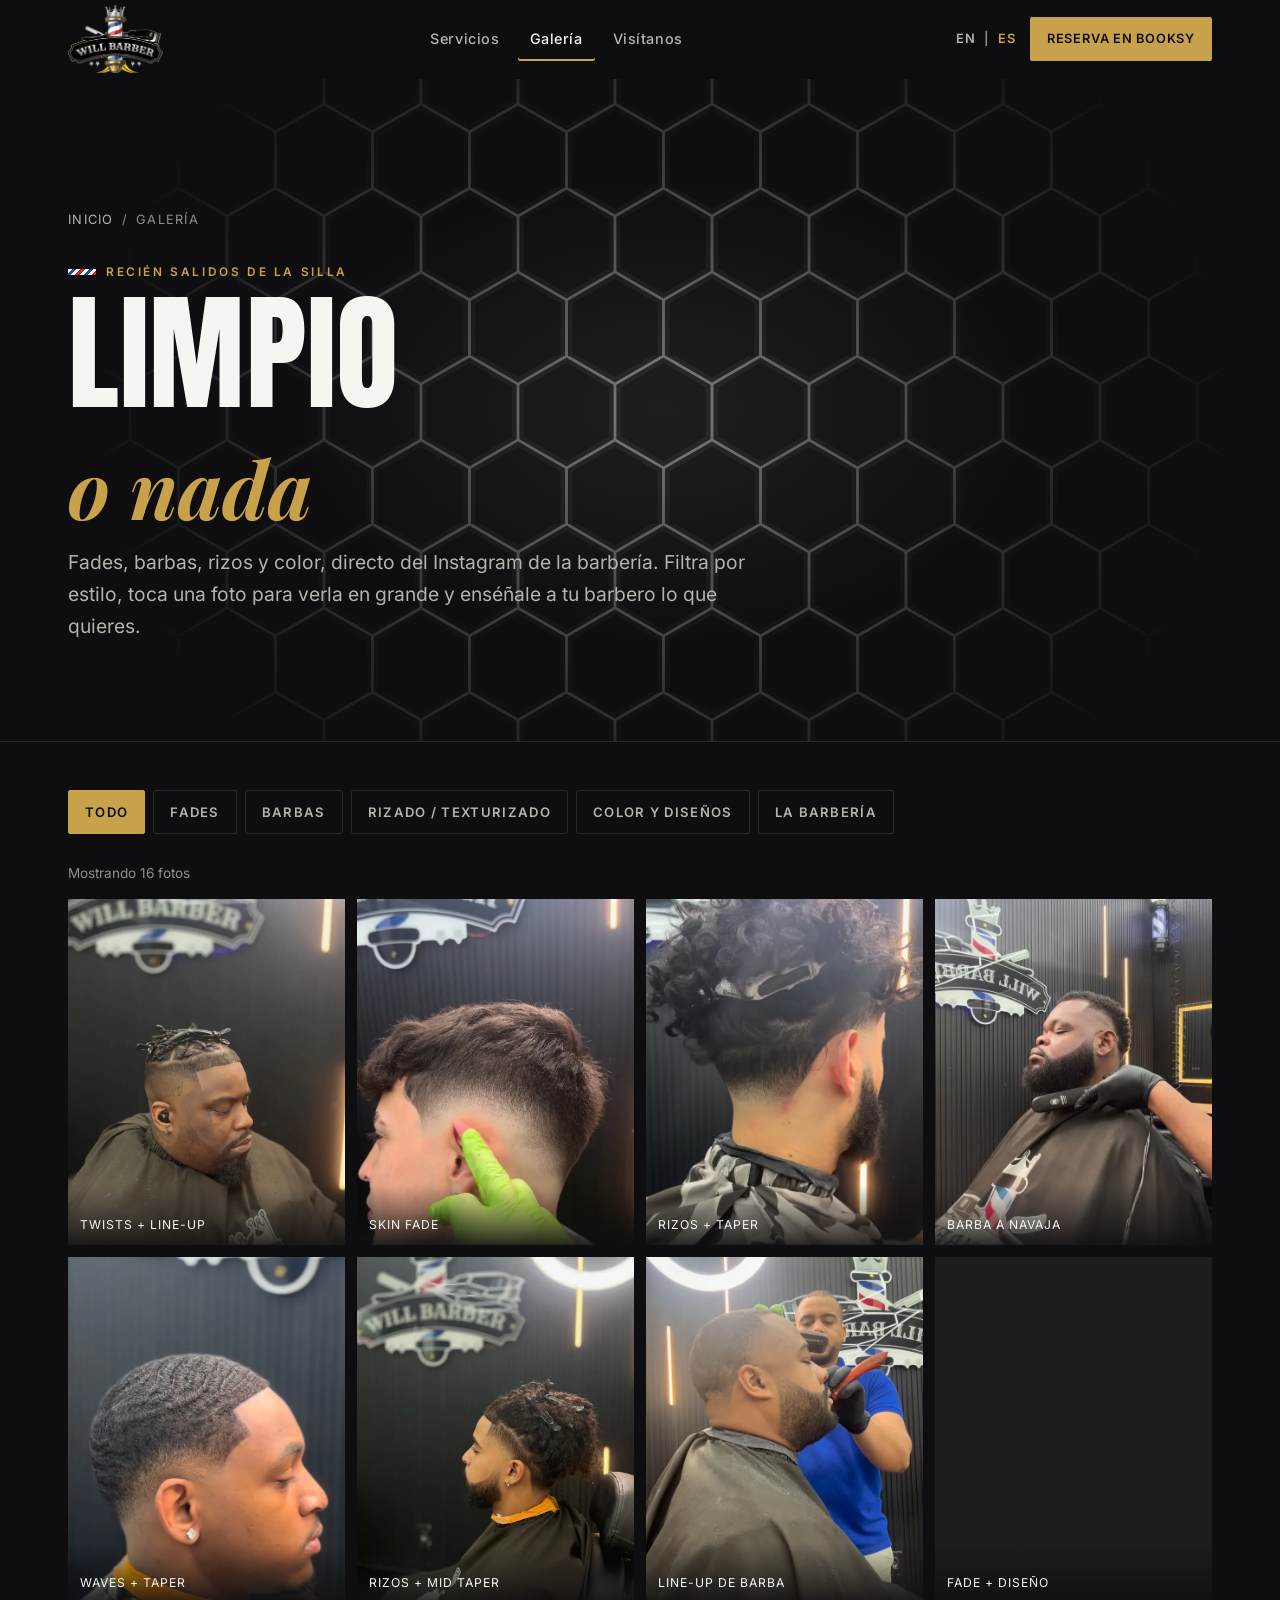
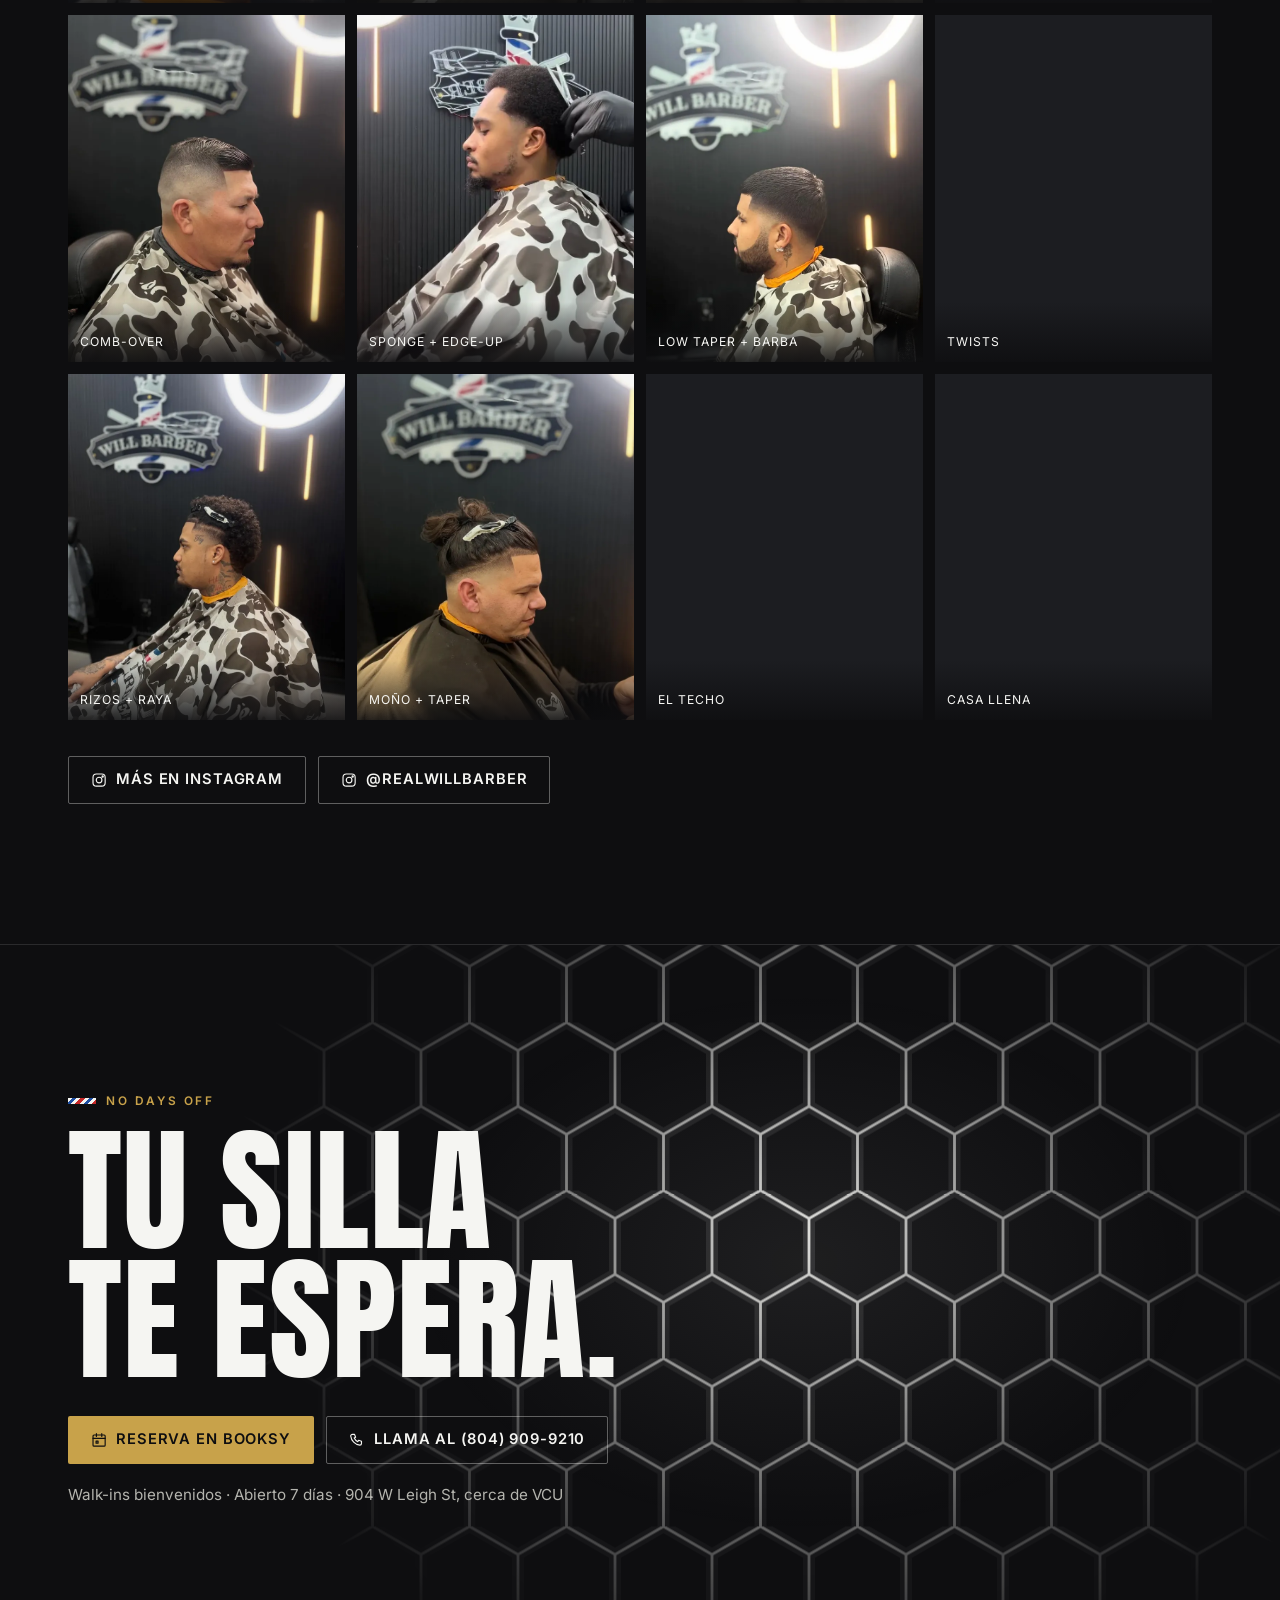
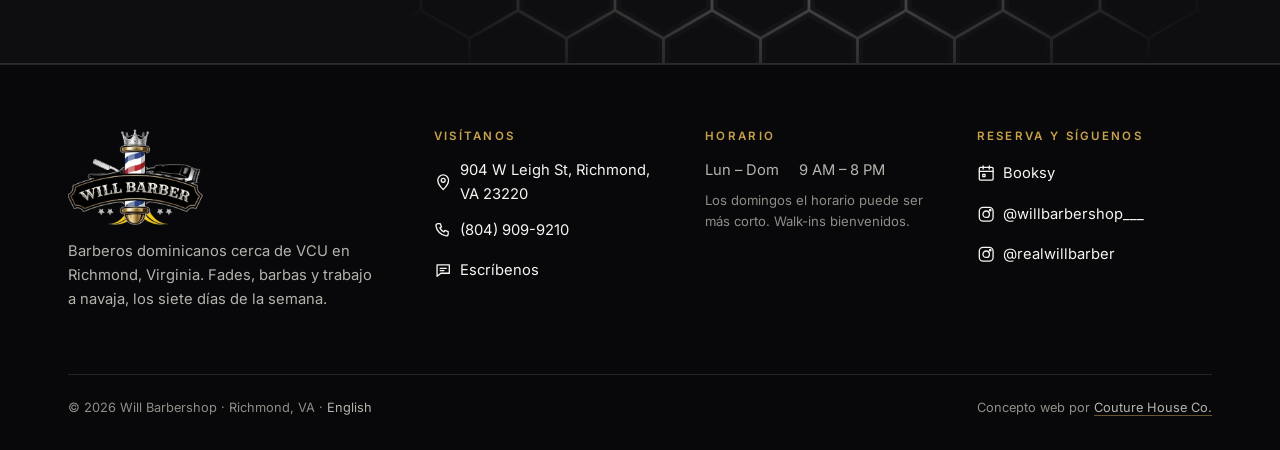
<file: es/gallery.html>
<!doctype html>
<html lang="es">
<head>
<meta charset="utf-8">
<meta name="viewport" content="width=device-width, initial-scale=1, viewport-fit=cover">
<title>Galería de fades y barbas | Will Barbershop, Richmond, VA</title>
<meta name="description" content="Cortes reales de Will Barbershop cerca de VCU: skin fades, tapers, barbas, pelo rizado y texturizado, diseños y platinado.">
<link rel="canonical" href="https://will-barbershop-site-preview.netlify.app/es/gallery.html">
<link rel="alternate" hreflang="en-US" href="https://will-barbershop-site-preview.netlify.app/gallery.html">
<link rel="alternate" hreflang="es-US" href="https://will-barbershop-site-preview.netlify.app/es/gallery.html">
<link rel="alternate" hreflang="x-default" href="https://will-barbershop-site-preview.netlify.app/gallery.html">
<meta name="theme-color" content="#0E0E10">
<meta name="robots" content="index, follow, max-image-preview:large">
<meta property="og:type" content="website">
<meta property="og:site_name" content="Will Barbershop">
<meta property="og:title" content="Galería de fades y barbas | Will Barbershop, Richmond, VA">
<meta property="og:description" content="Cortes reales de Will Barbershop cerca de VCU: skin fades, tapers, barbas, pelo rizado y texturizado, diseños y platinado.">
<meta property="og:url" content="https://will-barbershop-site-preview.netlify.app/es/gallery.html">
<meta property="og:image" content="https://will-barbershop-site-preview.netlify.app/assets/img/share.jpg">
<meta property="og:image:width" content="1200">
<meta property="og:image:height" content="630">
<meta property="og:image:alt" content="Will Barbershop interior with hexagon LED ceiling and gold-framed mirrors, Richmond, VA">
<meta property="og:locale" content="es_US">
<meta property="og:locale:alternate" content="en_US">
<meta name="twitter:card" content="summary_large_image">
<meta name="twitter:title" content="Galería de fades y barbas | Will Barbershop, Richmond, VA">
<meta name="twitter:description" content="Cortes reales de Will Barbershop cerca de VCU: skin fades, tapers, barbas, pelo rizado y texturizado, diseños y platinado.">
<meta name="twitter:image" content="https://will-barbershop-site-preview.netlify.app/assets/img/share.jpg">
<link rel="icon" href="../assets/img/favicon.svg" type="image/svg+xml">
<link rel="icon" href="../assets/img/favicon-32.png" sizes="32x32" type="image/png">
<link rel="apple-touch-icon" href="../assets/img/apple-touch-icon.png">
<link rel="manifest" href="../site.webmanifest">
<link rel="preload" href="../assets/fonts/anton-latin-400-normal.woff2" as="font" type="font/woff2" crossorigin>
<link rel="preload" href="../assets/fonts/inter-latin-wght-normal.woff2" as="font" type="font/woff2" crossorigin>
<link rel="stylesheet" href="../assets/css/fonts.css?v=20260930b">
<link rel="stylesheet" href="../assets/css/site.css?v=20260930b">
<script>document.documentElement.classList.add('js')</script>
<script src="../assets/js/site.js" defer></script>
<script type="application/ld+json">{"@context":"https://schema.org","@type":"BarberShop","@id":"https://will-barbershop-site-preview.netlify.app/#barbershop","name":"Will Barbershop","alternateName":["Will Barber","Will barber"],"description":"Barbería dominicana cerca de VCU en Richmond, VA. Fades, tapers, barbas, trabajo a navaja, cortes para pelo rizado, diseños y platinado. Walk-ins bienvenidos, abierto 7 días.","url":"https://will-barbershop-site-preview.netlify.app/es/","logo":"https://will-barbershop-site-preview.netlify.app/assets/img/will-barber-logo.png","image":["https://will-barbershop-site-preview.netlify.app/assets/img/share.jpg","https://will-barbershop-site-preview.netlify.app/assets/img/shop-interior-hex-ceiling.webp"],"telephone":"+1-804-909-9210","address":{"@type":"PostalAddress","streetAddress":"904 W Leigh St","addressLocality":"Richmond","addressRegion":"VA","postalCode":"23220","addressCountry":"US"},"openingHoursSpecification":[{"@type":"OpeningHoursSpecification","dayOfWeek":["Monday","Tuesday","Wednesday","Thursday","Friday","Saturday","Sunday"],"opens":"09:00","closes":"20:00"}],"priceRange":"$40-$150","currenciesAccepted":"USD","paymentAccepted":"Cash, Credit Card","areaServed":[{"@type":"City","name":"Richmond, VA"},{"@type":"Place","name":"Virginia Commonwealth University (VCU)"},{"@type":"Place","name":"Jackson Ward"},{"@type":"Place","name":"Carver"}],"knowsLanguage":["en","es"],"founder":{"@type":"Person","name":"Wilmer Montilla","alternateName":"Will","jobTitle":"Barber","sameAs":["https://www.instagram.com/realwillbarber/"]},"employee":{"@type":"Person","name":"Wilmer Montilla","jobTitle":"Barber"},"amenityFeature":[{"@type":"LocationFeatureSpecification","name":"Walk-ins welcome","value":true},{"@type":"LocationFeatureSpecification","name":"Parking space","value":true},{"@type":"LocationFeatureSpecification","name":"Credit cards accepted","value":true},{"@type":"LocationFeatureSpecification","name":"Wheelchair accessible","value":true},{"@type":"LocationFeatureSpecification","name":"Wi-Fi","value":true},{"@type":"LocationFeatureSpecification","name":"Child-friendly","value":true}],"sameAs":["https://www.instagram.com/willbarbershop___/","https://www.instagram.com/realwillbarber/","https://booksy.com/en-us/1359508_will-barber_hair-salon_134575_richmond","https://lantern.llc/b/will-barbershop-richmond/book"],"potentialAction":{"@type":"ReserveAction","target":{"@type":"EntryPoint","urlTemplate":"https://booksy.com/en-us/1359508_will-barber_hair-salon_134575_richmond","actionPlatform":["https://schema.org/DesktopWebPlatform","https://schema.org/MobileWebPlatform"]},"result":{"@type":"Reservation","name":"Barber appointment"}},"hasOfferCatalog":{"@type":"OfferCatalog","name":"Servicios de barbería","itemListElement":[{"@type":"Offer","itemOffered":{"@type":"Service","name":"Corte regular","description":"Fade, taper, tijera o un corte clásico, terminado con un line-up limpio."},"priceCurrency":"USD","priceSpecification":{"@type":"PriceSpecification","minPrice":40,"priceCurrency":"USD"}},{"@type":"Offer","itemOffered":{"@type":"Service","name":"Corte regular y vapor facial","description":"Tu corte regular más vapor facial para abrir los poros y refrescar la piel."},"priceCurrency":"USD","price":50},{"@type":"Offer","itemOffered":{"@type":"Service","name":"Master haircut","description":"La cita larga: hora y media en la silla para un trabajo detallado y sin prisa."},"priceCurrency":"USD","price":100},{"@type":"Offer","itemOffered":{"@type":"Service","name":"Cita después de las 7:00 PM","description":"Un corte reservado después de las 7 PM, para cuando el día se alarga."},"priceCurrency":"USD","priceSpecification":{"@type":"PriceSpecification","minPrice":100,"priceCurrency":"USD"}},{"@type":"Offer","itemOffered":{"@type":"Service","name":"Corte y barba","description":"Corte más arreglo de barba y line-up definido, con bordes a navaja."},"priceCurrency":"USD","priceSpecification":{"@type":"PriceSpecification","minPrice":50,"priceCurrency":"USD"}},{"@type":"Offer","itemOffered":{"@type":"Service","name":"Corte, barba y vapor facial","description":"El servicio completo: corte, barba y vapor facial."},"priceCurrency":"USD","price":65},{"@type":"Offer","itemOffered":{"@type":"Service","name":"Corte de niño","description":"Fades, tapers y cortes limpios para los más pequeños."},"priceCurrency":"USD","price":40},{"@type":"Offer","itemOffered":{"@type":"Service","name":"House cut (a domicilio)","description":"Will va hasta donde estés. Resérvalo en Booksy y confirma dirección y hora."},"priceCurrency":"USD","price":150}]}}</script>
<script type="application/ld+json">{"@context":"https://schema.org","@type":"BreadcrumbList","itemListElement":[{"@type":"ListItem","position":1,"name":"Inicio","item":"https://will-barbershop-site-preview.netlify.app/es/"},{"@type":"ListItem","position":2,"name":"Galería","item":"https://will-barbershop-site-preview.netlify.app/es/gallery.html"}]}</script>
</head>
<body>
<a class="skip" href="#main">Saltar al contenido</a>
<div class="pole" aria-hidden="true"></div>
<header class="site-header">
  <nav class="wrap nav" aria-label="Principal">
    <a class="brand" href="index.html" aria-label="Will Barbershop, inicio"><img src="../assets/img/will-barber-logo-header.webp" width="391" height="279" alt="Will Barber"></a>
    <div class="nav-links"><a href="services.html">Servicios</a><a href="gallery.html" aria-current="page">Galería</a><a href="visit.html">Visítanos</a></div>
    <div class="nav-right">
      <div class="lang"><a href="../gallery.html" hreflang="en" lang="en" aria-label="English version">EN</a><span class="sep" aria-hidden="true">|</span><span aria-current="true" lang="es">ES</span></div>
      <a class="btn btn-gold btn-sm btn-book" href="https://booksy.com/en-us/1359508_will-barber_hair-salon_134575_richmond" rel="noopener" target="_blank">Reserva en Booksy</a>
      <button class="menu-btn" type="button" aria-expanded="false" aria-controls="mobile-menu"><span class="sr-only">Menú</span><svg class="i-open" viewBox="0 0 24 24" fill="none" stroke="currentColor" stroke-width="1.8" stroke-linecap="round" aria-hidden="true"><path d="M3.5 7h17M3.5 12h17M3.5 17h11"/></svg><svg class="i-close" viewBox="0 0 24 24" fill="none" stroke="currentColor" stroke-width="1.8" stroke-linecap="round" aria-hidden="true"><path d="M5.5 5.5l13 13M18.5 5.5l-13 13"/></svg></button>
    </div>
  </nav>
</header>
<div class="mobile-menu" id="mobile-menu" hidden>
    <a class="m-link" href="index.html">Inicio <small lang="en">Home</small></a><a class="m-link" href="services.html">Servicios <small lang="en">Services</small></a><a class="m-link" href="gallery.html" aria-current="page">Galería <small lang="en">Gallery</small></a><a class="m-link" href="visit.html">Visítanos <small lang="en">Visit</small></a>
    <a class="btn btn-gold" href="https://booksy.com/en-us/1359508_will-barber_hair-salon_134575_richmond" rel="noopener" target="_blank" style="margin-top:24px"><svg class="icon" viewBox="0 0 24 24" aria-hidden="true" focusable="false"><rect x="3" y="4.5" width="18" height="16.5" rx="1.5"/><path d="M3 9.5h18M8 2.5v4M16 2.5v4M7.5 13.5h3v3h-3z"/></svg>Reserva en Booksy</a>
    <p class="m-meta">904 W Leigh St, Richmond, VA 23220<br><a href="tel:+18049099210">(804) 909-9210</a> · Walk-ins bienvenidos</p>
</div>
<main id="main">
<section class="page-hero" aria-labelledby="page-title">
  <div class="hexfield dim" aria-hidden="true"></div>
  <div class="wrap">
    <nav class="crumbs" aria-label="Ruta"><a href="index.html">Inicio</a><span aria-hidden="true">/</span><span aria-current="page">Galería</span></nav>
    <p class="eyebrow">Recién salidos de la silla</p>
    <h1 class="h1 razor" id="page-title"><span class="cut">Limpio<br><em>o nada</em></span></h1>
    <p class="lead rise">Fades, barbas, rizos y color, directo del Instagram de la barbería. Filtra por estilo, toca una foto para verla en grande y enséñale a tu barbero lo que quieres.</p>
  </div>
</section>
<section class="section" aria-label="Galería de fotos" style="padding-top:48px">
  <div class="wrap">
    <div class="filters" role="group" aria-label="Filtrar fotos por estilo"><button type="button" data-filter="all" aria-pressed="true">Todo</button><button type="button" data-filter="fades" aria-pressed="false">Fades</button><button type="button" data-filter="beards" aria-pressed="false">Barbas</button><button type="button" data-filter="curly" aria-pressed="false">Rizado / Texturizado</button><button type="button" data-filter="color" aria-pressed="false">Color y diseños</button><button type="button" data-filter="shop" aria-pressed="false">La barbería</button></div>
    <p class="gal-count" aria-live="polite" data-tpl="Mostrando {n} fotos">Mostrando 16 fotos</p>
    <div class="grid-gal"><figure class="item sharpen" data-cat="curly beards"><a href="../assets/img/twists-lineup-beard.webp"><img src="../assets/img/twists-lineup-beard.webp" srcset="../assets/img/twists-lineup-beard-800.webp 800w, ../assets/img/twists-lineup-beard.webp 1440w" sizes="(min-width: 900px) 25vw, (min-width: 600px) 33vw, 50vw" width="1440" height="1728" alt="Twists con line-up a navaja y barba completa" loading="lazy" decoding="async"></a><figcaption>Twists + line-up</figcaption></figure><figure class="item sharpen" data-cat="fades"><a href="../assets/img/skin-fade-detail.webp"><img src="../assets/img/skin-fade-detail.webp" width="640" height="966" alt="Skin fade difuminado sobre la oreja, primer plano" loading="lazy" decoding="async"></a><figcaption>Skin fade</figcaption></figure><figure class="item sharpen" data-cat="curly fades"><a href="../assets/img/curly-top-taper-nape.webp"><img src="../assets/img/curly-top-taper-nape.webp" width="640" height="1022" alt="Rizos sueltos arriba con nuca en taper, vista trasera" loading="lazy" decoding="async"></a><figcaption>Rizos + taper</figcaption></figure><figure class="item sharpen" data-cat="beards"><a href="../assets/img/beard-sculpt-full.webp"><img src="../assets/img/beard-sculpt-full.webp" width="640" height="1022" alt="Barba completa perfilada con navaja" loading="lazy" decoding="async"></a><figcaption>Barba a navaja</figcaption></figure><figure class="item sharpen" data-cat="fades curly"><a href="../assets/img/waves-taper-lineup.webp"><img src="../assets/img/waves-taper-lineup.webp" width="640" height="999" alt="Waves con low taper y line-up definido" loading="lazy" decoding="async"></a><figcaption>Waves + taper</figcaption></figure><figure class="item sharpen" data-cat="curly fades"><a href="../assets/img/curly-mid-taper-side.webp"><img src="../assets/img/curly-mid-taper-side.webp" srcset="../assets/img/curly-mid-taper-side-800.webp 800w, ../assets/img/curly-mid-taper-side.webp 1440w" sizes="(min-width: 900px) 25vw, (min-width: 600px) 33vw, 50vw" width="1440" height="1767" alt="Pelo rizado con mid taper, perfil" loading="lazy" decoding="async"></a><figcaption>Rizos + mid taper</figcaption></figure><figure class="item sharpen" data-cat="beards"><a href="../assets/img/beard-lineup-trimmer.webp"><img src="../assets/img/beard-lineup-trimmer.webp" width="640" height="1023" alt="Line-up de barba con trimmer y bordes" loading="lazy" decoding="async"></a><figcaption>Line-up de barba</figcaption></figure><figure class="item sharpen" data-cat="color fades"><a href="../assets/img/fade-with-design.webp"><img src="../assets/img/fade-with-design.webp" width="640" height="909" alt="Taper fade con diseño a navaja detrás de la oreja" loading="lazy" decoding="async"></a><figcaption>Fade + diseño</figcaption></figure><figure class="item sharpen" data-cat="fades"><a href="../assets/img/comb-over-skin-fade.webp"><img src="../assets/img/comb-over-skin-fade.webp" srcset="../assets/img/comb-over-skin-fade-800.webp 800w, ../assets/img/comb-over-skin-fade.webp 1440w" sizes="(min-width: 900px) 25vw, (min-width: 600px) 33vw, 50vw" width="1440" height="1767" alt="Comb-over con skin fade y raya marcada" loading="lazy" decoding="async"></a><figcaption>Comb-over</figcaption></figure><figure class="item sharpen" data-cat="curly"><a href="../assets/img/curly-sponge-edge-up.webp"><img src="../assets/img/curly-sponge-edge-up.webp" width="640" height="1023" alt="Barbero dando forma a un sponge texturizado con edge-up" loading="lazy" decoding="async"></a><figcaption>Sponge + edge-up</figcaption></figure><figure class="item sharpen" data-cat="fades beards"><a href="../assets/img/low-taper-beard-profile.webp"><img src="../assets/img/low-taper-beard-profile.webp" srcset="../assets/img/low-taper-beard-profile-800.webp 800w, ../assets/img/low-taper-beard-profile.webp 1440w" sizes="(min-width: 900px) 25vw, (min-width: 600px) 33vw, 50vw" width="1440" height="1728" alt="Low taper con barba perfilada, vista de perfil" loading="lazy" decoding="async"></a><figcaption>Low taper + barba</figcaption></figure><figure class="item sharpen" data-cat="curly"><a href="../assets/img/twists-front-lineup.webp"><img src="../assets/img/twists-front-lineup.webp" srcset="../assets/img/twists-front-lineup-800.webp 800w, ../assets/img/twists-front-lineup.webp 1440w" sizes="(min-width: 900px) 25vw, (min-width: 600px) 33vw, 50vw" width="1440" height="1767" alt="Twists con line-up frontal definido" loading="lazy" decoding="async"></a><figcaption>Twists</figcaption></figure><figure class="item sharpen" data-cat="curly fades"><a href="../assets/img/curly-taper-profile.webp"><img src="../assets/img/curly-taper-profile.webp" srcset="../assets/img/curly-taper-profile-800.webp 800w, ../assets/img/curly-taper-profile.webp 1440w" sizes="(min-width: 900px) 25vw, (min-width: 600px) 33vw, 50vw" width="1440" height="1767" alt="Rizos arriba con taper y raya a navaja" loading="lazy" decoding="async"></a><figcaption>Rizos + raya</figcaption></figure><figure class="item sharpen" data-cat="fades curly"><a href="../assets/img/top-knot-taper.webp"><img src="../assets/img/top-knot-taper.webp" srcset="../assets/img/top-knot-taper-800.webp 800w, ../assets/img/top-knot-taper.webp 1440w" sizes="(min-width: 900px) 25vw, (min-width: 600px) 33vw, 50vw" width="1440" height="1728" alt="Moño alto con taper fade y raya marcada" loading="lazy" decoding="async"></a><figcaption>Moño + taper</figcaption></figure><figure class="item sharpen" data-cat="shop"><a href="../assets/img/hex-ceiling-mirrors.webp"><img src="../assets/img/hex-ceiling-mirrors.webp" width="720" height="1100" alt="Techo LED hexagonal sobre las estaciones" loading="lazy" decoding="async"></a><figcaption>El techo</figcaption></figure><figure class="item sharpen" data-cat="shop"><a href="../assets/img/shop-full-chairs.webp"><img src="../assets/img/shop-full-chairs.webp" width="640" height="1022" alt="Una tarde llena con todas las sillas trabajando" loading="lazy" decoding="async"></a><figcaption>Casa llena</figcaption></figure></div>
    <div class="cta-row" style="margin-top:36px"><a class="btn btn-ghost" href="https://www.instagram.com/willbarbershop___/" rel="noopener" target="_blank"><svg class="icon" viewBox="0 0 24 24" aria-hidden="true" focusable="false"><rect x="3" y="3" width="18" height="18" rx="5"/><circle cx="12" cy="12" r="4.2"/><circle cx="17.3" cy="6.7" r=".9" fill="currentColor"/></svg>Más en Instagram</a><a class="btn btn-ghost" href="https://www.instagram.com/realwillbarber/" rel="noopener" target="_blank"><svg class="icon" viewBox="0 0 24 24" aria-hidden="true" focusable="false"><rect x="3" y="3" width="18" height="18" rx="5"/><circle cx="12" cy="12" r="4.2"/><circle cx="17.3" cy="6.7" r=".9" fill="currentColor"/></svg>@realwillbarber</a></div>
  </div>
</section>
<dialog class="lb" aria-label="Visor de fotos">
  <div class="lb-inner">
    <p></p>
    <button type="button" class="lb-close" aria-label="Cerrar"><svg viewBox="0 0 24 24" fill="none" stroke="currentColor" stroke-width="1.8" stroke-linecap="round" aria-hidden="true"><path d="M5.5 5.5l13 13M18.5 5.5l-13 13"/></svg></button>
    <button type="button" class="lb-prev" aria-label="Foto anterior"><svg viewBox="0 0 24 24" fill="none" stroke="currentColor" stroke-width="1.8" stroke-linecap="round" aria-hidden="true"><path d="M15 5l-7 7 7 7"/></svg></button>
    <button type="button" class="lb-next" aria-label="Foto siguiente"><svg viewBox="0 0 24 24" fill="none" stroke="currentColor" stroke-width="1.8" stroke-linecap="round" aria-hidden="true"><path d="M9 5l7 7-7 7"/></svg></button>
  </div>
</dialog>
<section class="section band cta-final" aria-labelledby="cta-title">
  <div class="hexfield " aria-hidden="true"></div>
  <div class="wrap">
    <p class="eyebrow">No days off</p>
    <h2 class="h2 razor" id="cta-title"><span class="cut">Tu silla<br>te espera.</span></h2>
    <div class="cta-row rise">
      <a class="btn btn-gold" href="https://booksy.com/en-us/1359508_will-barber_hair-salon_134575_richmond" rel="noopener" target="_blank"><svg class="icon" viewBox="0 0 24 24" aria-hidden="true" focusable="false"><rect x="3" y="4.5" width="18" height="16.5" rx="1.5"/><path d="M3 9.5h18M8 2.5v4M16 2.5v4M7.5 13.5h3v3h-3z"/></svg>Reserva en Booksy</a>
      <a class="btn btn-ghost" href="tel:+18049099210"><svg class="icon" viewBox="0 0 24 24" aria-hidden="true" focusable="false"><path d="M5 3.5h3.2l1.6 4.2-2.1 1.3a11 11 0 0 0 5.3 5.3l1.3-2.1 4.2 1.6V17a2.5 2.5 0 0 1-2.5 2.5A15.5 15.5 0 0 1 2.5 6 2.5 2.5 0 0 1 5 3.5z"/></svg>Llama al (804) 909-9210</a>
    </div>
    <p class="note rise">Walk-ins bienvenidos · Abierto 7 días · 904 W Leigh St, cerca de VCU</p>
  </div>
</section>
</main>
<footer class="site-footer">
  <div class="wrap">
    <div class="foot-grid">
      <div class="foot-brand">
        <a class="brand" href="index.html" aria-label="Will Barbershop, inicio"><img src="../assets/img/will-barber-logo-header.webp" width="391" height="279" alt="Will Barber"></a>
        <p>Barberos dominicanos cerca de VCU en Richmond, Virginia. Fades, barbas y trabajo a navaja, los siete días de la semana.</p>
      </div>
      <div>
        <h2>Visítanos</h2>
        <ul>
          <li><a href="https://www.google.com/maps/search/?api=1&query=Will+Barbershop+904+W+Leigh+St+Richmond+VA+23220" rel="noopener" target="_blank"><svg class="icon" viewBox="0 0 24 24" aria-hidden="true" focusable="false"><path d="M12 21.5s-7-6.3-7-12a7 7 0 0 1 14 0c0 5.7-7 12-7 12z"/><circle cx="12" cy="9.5" r="2.6"/></svg>904 W Leigh St, Richmond, VA 23220</a></li>
          <li><a href="tel:+18049099210"><svg class="icon" viewBox="0 0 24 24" aria-hidden="true" focusable="false"><path d="M5 3.5h3.2l1.6 4.2-2.1 1.3a11 11 0 0 0 5.3 5.3l1.3-2.1 4.2 1.6V17a2.5 2.5 0 0 1-2.5 2.5A15.5 15.5 0 0 1 2.5 6 2.5 2.5 0 0 1 5 3.5z"/></svg>(804) 909-9210</a></li>
          <li><a href="sms:+18049099210"><svg class="icon" viewBox="0 0 24 24" aria-hidden="true" focusable="false"><path d="M4 5h16v11H9l-5 4z"/><path d="M8 9.5h8M8 12.5h5"/></svg>Escríbenos</a></li>
        </ul>
      </div>
      <div>
        <h2>Horario</h2>
        <div class="foot-hours"><span>Lun – Dom</span><span>9 AM – 8 PM</span></div>
        <p style="margin-top:8px;font-size:.82rem;color:var(--dim)">Los domingos el horario puede ser más corto. Walk-ins bienvenidos.</p>
      </div>
      <div>
        <h2>Reserva y síguenos</h2>
        <ul>
          <li><a href="https://booksy.com/en-us/1359508_will-barber_hair-salon_134575_richmond" rel="noopener" target="_blank"><svg class="icon" viewBox="0 0 24 24" aria-hidden="true" focusable="false"><rect x="3" y="4.5" width="18" height="16.5" rx="1.5"/><path d="M3 9.5h18M8 2.5v4M16 2.5v4M7.5 13.5h3v3h-3z"/></svg>Booksy</a></li>
          <li><a href="https://www.instagram.com/willbarbershop___/" rel="noopener" target="_blank"><svg class="icon" viewBox="0 0 24 24" aria-hidden="true" focusable="false"><rect x="3" y="3" width="18" height="18" rx="5"/><circle cx="12" cy="12" r="4.2"/><circle cx="17.3" cy="6.7" r=".9" fill="currentColor"/></svg>@willbarbershop___</a></li>
          <li><a href="https://www.instagram.com/realwillbarber/" rel="noopener" target="_blank"><svg class="icon" viewBox="0 0 24 24" aria-hidden="true" focusable="false"><rect x="3" y="3" width="18" height="18" rx="5"/><circle cx="12" cy="12" r="4.2"/><circle cx="17.3" cy="6.7" r=".9" fill="currentColor"/></svg>@realwillbarber</a></li>
        </ul>
      </div>
    </div>
    <div class="foot-bottom">
      <span>&copy; 2026 Will Barbershop · Richmond, VA · <a href="../gallery.html" hreflang="en">English</a></span>
      <span class="credit">Concepto web por <a href="https://couturehouse.co" rel="noopener" target="_blank">Couture House Co.</a></span>
    </div>
  </div>
</footer>
<div class="actionbar">
  <a class="btn btn-ghost" href="tel:+18049099210"><svg class="icon" viewBox="0 0 24 24" aria-hidden="true" focusable="false"><path d="M5 3.5h3.2l1.6 4.2-2.1 1.3a11 11 0 0 0 5.3 5.3l1.3-2.1 4.2 1.6V17a2.5 2.5 0 0 1-2.5 2.5A15.5 15.5 0 0 1 2.5 6 2.5 2.5 0 0 1 5 3.5z"/></svg>Llamar</a>
  <a class="btn btn-gold" href="https://booksy.com/en-us/1359508_will-barber_hair-salon_134575_richmond" rel="noopener" target="_blank"><svg class="icon" viewBox="0 0 24 24" aria-hidden="true" focusable="false"><rect x="3" y="4.5" width="18" height="16.5" rx="1.5"/><path d="M3 9.5h18M8 2.5v4M16 2.5v4M7.5 13.5h3v3h-3z"/></svg>Reserva</a>
</div>
</body>
</html>
</file>
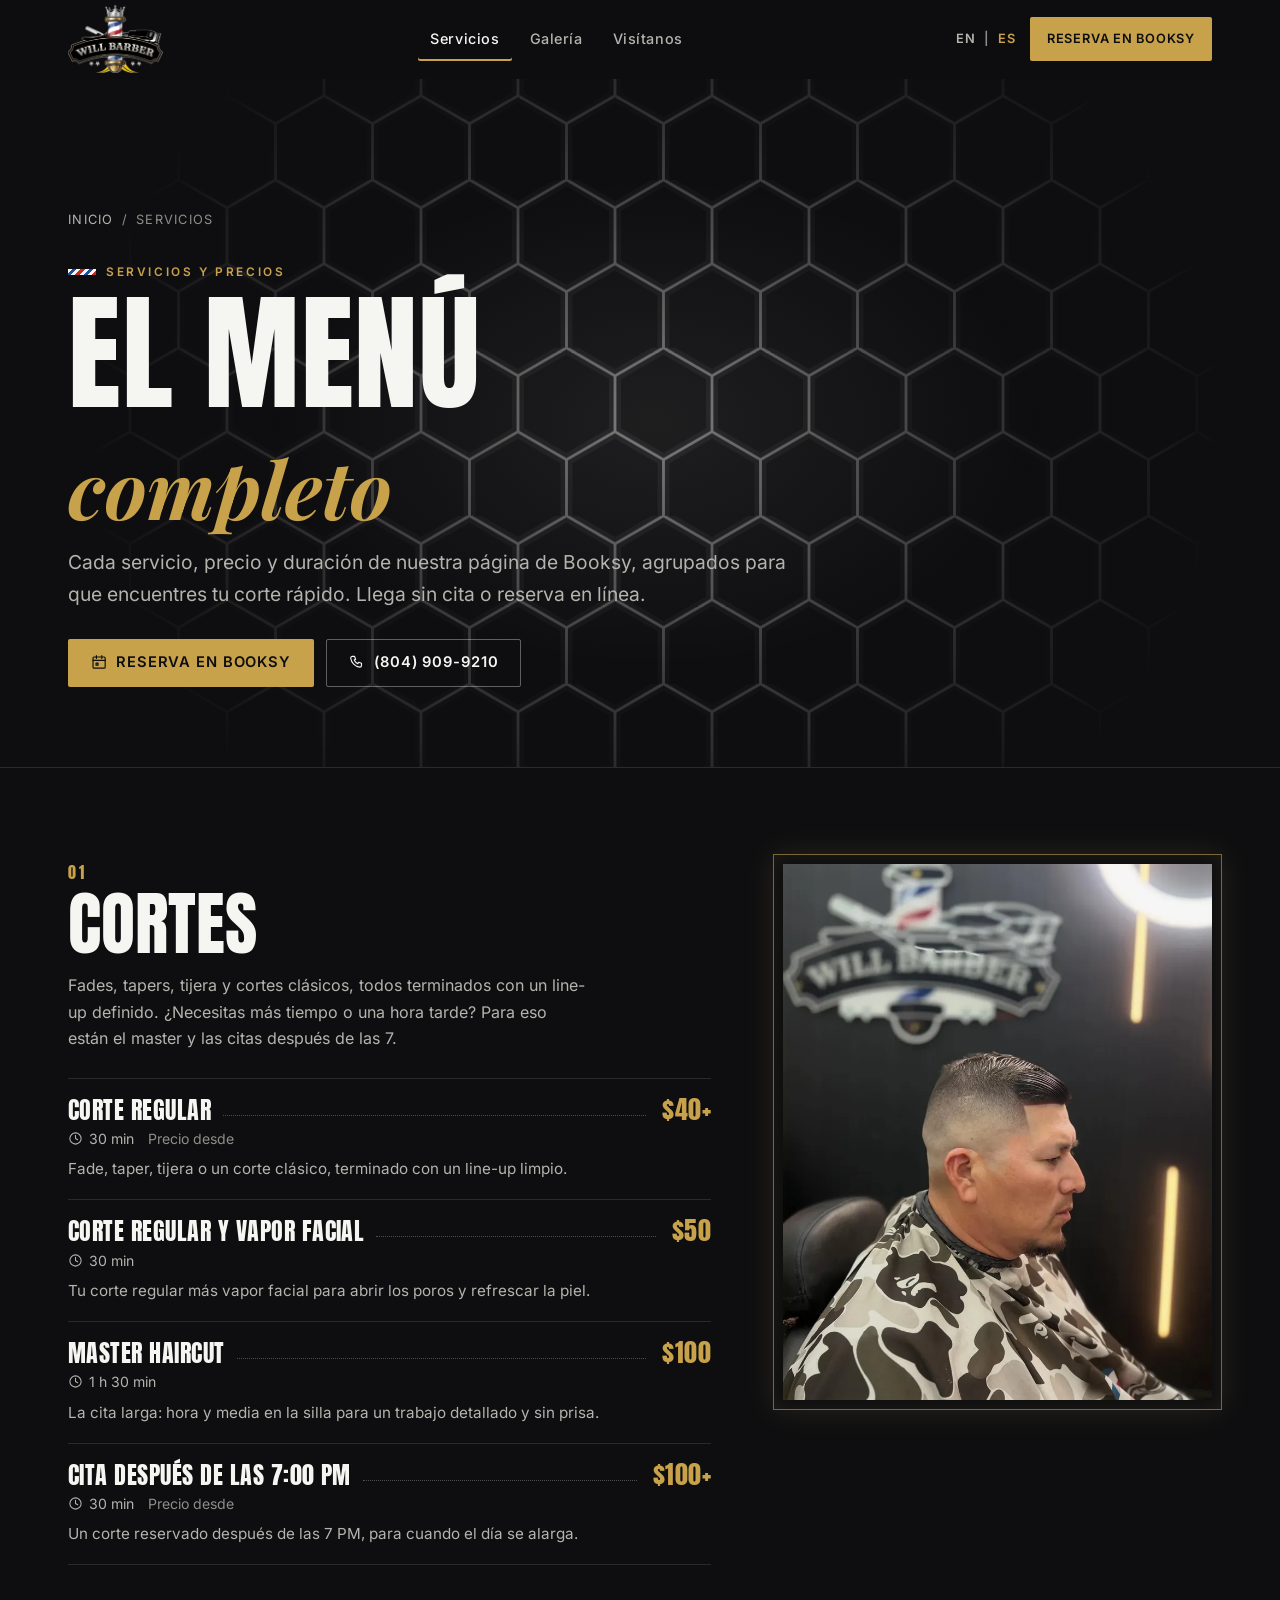
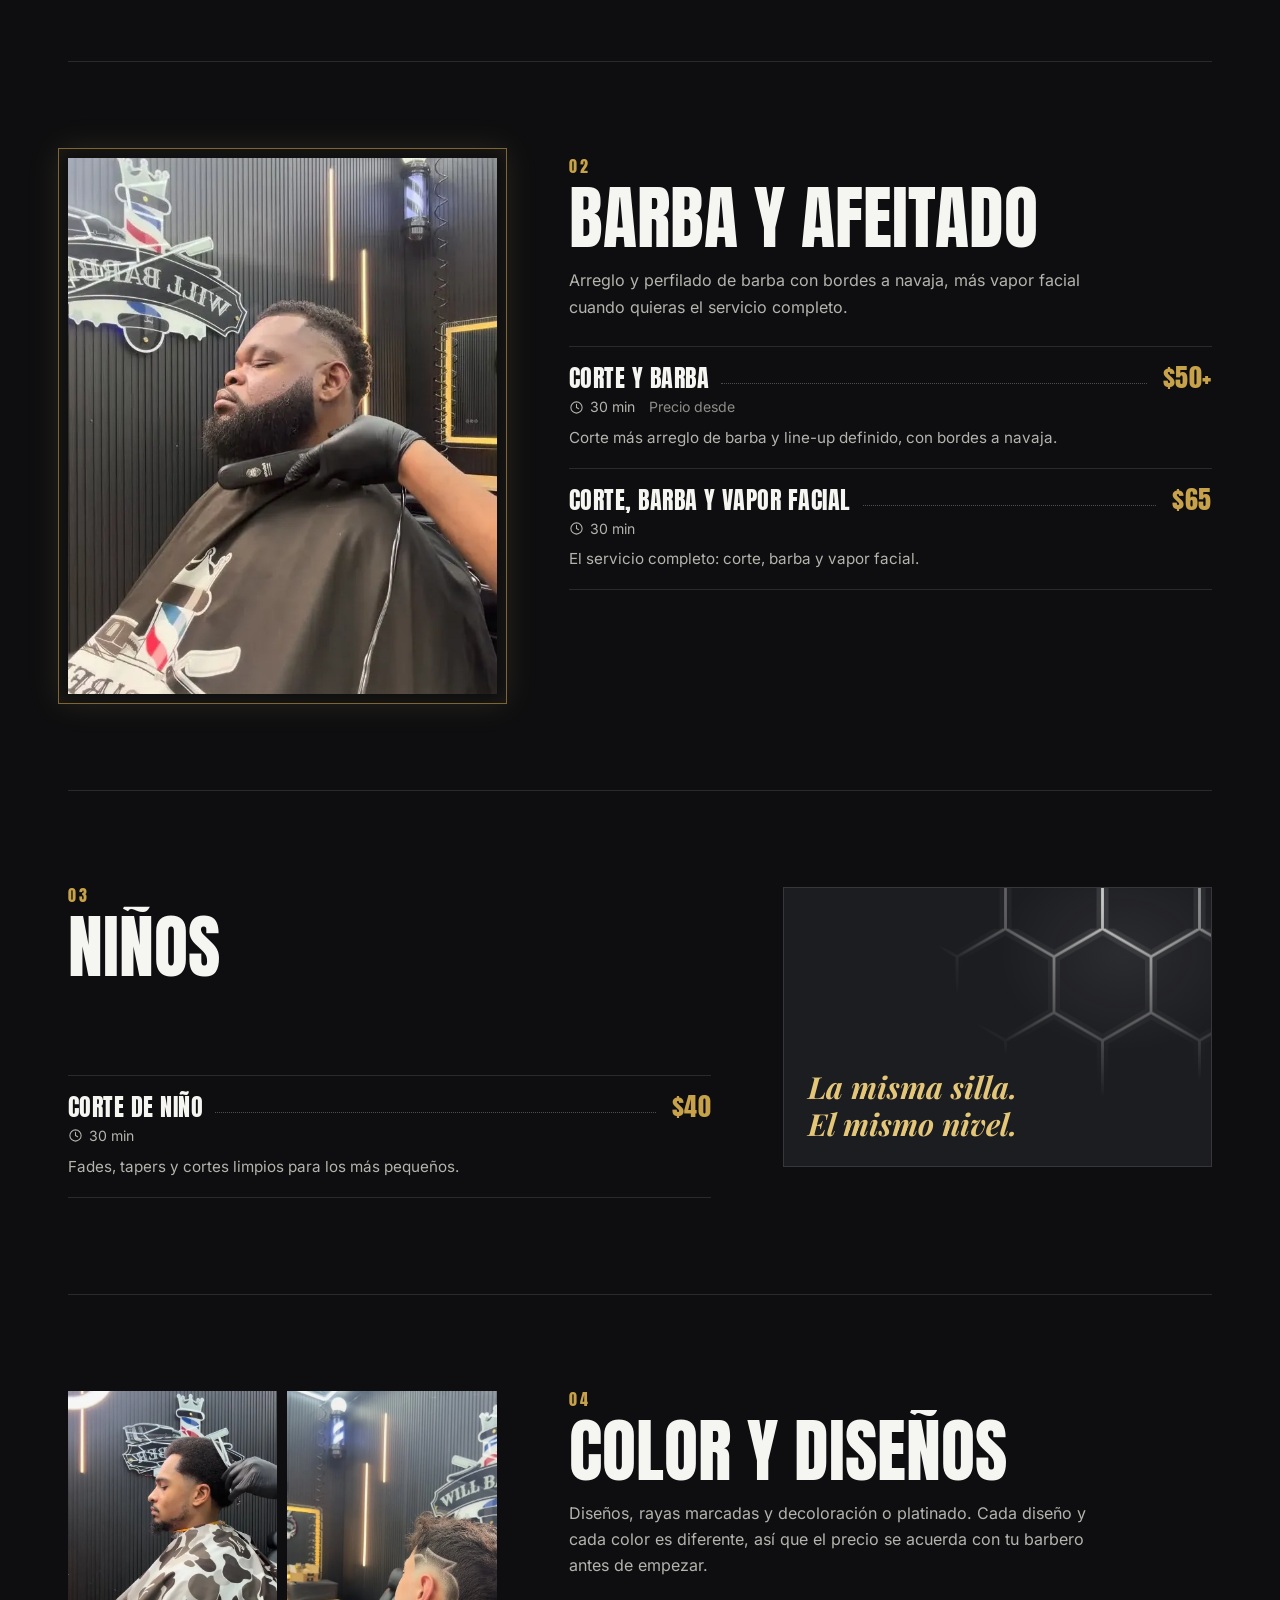
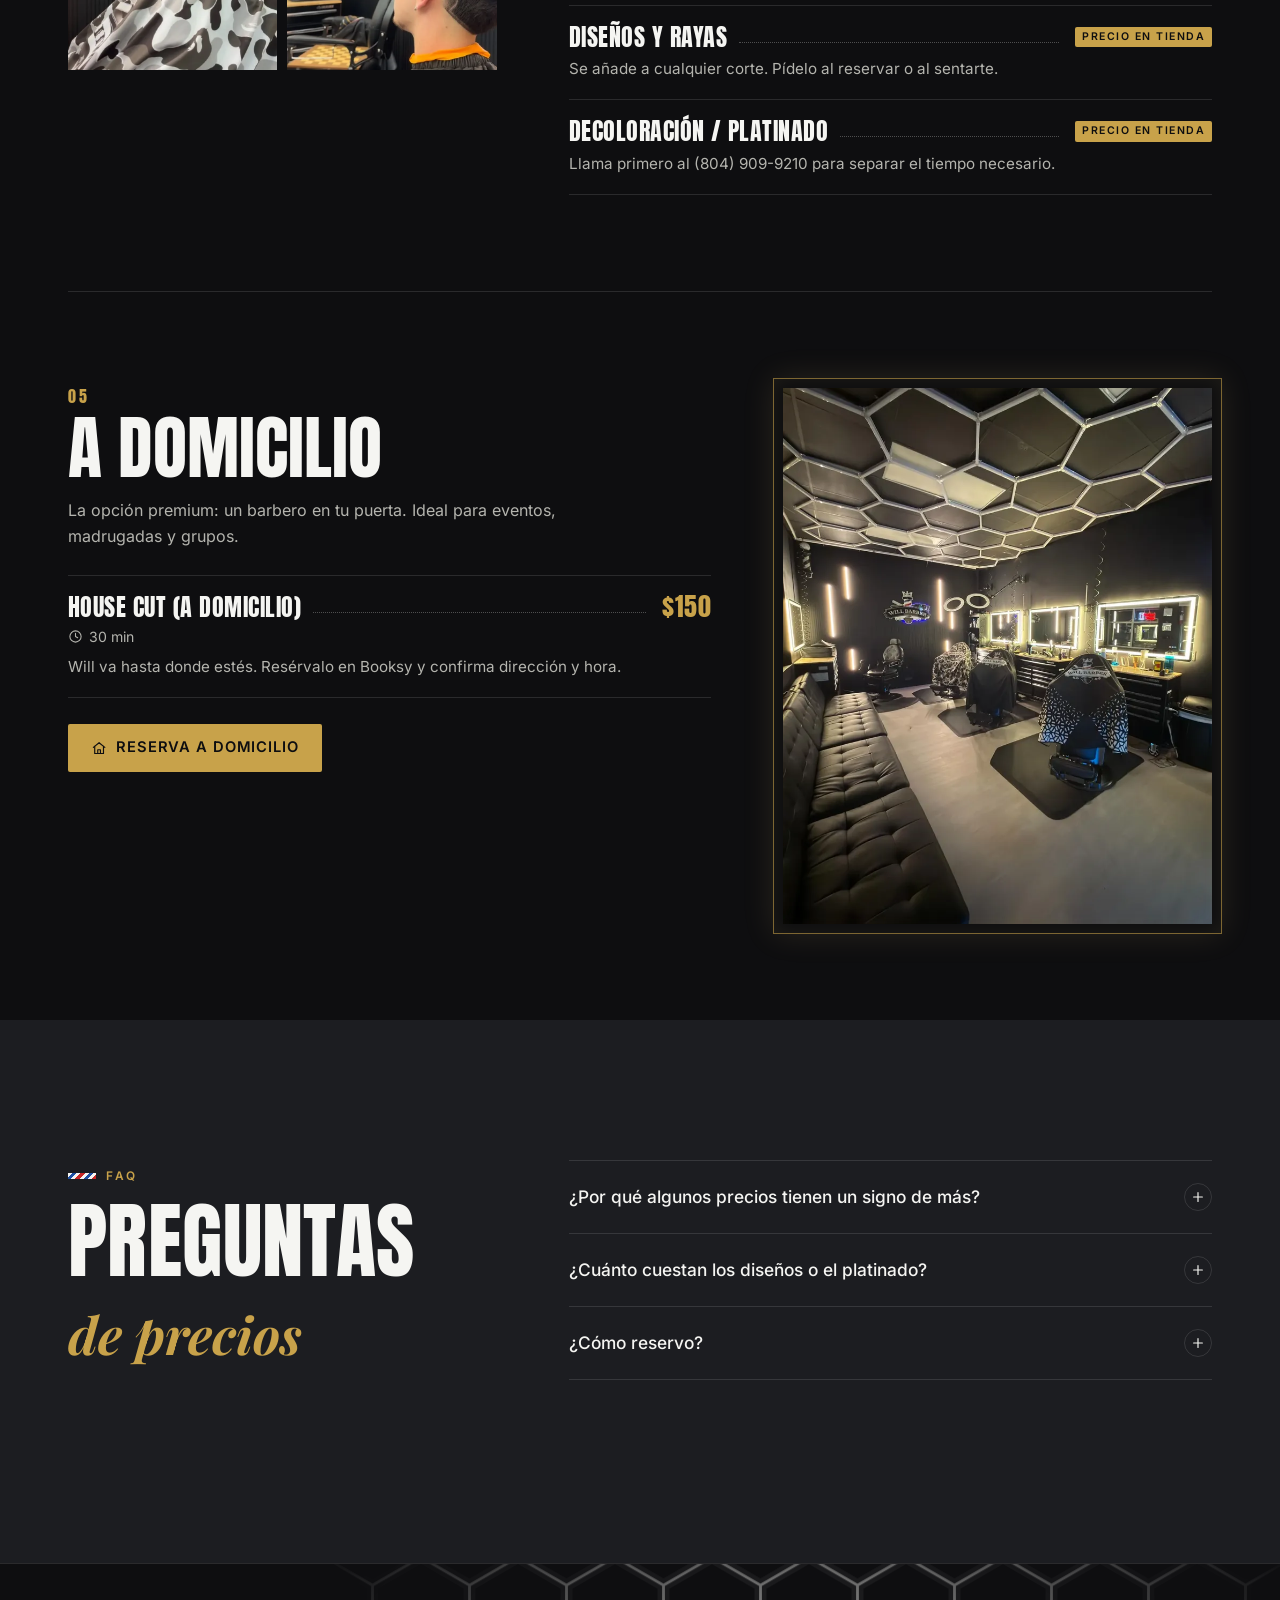
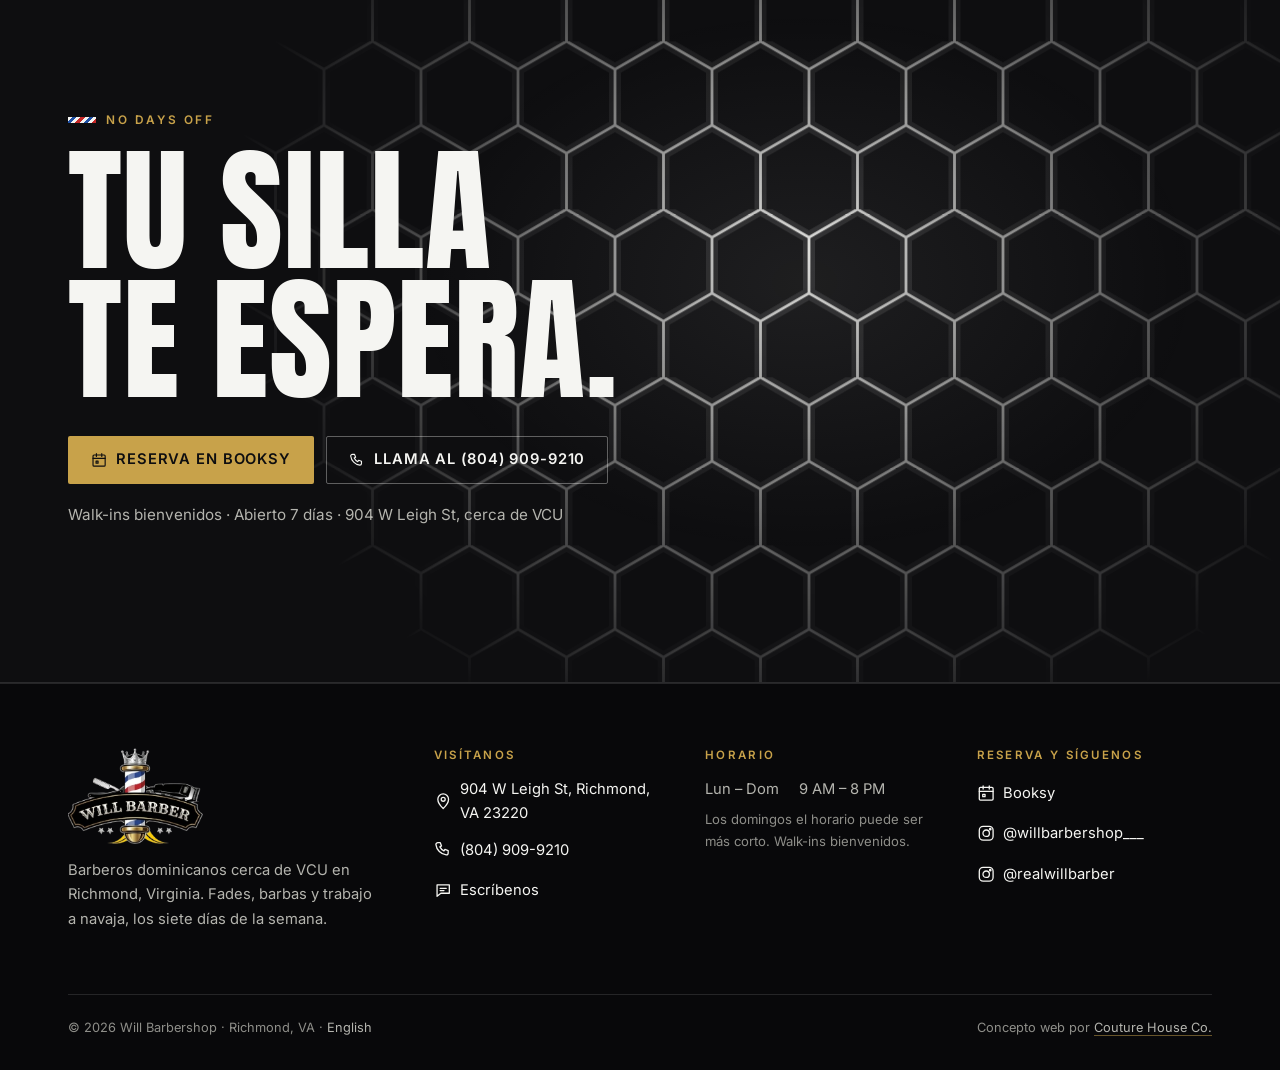
<file: es/services.html>
<!doctype html>
<html lang="es">
<head>
<meta charset="utf-8">
<meta name="viewport" content="width=device-width, initial-scale=1, viewport-fit=cover">
<title>Servicios y precios | Will Barbershop, Richmond, VA</title>
<meta name="description" content="Menú completo con precios de Booksy: cortes desde $40, corte y barba desde $50, master $100, niños $40, a domicilio $150. Cerca de VCU.">
<link rel="canonical" href="https://will-barbershop-site-preview.netlify.app/es/services.html">
<link rel="alternate" hreflang="en-US" href="https://will-barbershop-site-preview.netlify.app/services.html">
<link rel="alternate" hreflang="es-US" href="https://will-barbershop-site-preview.netlify.app/es/services.html">
<link rel="alternate" hreflang="x-default" href="https://will-barbershop-site-preview.netlify.app/services.html">
<meta name="theme-color" content="#0E0E10">
<meta name="robots" content="index, follow, max-image-preview:large">
<meta property="og:type" content="website">
<meta property="og:site_name" content="Will Barbershop">
<meta property="og:title" content="Servicios y precios | Will Barbershop, Richmond, VA">
<meta property="og:description" content="Menú completo con precios de Booksy: cortes desde $40, corte y barba desde $50, master $100, niños $40, a domicilio $150. Cerca de VCU.">
<meta property="og:url" content="https://will-barbershop-site-preview.netlify.app/es/services.html">
<meta property="og:image" content="https://will-barbershop-site-preview.netlify.app/assets/img/share.jpg">
<meta property="og:image:width" content="1200">
<meta property="og:image:height" content="630">
<meta property="og:image:alt" content="Will Barbershop interior with hexagon LED ceiling and gold-framed mirrors, Richmond, VA">
<meta property="og:locale" content="es_US">
<meta property="og:locale:alternate" content="en_US">
<meta name="twitter:card" content="summary_large_image">
<meta name="twitter:title" content="Servicios y precios | Will Barbershop, Richmond, VA">
<meta name="twitter:description" content="Menú completo con precios de Booksy: cortes desde $40, corte y barba desde $50, master $100, niños $40, a domicilio $150. Cerca de VCU.">
<meta name="twitter:image" content="https://will-barbershop-site-preview.netlify.app/assets/img/share.jpg">
<link rel="icon" href="../assets/img/favicon.svg" type="image/svg+xml">
<link rel="icon" href="../assets/img/favicon-32.png" sizes="32x32" type="image/png">
<link rel="apple-touch-icon" href="../assets/img/apple-touch-icon.png">
<link rel="manifest" href="../site.webmanifest">
<link rel="preload" href="../assets/fonts/anton-latin-400-normal.woff2" as="font" type="font/woff2" crossorigin>
<link rel="preload" href="../assets/fonts/inter-latin-wght-normal.woff2" as="font" type="font/woff2" crossorigin>
<link rel="stylesheet" href="../assets/css/fonts.css?v=20260930b">
<link rel="stylesheet" href="../assets/css/site.css?v=20260930b">
<script>document.documentElement.classList.add('js')</script>
<script src="../assets/js/site.js" defer></script>
<script type="application/ld+json">{"@context":"https://schema.org","@type":"BarberShop","@id":"https://will-barbershop-site-preview.netlify.app/#barbershop","name":"Will Barbershop","alternateName":["Will Barber","Will barber"],"description":"Barbería dominicana cerca de VCU en Richmond, VA. Fades, tapers, barbas, trabajo a navaja, cortes para pelo rizado, diseños y platinado. Walk-ins bienvenidos, abierto 7 días.","url":"https://will-barbershop-site-preview.netlify.app/es/","logo":"https://will-barbershop-site-preview.netlify.app/assets/img/will-barber-logo.png","image":["https://will-barbershop-site-preview.netlify.app/assets/img/share.jpg","https://will-barbershop-site-preview.netlify.app/assets/img/shop-interior-hex-ceiling.webp"],"telephone":"+1-804-909-9210","address":{"@type":"PostalAddress","streetAddress":"904 W Leigh St","addressLocality":"Richmond","addressRegion":"VA","postalCode":"23220","addressCountry":"US"},"openingHoursSpecification":[{"@type":"OpeningHoursSpecification","dayOfWeek":["Monday","Tuesday","Wednesday","Thursday","Friday","Saturday","Sunday"],"opens":"09:00","closes":"20:00"}],"priceRange":"$40-$150","currenciesAccepted":"USD","paymentAccepted":"Cash, Credit Card","areaServed":[{"@type":"City","name":"Richmond, VA"},{"@type":"Place","name":"Virginia Commonwealth University (VCU)"},{"@type":"Place","name":"Jackson Ward"},{"@type":"Place","name":"Carver"}],"knowsLanguage":["en","es"],"founder":{"@type":"Person","name":"Wilmer Montilla","alternateName":"Will","jobTitle":"Barber","sameAs":["https://www.instagram.com/realwillbarber/"]},"employee":{"@type":"Person","name":"Wilmer Montilla","jobTitle":"Barber"},"amenityFeature":[{"@type":"LocationFeatureSpecification","name":"Walk-ins welcome","value":true},{"@type":"LocationFeatureSpecification","name":"Parking space","value":true},{"@type":"LocationFeatureSpecification","name":"Credit cards accepted","value":true},{"@type":"LocationFeatureSpecification","name":"Wheelchair accessible","value":true},{"@type":"LocationFeatureSpecification","name":"Wi-Fi","value":true},{"@type":"LocationFeatureSpecification","name":"Child-friendly","value":true}],"sameAs":["https://www.instagram.com/willbarbershop___/","https://www.instagram.com/realwillbarber/","https://booksy.com/en-us/1359508_will-barber_hair-salon_134575_richmond","https://lantern.llc/b/will-barbershop-richmond/book"],"potentialAction":{"@type":"ReserveAction","target":{"@type":"EntryPoint","urlTemplate":"https://booksy.com/en-us/1359508_will-barber_hair-salon_134575_richmond","actionPlatform":["https://schema.org/DesktopWebPlatform","https://schema.org/MobileWebPlatform"]},"result":{"@type":"Reservation","name":"Barber appointment"}},"hasOfferCatalog":{"@type":"OfferCatalog","name":"Servicios de barbería","itemListElement":[{"@type":"Offer","itemOffered":{"@type":"Service","name":"Corte regular","description":"Fade, taper, tijera o un corte clásico, terminado con un line-up limpio."},"priceCurrency":"USD","priceSpecification":{"@type":"PriceSpecification","minPrice":40,"priceCurrency":"USD"}},{"@type":"Offer","itemOffered":{"@type":"Service","name":"Corte regular y vapor facial","description":"Tu corte regular más vapor facial para abrir los poros y refrescar la piel."},"priceCurrency":"USD","price":50},{"@type":"Offer","itemOffered":{"@type":"Service","name":"Master haircut","description":"La cita larga: hora y media en la silla para un trabajo detallado y sin prisa."},"priceCurrency":"USD","price":100},{"@type":"Offer","itemOffered":{"@type":"Service","name":"Cita después de las 7:00 PM","description":"Un corte reservado después de las 7 PM, para cuando el día se alarga."},"priceCurrency":"USD","priceSpecification":{"@type":"PriceSpecification","minPrice":100,"priceCurrency":"USD"}},{"@type":"Offer","itemOffered":{"@type":"Service","name":"Corte y barba","description":"Corte más arreglo de barba y line-up definido, con bordes a navaja."},"priceCurrency":"USD","priceSpecification":{"@type":"PriceSpecification","minPrice":50,"priceCurrency":"USD"}},{"@type":"Offer","itemOffered":{"@type":"Service","name":"Corte, barba y vapor facial","description":"El servicio completo: corte, barba y vapor facial."},"priceCurrency":"USD","price":65},{"@type":"Offer","itemOffered":{"@type":"Service","name":"Corte de niño","description":"Fades, tapers y cortes limpios para los más pequeños."},"priceCurrency":"USD","price":40},{"@type":"Offer","itemOffered":{"@type":"Service","name":"House cut (a domicilio)","description":"Will va hasta donde estés. Resérvalo en Booksy y confirma dirección y hora."},"priceCurrency":"USD","price":150}]}}</script>
<script type="application/ld+json">{"@context":"https://schema.org","@type":"BreadcrumbList","itemListElement":[{"@type":"ListItem","position":1,"name":"Inicio","item":"https://will-barbershop-site-preview.netlify.app/es/"},{"@type":"ListItem","position":2,"name":"Servicios","item":"https://will-barbershop-site-preview.netlify.app/es/services.html"}]}</script>
<script type="application/ld+json">{"@context":"https://schema.org","@type":"FAQPage","mainEntity":[{"@type":"Question","name":"¿Por qué algunos precios tienen un signo de más?","acceptedAnswer":{"@type":"Answer","text":"El \"+\" significa que el precio empieza ahí. Pelo largo, más detalle o extras pueden subir el precio final; pregúntale a tu barbero antes del corte."}},{"@type":"Question","name":"¿Cuánto cuestan los diseños o el platinado?","acceptedAnswer":{"@type":"Answer","text":"Los diseños, rayas y el platinado se cotizan en la silla porque cada trabajo es diferente. Llama al (804) 909-9210 o pregunta cuando vengas."}},{"@type":"Question","name":"¿Cómo reservo?","acceptedAnswer":{"@type":"Answer","text":"Reserva en línea en Booksy, llama o escribe al (804) 909-9210, o simplemente llega."}}]}</script>
</head>
<body>
<a class="skip" href="#main">Saltar al contenido</a>
<div class="pole" aria-hidden="true"></div>
<header class="site-header">
  <nav class="wrap nav" aria-label="Principal">
    <a class="brand" href="index.html" aria-label="Will Barbershop, inicio"><img src="../assets/img/will-barber-logo-header.webp" width="391" height="279" alt="Will Barber"></a>
    <div class="nav-links"><a href="services.html" aria-current="page">Servicios</a><a href="gallery.html">Galería</a><a href="visit.html">Visítanos</a></div>
    <div class="nav-right">
      <div class="lang"><a href="../services.html" hreflang="en" lang="en" aria-label="English version">EN</a><span class="sep" aria-hidden="true">|</span><span aria-current="true" lang="es">ES</span></div>
      <a class="btn btn-gold btn-sm btn-book" href="https://booksy.com/en-us/1359508_will-barber_hair-salon_134575_richmond" rel="noopener" target="_blank">Reserva en Booksy</a>
      <button class="menu-btn" type="button" aria-expanded="false" aria-controls="mobile-menu"><span class="sr-only">Menú</span><svg class="i-open" viewBox="0 0 24 24" fill="none" stroke="currentColor" stroke-width="1.8" stroke-linecap="round" aria-hidden="true"><path d="M3.5 7h17M3.5 12h17M3.5 17h11"/></svg><svg class="i-close" viewBox="0 0 24 24" fill="none" stroke="currentColor" stroke-width="1.8" stroke-linecap="round" aria-hidden="true"><path d="M5.5 5.5l13 13M18.5 5.5l-13 13"/></svg></button>
    </div>
  </nav>
</header>
<div class="mobile-menu" id="mobile-menu" hidden>
    <a class="m-link" href="index.html">Inicio <small lang="en">Home</small></a><a class="m-link" href="services.html" aria-current="page">Servicios <small lang="en">Services</small></a><a class="m-link" href="gallery.html">Galería <small lang="en">Gallery</small></a><a class="m-link" href="visit.html">Visítanos <small lang="en">Visit</small></a>
    <a class="btn btn-gold" href="https://booksy.com/en-us/1359508_will-barber_hair-salon_134575_richmond" rel="noopener" target="_blank" style="margin-top:24px"><svg class="icon" viewBox="0 0 24 24" aria-hidden="true" focusable="false"><rect x="3" y="4.5" width="18" height="16.5" rx="1.5"/><path d="M3 9.5h18M8 2.5v4M16 2.5v4M7.5 13.5h3v3h-3z"/></svg>Reserva en Booksy</a>
    <p class="m-meta">904 W Leigh St, Richmond, VA 23220<br><a href="tel:+18049099210">(804) 909-9210</a> · Walk-ins bienvenidos</p>
</div>
<main id="main">
<section class="page-hero" aria-labelledby="page-title">
  <div class="hexfield dim" aria-hidden="true"></div>
  <div class="wrap">
    <nav class="crumbs" aria-label="Ruta"><a href="index.html">Inicio</a><span aria-hidden="true">/</span><span aria-current="page">Servicios</span></nav>
    <p class="eyebrow">Servicios y precios</p>
    <h1 class="h1 razor" id="page-title"><span class="cut">El menú<br><em>completo</em></span></h1>
    <p class="lead rise">Cada servicio, precio y duración de nuestra página de Booksy, agrupados para que encuentres tu corte rápido. Llega sin cita o reserva en línea.</p>
    <div class="cta-row rise" style="margin-top:28px"><a class="btn btn-gold" href="https://booksy.com/en-us/1359508_will-barber_hair-salon_134575_richmond" rel="noopener" target="_blank"><svg class="icon" viewBox="0 0 24 24" aria-hidden="true" focusable="false"><rect x="3" y="4.5" width="18" height="16.5" rx="1.5"/><path d="M3 9.5h18M8 2.5v4M16 2.5v4M7.5 13.5h3v3h-3z"/></svg>Reserva en Booksy</a><a class="btn btn-ghost" href="tel:+18049099210"><svg class="icon" viewBox="0 0 24 24" aria-hidden="true" focusable="false"><path d="M5 3.5h3.2l1.6 4.2-2.1 1.3a11 11 0 0 0 5.3 5.3l1.3-2.1 4.2 1.6V17a2.5 2.5 0 0 1-2.5 2.5A15.5 15.5 0 0 1 2.5 6 2.5 2.5 0 0 1 5 3.5z"/></svg>(804) 909-9210</a></div>
  </div>
</section>
<div class="wrap">
  <section class="svc-group" aria-labelledby="g-cuts">
    <div>
      <span class="svc-num">01</span>
      <h2 class="razor" id="g-cuts"><span class="cut">Cortes</span></h2>
      <p class="intro rise">Fades, tapers, tijera y cortes clásicos, todos terminados con un line-up definido. ¿Necesitas más tiempo o una hora tarde? Para eso están el master y las citas después de las 7.</p>
      <div class="rise"><ul class="board"><li><span class="nm">Corte regular</span><span class="pr">$40+</span><span class="meta"><span class="dur"><svg class="icon" viewBox="0 0 24 24" aria-hidden="true" focusable="false"><circle cx="12" cy="12" r="9"/><path d="M12 7v5l3.5 2"/></svg>30 min</span><span>Precio desde</span></span><span class="desc">Fade, taper, tijera o un corte clásico, terminado con un line-up limpio.</span></li><li><span class="nm">Corte regular y vapor facial</span><span class="pr">$50</span><span class="meta"><span class="dur"><svg class="icon" viewBox="0 0 24 24" aria-hidden="true" focusable="false"><circle cx="12" cy="12" r="9"/><path d="M12 7v5l3.5 2"/></svg>30 min</span></span><span class="desc">Tu corte regular más vapor facial para abrir los poros y refrescar la piel.</span></li><li><span class="nm">Master haircut</span><span class="pr">$100</span><span class="meta"><span class="dur"><svg class="icon" viewBox="0 0 24 24" aria-hidden="true" focusable="false"><circle cx="12" cy="12" r="9"/><path d="M12 7v5l3.5 2"/></svg>1 h 30 min</span></span><span class="desc">La cita larga: hora y media en la silla para un trabajo detallado y sin prisa.</span></li><li><span class="nm">Cita después de las 7:00 PM</span><span class="pr">$100+</span><span class="meta"><span class="dur"><svg class="icon" viewBox="0 0 24 24" aria-hidden="true" focusable="false"><circle cx="12" cy="12" r="9"/><path d="M12 7v5l3.5 2"/></svg>30 min</span><span>Precio desde</span></span><span class="desc">Un corte reservado después de las 7 PM, para cuando el día se alarga.</span></li></ul></div>
    </div>
    <div class="svc-aside frame rise"><div class="ph"><img src="../assets/img/comb-over-skin-fade.webp" srcset="../assets/img/comb-over-skin-fade-800.webp 800w, ../assets/img/comb-over-skin-fade.webp 1440w" sizes="(min-width: 900px) 40vw, 100vw" width="1440" height="1767" alt="Comb-over con skin fade en Will Barbershop" loading="lazy" decoding="async"></div></div>
  </section>

  <section class="svc-group flip" aria-labelledby="g-beard">
    <div>
      <span class="svc-num">02</span>
      <h2 class="razor" id="g-beard"><span class="cut">Barba y afeitado</span></h2>
      <p class="intro rise">Arreglo y perfilado de barba con bordes a navaja, más vapor facial cuando quieras el servicio completo.</p>
      <div class="rise"><ul class="board"><li><span class="nm">Corte y barba</span><span class="pr">$50+</span><span class="meta"><span class="dur"><svg class="icon" viewBox="0 0 24 24" aria-hidden="true" focusable="false"><circle cx="12" cy="12" r="9"/><path d="M12 7v5l3.5 2"/></svg>30 min</span><span>Precio desde</span></span><span class="desc">Corte más arreglo de barba y line-up definido, con bordes a navaja.</span></li><li><span class="nm">Corte, barba y vapor facial</span><span class="pr">$65</span><span class="meta"><span class="dur"><svg class="icon" viewBox="0 0 24 24" aria-hidden="true" focusable="false"><circle cx="12" cy="12" r="9"/><path d="M12 7v5l3.5 2"/></svg>30 min</span></span><span class="desc">El servicio completo: corte, barba y vapor facial.</span></li></ul></div>
    </div>
    <div class="svc-aside frame rise"><div class="ph"><img src="../assets/img/beard-sculpt-full.webp" width="640" height="1022" alt="Barbero perfilando una barba completa con navaja" loading="lazy" decoding="async"></div></div>
  </section>

  <section class="svc-group" aria-labelledby="g-kids">
    <div>
      <span class="svc-num">03</span>
      <h2 class="razor" id="g-kids"><span class="cut">Niños</span></h2>
      <p class="intro rise">La barbería es familiar. Los mismos fades y el mismo cuidado, para los más pequeños.</p>
      <div class="rise"><ul class="board"><li><span class="nm">Corte de niño</span><span class="pr">$40</span><span class="meta"><span class="dur"><svg class="icon" viewBox="0 0 24 24" aria-hidden="true" focusable="false"><circle cx="12" cy="12" r="9"/><path d="M12 7v5l3.5 2"/></svg>30 min</span></span><span class="desc">Fades, tapers y cortes limpios para los más pequeños.</span></li></ul></div>
    </div>
    <div class="svc-aside svc-type rise"><div class="hexfield " aria-hidden="true"></div><p>La misma silla.<br>El mismo nivel.</p></div>
  </section>

  <section class="svc-group flip" aria-labelledby="g-color">
    <div>
      <span class="svc-num">04</span>
      <h2 class="razor" id="g-color"><span class="cut">Color y diseños</span></h2>
      <p class="intro rise">Diseños, rayas marcadas y decoloración o platinado. Cada diseño y cada color es diferente, así que el precio se acuerda con tu barbero antes de empezar.</p>
      <ul class="board rise">
        <li><span class="nm">Diseños y rayas</span><span class="tag">Precio en tienda</span><span class="desc">Se añade a cualquier corte. Pídelo al reservar o al sentarte.</span></li>
        <li><span class="nm">Decoloración / platinado</span><span class="tag">Precio en tienda</span><span class="desc">Llama primero al (804) 909-9210 para separar el tiempo necesario.</span></li>
      </ul>
    </div>
    <div class="svc-aside rise"><div class="pair"><img src="../assets/img/curly-sponge-edge-up.webp" width="640" height="1023" alt="Rizos con textura y perfilado nítido" loading="lazy" decoding="async"><img src="../assets/img/fade-with-design.webp" width="640" height="909" alt="Taper fade con diseño a navaja detrás de la oreja" loading="lazy" decoding="async"></div></div>
  </section>

  <section class="svc-group" aria-labelledby="g-house">
    <div>
      <span class="svc-num">05</span>
      <h2 class="razor" id="g-house"><span class="cut">A domicilio</span></h2>
      <p class="intro rise">La opción premium: un barbero en tu puerta. Ideal para eventos, madrugadas y grupos.</p>
      <div class="rise"><ul class="board"><li><span class="nm">House cut (a domicilio)</span><span class="pr">$150</span><span class="meta"><span class="dur"><svg class="icon" viewBox="0 0 24 24" aria-hidden="true" focusable="false"><circle cx="12" cy="12" r="9"/><path d="M12 7v5l3.5 2"/></svg>30 min</span></span><span class="desc">Will va hasta donde estés. Resérvalo en Booksy y confirma dirección y hora.</span></li></ul></div>
      <div class="cta-row rise" style="margin-top:26px"><a class="btn btn-gold" href="https://booksy.com/en-us/1359508_will-barber_hair-salon_134575_richmond" rel="noopener" target="_blank"><svg class="icon" viewBox="0 0 24 24" aria-hidden="true" focusable="false"><path d="M3.5 11 12 4l8.5 7"/><path d="M5.5 9.5V20h13V9.5M10 20v-5.5h4V20"/></svg>Reserva a domicilio</a></div>
    </div>
    <div class="svc-aside frame rise"><div class="ph"><img src="../assets/img/shop-interior-night.webp" srcset="../assets/img/shop-interior-night-800.webp 800w, ../assets/img/shop-interior-night.webp 1440w" sizes="(min-width: 900px) 40vw, 100vw" width="1440" height="1920" alt="Will Barbershop de noche con el techo hexagonal encendido" loading="lazy" decoding="async"></div></div>
  </section>
</div>
<section class="section section-alt" aria-labelledby="faq-title">
  <div class="wrap faq-wrap">
    <div class="sec-head"><p class="eyebrow">FAQ</p><h2 class="h2 razor" id="faq-title"><span class="cut">Preguntas<br><em>de precios</em></span></h2></div>
    <div class="faq"><details><summary>¿Por qué algunos precios tienen un signo de más?<span class="pm" aria-hidden="true"><svg viewBox="0 0 24 24" fill="none" stroke="currentColor" stroke-width="2" stroke-linecap="round"><path d="M12 4.5v15M4.5 12h15"/></svg></span></summary><p>El "+" significa que el precio empieza ahí. Pelo largo, más detalle o extras pueden subir el precio final; pregúntale a tu barbero antes del corte.</p></details><details><summary>¿Cuánto cuestan los diseños o el platinado?<span class="pm" aria-hidden="true"><svg viewBox="0 0 24 24" fill="none" stroke="currentColor" stroke-width="2" stroke-linecap="round"><path d="M12 4.5v15M4.5 12h15"/></svg></span></summary><p>Los diseños, rayas y el platinado se cotizan en la silla porque cada trabajo es diferente. Llama al (804) 909-9210 o pregunta cuando vengas.</p></details><details><summary>¿Cómo reservo?<span class="pm" aria-hidden="true"><svg viewBox="0 0 24 24" fill="none" stroke="currentColor" stroke-width="2" stroke-linecap="round"><path d="M12 4.5v15M4.5 12h15"/></svg></span></summary><p>Reserva en línea en Booksy, llama o escribe al (804) 909-9210, o simplemente llega.</p></details></div>
  </div>
</section>
<section class="section band cta-final" aria-labelledby="cta-title">
  <div class="hexfield " aria-hidden="true"></div>
  <div class="wrap">
    <p class="eyebrow">No days off</p>
    <h2 class="h2 razor" id="cta-title"><span class="cut">Tu silla<br>te espera.</span></h2>
    <div class="cta-row rise">
      <a class="btn btn-gold" href="https://booksy.com/en-us/1359508_will-barber_hair-salon_134575_richmond" rel="noopener" target="_blank"><svg class="icon" viewBox="0 0 24 24" aria-hidden="true" focusable="false"><rect x="3" y="4.5" width="18" height="16.5" rx="1.5"/><path d="M3 9.5h18M8 2.5v4M16 2.5v4M7.5 13.5h3v3h-3z"/></svg>Reserva en Booksy</a>
      <a class="btn btn-ghost" href="tel:+18049099210"><svg class="icon" viewBox="0 0 24 24" aria-hidden="true" focusable="false"><path d="M5 3.5h3.2l1.6 4.2-2.1 1.3a11 11 0 0 0 5.3 5.3l1.3-2.1 4.2 1.6V17a2.5 2.5 0 0 1-2.5 2.5A15.5 15.5 0 0 1 2.5 6 2.5 2.5 0 0 1 5 3.5z"/></svg>Llama al (804) 909-9210</a>
    </div>
    <p class="note rise">Walk-ins bienvenidos · Abierto 7 días · 904 W Leigh St, cerca de VCU</p>
  </div>
</section>
</main>
<footer class="site-footer">
  <div class="wrap">
    <div class="foot-grid">
      <div class="foot-brand">
        <a class="brand" href="index.html" aria-label="Will Barbershop, inicio"><img src="../assets/img/will-barber-logo-header.webp" width="391" height="279" alt="Will Barber"></a>
        <p>Barberos dominicanos cerca de VCU en Richmond, Virginia. Fades, barbas y trabajo a navaja, los siete días de la semana.</p>
      </div>
      <div>
        <h2>Visítanos</h2>
        <ul>
          <li><a href="https://www.google.com/maps/search/?api=1&query=Will+Barbershop+904+W+Leigh+St+Richmond+VA+23220" rel="noopener" target="_blank"><svg class="icon" viewBox="0 0 24 24" aria-hidden="true" focusable="false"><path d="M12 21.5s-7-6.3-7-12a7 7 0 0 1 14 0c0 5.7-7 12-7 12z"/><circle cx="12" cy="9.5" r="2.6"/></svg>904 W Leigh St, Richmond, VA 23220</a></li>
          <li><a href="tel:+18049099210"><svg class="icon" viewBox="0 0 24 24" aria-hidden="true" focusable="false"><path d="M5 3.5h3.2l1.6 4.2-2.1 1.3a11 11 0 0 0 5.3 5.3l1.3-2.1 4.2 1.6V17a2.5 2.5 0 0 1-2.5 2.5A15.5 15.5 0 0 1 2.5 6 2.5 2.5 0 0 1 5 3.5z"/></svg>(804) 909-9210</a></li>
          <li><a href="sms:+18049099210"><svg class="icon" viewBox="0 0 24 24" aria-hidden="true" focusable="false"><path d="M4 5h16v11H9l-5 4z"/><path d="M8 9.5h8M8 12.5h5"/></svg>Escríbenos</a></li>
        </ul>
      </div>
      <div>
        <h2>Horario</h2>
        <div class="foot-hours"><span>Lun – Dom</span><span>9 AM – 8 PM</span></div>
        <p style="margin-top:8px;font-size:.82rem;color:var(--dim)">Los domingos el horario puede ser más corto. Walk-ins bienvenidos.</p>
      </div>
      <div>
        <h2>Reserva y síguenos</h2>
        <ul>
          <li><a href="https://booksy.com/en-us/1359508_will-barber_hair-salon_134575_richmond" rel="noopener" target="_blank"><svg class="icon" viewBox="0 0 24 24" aria-hidden="true" focusable="false"><rect x="3" y="4.5" width="18" height="16.5" rx="1.5"/><path d="M3 9.5h18M8 2.5v4M16 2.5v4M7.5 13.5h3v3h-3z"/></svg>Booksy</a></li>
          <li><a href="https://www.instagram.com/willbarbershop___/" rel="noopener" target="_blank"><svg class="icon" viewBox="0 0 24 24" aria-hidden="true" focusable="false"><rect x="3" y="3" width="18" height="18" rx="5"/><circle cx="12" cy="12" r="4.2"/><circle cx="17.3" cy="6.7" r=".9" fill="currentColor"/></svg>@willbarbershop___</a></li>
          <li><a href="https://www.instagram.com/realwillbarber/" rel="noopener" target="_blank"><svg class="icon" viewBox="0 0 24 24" aria-hidden="true" focusable="false"><rect x="3" y="3" width="18" height="18" rx="5"/><circle cx="12" cy="12" r="4.2"/><circle cx="17.3" cy="6.7" r=".9" fill="currentColor"/></svg>@realwillbarber</a></li>
        </ul>
      </div>
    </div>
    <div class="foot-bottom">
      <span>&copy; 2026 Will Barbershop · Richmond, VA · <a href="../services.html" hreflang="en">English</a></span>
      <span class="credit">Concepto web por <a href="https://couturehouse.co" rel="noopener" target="_blank">Couture House Co.</a></span>
    </div>
  </div>
</footer>
<div class="actionbar">
  <a class="btn btn-ghost" href="tel:+18049099210"><svg class="icon" viewBox="0 0 24 24" aria-hidden="true" focusable="false"><path d="M5 3.5h3.2l1.6 4.2-2.1 1.3a11 11 0 0 0 5.3 5.3l1.3-2.1 4.2 1.6V17a2.5 2.5 0 0 1-2.5 2.5A15.5 15.5 0 0 1 2.5 6 2.5 2.5 0 0 1 5 3.5z"/></svg>Llamar</a>
  <a class="btn btn-gold" href="https://booksy.com/en-us/1359508_will-barber_hair-salon_134575_richmond" rel="noopener" target="_blank"><svg class="icon" viewBox="0 0 24 24" aria-hidden="true" focusable="false"><rect x="3" y="4.5" width="18" height="16.5" rx="1.5"/><path d="M3 9.5h18M8 2.5v4M16 2.5v4M7.5 13.5h3v3h-3z"/></svg>Reserva</a>
</div>
</body>
</html>
</file>
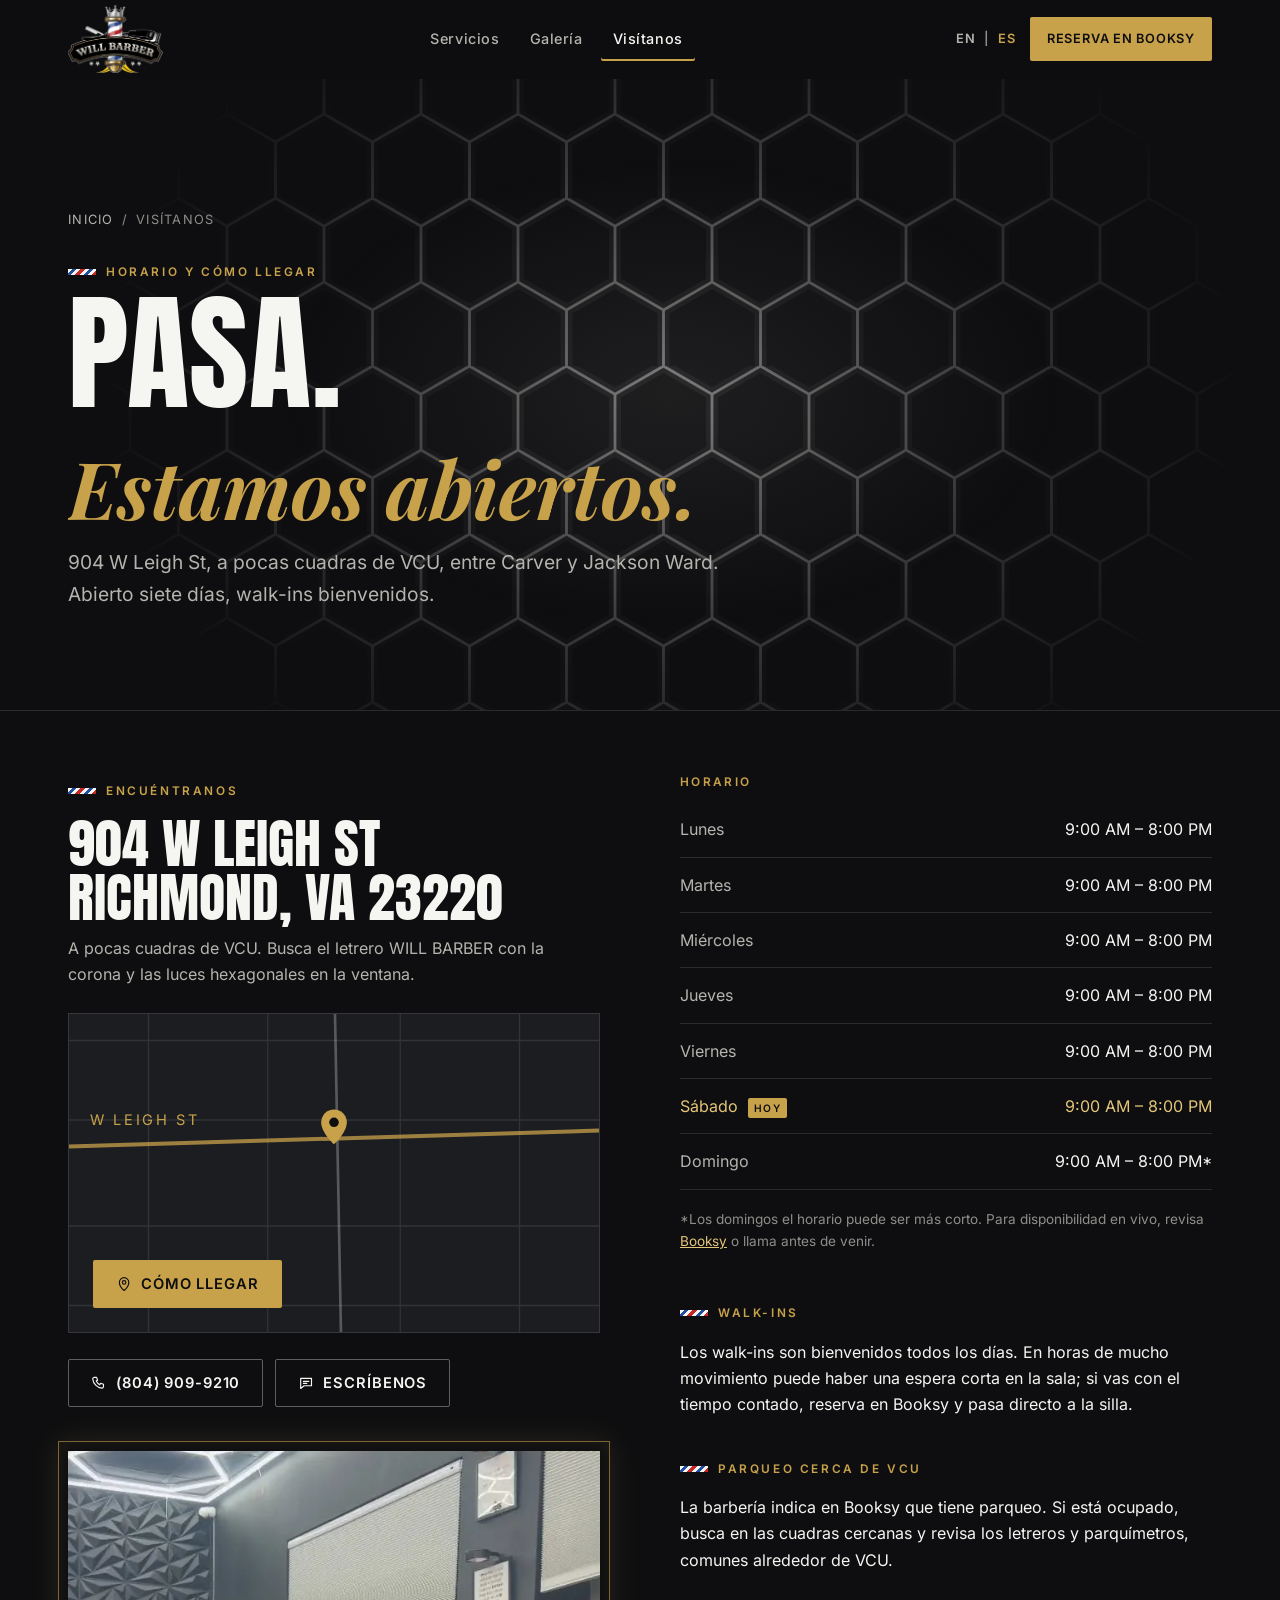
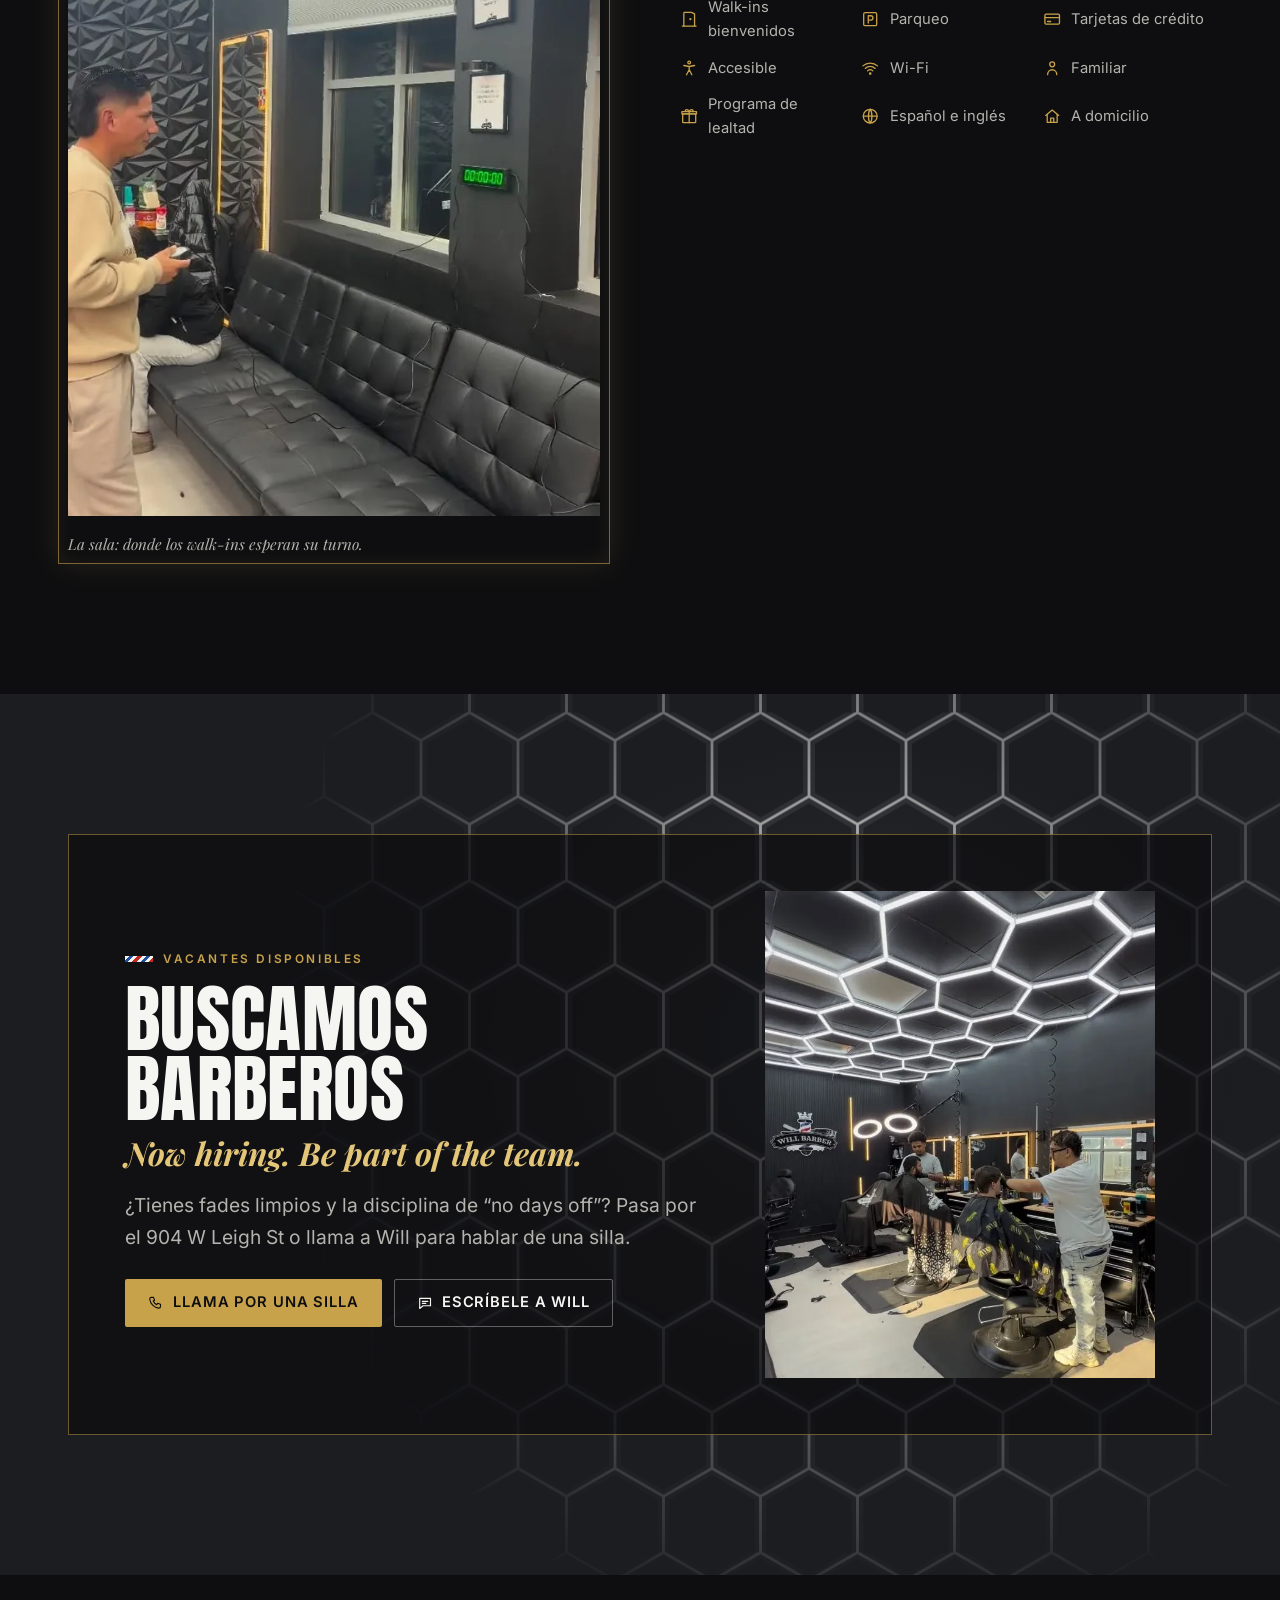
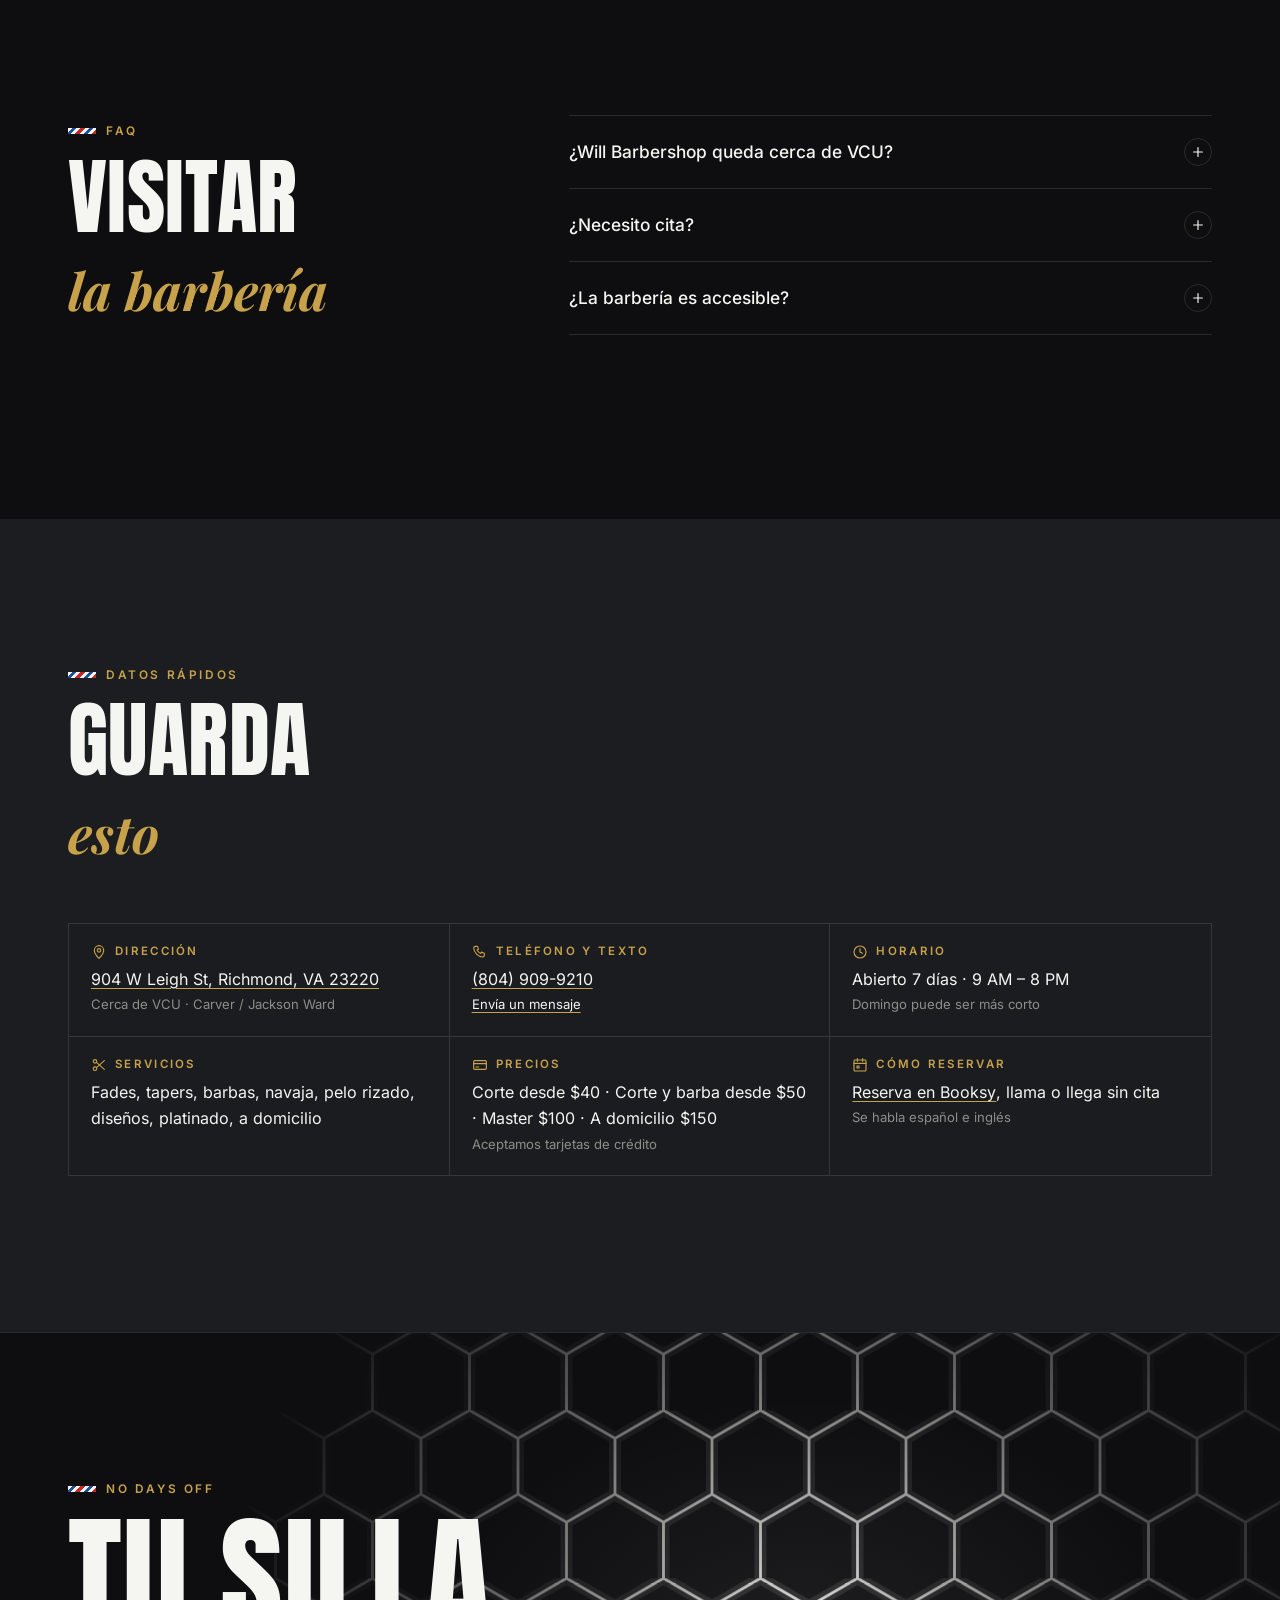
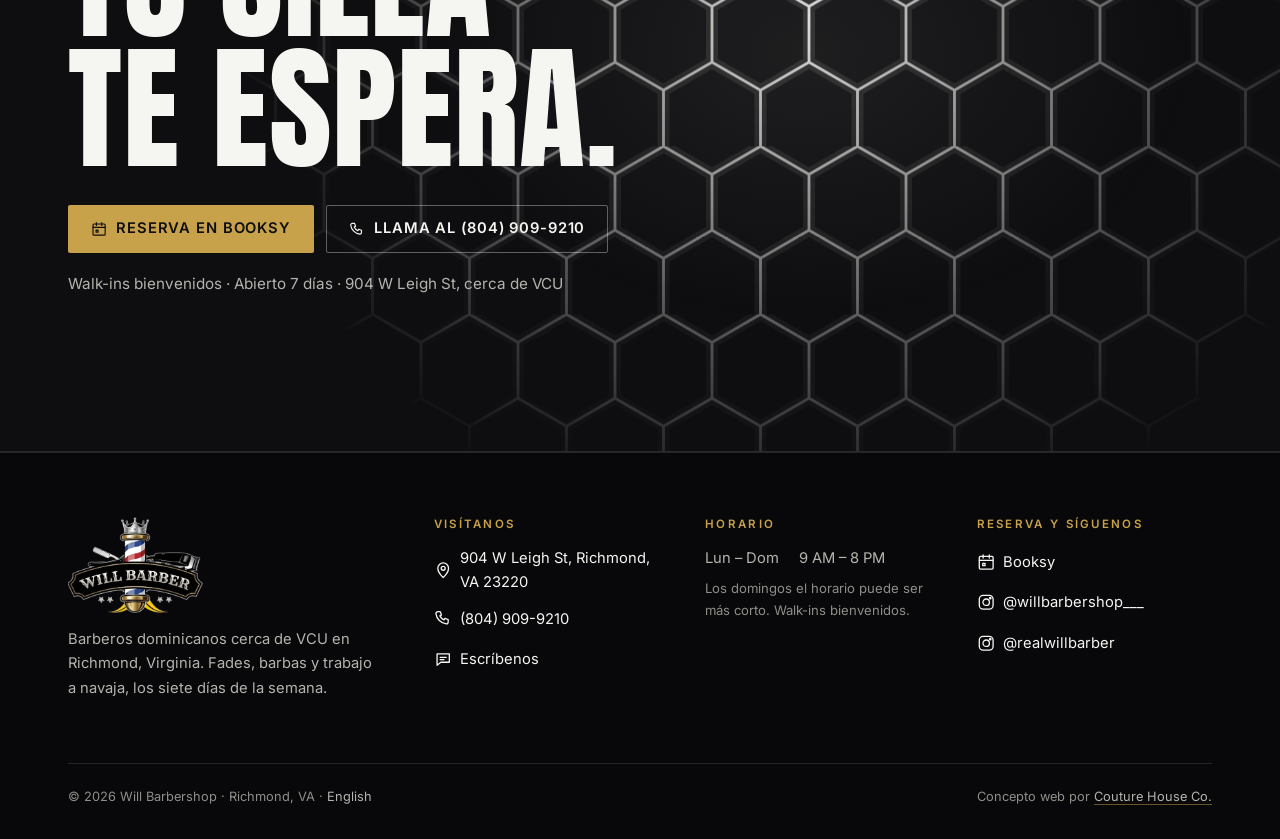
<file: es/visit.html>
<!doctype html>
<html lang="es">
<head>
<meta charset="utf-8">
<meta name="viewport" content="width=device-width, initial-scale=1, viewport-fit=cover">
<title>Horario y cómo llegar | Will Barbershop, Richmond, VA</title>
<meta name="description" content="Visita Will Barbershop en 904 W Leigh St, Richmond, VA 23220, cerca de VCU. Abierto 7 días, 9 AM a 8 PM. Walk-ins bienvenidos. Buscamos barberos.">
<link rel="canonical" href="https://will-barbershop-site-preview.netlify.app/es/visit.html">
<link rel="alternate" hreflang="en-US" href="https://will-barbershop-site-preview.netlify.app/visit.html">
<link rel="alternate" hreflang="es-US" href="https://will-barbershop-site-preview.netlify.app/es/visit.html">
<link rel="alternate" hreflang="x-default" href="https://will-barbershop-site-preview.netlify.app/visit.html">
<meta name="theme-color" content="#0E0E10">
<meta name="robots" content="index, follow, max-image-preview:large">
<meta property="og:type" content="website">
<meta property="og:site_name" content="Will Barbershop">
<meta property="og:title" content="Horario y cómo llegar | Will Barbershop, Richmond, VA">
<meta property="og:description" content="Visita Will Barbershop en 904 W Leigh St, Richmond, VA 23220, cerca de VCU. Abierto 7 días, 9 AM a 8 PM. Walk-ins bienvenidos. Buscamos barberos.">
<meta property="og:url" content="https://will-barbershop-site-preview.netlify.app/es/visit.html">
<meta property="og:image" content="https://will-barbershop-site-preview.netlify.app/assets/img/share.jpg">
<meta property="og:image:width" content="1200">
<meta property="og:image:height" content="630">
<meta property="og:image:alt" content="Will Barbershop interior with hexagon LED ceiling and gold-framed mirrors, Richmond, VA">
<meta property="og:locale" content="es_US">
<meta property="og:locale:alternate" content="en_US">
<meta name="twitter:card" content="summary_large_image">
<meta name="twitter:title" content="Horario y cómo llegar | Will Barbershop, Richmond, VA">
<meta name="twitter:description" content="Visita Will Barbershop en 904 W Leigh St, Richmond, VA 23220, cerca de VCU. Abierto 7 días, 9 AM a 8 PM. Walk-ins bienvenidos. Buscamos barberos.">
<meta name="twitter:image" content="https://will-barbershop-site-preview.netlify.app/assets/img/share.jpg">
<link rel="icon" href="../assets/img/favicon.svg" type="image/svg+xml">
<link rel="icon" href="../assets/img/favicon-32.png" sizes="32x32" type="image/png">
<link rel="apple-touch-icon" href="../assets/img/apple-touch-icon.png">
<link rel="manifest" href="../site.webmanifest">
<link rel="preload" href="../assets/fonts/anton-latin-400-normal.woff2" as="font" type="font/woff2" crossorigin>
<link rel="preload" href="../assets/fonts/inter-latin-wght-normal.woff2" as="font" type="font/woff2" crossorigin>
<link rel="stylesheet" href="../assets/css/fonts.css?v=20260930b">
<link rel="stylesheet" href="../assets/css/site.css?v=20260930b">
<script>document.documentElement.classList.add('js')</script>
<script src="../assets/js/site.js" defer></script>
<script type="application/ld+json">{"@context":"https://schema.org","@type":"BarberShop","@id":"https://will-barbershop-site-preview.netlify.app/#barbershop","name":"Will Barbershop","alternateName":["Will Barber","Will barber"],"description":"Barbería dominicana cerca de VCU en Richmond, VA. Fades, tapers, barbas, trabajo a navaja, cortes para pelo rizado, diseños y platinado. Walk-ins bienvenidos, abierto 7 días.","url":"https://will-barbershop-site-preview.netlify.app/es/","logo":"https://will-barbershop-site-preview.netlify.app/assets/img/will-barber-logo.png","image":["https://will-barbershop-site-preview.netlify.app/assets/img/share.jpg","https://will-barbershop-site-preview.netlify.app/assets/img/shop-interior-hex-ceiling.webp"],"telephone":"+1-804-909-9210","address":{"@type":"PostalAddress","streetAddress":"904 W Leigh St","addressLocality":"Richmond","addressRegion":"VA","postalCode":"23220","addressCountry":"US"},"openingHoursSpecification":[{"@type":"OpeningHoursSpecification","dayOfWeek":["Monday","Tuesday","Wednesday","Thursday","Friday","Saturday","Sunday"],"opens":"09:00","closes":"20:00"}],"priceRange":"$40-$150","currenciesAccepted":"USD","paymentAccepted":"Cash, Credit Card","areaServed":[{"@type":"City","name":"Richmond, VA"},{"@type":"Place","name":"Virginia Commonwealth University (VCU)"},{"@type":"Place","name":"Jackson Ward"},{"@type":"Place","name":"Carver"}],"knowsLanguage":["en","es"],"founder":{"@type":"Person","name":"Wilmer Montilla","alternateName":"Will","jobTitle":"Barber","sameAs":["https://www.instagram.com/realwillbarber/"]},"employee":{"@type":"Person","name":"Wilmer Montilla","jobTitle":"Barber"},"amenityFeature":[{"@type":"LocationFeatureSpecification","name":"Walk-ins welcome","value":true},{"@type":"LocationFeatureSpecification","name":"Parking space","value":true},{"@type":"LocationFeatureSpecification","name":"Credit cards accepted","value":true},{"@type":"LocationFeatureSpecification","name":"Wheelchair accessible","value":true},{"@type":"LocationFeatureSpecification","name":"Wi-Fi","value":true},{"@type":"LocationFeatureSpecification","name":"Child-friendly","value":true}],"sameAs":["https://www.instagram.com/willbarbershop___/","https://www.instagram.com/realwillbarber/","https://booksy.com/en-us/1359508_will-barber_hair-salon_134575_richmond","https://lantern.llc/b/will-barbershop-richmond/book"],"potentialAction":{"@type":"ReserveAction","target":{"@type":"EntryPoint","urlTemplate":"https://booksy.com/en-us/1359508_will-barber_hair-salon_134575_richmond","actionPlatform":["https://schema.org/DesktopWebPlatform","https://schema.org/MobileWebPlatform"]},"result":{"@type":"Reservation","name":"Barber appointment"}},"hasOfferCatalog":{"@type":"OfferCatalog","name":"Servicios de barbería","itemListElement":[{"@type":"Offer","itemOffered":{"@type":"Service","name":"Corte regular","description":"Fade, taper, tijera o un corte clásico, terminado con un line-up limpio."},"priceCurrency":"USD","priceSpecification":{"@type":"PriceSpecification","minPrice":40,"priceCurrency":"USD"}},{"@type":"Offer","itemOffered":{"@type":"Service","name":"Corte regular y vapor facial","description":"Tu corte regular más vapor facial para abrir los poros y refrescar la piel."},"priceCurrency":"USD","price":50},{"@type":"Offer","itemOffered":{"@type":"Service","name":"Master haircut","description":"La cita larga: hora y media en la silla para un trabajo detallado y sin prisa."},"priceCurrency":"USD","price":100},{"@type":"Offer","itemOffered":{"@type":"Service","name":"Cita después de las 7:00 PM","description":"Un corte reservado después de las 7 PM, para cuando el día se alarga."},"priceCurrency":"USD","priceSpecification":{"@type":"PriceSpecification","minPrice":100,"priceCurrency":"USD"}},{"@type":"Offer","itemOffered":{"@type":"Service","name":"Corte y barba","description":"Corte más arreglo de barba y line-up definido, con bordes a navaja."},"priceCurrency":"USD","priceSpecification":{"@type":"PriceSpecification","minPrice":50,"priceCurrency":"USD"}},{"@type":"Offer","itemOffered":{"@type":"Service","name":"Corte, barba y vapor facial","description":"El servicio completo: corte, barba y vapor facial."},"priceCurrency":"USD","price":65},{"@type":"Offer","itemOffered":{"@type":"Service","name":"Corte de niño","description":"Fades, tapers y cortes limpios para los más pequeños."},"priceCurrency":"USD","price":40},{"@type":"Offer","itemOffered":{"@type":"Service","name":"House cut (a domicilio)","description":"Will va hasta donde estés. Resérvalo en Booksy y confirma dirección y hora."},"priceCurrency":"USD","price":150}]}}</script>
<script type="application/ld+json">{"@context":"https://schema.org","@type":"BreadcrumbList","itemListElement":[{"@type":"ListItem","position":1,"name":"Inicio","item":"https://will-barbershop-site-preview.netlify.app/es/"},{"@type":"ListItem","position":2,"name":"Visítanos","item":"https://will-barbershop-site-preview.netlify.app/es/visit.html"}]}</script>
<script type="application/ld+json">{"@context":"https://schema.org","@type":"FAQPage","mainEntity":[{"@type":"Question","name":"¿Will Barbershop queda cerca de VCU?","acceptedAnswer":{"@type":"Answer","text":"Sí. La barbería está en el 904 W Leigh St, a pocas cuadras de VCU."}},{"@type":"Question","name":"¿Necesito cita?","acceptedAnswer":{"@type":"Answer","text":"No. Los walk-ins son bienvenidos. Reservar en Booksy solo te asegura la hora para que no esperes."}},{"@type":"Question","name":"¿La barbería es accesible?","acceptedAnswer":{"@type":"Answer","text":"La barbería indica que es accesible para personas con discapacidad. Llama antes si necesitas algo en particular."}}]}</script>
</head>
<body>
<a class="skip" href="#main">Saltar al contenido</a>
<div class="pole" aria-hidden="true"></div>
<header class="site-header">
  <nav class="wrap nav" aria-label="Principal">
    <a class="brand" href="index.html" aria-label="Will Barbershop, inicio"><img src="../assets/img/will-barber-logo-header.webp" width="391" height="279" alt="Will Barber"></a>
    <div class="nav-links"><a href="services.html">Servicios</a><a href="gallery.html">Galería</a><a href="visit.html" aria-current="page">Visítanos</a></div>
    <div class="nav-right">
      <div class="lang"><a href="../visit.html" hreflang="en" lang="en" aria-label="English version">EN</a><span class="sep" aria-hidden="true">|</span><span aria-current="true" lang="es">ES</span></div>
      <a class="btn btn-gold btn-sm btn-book" href="https://booksy.com/en-us/1359508_will-barber_hair-salon_134575_richmond" rel="noopener" target="_blank">Reserva en Booksy</a>
      <button class="menu-btn" type="button" aria-expanded="false" aria-controls="mobile-menu"><span class="sr-only">Menú</span><svg class="i-open" viewBox="0 0 24 24" fill="none" stroke="currentColor" stroke-width="1.8" stroke-linecap="round" aria-hidden="true"><path d="M3.5 7h17M3.5 12h17M3.5 17h11"/></svg><svg class="i-close" viewBox="0 0 24 24" fill="none" stroke="currentColor" stroke-width="1.8" stroke-linecap="round" aria-hidden="true"><path d="M5.5 5.5l13 13M18.5 5.5l-13 13"/></svg></button>
    </div>
  </nav>
</header>
<div class="mobile-menu" id="mobile-menu" hidden>
    <a class="m-link" href="index.html">Inicio <small lang="en">Home</small></a><a class="m-link" href="services.html">Servicios <small lang="en">Services</small></a><a class="m-link" href="gallery.html">Galería <small lang="en">Gallery</small></a><a class="m-link" href="visit.html" aria-current="page">Visítanos <small lang="en">Visit</small></a>
    <a class="btn btn-gold" href="https://booksy.com/en-us/1359508_will-barber_hair-salon_134575_richmond" rel="noopener" target="_blank" style="margin-top:24px"><svg class="icon" viewBox="0 0 24 24" aria-hidden="true" focusable="false"><rect x="3" y="4.5" width="18" height="16.5" rx="1.5"/><path d="M3 9.5h18M8 2.5v4M16 2.5v4M7.5 13.5h3v3h-3z"/></svg>Reserva en Booksy</a>
    <p class="m-meta">904 W Leigh St, Richmond, VA 23220<br><a href="tel:+18049099210">(804) 909-9210</a> · Walk-ins bienvenidos</p>
</div>
<main id="main">
<section class="page-hero" aria-labelledby="page-title">
  <div class="hexfield dim" aria-hidden="true"></div>
  <div class="wrap">
    <nav class="crumbs" aria-label="Ruta"><a href="index.html">Inicio</a><span aria-hidden="true">/</span><span aria-current="page">Visítanos</span></nav>
    <p class="eyebrow">Horario y cómo llegar</p>
    <h1 class="h1 razor" id="page-title"><span class="cut">Pasa.<br><em>Estamos abiertos.</em></span></h1>
    <p class="lead rise">904 W Leigh St, a pocas cuadras de VCU, entre Carver y Jackson Ward. Abierto siete días, walk-ins bienvenidos.</p>
  </div>
</section>

<section class="section" aria-labelledby="where-title" style="padding-top:64px">
  <div class="wrap visit-grid">
    <div>
      <p class="eyebrow">Encuéntranos</p>
      <h2 class="addr razor" id="where-title"><span class="cut">904 W Leigh St<br>Richmond, VA 23220</span></h2>
      <p class="rise" style="color:var(--muted)">A pocas cuadras de VCU. Busca el letrero WILL BARBER con la corona y las luces hexagonales en la ventana.</p>
      <div class="map-card rise" style="margin:26px 0">
        <svg class="streets" viewBox="0 0 400 320" preserveAspectRatio="xMidYMid slice" aria-hidden="true"><g fill="none" stroke="#F5F5F2" stroke-opacity=".1" stroke-width="1"><path d="M0 60h400M0 120h400M0 200h400M0 260h400M60 0v320M150 0v320M250 0v320M340 0v320"/></g><path d="M0 140 L400 128" stroke="#C8A24A" stroke-opacity=".75" stroke-width="3" fill="none"/><path d="M200 0 L206 320" stroke="#F5F5F2" stroke-opacity=".28" stroke-width="2" fill="none"/><text x="16" y="124" fill="#C8A24A" font-family="Inter,Arial,sans-serif" font-size="11" letter-spacing="2">W LEIGH ST</text></svg>
        <svg class="pin" viewBox="0 0 24 24" fill="currentColor" aria-hidden="true"><path d="M12 22s-7-6.3-7-12a7 7 0 0 1 14 0c0 5.7-7 12-7 12z"/><circle cx="12" cy="10" r="2.6" fill="#0E0E10"/></svg>
        <a class="btn btn-gold" href="https://www.google.com/maps/dir/?api=1&destination=904+W+Leigh+St+Richmond+VA+23220" rel="noopener" target="_blank"><svg class="icon" viewBox="0 0 24 24" aria-hidden="true" focusable="false"><path d="M12 21.5s-7-6.3-7-12a7 7 0 0 1 14 0c0 5.7-7 12-7 12z"/><circle cx="12" cy="9.5" r="2.6"/></svg>Cómo llegar</a>
      </div>
      <div class="cta-row rise"><a class="btn btn-ghost" href="tel:+18049099210"><svg class="icon" viewBox="0 0 24 24" aria-hidden="true" focusable="false"><path d="M5 3.5h3.2l1.6 4.2-2.1 1.3a11 11 0 0 0 5.3 5.3l1.3-2.1 4.2 1.6V17a2.5 2.5 0 0 1-2.5 2.5A15.5 15.5 0 0 1 2.5 6 2.5 2.5 0 0 1 5 3.5z"/></svg>(804) 909-9210</a><a class="btn btn-ghost" href="sms:+18049099210"><svg class="icon" viewBox="0 0 24 24" aria-hidden="true" focusable="false"><path d="M4 5h16v11H9l-5 4z"/><path d="M8 9.5h8M8 12.5h5"/></svg>Escríbenos</a></div>
      <figure class="frame rise" style="margin-top:44px"><div class="ph"><img src="../assets/img/waiting-lounge.webp" width="640" height="966" alt="Sala de espera de cuero junto a la ventana en Will Barbershop" loading="lazy" decoding="async"></div><figcaption>La sala: donde los walk-ins esperan su turno.</figcaption></figure>
    </div>
    <div>
      <table class="hours rise">
        <caption>Horario</caption>
        <tbody><tr data-day="Monday"><th scope="row" data-today="Hoy">Lunes</th><td>9:00 AM – 8:00 PM</td></tr><tr data-day="Tuesday"><th scope="row" data-today="Hoy">Martes</th><td>9:00 AM – 8:00 PM</td></tr><tr data-day="Wednesday"><th scope="row" data-today="Hoy">Miércoles</th><td>9:00 AM – 8:00 PM</td></tr><tr data-day="Thursday"><th scope="row" data-today="Hoy">Jueves</th><td>9:00 AM – 8:00 PM</td></tr><tr data-day="Friday"><th scope="row" data-today="Hoy">Viernes</th><td>9:00 AM – 8:00 PM</td></tr><tr data-day="Saturday"><th scope="row" data-today="Hoy">Sábado</th><td>9:00 AM – 8:00 PM</td></tr><tr data-day="Sunday"><th scope="row" data-today="Hoy">Domingo</th><td>9:00 AM – 8:00 PM*</td></tr></tbody>
      </table>
      <p class="fine">*Los domingos el horario puede ser más corto. Para disponibilidad en vivo, revisa <a href="https://booksy.com/en-us/1359508_will-barber_hair-salon_134575_richmond" rel="noopener" target="_blank">Booksy</a> o llama antes de venir.</p>
      <h3 class="eyebrow" style="margin-top:40px">Walk-ins</h3>
      <p class="rise">Los walk-ins son bienvenidos todos los días. En horas de mucho movimiento puede haber una espera corta en la sala; si vas con el tiempo contado, reserva en Booksy y pasa directo a la silla.</p>
      <h3 class="eyebrow" style="margin-top:28px">Parqueo cerca de VCU</h3>
      <p class="rise">La barbería indica en Booksy que tiene parqueo. Si está ocupado, busca en las cuadras cercanas y revisa los letreros y parquímetros, comunes alrededor de VCU.</p>
      <ul class="amen rise"><li><svg class="icon" viewBox="0 0 24 24" aria-hidden="true" focusable="false"><path d="M5 21V4a1 1 0 0 1 1-1h9l4 2v16"/><path d="M3 21h18"/><circle cx="13.5" cy="12" r=".6" fill="currentColor"/></svg>Walk-ins bienvenidos</li><li><svg class="icon" viewBox="0 0 24 24" aria-hidden="true" focusable="false"><rect x="3.5" y="3.5" width="17" height="17" rx="2"/><path d="M9.5 17V7.5h3.3a2.8 2.8 0 0 1 0 5.6H9.5"/></svg>Parqueo</li><li><svg class="icon" viewBox="0 0 24 24" aria-hidden="true" focusable="false"><rect x="2.5" y="5.5" width="19" height="13" rx="1.5"/><path d="M2.5 10h19M6 15h4"/></svg>Tarjetas de crédito</li><li><svg class="icon" viewBox="0 0 24 24" aria-hidden="true" focusable="false"><circle cx="12" cy="4.5" r="1.8"/><path d="M5 8.5l7 1.3 7-1.3M12 9.8v4.2l-3.5 6.5M12 14l3.5 6.5"/></svg>Accesible</li><li><svg class="icon" viewBox="0 0 24 24" aria-hidden="true" focusable="false"><path d="M2.5 9a14 14 0 0 1 19 0M5.5 12.3a9.5 9.5 0 0 1 13 0M8.6 15.5a5 5 0 0 1 6.8 0"/><circle cx="12" cy="19" r=".9" fill="currentColor"/></svg>Wi-Fi</li><li><svg class="icon" viewBox="0 0 24 24" aria-hidden="true" focusable="false"><circle cx="12" cy="7" r="3.2"/><path d="M6 20.5c0-3.8 2.7-6.5 6-6.5s6 2.7 6 6.5"/></svg>Familiar</li><li><svg class="icon" viewBox="0 0 24 24" aria-hidden="true" focusable="false"><rect x="3.5" y="9" width="17" height="11.5" rx="1"/><path d="M2.5 9h19v-3h-19zM12 6v14.5M12 6c-1.5-3.5-6-3.5-5 0M12 6c1.5-3.5 6-3.5 5 0"/></svg>Programa de lealtad</li><li><svg class="icon" viewBox="0 0 24 24" aria-hidden="true" focusable="false"><circle cx="12" cy="12" r="9"/><path d="M3 12h18M12 3c3 3.5 3 14.5 0 18M12 3c-3 3.5-3 14.5 0 18"/></svg>Español e inglés</li><li><svg class="icon" viewBox="0 0 24 24" aria-hidden="true" focusable="false"><path d="M3.5 11 12 4l8.5 7"/><path d="M5.5 9.5V20h13V9.5M10 20v-5.5h4V20"/></svg>A domicilio</li></ul>
    </div>
  </div>
</section>

<section class="section section-alt hire" aria-labelledby="hire-title">
  <div class="hexfield " aria-hidden="true"></div>
  <div class="wrap">
    <div class="hire-card rise"><div>
      <p class="eyebrow">Vacantes disponibles</p>
      <h2 class="h2 razor" id="hire-title"><span class="cut">Buscamos<br>barberos</span></h2>
      <span class="es" lang="en">Now hiring. Be part of the team.</span>
      <p class="lead" style="margin-bottom:26px">¿Tienes fades limpios y la disciplina de “no days off”? Pasa por el 904 W Leigh St o llama a Will para hablar de una silla.</p>
      <div class="cta-row"><a class="btn btn-gold" href="tel:+18049099210"><svg class="icon" viewBox="0 0 24 24" aria-hidden="true" focusable="false"><path d="M5 3.5h3.2l1.6 4.2-2.1 1.3a11 11 0 0 0 5.3 5.3l1.3-2.1 4.2 1.6V17a2.5 2.5 0 0 1-2.5 2.5A15.5 15.5 0 0 1 2.5 6 2.5 2.5 0 0 1 5 3.5z"/></svg>Llama por una silla</a><a class="btn btn-ghost" href="sms:+18049099210"><svg class="icon" viewBox="0 0 24 24" aria-hidden="true" focusable="false"><path d="M4 5h16v11H9l-5 4z"/><path d="M8 9.5h8M8 12.5h5"/></svg>Escríbele a Will</a></div>
      </div>
      <figure class="hire-img sharpen"><img src="../assets/img/shop-full-chairs.webp" width="640" height="1022" alt="Todas las sillas trabajando en un día lleno en Will Barbershop" loading="lazy" decoding="async"></figure>
    </div>
  </div>
</section>

<section class="section" aria-labelledby="faq-title">
  <div class="wrap faq-wrap">
    <div class="sec-head"><p class="eyebrow">FAQ</p><h2 class="h2 razor" id="faq-title"><span class="cut">Visitar<br><em>la barbería</em></span></h2></div>
    <div class="faq"><details><summary>¿Will Barbershop queda cerca de VCU?<span class="pm" aria-hidden="true"><svg viewBox="0 0 24 24" fill="none" stroke="currentColor" stroke-width="2" stroke-linecap="round"><path d="M12 4.5v15M4.5 12h15"/></svg></span></summary><p>Sí. La barbería está en el 904 W Leigh St, a pocas cuadras de VCU.</p></details><details><summary>¿Necesito cita?<span class="pm" aria-hidden="true"><svg viewBox="0 0 24 24" fill="none" stroke="currentColor" stroke-width="2" stroke-linecap="round"><path d="M12 4.5v15M4.5 12h15"/></svg></span></summary><p>No. Los walk-ins son bienvenidos. Reservar en Booksy solo te asegura la hora para que no esperes.</p></details><details><summary>¿La barbería es accesible?<span class="pm" aria-hidden="true"><svg viewBox="0 0 24 24" fill="none" stroke="currentColor" stroke-width="2" stroke-linecap="round"><path d="M12 4.5v15M4.5 12h15"/></svg></span></summary><p>La barbería indica que es accesible para personas con discapacidad. Llama antes si necesitas algo en particular.</p></details></div>
  </div>
</section>
<section class="section section-alt" aria-labelledby="facts-title">
  <div class="wrap">
    <div class="sec-head"><p class="eyebrow">Datos rápidos</p><h2 class="h2 razor" id="facts-title"><span class="cut">Guarda<br><em>esto</em></span></h2></div>
    <dl class="facts rise">
  <div><dt><svg class="icon" viewBox="0 0 24 24" aria-hidden="true" focusable="false"><path d="M12 21.5s-7-6.3-7-12a7 7 0 0 1 14 0c0 5.7-7 12-7 12z"/><circle cx="12" cy="9.5" r="2.6"/></svg>Dirección</dt><dd><a href="https://www.google.com/maps/search/?api=1&query=Will+Barbershop+904+W+Leigh+St+Richmond+VA+23220" rel="noopener" target="_blank">904 W Leigh St, Richmond, VA 23220</a><small>Cerca de VCU · Carver / Jackson Ward</small></dd></div>
  <div><dt><svg class="icon" viewBox="0 0 24 24" aria-hidden="true" focusable="false"><path d="M5 3.5h3.2l1.6 4.2-2.1 1.3a11 11 0 0 0 5.3 5.3l1.3-2.1 4.2 1.6V17a2.5 2.5 0 0 1-2.5 2.5A15.5 15.5 0 0 1 2.5 6 2.5 2.5 0 0 1 5 3.5z"/></svg>Teléfono y texto</dt><dd><a href="tel:+18049099210">(804) 909-9210</a><small><a href="sms:+18049099210">Envía un mensaje</a></small></dd></div>
  <div><dt><svg class="icon" viewBox="0 0 24 24" aria-hidden="true" focusable="false"><circle cx="12" cy="12" r="9"/><path d="M12 7v5l3.5 2"/></svg>Horario</dt><dd>Abierto 7 días · 9 AM – 8 PM<small>Domingo puede ser más corto</small></dd></div>
  <div><dt><svg class="icon" viewBox="0 0 24 24" aria-hidden="true" focusable="false"><circle cx="6" cy="6.5" r="2.6"/><circle cx="6" cy="17.5" r="2.6"/><path d="M8.2 8 20 18.5M8.2 16 20 5.5"/></svg>Servicios</dt><dd>Fades, tapers, barbas, navaja, pelo rizado, diseños, platinado, a domicilio</dd></div>
  <div><dt><svg class="icon" viewBox="0 0 24 24" aria-hidden="true" focusable="false"><rect x="2.5" y="5.5" width="19" height="13" rx="1.5"/><path d="M2.5 10h19M6 15h4"/></svg>Precios</dt><dd>Corte desde $40 · Corte y barba desde $50 · Master $100 · A domicilio $150<small>Aceptamos tarjetas de crédito</small></dd></div>
  <div><dt><svg class="icon" viewBox="0 0 24 24" aria-hidden="true" focusable="false"><rect x="3" y="4.5" width="18" height="16.5" rx="1.5"/><path d="M3 9.5h18M8 2.5v4M16 2.5v4M7.5 13.5h3v3h-3z"/></svg>Cómo reservar</dt><dd><a href="https://booksy.com/en-us/1359508_will-barber_hair-salon_134575_richmond" rel="noopener" target="_blank">Reserva en Booksy</a>, llama o llega sin cita<small>Se habla español e inglés</small></dd></div>
</dl>
  </div>
</section>
<section class="section band cta-final" aria-labelledby="cta-title">
  <div class="hexfield " aria-hidden="true"></div>
  <div class="wrap">
    <p class="eyebrow">No days off</p>
    <h2 class="h2 razor" id="cta-title"><span class="cut">Tu silla<br>te espera.</span></h2>
    <div class="cta-row rise">
      <a class="btn btn-gold" href="https://booksy.com/en-us/1359508_will-barber_hair-salon_134575_richmond" rel="noopener" target="_blank"><svg class="icon" viewBox="0 0 24 24" aria-hidden="true" focusable="false"><rect x="3" y="4.5" width="18" height="16.5" rx="1.5"/><path d="M3 9.5h18M8 2.5v4M16 2.5v4M7.5 13.5h3v3h-3z"/></svg>Reserva en Booksy</a>
      <a class="btn btn-ghost" href="tel:+18049099210"><svg class="icon" viewBox="0 0 24 24" aria-hidden="true" focusable="false"><path d="M5 3.5h3.2l1.6 4.2-2.1 1.3a11 11 0 0 0 5.3 5.3l1.3-2.1 4.2 1.6V17a2.5 2.5 0 0 1-2.5 2.5A15.5 15.5 0 0 1 2.5 6 2.5 2.5 0 0 1 5 3.5z"/></svg>Llama al (804) 909-9210</a>
    </div>
    <p class="note rise">Walk-ins bienvenidos · Abierto 7 días · 904 W Leigh St, cerca de VCU</p>
  </div>
</section>
</main>
<footer class="site-footer">
  <div class="wrap">
    <div class="foot-grid">
      <div class="foot-brand">
        <a class="brand" href="index.html" aria-label="Will Barbershop, inicio"><img src="../assets/img/will-barber-logo-header.webp" width="391" height="279" alt="Will Barber"></a>
        <p>Barberos dominicanos cerca de VCU en Richmond, Virginia. Fades, barbas y trabajo a navaja, los siete días de la semana.</p>
      </div>
      <div>
        <h2>Visítanos</h2>
        <ul>
          <li><a href="https://www.google.com/maps/search/?api=1&query=Will+Barbershop+904+W+Leigh+St+Richmond+VA+23220" rel="noopener" target="_blank"><svg class="icon" viewBox="0 0 24 24" aria-hidden="true" focusable="false"><path d="M12 21.5s-7-6.3-7-12a7 7 0 0 1 14 0c0 5.7-7 12-7 12z"/><circle cx="12" cy="9.5" r="2.6"/></svg>904 W Leigh St, Richmond, VA 23220</a></li>
          <li><a href="tel:+18049099210"><svg class="icon" viewBox="0 0 24 24" aria-hidden="true" focusable="false"><path d="M5 3.5h3.2l1.6 4.2-2.1 1.3a11 11 0 0 0 5.3 5.3l1.3-2.1 4.2 1.6V17a2.5 2.5 0 0 1-2.5 2.5A15.5 15.5 0 0 1 2.5 6 2.5 2.5 0 0 1 5 3.5z"/></svg>(804) 909-9210</a></li>
          <li><a href="sms:+18049099210"><svg class="icon" viewBox="0 0 24 24" aria-hidden="true" focusable="false"><path d="M4 5h16v11H9l-5 4z"/><path d="M8 9.5h8M8 12.5h5"/></svg>Escríbenos</a></li>
        </ul>
      </div>
      <div>
        <h2>Horario</h2>
        <div class="foot-hours"><span>Lun – Dom</span><span>9 AM – 8 PM</span></div>
        <p style="margin-top:8px;font-size:.82rem;color:var(--dim)">Los domingos el horario puede ser más corto. Walk-ins bienvenidos.</p>
      </div>
      <div>
        <h2>Reserva y síguenos</h2>
        <ul>
          <li><a href="https://booksy.com/en-us/1359508_will-barber_hair-salon_134575_richmond" rel="noopener" target="_blank"><svg class="icon" viewBox="0 0 24 24" aria-hidden="true" focusable="false"><rect x="3" y="4.5" width="18" height="16.5" rx="1.5"/><path d="M3 9.5h18M8 2.5v4M16 2.5v4M7.5 13.5h3v3h-3z"/></svg>Booksy</a></li>
          <li><a href="https://www.instagram.com/willbarbershop___/" rel="noopener" target="_blank"><svg class="icon" viewBox="0 0 24 24" aria-hidden="true" focusable="false"><rect x="3" y="3" width="18" height="18" rx="5"/><circle cx="12" cy="12" r="4.2"/><circle cx="17.3" cy="6.7" r=".9" fill="currentColor"/></svg>@willbarbershop___</a></li>
          <li><a href="https://www.instagram.com/realwillbarber/" rel="noopener" target="_blank"><svg class="icon" viewBox="0 0 24 24" aria-hidden="true" focusable="false"><rect x="3" y="3" width="18" height="18" rx="5"/><circle cx="12" cy="12" r="4.2"/><circle cx="17.3" cy="6.7" r=".9" fill="currentColor"/></svg>@realwillbarber</a></li>
        </ul>
      </div>
    </div>
    <div class="foot-bottom">
      <span>&copy; 2026 Will Barbershop · Richmond, VA · <a href="../visit.html" hreflang="en">English</a></span>
      <span class="credit">Concepto web por <a href="https://couturehouse.co" rel="noopener" target="_blank">Couture House Co.</a></span>
    </div>
  </div>
</footer>
<div class="actionbar">
  <a class="btn btn-ghost" href="tel:+18049099210"><svg class="icon" viewBox="0 0 24 24" aria-hidden="true" focusable="false"><path d="M5 3.5h3.2l1.6 4.2-2.1 1.3a11 11 0 0 0 5.3 5.3l1.3-2.1 4.2 1.6V17a2.5 2.5 0 0 1-2.5 2.5A15.5 15.5 0 0 1 2.5 6 2.5 2.5 0 0 1 5 3.5z"/></svg>Llamar</a>
  <a class="btn btn-gold" href="https://booksy.com/en-us/1359508_will-barber_hair-salon_134575_richmond" rel="noopener" target="_blank"><svg class="icon" viewBox="0 0 24 24" aria-hidden="true" focusable="false"><rect x="3" y="4.5" width="18" height="16.5" rx="1.5"/><path d="M3 9.5h18M8 2.5v4M16 2.5v4M7.5 13.5h3v3h-3z"/></svg>Reserva</a>
</div>
</body>
</html>
</file>
<file: assets/css/fonts.css>
/* Self-hosted fonts (Fontsource, SIL Open Font License) */
@font-face{font-family:"Anton";font-style:normal;font-weight:400;font-display:swap;src:url("../fonts/anton-latin-400-normal.woff2") format("woff2")}
@font-face{font-family:"Playfair Display";font-style:italic;font-weight:400;font-display:swap;src:url("../fonts/playfair-display-latin-400-italic.woff2") format("woff2")}
@font-face{font-family:"Playfair Display";font-style:italic;font-weight:700;font-display:swap;src:url("../fonts/playfair-display-latin-700-italic.woff2") format("woff2")}
@font-face{font-family:"Inter";font-style:normal;font-weight:100 900;font-display:swap;src:url("../fonts/inter-latin-wght-normal.woff2") format("woff2-variations"),url("../fonts/inter-latin-wght-normal.woff2") format("woff2")}
</file>
<file: assets/css/site.css>
/* Will Barbershop — "Black & Gold Chair" — Couture House Co. */
:root{
  --black:#0E0E10; --graphite:#1C1D21; --graphite-2:#25262B; --white:#F5F5F2; --muted:#B4B4AE; --dim:#8E8E89;
  --gold:#C8A24A; --gold-2:#E4C678; --red:#C62828; --blue:#1E4FA3; --line:rgba(245,245,242,.12);
  --display:"Anton","Impact","Haettenschweiler","Arial Narrow Bold",sans-serif;
  --serif:"Playfair Display",Georgia,"Times New Roman",serif;
  --sans:"Inter",system-ui,-apple-system,"Segoe UI",Roboto,Arial,sans-serif;
  --gutter:clamp(16px,4.5vw,48px); --max:1240px; --header:68px;
  --ease:cubic-bezier(.2,.7,.1,1);
  --hex:url("data:image/svg+xml,%3Csvg xmlns='http://www.w3.org/2000/svg' width='48.5' height='84' viewBox='0 0 48.5 84'%3E%3Cpath d='M24.25 0L48.5 14V42L24.25 56L0 42V14ZM24.25 56V84' fill='none' stroke='%23ffffff' stroke-opacity='.13' stroke-width='6'/%3E%3Cpath d='M24.25 0L48.5 14V42L24.25 56L0 42V14ZM24.25 56V84' fill='none' stroke='%23F5F5F2' stroke-width='1.4'/%3E%3C/svg%3E");
  color-scheme:dark;
}
*,*::before,*::after{box-sizing:border-box}
html{-webkit-text-size-adjust:100%;scroll-padding-top:calc(var(--header) + 16px)}
body{margin:0;background:var(--black);color:var(--white);font:400 1rem/1.65 var(--sans);-webkit-font-smoothing:antialiased;overflow-x:hidden}

/* Scrollbars — dark track + gold thumb (Firefox + Chromium/Safari) */
*{scrollbar-width:thin;scrollbar-color:var(--gold) var(--graphite)}
*::-webkit-scrollbar{width:10px;height:10px}
*::-webkit-scrollbar-track{background:var(--graphite);border-left:1px solid var(--line)}
*::-webkit-scrollbar-thumb{background:linear-gradient(180deg,var(--gold-2),var(--gold));border:2px solid var(--graphite);border-radius:2px}
*::-webkit-scrollbar-thumb:hover{background:var(--gold-2)}
*::-webkit-scrollbar-corner{background:var(--graphite)}
img{display:block;max-width:100%;height:auto}
a{color:inherit}
p{margin:0 0 1em}
h1,h2,h3{margin:0;font-weight:400}
ul,ol{margin:0;padding:0;list-style:none}
button{font:inherit;color:inherit}
:focus-visible{outline:2px solid var(--gold-2);outline-offset:3px;border-radius:2px}
.sr-only{position:absolute!important;width:1px;height:1px;padding:0;margin:-1px;overflow:hidden;clip:rect(0 0 0 0);white-space:nowrap;border:0}
.skip{position:fixed;left:12px;top:-60px;z-index:200;background:var(--gold);color:var(--black);padding:12px 18px;font-weight:700;text-decoration:none;transition:top .2s}
.skip:focus{top:12px}
.wrap{width:100%;max-width:var(--max);margin-inline:auto;padding-inline:var(--gutter)}
.icon{width:1.25em;height:1.25em;flex:none;fill:none;stroke:currentColor;stroke-width:1.7;stroke-linecap:round;stroke-linejoin:round}

/* ---------- barber-pole progress ---------- */
.pole{position:fixed;inset:0 0 auto 0;height:4px;z-index:120;pointer-events:none;transform-origin:0 50%;transform:scaleX(var(--progress,0));
  background:repeating-linear-gradient(-45deg,var(--red) 0 10px,var(--white) 10px 20px,var(--blue) 20px 30px,var(--white) 30px 40px);background-size:56.57px 4px}
html:not(.js) .pole{display:none}

/* ---------- header ---------- */
.site-header{position:sticky;top:0;z-index:100;background:rgba(14,14,16,.82);-webkit-backdrop-filter:blur(14px) saturate(1.2);backdrop-filter:blur(14px) saturate(1.2);border-bottom:1px solid transparent;transition:border-color .3s,background .3s}
.site-header.is-scrolled{border-color:var(--line);background:rgba(14,14,16,.94)}
.nav{display:flex;align-items:center;justify-content:space-between;gap:16px;height:var(--header)}
.brand{display:flex;align-items:center;gap:10px;text-decoration:none;min-height:44px}
.brand svg{width:34px;height:34px;flex:none}
.brand img{height:56px;width:auto;display:block}
@media (min-width:900px){.brand img{height:68px}}
.site-footer .brand img,footer .brand img{height:96px}
.brand-word{display:flex;flex-direction:column;line-height:1}
.brand-word b{font:400 1.45rem/1 var(--display);letter-spacing:.06em}
.brand-word i{font:italic 700 .8rem/1.1 var(--serif);color:var(--gold);letter-spacing:.02em}
.nav-links{display:none;align-items:center;gap:6px}
.nav-links a{text-decoration:none;font-size:.9rem;font-weight:500;letter-spacing:.04em;padding:10px 12px;border-radius:2px;color:var(--muted);transition:color .2s}
.nav-links a:hover,.nav-links a[aria-current=page]{color:var(--white)}
.nav-links a[aria-current=page]{box-shadow:inset 0 -2px 0 var(--gold)}
.lang{display:inline-flex;align-items:center;gap:2px;font-size:.8rem;font-weight:600;letter-spacing:.08em}
.lang a,.lang span{padding:10px 6px;min-height:44px;display:inline-flex;align-items:center;text-decoration:none}
.lang span[aria-current]{color:var(--gold)}
.lang a{color:var(--muted)}.lang a:hover{color:var(--white)}
.lang .sep{color:var(--dim);padding:0}
.nav-right{display:flex;align-items:center;gap:8px}
.menu-btn{display:inline-flex;align-items:center;justify-content:center;width:44px;height:44px;background:transparent;border:1px solid var(--line);border-radius:2px;cursor:pointer}
.menu-btn svg{width:22px;height:22px}
.menu-btn .i-close{display:none}
.menu-btn[aria-expanded=true] .i-close{display:block}.menu-btn[aria-expanded=true] .i-open{display:none}
.mobile-menu{position:fixed;inset:var(--header) 0 0 0;background:var(--black);z-index:110;padding:28px var(--gutter) 120px;display:flex;flex-direction:column;gap:6px;overflow-y:auto}
.mobile-menu[hidden]{display:none}
.mobile-menu a.m-link{font:400 2.6rem/1.15 var(--display);text-transform:uppercase;letter-spacing:.02em;text-decoration:none;padding:8px 0;border-bottom:1px solid var(--line);display:flex;justify-content:space-between;align-items:center}
.mobile-menu a.m-link small{font:italic 400 1rem var(--serif);color:var(--gold);text-transform:none}
.mobile-menu .m-meta{margin-top:24px;color:var(--muted);font-size:.95rem}
.mobile-menu .m-meta a{color:var(--gold-2)}
body.menu-open{overflow:hidden}

/* ---------- buttons ---------- */
.btn{display:inline-flex;align-items:center;justify-content:center;gap:.6em;min-height:48px;padding:12px 22px;border-radius:2px;font:600 .92rem/1.2 var(--sans);letter-spacing:.06em;text-transform:uppercase;text-decoration:none;border:1px solid transparent;cursor:pointer;transition:background .25s,color .25s,border-color .25s,transform .25s var(--ease)}
.btn-gold{background:var(--gold);color:var(--black)}
.btn-gold:hover{background:var(--gold-2)}
.btn-ghost{border-color:rgba(245,245,242,.35);color:var(--white)}
.btn-ghost:hover{border-color:var(--gold);color:var(--gold-2)}
.btn .icon{width:1.1em;height:1.1em}
.btn-sm{min-height:44px;padding:10px 16px;font-size:.8rem}
.nav .btn-book{display:none}

/* ---------- type ---------- */
.eyebrow{display:inline-flex;align-items:center;gap:10px;font:600 .74rem/1.2 var(--sans);letter-spacing:.22em;text-transform:uppercase;color:var(--gold);margin-bottom:18px}
.eyebrow::before{content:"";width:28px;height:6px;background:repeating-linear-gradient(-45deg,var(--red) 0 3px,var(--white) 3px 6px,var(--blue) 6px 9px,var(--white) 9px 12px);flex:none}
.h2{font:400 clamp(2.5rem,9vw,5.2rem)/.95 var(--display);text-transform:uppercase;letter-spacing:.005em}
.h2 em,.h1 em{font:italic 700 .62em/1 var(--serif);text-transform:none;color:var(--gold);letter-spacing:0}
.lead{font-size:clamp(1.05rem,2.4vw,1.2rem);color:var(--muted);max-width:60ch}
.quote-tag{font:italic 400 clamp(1.3rem,3.4vw,1.9rem)/1.3 var(--serif);color:var(--gold-2)}

/* razor-cut heading reveal */
.razor{position:relative;display:block}
.razor .cut{display:block}
.js .razor .cut{clip-path:inset(-10% 100% -10% 0);transition:clip-path 1s var(--ease) .12s}
.js .razor.is-in .cut{clip-path:inset(-10% 0 -10% 0)}
.razor::after{content:"";position:absolute;left:0;top:52%;height:2px;width:100%;pointer-events:none;background:linear-gradient(90deg,transparent,var(--gold) 40%,#fff 96%,transparent);transform:scaleX(0);transform-origin:0 50%;opacity:0}
.js .razor.is-in::after{animation:blade 1.15s var(--ease) forwards}
@keyframes blade{0%{transform:scaleX(0);opacity:1}70%{transform:scaleX(1);opacity:1}100%{transform:scaleX(1) translateX(4%);opacity:0}}

/* generic reveal */
.js .rise{opacity:0;transform:translateY(26px);transition:opacity .9s var(--ease),transform .9s var(--ease)}
.js .rise.is-in{opacity:1;transform:none}
/* fresh line-up: blur to sharp */
.js .sharpen img{filter:blur(14px) saturate(.6);transform:scale(1.06);transition:filter 1.1s var(--ease),transform 1.4s var(--ease)}
.js .sharpen.is-in img{filter:none;transform:none}

/* ---------- hex LED ceiling field ---------- */
.hexfield{position:absolute;inset:-10% -5%;pointer-events:none;overflow:hidden;z-index:0}
.hexfield::before{content:"";position:absolute;inset:-20% 0;background-image:var(--hex);background-size:97px 168px;opacity:.9;
  transform:translate3d(0,var(--shift,0px),0);
  -webkit-mask-image:radial-gradient(ellipse 55% 60% at var(--gx,50%) var(--gy,30%),#000 0%,rgba(0,0,0,.35) 45%,transparent 75%);
  mask-image:radial-gradient(ellipse 55% 60% at var(--gx,50%) var(--gy,30%),#000 0%,rgba(0,0,0,.35) 45%,transparent 75%)}
.hexfield::after{content:"";position:absolute;inset:0;background:radial-gradient(ellipse 40% 45% at var(--gx,50%) var(--gy,30%),rgba(245,245,242,.07),transparent 70%)}
.hexfield.dim::before{opacity:.45}

/* ---------- hero ---------- */
.hero{position:relative;min-height:calc(100svh - var(--header));display:grid;align-items:end;overflow:hidden;isolation:isolate}
.hero-media{position:absolute;inset:0;z-index:-2}
.hero-media picture{display:block;width:100%;height:100%}
.hero-media img{width:100%;height:100%;object-fit:cover;object-position:50% 35%}
.hero::before{content:"";position:absolute;inset:0;z-index:-1;background:linear-gradient(180deg,rgba(14,14,16,.35) 0%,rgba(14,14,16,.2) 30%,rgba(14,14,16,.82) 62%,var(--black) 100%)}
.hero-inner{padding-block:120px 44px}
.hero .kicker{display:flex;flex-wrap:wrap;gap:8px 14px;align-items:center;color:var(--white);font-size:.85rem;font-weight:500;letter-spacing:.08em;text-transform:uppercase;margin-bottom:18px}
.hero .kicker .dot{width:4px;height:4px;background:var(--gold);border-radius:50%}
.h1{font:400 clamp(3.4rem,15vw,9.4rem)/.88 var(--display);text-transform:uppercase;letter-spacing:.005em}
.h1 .l2{display:block;color:transparent;-webkit-text-stroke:1.5px var(--white)}
.h1 .by{display:block;font:italic 700 clamp(1.25rem,4.4vw,2.3rem)/1.2 var(--serif);text-transform:none;color:var(--gold-2);margin-top:14px;letter-spacing:0}
.hero .quote-tag{margin:22px 0 26px}
.hero .quote-tag small{display:block;font:500 .72rem/1.4 var(--sans);letter-spacing:.2em;text-transform:uppercase;color:var(--dim);margin-top:4px;font-style:normal}
.cta-row{display:flex;flex-wrap:wrap;gap:12px}
@supports (animation-timeline:view()){
  @media (prefers-reduced-motion:no-preference){
    .hero-media img{animation:heroDrift linear both;animation-timeline:view();animation-range:exit 0% exit 100%}
    @keyframes heroDrift{to{transform:scale(1.12) translateY(6%)}}
  }
}

/* trust strip */
.trust{border-block:1px solid var(--line);background:var(--graphite)}
.trust ul{display:grid;grid-template-columns:1fr 1fr}
.trust li{display:flex;align-items:center;gap:12px;padding:18px 8px;font-size:.88rem;line-height:1.3;color:var(--muted)}
.trust li:nth-child(odd){padding-left:0}
.trust li strong{display:block;color:var(--white);font:400 1.35rem/1 var(--display);letter-spacing:.03em;text-transform:uppercase}
.trust .icon{width:28px;height:28px;color:var(--gold);stroke-width:1.4}
.stars{display:inline-flex;gap:2px;color:var(--gold)}
.stars svg{width:14px;height:14px;fill:currentColor;stroke:none}

/* sections */
.section{position:relative;padding-block:clamp(72px,12vw,140px);overflow:hidden}
.section-alt{background:var(--graphite)}
.sec-head{margin-bottom:clamp(32px,6vw,64px);position:relative;z-index:1}
.sec-head .lead{margin-top:18px}
.split{display:grid;gap:40px;position:relative;z-index:1}

/* menu board */
.board{border-top:1px solid var(--line)}
.board li{display:grid;grid-template-columns:1fr auto;column-gap:16px;padding:18px 0;border-bottom:1px solid var(--line);align-items:baseline}
.board .nm{font:400 1.5rem/1.1 var(--display);text-transform:uppercase;letter-spacing:.02em;display:flex;align-items:baseline;gap:12px;min-width:0}
.board .nm::after{content:"";flex:1;border-bottom:1px dotted rgba(245,245,242,.28);transform:translateY(-4px);min-width:18px}
.board .pr{font:400 1.6rem/1 var(--display);color:var(--gold);letter-spacing:.02em}
.board .meta{grid-column:1/-1;font-size:.88rem;color:var(--dim);margin-top:4px;display:flex;flex-wrap:wrap;gap:4px 14px}
.board .meta .dur{display:inline-flex;align-items:center;gap:6px;color:var(--muted)}
.board .meta .icon{width:15px;height:15px}
.board .desc{grid-column:1/-1;color:var(--muted);font-size:.95rem;margin-top:6px;max-width:60ch}
.board .tag{font:600 .66rem/1 var(--sans);letter-spacing:.14em;text-transform:uppercase;color:var(--black);background:var(--gold);padding:5px 7px;border-radius:2px;align-self:center;white-space:nowrap}
.fine{font-size:.85rem;color:var(--dim);margin-top:18px}
.fine a{color:var(--gold-2)}

/* framed photo (gold mirror frame) */
.frame{position:relative;margin:0}
.frame::before{content:"";position:absolute;inset:-10px;border:1px solid rgba(200,162,74,.6);box-shadow:0 0 30px rgba(228,198,120,.12),inset 0 0 20px rgba(228,198,120,.08);pointer-events:none;z-index:1}
.frame img{width:100%;aspect-ratio:4/5;object-fit:cover;overflow:hidden}
.frame figcaption{font:italic 400 .95rem var(--serif);color:var(--muted);margin-top:18px}
.frame .ph{overflow:hidden}

/* the chair / about */
.about-grid{display:grid;gap:44px;align-items:center}
.pull{font:italic 400 clamp(1.5rem,4.5vw,2.4rem)/1.25 var(--serif);color:var(--white);margin:0 0 20px;border-left:2px solid var(--gold);padding-left:20px}
.pull cite{display:block;font:600 .74rem/1.4 var(--sans);letter-spacing:.2em;text-transform:uppercase;color:var(--gold);margin-top:12px;font-style:normal}
.chips{display:flex;flex-wrap:wrap;gap:8px;margin-top:24px}
.chips li{border:1px solid var(--line);padding:8px 12px;font-size:.82rem;letter-spacing:.06em;text-transform:uppercase;color:var(--muted);border-radius:2px}

/* gallery mosaic */
.mosaic{display:grid;grid-template-columns:repeat(2,1fr);gap:10px;position:relative;z-index:1}
.mosaic figure{margin:0;position:relative;overflow:hidden;background:var(--graphite)}
.mosaic img{width:100%;height:100%;object-fit:cover;aspect-ratio:4/5}
.mosaic figcaption{position:absolute;left:0;right:0;bottom:0;padding:28px 12px 10px;font-size:.78rem;letter-spacing:.08em;text-transform:uppercase;background:linear-gradient(transparent,rgba(14,14,16,.85));color:var(--white)}
.mosaic .big{grid-column:span 2}
.mosaic .big img{aspect-ratio:16/11;object-position:50% 30%}

/* house calls band */
.band{position:relative;background:var(--black);border-block:1px solid var(--line);overflow:hidden;isolation:isolate}
.band .wrap{position:relative;z-index:1}
.price-xl{margin:0 0 18px;font:400 clamp(5rem,22vw,12rem)/.8 var(--display);color:var(--gold);letter-spacing:-.01em}
.price-xl sup{font-size:.4em;vertical-align:top;position:relative;top:.18em;margin-right:4px}
.band-grid{display:grid;gap:36px;align-items:end}
.band .lead{color:#C9C9C3}
.ticks{display:grid;gap:10px;margin:22px 0 28px}
.ticks li{display:flex;gap:12px;align-items:flex-start;color:var(--white)}
.ticks .icon{color:var(--gold);margin-top:3px}

/* reviews */
.reviews{display:grid;gap:18px;position:relative;z-index:1}
.review{margin:0;padding:28px 24px;background:var(--graphite-2);border-top:2px solid var(--gold);position:relative}
.review blockquote{margin:0 0 18px;font:italic 400 1.28rem/1.4 var(--serif)}
.review figcaption{font-size:.8rem;letter-spacing:.14em;text-transform:uppercase;color:var(--muted)}
.review figcaption span{color:var(--gold)}
.review .qm{position:absolute;right:18px;top:6px;font:700 4rem/1 var(--serif);color:rgba(200,162,74,.25)}
.rating-big{display:flex;align-items:center;gap:18px;margin-bottom:32px;flex-wrap:wrap}
.rating-big b{font:400 4.2rem/1 var(--display);color:var(--gold)}
.rating-big .stars svg{width:20px;height:20px}
.rating-big p{margin:4px 0 0;color:var(--muted);font-size:.9rem}

/* quick facts */
.facts{display:grid;gap:0;border:1px solid var(--line);background:rgba(28,29,33,.7);position:relative;z-index:1}
.facts > div{padding:20px 22px;border-bottom:1px solid var(--line)}
.facts > div:last-child{border-bottom:0}
.facts dt{font:600 .72rem/1.3 var(--sans);letter-spacing:.2em;text-transform:uppercase;color:var(--gold);margin-bottom:6px;display:flex;align-items:center;gap:8px}
.facts dt .icon{width:16px;height:16px}
.facts dd{margin:0;color:var(--white)}
.facts dd a{color:var(--white);text-decoration-color:var(--gold);text-underline-offset:3px}
.facts dd small{display:block;color:var(--dim);font-size:.82rem;margin-top:2px}

/* FAQ */
.faq{border-top:1px solid var(--line);position:relative;z-index:1}
.faq details{border-bottom:1px solid var(--line)}
.faq summary{list-style:none;cursor:pointer;display:flex;justify-content:space-between;align-items:center;gap:16px;padding:22px 0;font:500 1.08rem/1.4 var(--sans);min-height:44px}
.faq summary::-webkit-details-marker{display:none}
.faq summary .pm{width:28px;height:28px;flex:none;border:1px solid var(--line);border-radius:50%;display:grid;place-items:center;transition:transform .3s var(--ease),border-color .3s}
.faq summary .pm svg{width:14px;height:14px}
.faq details[open] summary .pm{transform:rotate(45deg);border-color:var(--gold);color:var(--gold)}
.faq details p{color:var(--muted);padding:0 44px 22px 0;margin:0;max-width:70ch}
.faq details p a{color:var(--gold-2)}

/* final CTA */
.cta-final{text-align:left}
.cta-final .h2{font-size:clamp(3rem,13vw,8.5rem)}
.cta-final .cta-row{margin-top:32px}
.cta-final .note{color:var(--muted);margin-top:18px;font-size:.95rem}

/* page hero (subpages) */
.page-hero{position:relative;padding-block:clamp(64px,12vw,130px) clamp(40px,7vw,80px);border-bottom:1px solid var(--line);overflow:hidden;isolation:isolate}
.page-hero .wrap{position:relative;z-index:1}
.page-hero .h1{font-size:clamp(3.2rem,13vw,8rem)}
.page-hero .lead{margin-top:20px}
.crumbs{font-size:.8rem;letter-spacing:.1em;text-transform:uppercase;color:var(--dim);margin-bottom:26px}
.crumbs a{color:var(--muted);text-decoration:none}.crumbs a:hover{color:var(--gold-2)}
.crumbs span[aria-hidden]{margin:0 8px}

/* services page */
.svc-group{display:grid;gap:32px;padding-block:clamp(48px,8vw,96px);border-bottom:1px solid var(--line)}
.svc-group:last-child{border-bottom:0}
.svc-num{font:400 1rem/1 var(--display);letter-spacing:.2em;color:var(--gold);display:block;margin-bottom:10px}
.svc-group h2{font:400 clamp(2.4rem,8vw,4.4rem)/.95 var(--display);text-transform:uppercase}
.svc-group .intro{color:var(--muted);margin:16px 0 26px;max-width:52ch}
.svc-aside img{width:100%;aspect-ratio:4/5;object-fit:cover}
.svc-type{position:relative;min-height:280px;border:1px solid var(--line);display:flex;align-items:flex-end;padding:24px;overflow:hidden;isolation:isolate;background:var(--graphite)}
.svc-type p{position:relative;z-index:1;font:italic 700 1.9rem/1.2 var(--serif);color:var(--gold-2);margin:0}
.pair{display:grid;grid-template-columns:1fr 1fr;gap:10px}
.pair img{aspect-ratio:3/4;object-fit:cover;width:100%}

/* gallery page */
.filters{display:flex;flex-wrap:wrap;gap:8px;margin-bottom:28px}
.filters button{min-height:44px;padding:10px 16px;background:transparent;border:1px solid var(--line);border-radius:2px;cursor:pointer;font-size:.82rem;font-weight:600;letter-spacing:.1em;text-transform:uppercase;color:var(--muted);transition:all .2s}
.filters button:hover{color:var(--white);border-color:rgba(245,245,242,.4)}
.filters button[aria-pressed=true]{background:var(--gold);border-color:var(--gold);color:var(--black)}
.grid-gal{display:grid;grid-template-columns:repeat(2,1fr);gap:10px}
.grid-gal .item{margin:0;position:relative;overflow:hidden;background:var(--graphite)}
.grid-gal .item[hidden]{display:none}
.grid-gal a{display:block;text-decoration:none;position:relative}
.grid-gal img{width:100%;aspect-ratio:4/5;object-fit:cover;transition:transform .6s var(--ease)}
.grid-gal a:hover img{transform:scale(1.04)}
.grid-gal figcaption{position:absolute;inset:auto 0 0 0;padding:30px 12px 10px;font-size:.76rem;letter-spacing:.08em;text-transform:uppercase;background:linear-gradient(transparent,rgba(14,14,16,.88))}
.gal-count{color:var(--dim);font-size:.85rem;margin-bottom:14px}
.lb{border:0;padding:0;background:transparent;max-width:100vw;max-height:100vh;width:100vw;height:100vh;margin:0;color:var(--white)}
.lb::backdrop{background:rgba(8,8,10,.94)}
.lb-inner{position:relative;width:100%;height:100%;display:flex;flex-direction:column;align-items:center;justify-content:center;padding:64px 12px 24px}
.lb img{max-width:min(92vw,900px);max-height:78vh;width:auto;height:auto;object-fit:contain}
.lb p{margin:14px 0 0;color:var(--muted);text-align:center;font-size:.9rem}
.lb button{position:absolute;width:48px;height:48px;display:grid;place-items:center;background:rgba(28,29,33,.9);border:1px solid var(--line);border-radius:2px;cursor:pointer}
.lb button svg{width:22px;height:22px}
.lb .lb-close{top:12px;right:12px}
.lb .lb-prev{left:12px;top:50%;transform:translateY(-50%)}
.lb .lb-next{right:12px;top:50%;transform:translateY(-50%)}

/* visit page */
.hours{width:100%;border-collapse:collapse;font-size:1rem}
.hours caption{text-align:left;font:600 .74rem/1.3 var(--sans);letter-spacing:.2em;text-transform:uppercase;color:var(--gold);padding-bottom:12px}
.hours th,.hours td{padding:14px 0;border-bottom:1px solid var(--line);text-align:left;font-weight:400}
.hours td{text-align:right;color:var(--white)}
.hours th{color:var(--muted)}
.hours tr.today th,.hours tr.today td{color:var(--gold-2)}
.hours tr.today th::after{content:attr(data-today);margin-left:10px;font:600 .64rem/1 var(--sans);letter-spacing:.14em;text-transform:uppercase;background:var(--gold);color:var(--black);padding:4px 6px;border-radius:2px;vertical-align:middle}
.visit-grid{display:grid;gap:48px}
.addr{font:400 clamp(2rem,7vw,3.4rem)/1 var(--display);text-transform:uppercase;margin:0 0 10px}
.amen{display:grid;grid-template-columns:1fr 1fr;gap:12px;margin-top:22px}
.amen li{display:flex;align-items:center;gap:10px;font-size:.92rem;color:var(--muted)}
.amen .icon{color:var(--gold)}
.map-card{position:relative;border:1px solid var(--line);overflow:hidden;min-height:320px;display:flex;flex-direction:column;justify-content:flex-end;padding:24px;isolation:isolate;background:var(--graphite)}
.map-card svg.streets{position:absolute;inset:0;width:100%;height:100%;z-index:-1}
.map-card .pin{position:absolute;left:50%;top:42%;transform:translate(-50%,-100%);color:var(--gold);width:44px;height:44px}
.map-card .btn{align-self:flex-start}
.hire{position:relative;overflow:hidden;isolation:isolate}
.hire-card{position:relative;z-index:1;border:1px solid rgba(200,162,74,.5);padding:clamp(28px,5vw,56px);background:rgba(14,14,16,.7)}
.hire-card{display:grid;gap:32px;align-items:center}
.hire-img{margin:0;overflow:hidden}
.hire-img img{width:100%;aspect-ratio:4/3;object-fit:cover}
.hire-card .h2{font-size:clamp(2.4rem,8vw,4.6rem)}
.hire-card .es{font:italic 700 clamp(1.3rem,4vw,2rem)/1.2 var(--serif);color:var(--gold-2);margin:10px 0 18px;display:block}

/* footer */
.site-footer{background:#08080A;border-top:1px solid var(--line);padding-block:64px 32px;font-size:.92rem;color:var(--muted)}
.foot-grid{display:grid;gap:36px}
.site-footer h2{font:600 .72rem/1.3 var(--sans);letter-spacing:.2em;text-transform:uppercase;color:var(--gold);margin-bottom:14px}
.site-footer a{color:var(--white);text-decoration:none}
.site-footer a:hover{color:var(--gold-2)}
.site-footer li{margin-bottom:8px}
.site-footer li a{display:inline-flex;align-items:center;min-height:32px;gap:8px}
.foot-brand p{margin-top:14px;max-width:34ch}
.foot-hours{display:grid;grid-template-columns:auto auto;justify-content:start;gap:4px 20px}
.foot-bottom{margin-top:48px;padding-top:22px;border-top:1px solid var(--line);display:flex;flex-wrap:wrap;gap:10px 24px;justify-content:space-between;font-size:.8rem;color:var(--dim)}
.foot-bottom a{color:var(--muted)}
.credit a{color:var(--muted);text-decoration:underline;text-decoration-color:rgba(200,162,74,.5);text-underline-offset:3px}

/* mobile action bar */
.actionbar{position:fixed;left:0;right:0;bottom:0;z-index:90;display:grid;grid-template-columns:1fr 1.3fr;gap:8px;padding:10px 12px calc(10px + env(safe-area-inset-bottom));background:rgba(14,14,16,.95);-webkit-backdrop-filter:blur(12px);backdrop-filter:blur(12px);border-top:1px solid var(--line)}
.actionbar .btn{min-height:48px;padding:10px 12px;font-size:.82rem}
body{padding-bottom:calc(72px + env(safe-area-inset-bottom))}

/* 404 */
.nf{min-height:70vh;display:grid;place-items:center;text-align:center;position:relative;overflow:hidden;isolation:isolate;padding-block:80px}
.nf .wrap{position:relative;z-index:1}
.nf .h1{font-size:clamp(5rem,26vw,14rem)}
.nf .cta-row{justify-content:center;margin-top:28px}

/* ---------- breakpoints ---------- */
@media (min-width:600px){
  .trust ul{grid-template-columns:repeat(4,1fr)}
  .trust li,.trust li:nth-child(odd){padding:22px 14px}
  .trust li:first-child{padding-left:0}
  .grid-gal{grid-template-columns:repeat(3,1fr);gap:12px}
  .mosaic{gap:12px}
  .reviews{grid-template-columns:repeat(3,1fr)}
  .facts{grid-template-columns:1fr 1fr}
  .facts > div:nth-child(odd){border-right:1px solid var(--line)}
  .facts > div:nth-last-child(-n+2){border-bottom:0}
  .amen{grid-template-columns:repeat(3,1fr)}
}
@media (min-width:900px){
  :root{--header:78px}
  .nav-links{display:flex}
  .menu-btn{display:none}
  .mobile-menu{display:none!important}
  .nav .btn-book{display:inline-flex}
  .actionbar{display:none}
  body{padding-bottom:0}
  .hero-inner{padding-block:160px 72px}
  .split{grid-template-columns:1.05fr .95fr;gap:72px;align-items:start}
  .about-grid{grid-template-columns:.9fr 1.1fr;gap:88px}
  .mosaic{grid-template-columns:repeat(4,1fr);grid-auto-flow:dense}
  .mosaic .big{grid-column:span 2;grid-row:span 2}
  .mosaic .big img{aspect-ratio:auto;height:100%}
  .rev-top{display:grid;grid-template-columns:1fr auto;align-items:end;gap:40px;margin-bottom:clamp(32px,6vw,64px)}
  .rev-top .sec-head,.rev-top .rating-big{margin-bottom:0}
  .band-grid{grid-template-columns:1fr 1fr;gap:72px}
  .svc-group{grid-template-columns:1.2fr .8fr;gap:72px;align-items:start}
  .svc-group.flip{grid-template-columns:.8fr 1.2fr}
  .svc-group.flip .svc-aside{order:-1}
  .svc-aside{position:sticky;top:calc(var(--header) + 32px)}
  .grid-gal{grid-template-columns:repeat(4,1fr)}
  .visit-grid{grid-template-columns:1fr 1fr;gap:80px}
  .foot-grid{grid-template-columns:1.4fr 1fr 1fr 1fr}
  .hire-card{grid-template-columns:1.2fr .8fr;gap:56px}
  .hire-img img{aspect-ratio:4/5}
  .faq-wrap{display:grid;grid-template-columns:.8fr 1.2fr;gap:72px}
  .facts{grid-template-columns:repeat(3,1fr)}
  .facts > div{border-bottom:1px solid var(--line)}
  .facts > div:nth-child(odd){border-right:0}
  .facts > div:not(:nth-child(3n)){border-right:1px solid var(--line)}
  .facts > div:nth-last-child(-n+3){border-bottom:0}
}
@media (min-width:1200px){
  .hero-inner{max-width:var(--max)}
}

/* reduced motion */
@media (prefers-reduced-motion:reduce){
  *,*::before,*::after{animation-duration:.001ms!important;animation-iteration-count:1!important;transition-duration:.001ms!important;scroll-behavior:auto!important}
  .js .razor .cut{clip-path:none}
  .js .rise{opacity:1;transform:none}
  .js .sharpen img{filter:none;transform:none}
  .razor::after{display:none}
  .hexfield::before{transform:none}
}
@media print{
  .site-header,.actionbar,.pole,.hexfield{display:none}
  body{background:#fff;color:#000;padding:0}
}

/* comfortable tap targets for inline utility links (no layout shift) */
.crumbs a,.foot-bottom a,.facts dd a{display:inline-block;padding-block:14px;margin-block:-14px}

/* tablet: two-column editorial splits, tamer photo heights */
@media (min-width:700px) and (max-width:899px){
  .split{grid-template-columns:1fr 1fr;gap:44px;align-items:start}
  .about-grid{grid-template-columns:.85fr 1.15fr;gap:44px;align-items:start}
  .band-grid{grid-template-columns:1fr 1fr;gap:44px}
  .visit-grid{grid-template-columns:1fr 1fr;gap:44px}
  .hire-card{grid-template-columns:1.2fr .8fr}
  .svc-group{grid-template-columns:1.25fr .75fr;gap:40px;align-items:start}
  .svc-group.flip{grid-template-columns:.75fr 1.25fr}
  .svc-group.flip .svc-aside{order:-1}
  .pair{grid-template-columns:1fr}
}

/* Fix (30 Sep 2026): stable scrolling on phones. The page can only move up and down; sideways panning is off.
   Only the viewport (html) clips sideways overflow; body is left unclipped so iPhone Safari keeps drawing the whole page. */
html { overflow-x: hidden; touch-action: pan-y pinch-zoom; }
body { overflow-x: visible !important; }
</file>
